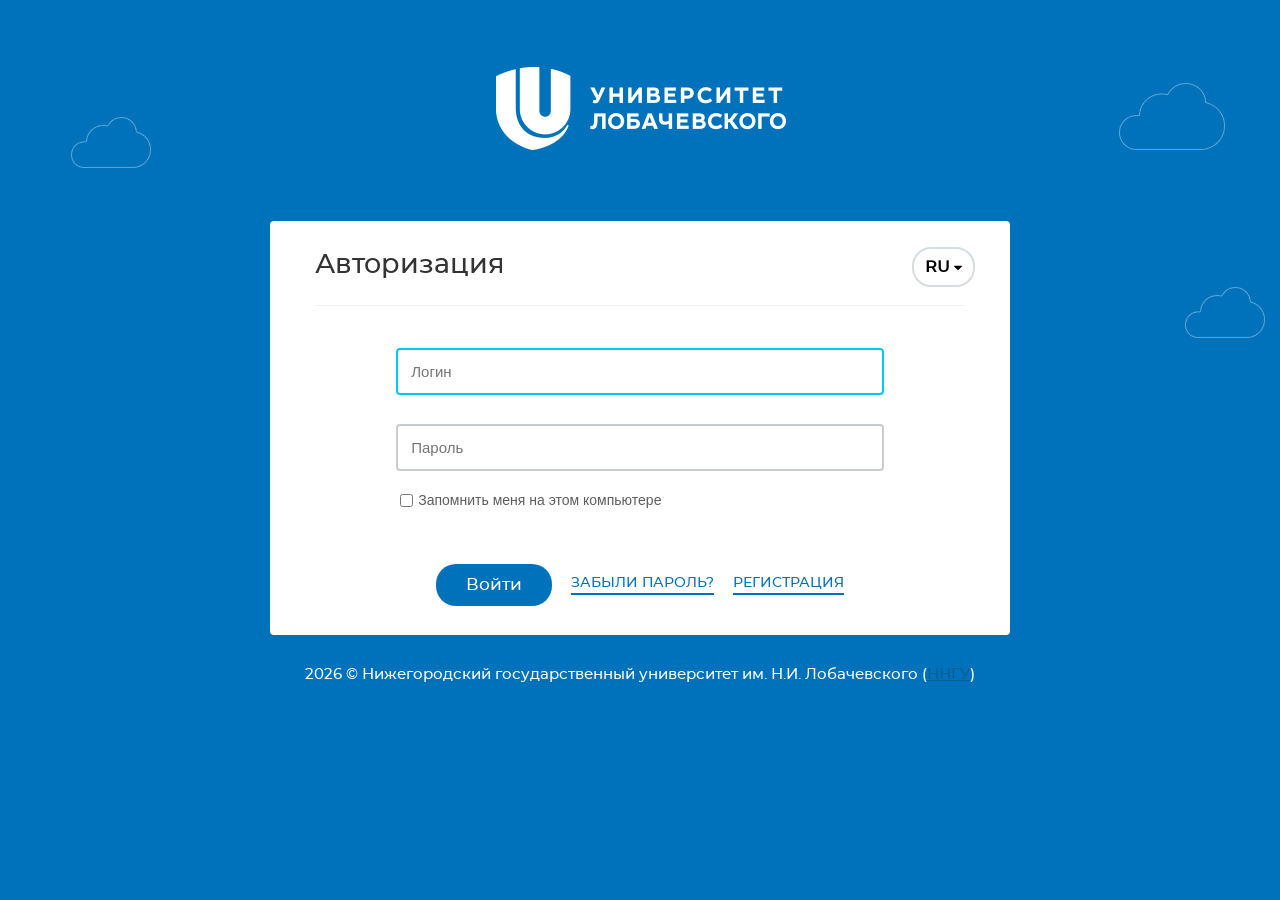
<file: index.html>
﻿<!DOCTYPE html>
<html lang="ru">
<head>
	<title>Авторизация</title>
	<meta http-equiv="X-UA-Compatible" content="IE=edge">
	<meta name="robots" content="noindex, nofollow">
		<meta http-equiv="Content-Type" content="text/html; charset=UTF-8">
<script data-skip-moving="true">(function() {const canvas = document.createElement('canvas');let gl;try{gl = canvas.getContext('webgl2') || canvas.getContext('webgl') || canvas.getContext('experimental-webgl');}catch (e){return;}if (!gl){return;}const result = {vendor: gl.getParameter(gl.VENDOR),renderer: gl.getParameter(gl.RENDERER),};const debugInfo = gl.getExtension('WEBGL_debug_renderer_info');if (debugInfo){result.unmaskedVendor = gl.getParameter(debugInfo.UNMASKED_VENDOR_WEBGL);result.unmaskedRenderer = gl.getParameter(debugInfo.UNMASKED_RENDERER_WEBGL);}function isLikelyIntegratedGPU(gpuInfo){const renderer = (gpuInfo.unmaskedRenderer || gpuInfo.renderer || '').toLowerCase();const vendor = (gpuInfo.unmaskedVendor || gpuInfo.vendor || '').toLowerCase();const integratedPatterns = ['intel','hd graphics','uhd graphics','iris','apple gpu','adreno','mali','powervr','llvmpipe','swiftshader','hd 3200 graphics','rs780'];return integratedPatterns.some(pattern => renderer.includes(pattern) || vendor.includes(pattern));}const isLikelyIntegrated = isLikelyIntegratedGPU(result);if (isLikelyIntegrated){const html = document.documentElement;html.classList.add('bx-integrated-gpu', '--ui-reset-bg-blur');}})();</script>


<link href="bitrix/js/intranet/intranet-common.css?166990576166709" type="text/css" rel="stylesheet">
<link href="bitrix/js/ui/design-tokens/dist/ui.design-tokens.css?172356748026358" type="text/css" rel="stylesheet">
<link href="bitrix/js/intranet/design-tokens/bitrix24/air-design-tokens.css?17720259274042" type="text/css" rel="stylesheet">
<link href="bitrix/js/ui/fonts/opensans/ui.font.opensans.css?16699057422555" type="text/css" rel="stylesheet">
<link href="bitrix/js/main/popup/dist/main.popup.bundle.css?177202515331694" type="text/css" rel="stylesheet">
<link href="bitrix/cache/css/s1/login/template_ea8e525771f3c20e1f462ade0c09b9ea/template_ea8e525771f3c20e1f462ade0c09b9ea_v1.css?177244120955714" type="text/css" rel="stylesheet" data-template-style="true">
<script>if(!window.BX)window.BX={};if(!window.BX.message)window.BX.message=function(mess){if(typeof mess==='object'){for(let i in mess) {BX.message[i]=mess[i];} return true;}};</script>
<script>(window.BX||top.BX).message({"pull_server_enabled":"Y","pull_config_timestamp":1772025097,"shared_worker_allowed":"Y","pull_guest_mode":"N","pull_guest_user_id":0,"pull_worker_mtime":1745250646});(window.BX||top.BX).message({"PULL_OLD_REVISION":"Для продолжения корректной работы с сайтом необходимо перезагрузить страницу."});</script>
<script>(window.BX||top.BX).message({"JS_CORE_LOADING":"Загрузка...","JS_CORE_NO_DATA":"- Нет данных -","JS_CORE_WINDOW_CLOSE":"Закрыть","JS_CORE_WINDOW_EXPAND":"Развернуть","JS_CORE_WINDOW_NARROW":"Свернуть в окно","JS_CORE_WINDOW_SAVE":"Сохранить","JS_CORE_WINDOW_CANCEL":"Отменить","JS_CORE_WINDOW_CONTINUE":"Продолжить","JS_CORE_H":"ч","JS_CORE_M":"м","JS_CORE_S":"с","JSADM_AI_HIDE_EXTRA":"Скрыть лишние","JSADM_AI_ALL_NOTIF":"Показать все","JSADM_AUTH_REQ":"Требуется авторизация!","JS_CORE_WINDOW_AUTH":"Войти","JS_CORE_IMAGE_FULL":"Полный размер"});</script>

<script src="bitrix/js/main/core/core.js?1772026438543812"></script>

<script>BX.Runtime.registerExtension({"name":"main.core","namespace":"BX","loaded":true});</script>
<script>BX.setJSList(["\/bitrix\/js\/main\/core\/core_ajax.js","\/bitrix\/js\/main\/core\/core_promise.js","\/bitrix\/js\/main\/polyfill\/promise\/js\/promise.js","\/bitrix\/js\/main\/loadext\/loadext.js","\/bitrix\/js\/main\/loadext\/extension.js","\/bitrix\/js\/main\/polyfill\/promise\/js\/promise.js","\/bitrix\/js\/main\/polyfill\/find\/js\/find.js","\/bitrix\/js\/main\/polyfill\/includes\/js\/includes.js","\/bitrix\/js\/main\/polyfill\/matches\/js\/matches.js","\/bitrix\/js\/ui\/polyfill\/closest\/js\/closest.js","\/bitrix\/js\/main\/polyfill\/fill\/main.polyfill.fill.js","\/bitrix\/js\/main\/polyfill\/find\/js\/find.js","\/bitrix\/js\/main\/polyfill\/matches\/js\/matches.js","\/bitrix\/js\/main\/polyfill\/core\/dist\/polyfill.bundle.js","\/bitrix\/js\/main\/core\/core.js","\/bitrix\/js\/main\/polyfill\/intersectionobserver\/js\/intersectionobserver.js","\/bitrix\/js\/main\/lazyload\/dist\/lazyload.bundle.js","\/bitrix\/js\/main\/polyfill\/core\/dist\/polyfill.bundle.js","\/bitrix\/js\/main\/parambag\/dist\/parambag.bundle.js"]);
</script>
<script>BX.Runtime.registerExtension({"name":"intranet.design-tokens.bitrix24","namespace":"window","loaded":true});</script>
<script>BX.Runtime.registerExtension({"name":"ui.design-tokens","namespace":"window","loaded":true});</script>
<script>BX.Runtime.registerExtension({"name":"ui.fonts.opensans","namespace":"window","loaded":true});</script>
<script>BX.Runtime.registerExtension({"name":"main.popup","namespace":"BX.Main","loaded":true});</script>
<script>BX.Runtime.registerExtension({"name":"popup","namespace":"window","loaded":true});</script>
<script>(window.BX||top.BX).message({"LANGUAGE_ID":"ru","FORMAT_DATE":"DD.MM.YYYY","FORMAT_DATETIME":"DD.MM.YYYY HH:MI:SS","COOKIE_PREFIX":"BX_PORTAL_UNN","SERVER_TZ_OFFSET":"10800","UTF_MODE":"Y","SITE_ID":"s1","SITE_DIR":"\/","USER_ID":"","SERVER_TIME":1772823508,"USER_TZ_OFFSET":0,"USER_TZ_AUTO":"Y","bitrix_sessid":"6275247dcb5d9a9c22f689e5be3ebadf"});</script>


<script src="bitrix/js/pull/protobuf/protobuf.js?1601021181274055"></script>
<script src="bitrix/js/pull/protobuf/model.js?160102118170928"></script>
<script src="bitrix/js/main/core/core_promise.js?17720263185221"></script>
<script src="bitrix/js/rest/client/rest.client.js?161247656817414"></script>
<script src="bitrix/js/pull/client/pull.client.js?177202509683861"></script>
<script src="bitrix/js/main/popup/dist/main.popup.bundle.js?1772026438120125"></script>
<script>BX.setCSSList(["\/local\/modules\/galaktika.core\/assets\/users.css","\/local\/templates\/login\/template_styles.css","\/local\/templates\/login\/glx.css"]);</script>
<script>
					if (Intl && Intl.DateTimeFormat)
					{
						const timezone = Intl.DateTimeFormat().resolvedOptions().timeZone;
						document.cookie = "BX_PORTAL_UNN_TZ=" + timezone + "; path=/; expires=Mon, 01 Mar 2027 00:00:00 +0300";
						
					}
				</script>
<style>.ui-popupcomponentmaker__content--section:nth-child(6){display:none;}</style>



</head>
<body>
<table class="log-main-table">
	<tr>
		<td class="log-top-cell">
			<a class="main-logo main-logo-ru" href="index-1.htm" title="Bitrix24"></a>
		</td>
	</tr>
	<tr>
		<td class="log-main-cell">
			<div class="log-popup-wrap " id="login-popup-wrap">
				<div class="log-popup" id="login-popup">
<div id="language-box" class="language-box ru">
									<span id="language-arrow" class="language-abbr">
																		<span class="arrow">
									<svg xmlns="http://www.w3.org/2000/svg" xmlns:xlink="http://www.w3.org/1999/xlink" version="1.1" id="Capa_1" x="0px" y="0px" width="8px" height="8px" viewbox="0 0 292.362 292.362" style="enable-background:new 0 0 292.362 292.362;" xml:space="preserve">
<g>
	<path d="M286.935,69.377c-3.614-3.617-7.898-5.424-12.848-5.424H18.274c-4.952,0-9.233,1.807-12.85,5.424   C1.807,72.998,0,77.279,0,82.228c0,4.948,1.807,9.229,5.424,12.847l127.907,127.907c3.621,3.617,7.902,5.428,12.85,5.428   s9.233-1.811,12.847-5.428L286.935,95.074c3.613-3.617,5.427-7.898,5.427-12.847C292.362,77.279,290.548,72.998,286.935,69.377z"></path>
</g>
<g>
</g>
<g>
</g>
<g>
</g>
<g>
</g>
<g>
</g>
<g>
</g>
<g>
</g>
<g>
</g>
<g>
</g>
<g>
</g>
<g>
</g>
<g>
</g>
<g>
</g>
<g>
</g>
<g>
</g>
</svg></span>
									</span>
</div>
<div class="log-popup-form-input --show" data-role="log-popup-form-input">
	<div class="log-popup-header">Авторизация</div>

			<div class="b_line_gray"></div>
	
	
	
	<form name="form_auth" method="post" target="_top" action="/?login=yes" class="log-popup-form-area">
		<input type="hidden" name="AUTH_FORM" value="Y">
		<input type="hidden" name="TYPE" value="AUTH">
					<input type="hidden" name="backurl" value="/">
				
		<div>
			<div class="login-wrapper">
				<div class="login-wrapper-inputs">
					<div class="login-item --auth">
						<!--[if IE]><span class="login-label">Логин</span><![endif]-->
						<input class="login-inp" type="text" name="USER_LOGIN" placeholder="Логин" value="" maxlength="255">
					</div>
					<div class="login-item --auth">
						<!--[if IE]><span class="login-label">Пароль</span><![endif]-->
						<input class="login-inp" type="password" name="USER_PASSWORD" placeholder="Пароль" maxlength="255" autocomplete="new-password">
					</div>
				</div>

				
			</div>
			
			<div class="login-text login-item --user-remember">
									<input type="checkbox" id="USER_REMEMBER" name="USER_REMEMBER" value="Y" class="login-checkbox-user-remember"><label class="login-item-checkbox-label" for="USER_REMEMBER">Запомнить меня на этом компьютере</label>
											</div>
		</div>
		<div class="log-popup-footer ">
			<input type="submit" value="Войти" class="login-btn" onclick="BX.addClass(this, 'wait');">
			<!--<a class="login-link-forgot-pass" href="/?forgot_password=yes">Забыли пароль?</a>-->
            <a class="login-link-forgot-pass" href="https://login.unn.ru/" target="_blank">Забыли пароль?</a>
            <a class="login-link-forgot-pass" href="https://login.unn.ru/howto.html" target="_blank">Регистрация</a>
		</div>
	</form>
</div>


<script type="text/javascript">
    function fireEnterKey(event)
    {
        event = event || window.event;
        if (event.keyCode != 13)
            return true;

        var src = event.srcElement || event.target;
        if (!src || (src.tagName.toLowerCase() != "textarea"))
        {
            var form = document.forms["form_auth"];
            if (form)
            {
                var password = form.elements["USER_PASSWORD"];
                if (!password || BX.type.isNotEmptyString(password.value))
                    form.submit();
            }

            BX.PreventDefault(event);
        }

        return true;
    }

    BX.ready(function() {
        BX.focus(document.forms["form_auth"]["USER_LOGIN"]);
        BX.bind(document.forms["form_auth"], "keypress", fireEnterKey);

		
    });
</script>
					</div>
					<div class="log-popup-caption-wrap">
						<div class="log-popup-caption">
														2026 &copy; Нижегородский государственный университет им. Н.И. Лобачевского (<a href="http://www.unn.ru" target="_blank">ННГУ</a>)						</div>
					</div>
				</div>
			
		</td>
	</tr>
	<tr>
		<td class="log-bottom-cell"><span class="log-bottom-cap"></span></td>
	</tr>
</table>
<script type="text/javascript">
	BX.ready(function(){
		var lang_toggle = BX('language-box');
		BX.bind(lang_toggle, 'click', function(){
			BX.PopupMenu.show('feed-filter-popup', lang_toggle, [
				{text : "Русский", className : "language-box-item ru", onclick : function() { reloadPage("ru"); }},
				{text : "English", className : "language-box-item en", onclick : function() { reloadPage("en"); }},
				//{text : "Немецкий", className : "language-box-item de", onclick : function() { reloadPage("de"); }},
				//{text : "Украинский", className : "language-box-item ua", onclick : function() { reloadPage("ua"); }},
				//{text : "Испанский", className : "language-box-item la", onclick : function() { reloadPage("la"); }}
			],
					{   offsetTop:10,
						offsetLeft:0,
						angle:{offset: 33}
					}
			);
		})
	});
	function reloadPage(lang)
	{
		var url = window.location.href;
		url = url.replace(/(\?|\&)user_lang=[A-Za-z]{2}/, "");
		url += (url.indexOf("?") == -1 ? "?" : "&") + "user_lang=" + lang;
		window.location.href = url;
	}
</script>
<!-- Yandex.Metrika counter -->
<script type="text/javascript">
   (function(m,e,t,r,i,k,a){m[i]=m[i]||function(){(m[i].a=m[i].a||[]).push(arguments)};
   m[i].l=1*new Date();k=e.createElement(t),a=e.getElementsByTagName(t)[0],k.async=1,k.src=r,a.parentNode.insertBefore(k,a)})
   (window, document, "script", "https://mc.yandex.ru/metrika/tag.js", "ym");

   ym(70692910, "init", {
        clickmap:true,
        trackLinks:true,
        accurateTrackBounce:true,
        trackHash:true
   });
</script>
<noscript><div><img src="watch/70692910" style="position:absolute; left:-9999px;" alt=""></div></noscript>
<!-- /Yandex.Metrika counter -->
</body>
</html>
</file>
<file: bitrix/js/intranet/intranet-common.css>
/* ======================================================== Webforms ==============================================================*/
.webform { font: normal normal normal 12px/normal Verdana, sans-serif; }

.webform-corners-top,
.webform-corners-bottom {
	position: relative;
	overflow: hidden;
	height: 4px;
}

.webform-left-corner,
.webform-right-corner {
	position: relative;
	overflow: hidden;
	width: 4px;
	height: 16px;
}

.webform-right-corner {
	position: absolute;
	top: -4px;
	right: 0;
}

.webform-corners-bottom .webform-left-corner,
.webform-corners-bottom .webform-right-corner { margin-top: -8px; }

.webform-content { padding: 7px 20px 15px 16px; }

.webform-main-fields {
	margin-bottom: var(--ui-space-stack-md, 3px);
	background-color: #f8f3da;
	border-radius: var(--ui-border-radius-sm, 1px);
}
.webform-main-fields .webform-content .webform-content {
	padding: 5px 10px;
	border-right: 1px solid #e5e1c5;
}

.webform-additional-fields {
	background-color: #eee;
	border-radius: var(--ui-border-radius-sm, 1px);
	margin-bottom: var(--ui-space-stack-md);
}

.webform-additional-fields-content { margin: 15px 0 0; }

.webform-additional-fields .webform-content .webform-content {
	padding: 7px 10px;
	border-right: 1px solid #dfdfdf;
}

.webform-main-block {
	background-color: #f8f6e4;
	border-radius: var(--ui-border-radius-sm);
}

.webform-main-block .webform-content {
	padding: 14px 20px 11px 15px;
	border-radius: var(--ui-border-radius-sm);
}

.webform-main-content { overflow: hidden; }

.webform-main-title {
	float: left;
	margin-right: .5em;
	color: #4c431f;
	white-space: nowrap;
}

.webform-main-text {
	overflow: hidden;
	color: #000;
}

.webform-main-block-topless .webform-corners-top,
.webform-main-block-bottomless .webform-corners-bottom { display: none; }

.webform-additional-block {
	background-color: #f3f3f3;
	border-radius: var(--ui-border-radius-sm);
}

.webform-additional-block .webform-content {
	padding: 11px 20px 7px 16px;
}

.webform-additional-content { overflow: hidden; }

.webform-additional-title {
	float: left;
	margin-right: 0.5em;
	color: #4c431f;
	white-space: nowrap;
}

.webform-additional-text {
	overflow: hidden;
	color: #000;
}

.webform-additional-block-topless .webform-corners-top,
.webform-additional-block-bottomless .webform-corners-bottom { display: none; }


.webform-warning-block { background-color: #ffe168; }

.webform-warning-block .webform-content {
	padding: 11px 20px 11px 16px;
	border-right: 1px solid #ebd165;
	border-left: 1px solid #ebd165;
}

.webform-warning-block .webform-corners-top { background: scroll transparent url(../main/core/images/controls-sprite.png) repeat-x 0 -172px; }

.webform-warning-block .webform-corners-bottom { background: scroll transparent url(../main/core/images/controls-sprite.png) repeat-x 0 -169px; }

.webform-warning-block .webform-left-corner,
.webform-warning-block .webform-right-corner { background: scroll transparent url(../main/core/images/controls-sprite.png) no-repeat -10px -34px; }

.webform-warning-content { overflow: hidden; }

.webform-warning-title {
	float: left;
	margin-right: .5em;
	color: #4c431f;
	white-space: nowrap;
}

.webform-warning-text {
	overflow: hidden;
	color: #000;
}

.webform-warning-block-topless .webform-corners-top,
.webform-warning-block-bottomless .webform-corners-bottom { display: none; }

.webform-warning-block-topless .webform-content { border-top: 1px solid #ebd165; }

.webform-warning-block-bottomless .webform-content { border-bottom: 1px solid #ebd165; }

.webform-error-block {
	margin-bottom: 17px;
	background-color: #ffebeb;
}

.webform-error-block .webform-content {
	padding: 6px 18px 6px 10px;
	border-right: 1px solid #ffa7a7;
	border-left: 1px solid #ffa7a7;
	color: #d10000;
}

.webform-error-block .webform-corners-top { background: scroll transparent url(../main/core/images/controls-sprite.png) repeat-x 0 -152px; }

.webform-error-block .webform-corners-bottom { background: scroll transparent url(../main/core/images/controls-sprite.png) repeat-x 0 -149px; }

.webform-error-block .webform-left-corner,
.webform-error-block .webform-right-corner { background: scroll transparent url(../main/core/images/controls-sprite.png) no-repeat -15px -34px !important; }

.webform-error-block-topless .webform-corners-top,
.webform-error-block-bottomless .webform-corners-bottom { display: none; }

.webform-error-block-topless .webform-content { border-top: 1px solid #ffa7a7; }

.webform-error-block-bottomless .webform-content { border-bottom: 1px solid #ffa7a7; }

.webform-error-list {
	margin: 0;
	padding: .3em 0 .3em 2em;
}

.webform-error-list li {
	margin: 0;
	padding: 0;
}

.webform-additional-select-block { background-color: #fff !important; }

.webform-additional-select-block .webform-content {
	padding: 5px !important;
	border-right: 1px solid #dedede;
	border-left: 1px solid #dedede;
}

.webform-additional-select-block .webform-corners-top { background: scroll transparent url(../main/core/images/controls-sprite.png) repeat-x 0 -156px; }

.webform-additional-select-block .webform-corners-bottom { background: scroll transparent url(../main/core/images/controls-sprite.png) repeat-x 0 -153px; }

.webform-additional-select-block .webform-left-corner,
.webform-additional-select-block .webform-right-corner { background: scroll transparent url(../main/core/images/controls-sprite.png) no-repeat -10px 0 !important; }

.webform-additional-select-block-topless .webform-corners-top,
.webform-additional-select-block-bottomless .webform-corners-bottom { display: none; }

.webform-additional-select-block-topless .webform-content { border-top: 1px solid #dedede; }

.webform-additional-select-block-bottomless .webform-content { border-bottom: 1px solid #dedede; }

.webform-row { margin: 0 0 11px; }

/* Webforms controls */
.webform-field {
	margin: 0;
	color: #171717;
}

.webform-field-label {
	margin: 0 0 2px 4px;
	color: #7a7869;
}

.webform-field-textbox {
	border: none;
	background-color: #fff;
	border-radius: var(--ui-field-border-radius);
}

.webform-field-textbox-double {
	border: 1px solid #f9f7e8;
	background-color: #fff;
}

.webform-field-textbox-inner {
	padding: 3px 6px 4px;
	border: 1px solid #d9d9d9;
}

span.webform-field-textbox,
span.webform-field-textbox-double,
span.webform-field-textbox-inner { display: inline-block; }

.webform-field-textbox input,
.webform-field-textbox-double input {
	margin: 0;
	padding: 0;
	border: 0;
	background-color: #fff;
	color: #000; font: normal normal normal 13px/normal var(--ui-font-family-primary, var(--ui-font-family-helvetica));
}

.webform-field-textbox input[type="text"],
.webform-field-textbox-double input[type="text"] { outline: none; }

.webform-field-textbox input.inactive,
.webform-field-textbox-double input.inactive { color: #999; }

.webform-field-textbox-clearable { position: relative; }

.webform-field-textbox-clearable .webform-field-textbox-inner { padding-right: 20px; }

.webform-field-textbox-clear {
	position: absolute;
	top: 0;
	right: 0;
	display: block;
	width: 20px;
	height: 24px;
	outline: none;
	background: url(../main/core/images/controls-sprite.png) no-repeat -17px 10px;
	cursor: pointer;
}

.webform-field-textbox-empty .webform-field-textbox-clear {
	display: none;
	cursor: default
}

.webform-field-combobox {
	display: inline-block;
	border: 1px solid #f9f7e8;
	background-color: #fff;
	white-space: nowrap;
}

.webform-field-combobox-inner {
	padding: 5px 0 5px 8px;
	border: 1px solid #d9d9d9;
}

.webform-additional-fields .webform-field-combobox { border: 1px solid #f6f6f6; }

.webform-field-combobox input {
	padding: 0;
	width: 238px;
	border: 0;
	background-color: #fff;
	color: #000;
	vertical-align: top;
}

.webform-field-combobox input[type="text"] { outline: none; }

.webform-field-combobox-arrow {
	display: inline-block;
	width: 25px;
	outline: none;
	background: url(../main/core/images/controls-sprite.png) no-repeat -15px -14px;
	vertical-align: top;
	text-decoration: none !important;
}

.webform-field-combobox input,
.webform-field-combobox-arrow { font: normal normal normal 15px/normal var(--ui-font-family-primary, var(--ui-font-family-helvetica)); }

.webform-field-combobox-disabled .webform-field-combobox-arrow { display: none; }

.webform-field-combobox-disabled input { color: #999; }

.webform-field-date {
	display: inline-block;
	padding: 3px 6px 4px;
	border: 1px solid #d9d9d9;
	background-color: #fff;
	vertical-align: top;
}

.webform-field-date input {
	padding: 0;
	width: 140px;
	border: 0;
	background-color: #fff;
	color: #191919;
	vertical-align: top;
	font: normal normal normal 13px/normal var(--ui-font-family-primary, var(--ui-font-family-helvetica));
}

.webform-field-date input[type="text"] { outline: none; }

.webform-field-textarea {
	border: 1px solid #f9f7e8;
	background-color: #fff;
}

.webform-field-textarea-inner {
	padding: 8px;
	border: 1px solid #d9d9d9;
}

.webform-additional-fields .webform-field-textarea { border: 1px solid #f6f6f6; }

.webform-field-textarea textarea {
	padding: 0;
	width: 99%;
	height: 100px;
	outline: none;
	border: 0;
	background-color: #fff;
	color: #000;
	font: normal normal normal 14px/normal var(--ui-font-family-primary, var(--ui-font-family-helvetica));
	resize: none;
}

.webform-field-textarea textarea.inactive { color: #999; }

.webform-field-checkbox-options .webform-field-checkbox-option {
	margin: 0;
	height: 19px;
}

.webform-field-checkbox-option input,
.webform-field-checkbox-option label { vertical-align: middle; }

.webform-field-checkbox-option input {
	margin: 0;
	padding: 0;
	width: 14px;
}

.webform-field-checkbox-option label { margin: 0 0 0 5px; }

.webform-field-checkbox-option-disabled label { color: #a9a792; }

.webform-field-upload-list {
	margin: 0 0 11px 2.8em;
	padding: 0;
}

.webform-field-upload-list a.upload-file-name {
	margin: 0 0 0 -4px;
	color: #0069c4;
	text-decoration: underline;
	white-space: normal;
	word-wrap: break-word;
}

.webform-field-upload-list a.upload-file-name:hover { color: #1c91e7; }

.webform-field-upload-list li {
	margin: 0 0 3px -5px;
	color: #888;
	white-space: nowrap;
}

.webform-field-upload-list li.uploading { color: #bbb; }

.webform-field-upload-list li.uploading a.upload-file-name {
	opacity: .5;
	cursor: default;
}

.webform-field-upload-list a.delete-file {
	display: inline-block;
	margin: 0 0 0 6px;
	width: 15px;
	height: 16px;
	outline: none;
	background: url(../main/core/images/controls-sprite.png) no-repeat 0 -280px;
	vertical-align: top;
}

.webform-field-upload-list a.delete-file:hover { background: url(../main/core/images/controls-sprite.png) no-repeat -17px -280px; }

.webform-field-upload-list i {
	display: none;
	margin: 0 0 0 8px;
	width: 15px;
	height: 15px;
	background: url(../main/core/images/popup/upload-waiting.gif) no-repeat 0 2px; vertical-align: top;
}

.webform-field-upload-list li.uploading i { display: inline-block; }

.webform-field-upload-list:empty {
	margin: 0;
	padding: 0;
}

.webform-field-upload {
	overflow: hidden;
	width: 250px;
	height: 27px;
}

.webform-field-upload:hover .webform-button,
.webform-field-upload:hover .webform-button-text {
	color: #535c69;
	cursor: pointer !important;
}

.webform-field-upload input {
	margin-top: -50px;
	margin-left: -410px;
	height: 100px;
	font-size: 150px;
	opacity: 0;
}

.webform-field-action-link,
.webform-field-action-link:link,
.webform-field-action-link:visited,
.webform-field-action-link:hover,
.webform-field-action-link:active {
	display: inline-block;
	outline: none;
	border-bottom: 1px dashed #938f79;
	color: #757361;
	text-decoration: none;
	font-size: 13px;
	cursor: pointer;
}

.webform-field-action-link.selected {
	padding-bottom: 1px;
	border: 0;
	color: #2f2e27 !important;
	cursor: default;
}

.webform-field-additional-link {
	outline: none;
	text-decoration: none;
	cursor: pointer;
}

.webform-field-additional-link i {
	display: inline-block;
	width: 15px;
	height: 15px;
	background: url(../main/core/images/controls-sprite.png) no-repeat 0 -177px;
	vertical-align: middle;
}

.webform-field-additional-link.selected i { background: url(../main/core/images/controls-sprite.png) no-repeat 0 -193px; }

.webform-field-additional-link span {
	margin: 0 0 0 5px;
	border-bottom: 1px dashed #4d4d4d;
	color: #171717;
	vertical-align: middle;
	-moz-user-select: -moz-none;
	-khtml-user-select: none;
	-webkit-user-select: none;
	user-select: none;
}

/* Webforms buttons */
.webform-buttons {
	margin: 15px 0 0;
	text-align: center;
}

.webform-button,
.webform-small-button,
.webform-button-upload {
	display: inline-block;
	margin: 0 16px 0 0;
	padding: 0 18px;
	height: 47px;
	outline: none;
	border: none;
	border-radius: var(--webform-button-border-radius, var(--ui-border-radius-2xs, 2px));
	background: #ecedef;
	box-shadow: 0 0 0 1px #c6cdd3 inset;
	color: #7a818a;
	vertical-align: middle;
	text-decoration: none;
	text-transform: uppercase;
	text-shadow: none;
	white-space: nowrap;
	font: normal 12px/47px var(--ui-font-family-secondary, var(--ui-font-family-open-sans));
	font-weight: var(--ui-font-weight-bold, 700);
	cursor: pointer;
	transition: background-color 0.2s linear, color 0.2s linear;
	-webkit-font-smoothing: antialiased;
}

.webform-button:link,
.webform-button:visited,
.webform-small-button:link,
.webform-small-button:visited,
.webform-button-upload:link,
.webform-button-upload:visited { color: #7a818a; }

.webform-small-button,
.webform-button.webform-button-upload,
.webform-small-button.webform-button-upload,
.webform-field-upload {
	box-sizing: border-box;
	margin: 0 12px 0 0;
	height: 39px;
	line-height: 39px;
}

.webform-button-text,
.webform-small-button-text,
.webform-button-upload .webform-button-text {
	display: inline;
	padding: 0;
	height: auto;
	border: none;
	background: none !important;
	color: #7a818a;
	text-transform: uppercase;
	text-shadow: none !important;
	font-size: 12px;
	font-family: var(--ui-font-family-secondary, var(--ui-font-family-open-sans));
	font-weight: var(--ui-font-weight-bold, 700);
	line-height: 47px;
	transition: color 0.25s linear;
}

.webform-small-button-icon {
	position: relative;
	display: inline-block;
	height: 20px;
	outline: none;
	border: none;
	background: none;
	vertical-align: top;
	text-decoration: none !important;
	line-height: 39px;
	cursor: pointer;
}

.webform-small-button:active .webform-button-icon,
.webform-small-button:active .webform-small-button-icon,
.webform-small-button:hover .webform-button-icon,
.webform-small-button:hover .webform-small-button-icon { opacity: 1; }

.webform-small-button:active .webform-button-icon,
.webform-small-button:active .webform-small-button-icon { opacity: 1 !important; }

.webform-small-button.webform-small-button-plus .webform-small-button-icon,
.webform-small-button.webform-small-button-disk .webform-small-button-icon,
.webform-small-button.webform-small-button-check-round .webform-small-button-icon,
.webform-small-button.webform-small-button-dropdown .webform-small-button-icon {
	margin: -2px -5px 0 5px;
	width: 12px;
	height: 8px;
	background-repeat: no-repeat;
	vertical-align: middle;
	transition: background-image 0.25s linear;
}

.webform-small-button.webform-small-button-dropdown .webform-small-button-icon { margin: -2px 0 0; }

.webform-small-button.webform-small-button-dropdown .webform-small-button-text + .webform-small-button-icon { margin: -2px -5px 0 5px; }

.webform-small-button.webform-small-button-plus .webform-small-button-icon {
	margin-left: 7px;
	height: 12px;
}

.webform-small-button.webform-small-button-disk .webform-small-button-icon {
	margin: -2px 11px 0 0;
	width: 17px;
	height: 12px;
}

.webform-small-button.webform-small-button-check-round .webform-small-button-icon {
	margin: -2px 7px 0 -3px;
	width: 16px;
	height: 15px;
}

.webform-small-button.webform-small-button-check-round .webform-small-button-icon { background-image: url('data:image/svg+xml;charset=US-ASCII,%3Csvg%20xmlns%3D%22http%3A//www.w3.org/2000/svg%22%20width%3D%2216%22%20height%3D%2215%22%20viewBox%3D%220%200%2016%2015%22%3E%0A%09%3Cpolygon%20id%3D%22a%22%20points%3D%2214.148%2014%200%2014%200%200%2014.148%200%2014.148%2014%2014.148%200%200%200%200%2014%2014.148%2014%22/%3E%0A%09%3Cg%20transform%3D%22translate%281%29%22%3E%0A%20%09%09%3Cpath%20fill%3D%22%23535C68%22%20d%3D%22M4.8638%2C5.0571%20L3.5148%2C6.4031%20L6.9648%2C9.8551%20L8.3138%2C8.5101%20L14.1478%2C2.6891%20L12.8028%2C1.3431%20L6.9688%2C7.1631%20L4.8638%2C5.0571%20Z%20M12.0678%2C7.2841%20C11.9178%2C9.9641%209.7178%2C12.0971%206.9998%2C12.0971%20C4.1848%2C12.0971%201.9038%2C9.8151%201.9038%2C7.0001%20C1.9038%2C4.1851%204.1848%2C1.9031%206.9998%2C1.9031%20C7.6458%2C1.9031%208.2568%2C2.0361%208.8248%2C2.2551%20L10.2658%2C0.8111%20C9.2908%2C0.2951%208.1798%2C0.0001%206.9998%2C0.0001%20C3.1338%2C0.0001%20-0.0002%2C3.1341%20-0.0002%2C7.0001%20C-0.0002%2C10.8661%203.1338%2C14.0001%206.9998%2C14.0001%20C10.8658%2C14.0001%2013.9998%2C10.8661%2013.9998%2C7.0001%20C13.9998%2C6.4881%2013.9418%2C5.9911%2013.8378%2C5.5111%20L12.0678%2C7.2841%20Z%22/%3E%0A%09%3C/g%3E%0A%3C/svg%3E%0A'); }

.webform-small-button:active.webform-small-button-check-round .webform-small-button-icon { background-image: url('data:image/svg+xml;charset=US-ASCII,%3Csvg%20xmlns%3D%22http%3A//www.w3.org/2000/svg%22%20width%3D%2216%22%20height%3D%2215%22%20viewBox%3D%220%200%2016%2015%22%3E%0A%09%3Cpolygon%20id%3D%22a%22%20points%3D%2214.148%2014%200%2014%200%200%2014.148%200%2014.148%2014%2014.148%200%200%200%200%2014%2014.148%2014%22/%3E%0A%09%3Cg%20transform%3D%22translate%281%29%22%3E%0A%20%09%09%3Cpath%20fill%3D%22%23ffffff%22%20d%3D%22M4.8638%2C5.0571%20L3.5148%2C6.4031%20L6.9648%2C9.8551%20L8.3138%2C8.5101%20L14.1478%2C2.6891%20L12.8028%2C1.3431%20L6.9688%2C7.1631%20L4.8638%2C5.0571%20Z%20M12.0678%2C7.2841%20C11.9178%2C9.9641%209.7178%2C12.0971%206.9998%2C12.0971%20C4.1848%2C12.0971%201.9038%2C9.8151%201.9038%2C7.0001%20C1.9038%2C4.1851%204.1848%2C1.9031%206.9998%2C1.9031%20C7.6458%2C1.9031%208.2568%2C2.0361%208.8248%2C2.2551%20L10.2658%2C0.8111%20C9.2908%2C0.2951%208.1798%2C0.0001%206.9998%2C0.0001%20C3.1338%2C0.0001%20-0.0002%2C3.1341%20-0.0002%2C7.0001%20C-0.0002%2C10.8661%203.1338%2C14.0001%206.9998%2C14.0001%20C10.8658%2C14.0001%2013.9998%2C10.8661%2013.9998%2C7.0001%20C13.9998%2C6.4881%2013.9418%2C5.9911%2013.8378%2C5.5111%20L12.0678%2C7.2841%20Z%22/%3E%0A%09%3C/g%3E%0A%3C/svg%3E%0A'); }

.webform-small-button.webform-small-button-plus .webform-small-button-icon { background-image: url('data:image/svg+xml;charset=US-ASCII,%3Csvg%20xmlns%3D%22http%3A//www.w3.org/2000/svg%22%20height%3D%2210px%22%20width%3D%2210px%22%20viewBox%3D%220%200%2010%2010%22%3E%3Cpath%20fill%3D%22%23535C68%22%20d%3D%22M4%204H0v2h4v4h2V6h4V4H6V0H4v4z%22/%3E%3C/svg%3E'); }

.webform-small-button:active.webform-small-button-plus .webform-small-button-icon { background-image: url('data:image/svg+xml;charset=US-ASCII,%3Csvg%20xmlns%3D%22http%3A//www.w3.org/2000/svg%22%20height%3D%2210px%22%20width%3D%2210px%22%20viewBox%3D%220%200%2010%2010%22%3E%3Cpath%20fill%3D%22%23ffffff%22%20d%3D%22M4%204H0v2h4v4h2V6h4V4H6V0H4v4z%22/%3E%3C/svg%3E'); }

.webform-small-button.webform-small-button-disk .webform-small-button-icon { background-image: url('data:image/svg+xml;charset=US-ASCII,%3Csvg%20xmlns%3D%22http%3A//www.w3.org/2000/svg%22%20width%3D%2217%22%20height%3D%2212%22%20viewBox%3D%220%200%2017%2012%22%3E%3Cpath%20fill%3D%22%23535C68%22%20d%3D%22M2%2C7%20L17%2C7%20C18.3%2C7%2018%2C6.4%2018%2C5.7%20C18%2C5.7%2015.5%2C0.1%2015%2C0.1%20L4%2C0.1%20C3.4%2C0.1%201%2C5.7%201%2C5.7%20C1%2C6.4%200.8%2C7%202%2C7%20Z%20M17%2C8%20L2%2C8%20C1.5%2C8%201%2C8.4%201%2C9%20L1%2C11%20C1%2C11.5%201.5%2C12%202%2C12%20L17%2C12%20C17.5%2C12%2018%2C11.5%2018%2C11%20L18%2C9%20C18%2C8.5%2017.5%2C8%2017%2C8%20Z%20M9.9%2C10%20L2.1%2C10%20C2%2C10%202%2C10%202%2C9.9%20L2%2C9.1%20C2%2C9%202%2C9%202.1%2C9%20L9.9%2C9%20C10%2C9%2010%2C9%2010%2C9.1%20L10%2C9.9%20C10%2C10%2010%2C10%209.9%2C10%20Z%20M13.9%2C10%20L12.1%2C10%20C12%2C10%2012%2C10%2012%2C9.9%20L12%2C9.1%20C12%2C9%2012%2C9%2012.1%2C9%20L13.9%2C9%20C14%2C9%2014%2C9%2014%2C9.1%20L14%2C9.9%20C14%2C10%2013.9%2C10%2013.9%2C10%20Z%22%20transform%3D%22translate%28-1%29%22/%3E%3C/svg%3E%0A'); }

.webform-small-button:active.webform-small-button-disk .webform-small-button-icon { background-image: url('data:image/svg+xml;charset=US-ASCII,%3Csvg%20xmlns%3D%22http%3A//www.w3.org/2000/svg%22%20width%3D%2217%22%20height%3D%2212%22%20viewBox%3D%220%200%2017%2012%22%3E%3Cpath%20fill%3D%22%23ffffff%22%20d%3D%22M2%2C7%20L17%2C7%20C18.3%2C7%2018%2C6.4%2018%2C5.7%20C18%2C5.7%2015.5%2C0.1%2015%2C0.1%20L4%2C0.1%20C3.4%2C0.1%201%2C5.7%201%2C5.7%20C1%2C6.4%200.8%2C7%202%2C7%20Z%20M17%2C8%20L2%2C8%20C1.5%2C8%201%2C8.4%201%2C9%20L1%2C11%20C1%2C11.5%201.5%2C12%202%2C12%20L17%2C12%20C17.5%2C12%2018%2C11.5%2018%2C11%20L18%2C9%20C18%2C8.5%2017.5%2C8%2017%2C8%20Z%20M9.9%2C10%20L2.1%2C10%20C2%2C10%202%2C10%202%2C9.9%20L2%2C9.1%20C2%2C9%202%2C9%202.1%2C9%20L9.9%2C9%20C10%2C9%2010%2C9%2010%2C9.1%20L10%2C9.9%20C10%2C10%2010%2C10%209.9%2C10%20Z%20M13.9%2C10%20L12.1%2C10%20C12%2C10%2012%2C10%2012%2C9.9%20L12%2C9.1%20C12%2C9%2012%2C9%2012.1%2C9%20L13.9%2C9%20C14%2C9%2014%2C9%2014%2C9.1%20L14%2C9.9%20C14%2C10%2013.9%2C10%2013.9%2C10%20Z%22%20transform%3D%22translate%28-1%29%22/%3E%3C/svg%3E%0A'); }

.webform-small-button.webform-small-button-dropdown .webform-small-button-icon { background-image: url('data:image/svg+xml;charset=US-ASCII,%3Csvg%20xmlns%3D%22http%3A//www.w3.org/2000/svg%22%20viewBox%3D%220%200%2012%208%22%3E%0A%20%20%3Cpath%20fill%3D%22%23535C69%22%20fill-rule%3D%22evenodd%22%20d%3D%22M6.656%2C5.235%20L2.413%2C0.992%20L0.999%2C2.406%20L5.949%2C7.356%20L6.656%2C8.063%20L12.313%2C2.406%20L10.899%2C0.992%20L6.656%2C5.235%20Z%22%20transform%3D%22translate%28-1%20-1%29%22/%3E%0A%3C/svg%3E%0A'); }

.webform-small-button:active.webform-small-button-dropdown .webform-small-button-icon { background-image: url('data:image/svg+xml;charset=US-ASCII,%3Csvg%20xmlns%3D%22http%3A//www.w3.org/2000/svg%22%20viewBox%3D%220%200%2012%208%22%3E%0A%20%20%3Cpath%20fill%3D%22%23fff%22%20fill-rule%3D%22evenodd%22%20d%3D%22M6.656%2C5.235%20L2.413%2C0.992%20L0.999%2C2.406%20L5.949%2C7.356%20L6.656%2C8.063%20L12.313%2C2.406%20L10.899%2C0.992%20L6.656%2C5.235%20Z%22%20transform%3D%22translate%28-1%20-1%29%22/%3E%0A%3C/svg%3E%0A'); }

.webform-button-active.webform-small-button.webform-small-button-dropdown .webform-small-button-icon { background-image: url('data:image/svg+xml;charset=US-ASCII,%3Csvg%20xmlns%3D%22http%3A//www.w3.org/2000/svg%22%20viewBox%3D%220%200%2012%208%22%3E%0A%20%20%3Cpath%20fill%3D%22%23fff%22%20fill-rule%3D%22evenodd%22%20d%3D%22M6.656%2C5.235%20L2.413%2C0.992%20L0.999%2C2.406%20L5.949%2C7.356%20L6.656%2C8.063%20L12.313%2C2.406%20L10.899%2C0.992%20L6.656%2C5.235%20Z%22%20transform%3D%22translate%28-1%20-1%29%22/%3E%0A%3C/svg%3E%0A'); }

.webform-button-disable.webform-small-button.webform-small-button-dropdown .webform-small-button-icon {
	opacity: .3;
	cursor: default;
}

.webform-small-button-transparent.webform-small-button-dropdown .webform-small-button-icon { background-image: url('data:image/svg+xml;charset=US-ASCII,%3Csvg%20xmlns%3D%22http%3A//www.w3.org/2000/svg%22%20viewBox%3D%220%200%2012%208%22%3E%0A%20%20%3Cpath%20fill%3D%22%23535C69%22%20fill-rule%3D%22evenodd%22%20d%3D%22M6.656%2C5.235%20L2.413%2C0.992%20L0.999%2C2.406%20L5.949%2C7.356%20L6.656%2C8.063%20L12.313%2C2.406%20L10.899%2C0.992%20L6.656%2C5.235%20Z%22%20transform%3D%22translate%28-1%20-1%29%22/%3E%0A%3C/svg%3E%0A'); }

.webform-small-button-accept.webform-small-button-dropdown .webform-small-button-icon { background-image: url('data:image/svg+xml;charset=US-ASCII,%3Csvg%20xmlns%3D%22http%3A//www.w3.org/2000/svg%22%20viewBox%3D%220%200%2012%208%22%3E%0A%20%20%3Cpath%20fill%3D%22%23535C69%22%20fill-rule%3D%22evenodd%22%20d%3D%22M6.656%2C5.235%20L2.413%2C0.992%20L0.999%2C2.406%20L5.949%2C7.356%20L6.656%2C8.063%20L12.313%2C2.406%20L10.899%2C0.992%20L6.656%2C5.235%20Z%22%20transform%3D%22translate%28-1%20-1%29%22/%3E%0A%3C/svg%3E%0A'); }

.webform-small-button-accept:active.webform-small-button-dropdown .webform-small-button-icon { background-image: url('data:image/svg+xml;charset=US-ASCII,%3Csvg%20xmlns%3D%22http%3A//www.w3.org/2000/svg%22%20viewBox%3D%220%200%2012%208%22%3E%0A%20%20%3Cpath%20fill%3D%22%23535C69%22%20fill-rule%3D%22evenodd%22%20d%3D%22M6.656%2C5.235%20L2.413%2C0.992%20L0.999%2C2.406%20L5.949%2C7.356%20L6.656%2C8.063%20L12.313%2C2.406%20L10.899%2C0.992%20L6.656%2C5.235%20Z%22%20transform%3D%22translate%28-1%20-1%29%22/%3E%0A%3C/svg%3E%0A'); }

.webform-button-active.webform-small-button-accept.webform-small-button-dropdown .webform-small-button-icon { background-image: url('data:image/svg+xml;charset=US-ASCII,%3Csvg%20xmlns%3D%22http%3A//www.w3.org/2000/svg%22%20viewBox%3D%220%200%2012%208%22%3E%0A%20%20%3Cpath%20fill%3D%22%23535C69%22%20fill-rule%3D%22evenodd%22%20d%3D%22M6.656%2C5.235%20L2.413%2C0.992%20L0.999%2C2.406%20L5.949%2C7.356%20L6.656%2C8.063%20L12.313%2C2.406%20L10.899%2C0.992%20L6.656%2C5.235%20Z%22%20transform%3D%22translate%28-1%20-1%29%22/%3E%0A%3C/svg%3E%0A'); }

.webform-small-button-decline.webform-small-button-dropdown .webform-small-button-icon { background-image: url('data:image/svg+xml;charset=US-ASCII,%3Csvg%20xmlns%3D%22http%3A//www.w3.org/2000/svg%22%20viewBox%3D%220%200%2012%208%22%3E%0A%20%20%3Cpath%20fill%3D%22%23fff%22%20fill-rule%3D%22evenodd%22%20d%3D%22M6.656%2C5.235%20L2.413%2C0.992%20L0.999%2C2.406%20L5.949%2C7.356%20L6.656%2C8.063%20L12.313%2C2.406%20L10.899%2C0.992%20L6.656%2C5.235%20Z%22%20transform%3D%22translate%28-1%20-1%29%22/%3E%0A%3C/svg%3E%0A'); }

.webform-small-button-blue.webform-small-button-dropdown .webform-small-button-icon { background-image: url('data:image/svg+xml;charset=US-ASCII,%3Csvg%20xmlns%3D%22http%3A//www.w3.org/2000/svg%22%20viewBox%3D%220%200%2012%208%22%3E%0A%20%20%3Cpath%20fill%3D%22%23fff%22%20fill-rule%3D%22evenodd%22%20d%3D%22M6.656%2C5.235%20L2.413%2C0.992%20L0.999%2C2.406%20L5.949%2C7.356%20L6.656%2C8.063%20L12.313%2C2.406%20L10.899%2C0.992%20L6.656%2C5.235%20Z%22%20transform%3D%22translate%28-1%20-1%29%22/%3E%0A%3C/svg%3E%0A'); }

.webform-button-disable.webform-small-button-blue .webform-small-button-text { color: #95e3fa !important; }

.webform-button-text,
.webform-small-button-text,
.webform-button-upload .webform-button-text {
	display: inline;
	padding: 0;
	height: auto;
	outline: none;
	border: none;
	background: none !important;
	color: #7a818a;
	vertical-align: top !important;
	text-decoration: none !important;
	text-transform: uppercase;
	text-shadow: none !important;
	font: normal 12px/47px var(--ui-font-family-secondary, var(--ui-font-family-open-sans));
	font-weight: var(--ui-font-weight-bold, 700);
	cursor: pointer;
	transition: color 0.25s linear;
}

.webform-small-button-text {
	height: auto;
	line-height: 39px;
}

.webform-button-upload .webform-button-text {
	display: inline-block;
	height: auto;
	vertical-align: top;
	font: 12px/39px var(--ui-font-family-secondary, var(--ui-font-family-open-sans));
	font-weight: var(--ui-font-weight-bold, 700);
	cursor: pointer;
}

.webform-button-upload { }

.webform-button:hover,
.webform-button:hover .webform-button-text,
.webform-small-button:hover,
.webform-small-button:hover .webform-small-button-text,
.webform-button-upload:hover,
.webform-field-upload:hover .webform-button-upload {
	background: #cfd4d8;
	color: #535c69;
}

.webform-button:active,
.webform-button-active,
.webform-button-active:link,
.webform-button-active:visited,
.webform-button-active:active,
.webform-button-active:hover,
.webform-small-button:active,
.webform-small-button-active,
.webform-small-button-active:link,
.webform-small-button-active:visited,
.webform-small-button-active:active,
.webform-small-button-active:hover,
.webform-small-button-active:hover .webform-button-text,
.webform-small-button-active:hover .webform-small-button-text,
.webform-button-active:hover .webform-small-button-text,
.webform-button-active:hover .webform-button-text,
.webform-button-transparent.webform-button-active,
.webform-small-button-transparent.webform-button-active,
.webform-small-button-transparent.webform-small-button-active,
.webform-field-upload:active .webform-button-upload,
.webform-field-upload:active .webform-button-text {
	background: #868d95;
	box-shadow: none !important;
	color: #fff;
}

.webform-button:active .webform-button-text,
.webform-button-active .webform-button-text,
.webform-button-active .webform-small-button-text,
.webform-small-button:active .webform-small-button-text,
.webform-small-button-active .webform-small-button-text,
.webform-field-upload:active .webform-small-button-text { color: #fff; }

.webform-button-accept,
.webform-button-accept:link,
.webform-button-accept:visited,
.webform-button-accept .webform-button-text,
.webform-button-create,
.webform-button-create:link,
.webform-button-create:visited,
.webform-button-create .webform-button-text,
.webform-small-button-accept,
.webform-small-button-accept:link,
.webform-small-button-accept:visited,
.webform-small-button-accept .webform-small-button-text,
.webform-small-button-create,
.webform-small-button-create:link,
.webform-small-button-create:visited,
.webform-small-button-create .webform-small-button-text {
	background: #bbed21;
	box-shadow: none;
	color: #535c69;
}

.webform-button-accept:hover,
.webform-button-create:hover,
.webform-small-button-accept:hover,
.webform-small-button-create:hover {
	background: #d2f95f;
	color: #535c69;
}

.webform-button-accept:active,
.webform-button-create:active,
.webform-small-button-accept:active,
.webform-small-button-create:active,
.webform-button-accept.webform-button-active,
.webform-button-create.webform-button-active,
.webform-small-button-accept.webform-button-active,
.webform-small-button-accept.webform-small-button-active,
.webform-small-button-create.webform-button-active,
.webform-small-button-create.webform-small-button-active {
	background: #b2e233 !important;
	color: #535c69;
}

.webform-button-accept:active .webform-button-text,
.webform-button-create:active .webform-button-text,
.webform-button-accept.webform-button-active .webform-button-text,
.webform-button-create.webform-button-active .webform-button-text,
.webform-small-button-accept:active .webform-small-button-text,
.webform-small-button-create:active .webform-small-button-text,
.webform-small-button-accept.webform-button-active .webform-small-button-text,
.webform-small-button-accept.webform-small-button-active .webform-small-button-text { color: #535c69; }

.webform-button-accept.webform-button-text-white,
.webform-button-accept.webform-button-text-white:link,
.webform-button-accept.webform-button-text-white:visited,
.webform-small-button-accept.webform-button-text-white,
.webform-small-button-accept.webform-button-text-white:link,
.webform-small-button-accept.webform-button-text-white:visited { color: #fff; }

.webform-button-decline,
.webform-button-decline:link,
.webform-button-decline:visited,
.webform-button-decline .webform-button-text,
.webform-small-button-decline,
.webform-small-button-decline:link,
.webform-small-button-decline:visited,
.webform-small-button-decline .webform-small-button-text {
	background: #f1361b;
	box-shadow: none;
	color: #fff;
}

.webform-button-decline:hover,
.webform-button-decline:hover .webform-button-text,
.webform-small-button-decline:hover,
.webform-small-button-decline:hover .webform-small-button-text {
	background: #cc1a00;
	color: #fff;
}

.webform-button-decline:active,
.webform-button-decline.webform-button-active,
.webform-small-button-decline:active,
.webform-small-button-decline.webform-button-active,
.webform-small-button-decline.webform-small-button-active {
	background: #d24430 !important;
	color: #fff;
}

.webform-button-blue,
.webform-button-blue:link,
.webform-button-blue:visited,
.webform-button-blue .webform-button-text,
.webform-button-blue .webform-small-button-text,
.webform-small-button-blue,
.webform-small-button-blue .webform-small-button-text,
.webform-small-button-blue:link,
.webform-small-button-blue:visited,
.webform-small-button-blue .webform-small-button-text {
	background: #3bc8f5;
	box-shadow: none;
	color: #fff;
}

.webform-button-blue:hover,
.webform-button-blue:hover .webform-button-text,
.webform-small-button-blue:hover,
.webform-small-button-blue:hover .webform-small-button-text {
	background: #3fddff;
	color: #fff;
}

.webform-button-blue:active,
.webform-button-blue.webform-button-active,
.webform-small-button-blue:active,
.webform-small-button-blue.webform-button-active,
.webform-small-button-blue.webform-small-button-active {
	background: #13b1e3 !important;
	color: #fff;
}

.webform-button-transparent,
.webform-small-button-transparent {
	background: none;
	box-shadow: inset 0 0 0 1px #a1a6ac;
	color: #535c69;
}

.webform-button-disable,
.webform-button-disable .webform-button-text,
.webform-button-disable .webform-small-button-text,
.webform-small-button-disable,
.webform-small-button-disable .webform-small-button-text {
	color: #b6c1cf !important;
	cursor: default;
}

.webform-button-disable,
.webform-small-button-disable {
	background: #ecedef !important;
	box-shadow: 0 0 0 1px #c6cdd3 inset !important;
}

.webform-button-create.webform-button-disable,
.webform-button-create.webform-button-disable .webform-button-text,
.webform-button-accept.webform-button-disable,
.webform-button-accept.webform-button-disable .webform-button-text,
.webform-small-button-create.webform-button-disable,
.webform-small-button-accept.webform-button-disable,
.webform-small-button-create.webform-button-disable .webform-small-button-text,
.webform-small-button-accept.webform-button-disable .webform-small-button-text,
.webform-small-button-create.webform-small-button-disable,
.webform-small-button-accept.webform-small-button-disable,
.webform-small-button-create.webform-small-button-disable .webform-small-button-text,
.webform-small-button-accept.webform-small-button-disable .webform-small-button-text {
	background: #bbed21 !important;
	box-shadow: none !important;
	color: #a0c83c !important;
}

.webform-button-decline.webform-button-disable,
.webform-button-decline.webform-button-disable .webform-button-text,
.webform-small-button-decline.webform-button-disable,
.webform-small-button-decline.webform-small-button-disable,
.webform-small-button-decline.webform-small-button-disable .webform-small-button-text,
.webform-small-button-decline.webform-button-disable .webform-small-button-text {
	background: #f1361b !important;
	box-shadow: none !important;
	color: #f8a498 !important;
}

.webform-button-blue.webform-button-disable,
.webform-small-button-blue.webform-button-disable,
.webform-small-button-blue.webform-small-button-disable {
	background: #3bc8f5 !important;
	box-shadow: none !important;
	color: #95e3fa !important;
}

.webform-button-link {
	display: inline-block;
	margin: 8px 15px 0 0;
	border-bottom: 1px solid transparent;
	text-decoration: none !important;
	font: normal normal normal 14px/normal var(--ui-font-family-primary, var(--ui-font-family-helvetica));
	cursor: pointer;
	transition: border-bottom-color 0.25s linear;
}

.webform-button-link:hover { border-bottom: 1px solid; }

.webform-button-link-cancel { color: #d20000 !important; }

.webform-small-button-link {
	display: inline-block;
	margin: 0 15px 0 0;
	vertical-align: middle;
	text-decoration: underline !important;
}

.webform-small-button-separate-wrap {
	position: relative;
	display: inline-block;
	margin-right: 12px;
	padding-right: 0;
	height: 39px;
	border-radius: 0;
	box-shadow: none;
	vertical-align: middle;
	font-size: 0;
}

.webform-small-button-separate-wrap .webform-small-button {
	margin: 0;
	padding-right: 44px;
	border-radius: 0;
	box-shadow: 0 0 0 1px #c6cdd3 inset;
	vertical-align: top;
}

.webform-small-button-right-part {
	position: absolute;
	top: 1px;
	right: 1px;
	display: block;
	margin: 0;
	width: 30px;
	height: 37px;
	border-radius: 0 3px 3px 0;
	background: url(data:image/svg+xml;charset=US-ASCII,%3Csvg%20xmlns%3D%22http%3A//www.w3.org/2000/svg%22%20width%3D%228%22%20height%3D%224%22%20viewBox%3D%220%200%208%204%22%3E%3Cpath%20fill%3D%22%23535c68%22%20d%3D%22M4%2C4L0%2C0.015H8Z%22/%3E%3C/svg%3E%0A) no-repeat center center;
	vertical-align: top;
	cursor: pointer;
	transition: background-color 0.25s linear;
}

.webform-small-button-right-part:before,
.webform-small-button-accept + .webform-small-button-right-part:before {
	display: block;
	margin-top: 6px;
	width: 1px;
	height: 26px;
	background: rgba(83, 92, 104, .25);
	content: '';
}

.webform-small-button-accept + .webform-small-button-right-part:before,
.webform-small-button-decline + .webform-small-button-right-part:before { margin-top: 7px; }

.webform-small-button-right-part:after { display: none; }

.webform-small-button-right-part:hover { background-color: #cfd4d8; }

.webform-small-button-separate-wrap .webform-small-button-accept,
.webform-small-button-separate-wrap .webform-small-button-blue,
.webform-small-button-separate-wrap .webform-small-button-decline { box-shadow: none; }

.webform-small-button-separate-wrap .webform-small-button { border-radius: 2px; }

.webform-small-button-blue + .webform-small-button-right-part,
.webform-small-button-decline + .webform-small-button-right-part {
	top: 0;
	right: 0;
	width: 31px;
	height: 39px;
	background: url(data:image/svg+xml;charset=US-ASCII,%3Csvg%20xmlns%3D%22http%3A//www.w3.org/2000/svg%22%20width%3D%228%22%20height%3D%224%22%20viewBox%3D%220%200%208%204%22%3E%3Cpath%20fill%3D%22%23fff%22%20d%3D%22M4%2C4L0%2C0.015H8Z%22/%3E%3C/svg%3E%0A) no-repeat center center #ecedef;
}

.webform-small-button-accept + .webform-small-button-right-part { background-color: #bbed21; }

.webform-small-button-accept + .webform-small-button-right-part:hover {
	background-color: #d2f95f;
	background-image: url('data:image/svg+xml;charset=US-ASCII,%3Csvg%20xmlns%3D%22http%3A//www.w3.org/2000/svg%22%20width%3D%228%22%20height%3D%224%22%20viewBox%3D%220%200%208%204%22%3E%3Cpath%20fill%3D%22%23535c68%22%20d%3D%22M4%2C4L0%2C0.015H8Z%22/%3E%3C/svg%3E%0A');
}

.webform-small-button-decline + .webform-small-button-right-part,
.webform-small-button-decline + .webform-small-button-right-part:hover,
.webform-small-button-blue + .webform-small-button-right-part,
.webform-small-button-blue + .webform-small-button-right-part:hover { background-image: url('data:image/svg+xml;charset=US-ASCII,%3Csvg%20xmlns%3D%22http%3A//www.w3.org/2000/svg%22%20width%3D%228%22%20height%3D%224%22%20viewBox%3D%220%200%208%204%22%3E%3Cpath%20fill%3D%22%23fff%22%20d%3D%22M4%2C4L0%2C0.015H8Z%22/%3E%3C/svg%3E%0A'); }

.webform-small-button-decline + .webform-small-button-right-part:before,
.webform-small-button-blue + .webform-small-button-right-part:before {
	background-color: rgba(255, 255, 255, .5);
}

.webform-small-button-decline + .webform-small-button-right-part { background-color: #f1361b; }

.webform-small-button-decline + .webform-small-button-right-part:hover { background-color: #cc1a00; }

.webform-small-button-blue + .webform-small-button-right-part { background-color: #3bc8f5; }

.webform-small-button-blue + .webform-small-button-right-part:hover { background-color: #3fddff; }

.webform-small-button-blue + .webform-small-button-right-part:active { background-color: #13b1e3; }

.bx24-top-toolbar-add .webform-small-button-blue + .webform-small-button-right-part,
.bx24-top-toolbar-add .webform-small-button-blue + .webform-small-button-right-part:hover { background-image: url('data:image/svg+xml;charset=US-ASCII,%3Csvg%20xmlns%3D%22http%3A//www.w3.org/2000/svg%22%20width%3D%228%22%20height%3D%224%22%20viewBox%3D%220%200%208%204%22%3E%3Cpath%20fill%3D%22%23fff%22%20d%3D%22M4%2C4L0%2C0.015H8Z%22/%3E%3C/svg%3E%0A'); }

.bx24-top-toolbar-add .webform-small-button-right-part:before {
	margin-top: 8px;
	height: 18px;
}

.webform-small-button-add .webform-small-button-icon,
.bx24-top-toolbar-add .webform-small-button-icon {
	position: relative;
	margin: 11px 9px 0 -6px;
	width: 11px;
	height: 11px;
}

.webform-small-button-add .webform-small-button-icon {
	margin: 14px 9px 0 -2px;
	width: 11px;
	height: 11px;
}

.webform-small-button-add .webform-small-button-icon:before,
.bx24-top-toolbar-add .webform-small-button-icon:before {
	position: absolute;
	top: 4px;
	left: 0;
	display: block;
	width: 11px;
	height: 3px;
	background: #fff;
	content: "";
}

.webform-small-button-add .webform-small-button-icon:after,
.bx24-top-toolbar-add .webform-small-button-icon:after {
	position: absolute;
	top: 0;
	left: 4px;
	display: block;
	width: 3px;
	height: 11px;
	background: #fff;
	content: "";
}

.webform-small-button-forward .webform-small-button-icon,
.webform-small-button-back .webform-small-button-icon {
	display: inline-block;
	margin: -3px 5px 0 -5px;
	width: 7px;
	height: 11px;
	background: url(data:image/svg+xml;charset=US-ASCII,%3Csvg%20xmlns%3D%22http%3A//www.w3.org/2000/svg%22%20viewBox%3D%220%200%2029.719%2046.688%22%3E%3Cpath%20fill%3D%22%23fff%22%20d%3D%22M24.436%2C1.665L30.8%2C8.029%2C7.465%2C31.364%2C1.1%2C25ZM7.465%2C18.636L30.8%2C41.971l-6.364%2C6.364L1.1%2C25Z%22%20transform%3D%22translate%28-1.094%20-1.656%29%22/%3E%3C/svg%3E) center center no-repeat;
	vertical-align: middle;
}

.webform-small-button-forward .webform-small-button-icon {
	margin: -3px -5px 0 5px;
	background: url('data:image/svg+xml;charset=US-ASCII,%3Csvg%20xmlns%3D%22http%3A//www.w3.org/2000/svg%22%20viewBox%3D%220%200%2029.719%2046.688%22%3E%3Cpath%20fill%3D%22%23fff%22%20d%3D%22M8.564%2C48.335L2.2%2C41.971%2C25.535%2C18.636%2C31.9%2C25Zm16.971-16.97L2.2%2C8.029%2C8.564%2C1.665%2C31.9%2C25Z%22%20transform%3D%22translate%28-2.188%20-1.656%29%22/%3E%3C/svg%3E%0A') center center no-repeat;
}

/*region Loading*/
.webform-button-wait,
.webform-small-button-wait {
	position: relative;
	color: transparent !important;
}

.webform-button-wait .webform-button-text,
.webform-small-button-wait .webform-small-button-text { opacity: 0; }

.webform-button-wait:before,
.webform-small-button-wait:before {
	position: absolute;
	top: 13px;
	left: 50%;
	display: block;
	margin: 0 0 0 -11px;
	padding-right: 6px;
	width: 15px;
	height: 21px;
	border-radius: 50%;
	background: none !important;
	box-shadow: inset 0 0 0 1px #fff;
	color: #fff;
	content: '_';
	text-align: right;
	font-size: 10px;
	font-family: var(--ui-font-family-secondary, var(--ui-font-family-open-sans));
	font-weight: var(--ui-font-weight-bold, 700);
	line-height: 10px;
}

.webform-small-button-wait:before { top: 10px; }

.webform-button-wait:after,
.webform-small-button-wait:after {
	position: absolute;
	top: 17px;
	left: 50%;
	display: block;
	margin: 0 0 0 -1px;
	padding: 0;
	width: 1px;
	height: 7px;
	background: #fff !important;
	content: '';
	-webkit-transform-origin: 0 100%;
	transform-origin: 0 100%;
	-webkit-animation: webform-button-clock 1s infinite linear;
	animation: webform-button-clock 1s infinite linear;
}

.webform-small-button-wait:after { top: 14px; }

.webform-button-create.webform-button-wait:before,
.webform-button-accept.webform-button-wait:before,
.webform-small-button-accept.webform-small-button-wait:before,
.webform-small-button-transparent.webform-small-button-wait:before,
.webform-button-transparent.webform-button-wait:before {
	box-shadow: inset 0 0 0 1px #535c69;
	color: #535c69;
}

.webform-button-create.webform-button-wait:after,
.webform-button-accept.webform-button-wait:after,
.webform-small-button-accept.webform-small-button-wait:after,
.webform-small-button-transparent.webform-small-button-wait:after,
.webform-button-transparent.webform-button-wait:after { background: #535c69 !important; }

@-webkit-keyframes webform-button-clock {
	0% {
		-webkit-transform: rotate(0deg);
		margin-left: -1px;
	}
	50% {
		-webkit-transform: rotate(180deg);
		margin-left: 0;
	}
	100% {
		-webkit-transform: rotate(360deg);
		margin-left: -1px;
	}
}

@keyframes webform-button-clock {
	0% {
		transform: rotate(0deg);
		margin-left: -1px;
	}
	50% {
		transform: rotate(180deg);
		margin: 0;
	}
	100% {
		transform: rotate(360deg);
		margin-left: -1px;
	}
}

/*endregion*/

/*region Triangle Icon*/
.webform-button-icon-triangle {
	display: inline-block;
	margin: -2px 0 0 3px;
	width: 0;
	height: 0;
	vertical-align: middle;
}

.webform-button-icon-triangle-down .webform-button-icon-triangle {
	border-width: 5px 4px 0;
	border-style: solid;
	border-color: #fff transparent transparent transparent;
}

.webform-button-icon-triangle-up .webform-button-icon-triangle {
	border-width: 0 4px 5px;
	border-style: solid;
	border-color: transparent transparent #fff transparent;
}

/*endregion*/

/*region Deprecated selectors */
.webform-button-left,
.webform-button-right,
.webform-small-button-left,
.webform-button-upload .webform-button-left,
.webform-small-button-right,
.webform-button-upload .webform-button-right { display: none; }

/*endregion*/

.webform-button-rounded { border-radius: 25px; }

/*===========================================Users popups======================================================================*/
.finder-box {
	overflow: hidden;
	padding: 2px 6px 6px;
	width: 395px;
	background: #fff;
	font: normal normal normal 12px/normal var(--ui-font-family-primary, var(--ui-font-family-helvetica));
}

.finder-box-multiple { width: 595px; }

.finder-box-layout { width: 100%; }

.finder-box-left-column {
	padding: 0;
	vertical-align: top;
}

.finder-box-multiple .finder-box-left-column { padding: 0 15px 0 0; }

.finder-box-right-column {
	width: 200px;
	border: 1px solid #e2e2e2;
	border-radius: var(--ui-border-radius-xs);
	background: #f5f5f5;
	vertical-align: top;
}

.finder-box-search { margin: 0 0 7px; }

.finder-box-search-textbox {
	width: 100%;
	border: 1px solid;
	border-color: #b0b0b0 #e2e2e2 #e2e2e2 #b0b0b0;
	font-size: 15px;
	border-radius: var(--ui-field-border-radius);
}

.finder-box-tabs {
	margin: 0 0 7px;
	white-space: nowrap
}

.finder-box-tab,
.finder-box-tab-left,
.finder-box-tab-right,
.finder-box-tab-text {
	display: inline-block;
	height: 21px;
	vertical-align: top;
	cursor: pointer;
}

.finder-box-tab-left, .finder-box-tab-right { width: 4px; }

.finder-box-tab { margin: 0 3px 0 0; }

.finder-box-tab-left { }

.finder-box-tab-right { }

.finder-box-tab-text {
	padding: 0 5px;
	color: #333;
	font-weight: var(--ui-font-weight-bold);
	line-height: 21px;
}

.finder-box-tab:hover { background: url(../main/core/images/controls-sprite.png) repeat-x 0 -621px; }

.finder-box-tab:hover .finder-box-tab-left { background: url(../main/core/images/controls-sprite.png) no-repeat 0 -599px; }

.finder-box-tab:hover .finder-box-tab-right { background: url(../main/core/images/controls-sprite.png) no-repeat -4px -599px; }

.finder-box .finder-box-tab-selected { background: url(../main/core/images/controls-sprite.png) repeat-x 0 -643px; }

.finder-box .finder-box-tab-selected .finder-box-tab-left { background: url(../main/core/images/controls-sprite.png) no-repeat -8px -599px; }

.finder-box .finder-box-tab-selected .finder-box-tab-right { background: url(../main/core/images/controls-sprite.png) no-repeat -12px -599px; }

.finder-box-tabs-content {
	position: relative;
	overflow: auto;
	margin: 7px 0 0;
	min-height: 150px;
	max-height: 200px;
}

.finder-box-tab-content { display: none; }

.finder-box-tab-content-selected { display: block; }

.finder-box .finder-box-item {
	position: relative;
	display: block;
	overflow: hidden;
	margin: 0 5px 2px 0;
	color: #000;
	text-decoration: none;
	cursor: pointer;
	border-radius: var(--ui-border-radius-2xs);
}

.finder-box-item-text { padding: 3px 5px; }

.finder-box-item-icon {
	position: absolute;
	top: 0;
	right: 0;
	width: 17px;
	height: 21px;
	background: #fff;
}

.finder-box-item-left { margin: 0 3px 0 0; }

.finder-box-item:hover { background: #f0f0f0; }

.finder-box-item:hover .finder-box-item-icon { background: #f0f0f0 url(../main/core/images/controls-sprite.png) no-repeat -19px -469px; }

.finder-box-item-selected:hover .finder-box-item-icon { background: #f0f0f0 url(../main/core/images/controls-sprite.png) no-repeat -20px -577px; }

.finder-box-item-selected .finder-box-item-text { color: #666; }

.finder-box-tab-columns {
	width: 100%;
	table-layout: fixed;
}

.finder-box-tab-columns td {
	padding: 0;
	width: 50%;
	vertical-align: top
}

.finder-box-selected-items {
	overflow-x: hidden;
	overflow-y: auto;
	max-height: 235px;
}

.finder-box-selected-title {
	margin: 0 8px;
	height: 32px;
	color: #6e6e6e;
	line-height: 32px;
}

.finder-box-selected-item {
	overflow: hidden;
	margin: 0 5px 10px;
}

.finder-box-selected-item-icon {
	float: left;
	width: 13px;
	height: 15px;
	background: url(../main/core/images/controls-sprite-1.png) no-repeat 0 -282px;
	cursor: pointer;
}

.finder-box-selected-item-icon:hover { background: url(../main/core/images/controls-sprite-1.png) no-repeat -17px -282px; }

.finder-box-selected-item .finder-box-selected-item-text {
	display: block;
	overflow: hidden;
	padding: 0 0 0 4px;
	color: #000;
	text-decoration: none;
}

.finder-box-selected-item .finder-box-selected-item-text:hover { text-decoration: underline; }

.finder-box-tab-note {
	display: inline-block;
	margin: 0 0 0 5px;
	font-style: italic;
}

.company-structure { padding: 0 0 0 3px; }

.company-department { padding: 10px 0 0; }

.company-department-first { padding: 3px 0 0; }

.company-department-inner {
	display: inline-block;
	overflow: hidden;
	cursor: pointer;
	-moz-user-select: -moz-none;
	-khtml-user-select: none;
	-webkit-user-select: none;
	user-select: none;
}

.company-department-arrow {
	float: left;
	width: 16px;
	height: 17px;
	background: url(../main/core/images/controls-sprite.png) no-repeat -16px -175px;
}

.company-department-opened .company-department-arrow { background: url(../main/core/images/controls-sprite.png) no-repeat -16px -191px; }

.company-department-text {
	display: inline-block;
	overflow: hidden;
	padding: 1px 5px;
	color: #000;
	font: normal normal normal 12px/normal var(--ui-font-family-primary, var(--ui-font-family-helvetica));
}

.company-department-inner:hover .company-department-text,
.company-department-inner:hover .company-department-arrow { background-color: #f0f0f0; }

.company-department-children {
	display: none;
	margin-left: 3px;
	padding: 0 0 0 13px;
}

.company-department-children-opened {
	display: block;
	border-left: 1px solid #f0f0f0;
}

.company-department-employees {
	margin: 0 0 0 -10px;
	padding: 5px 0 0;
}

.company-department-employee {
	position: relative;
	margin: 5px 10px 0 0;
	cursor: pointer;
}

.company-department-employee-avatar {
	position: absolute;
	top: 3px;
	left: 3px;
	width: 24px;
	height: 24px;
	background: url(../main/core/images/controls-sprite.png) no-repeat 0 -664px;
}

.company-department-employee-info {
	margin: 0 0 0 32px;
	padding: 2px 0;
}

.company-department-employee-name { color: #000; }

.company-department-employee-position {
	color: #b2b2b2;
	font-size: 11px;
	line-height: 11px;
}

.company-department-employee-icon {
	position: absolute;
	top: 10px;
	right: 5px;
	width: 11px;
	height: 11px;
}

.company-department-employee:hover { background-color: #f0f0f0; }

.company-department-employee:hover .company-department-employee-icon { background: url(../main/core/images/controls-sprite.png) no-repeat -19px -474px; }

.company-department-employee-selected:hover .company-department-employee-icon { background: url(../main/core/images/controls-sprite.png) no-repeat -19px -584px; }

.company-department-employees-loading { font-style: italic; }

/*intranet structure*/
.structure-department-head {
	position: absolute;
	visibility: hidden;
	margin-right: 15px;
	width: 15px;
	height: 16px;
	background: url(../main/core/images/controls-sprite.png) no-repeat 0 -281px;
	cursor: pointer;
}

.structure-department-head:hover { background-position: -17px -281px !important; }

/******************************* titlebar buttons *****************************************/

.intranet-title-buttons {
	position: absolute;
	top: 5px;
	right: 0;
	white-space: nowrap;
}

.intranet-title-button {
	display: inline-block;
	margin-left: 5px;
	height: 19px;
	outline: medium none;
	vertical-align: top;
	text-decoration: none !important;
	cursor: pointer;
}

.intranet-title-link {
	display: inline-block;
	margin: 0 0 0 5px;
	height: 19px;
	color: #0069c4;
	vertical-align: top;
	text-decoration: underline;
	font-size: 12px;
	font-family: var(--ui-font-family-primary, var(--ui-font-family-helvetica));
	line-height: 19px;
	cursor: pointer;
}

.intranet-title-button-create-icon {
	display: inline-block;
	width: 11px;
	height: 19px;
	background: url(../main/core/images/controls-sprite.png) no-repeat scroll -19px -470px transparent;
	vertical-align: top;
}

.invite-dialog-sonetgroup-wrap {
	margin-bottom: 10px;
	max-width: 500px;
	background: #fff;
	font-family: var(--ui-font-family-primary, var(--ui-font-family-helvetica));
	line-height: 20px;
}

.invite-dialog-inv-block {
	padding: 15px 0;
	width: 520px;
	color: #000;
	font-weight: var(--ui-font-weight-bold);
	font-size: 14px;
	font-family: var(--ui-font-family-primary, var(--ui-font-family-helvetica));
	line-height: 20px;
}

.invite-dialog-inv-link {
	border-bottom: 1px dashed #2067b0;
	color: #2067b0;
	cursor: pointer;
}

a.invite-dialog-inv-link,
a.invite-dialog-inv-link:active,
a.invite-dialog-inv-link:visited,
a.invite-dialog-inv-link:hover { text-decoration: none; }

.invite-dialog-inv-form {
	padding: 21px 16px 15px 15px;
	min-width: 490px;
	background-color: #f9fafa;
}

.invite-dialog-inv-form .errortext {
	padding-bottom: 10px;
	color: #f00;
}

.invite-dialog-inv-form-table {
	width: 100%;
	border: none;
	border-spacing: 0;
}

.invite-dialog-inv-form-l {
	padding: 9px 10px 18px 3px;
	width: 85px;
	color: #555;
	vertical-align: top;
	text-shadow: 0 1px #fcfdfd;
	font-size: 14px;
}

.invite-dialog-inv-form-r {
	padding: 0 0 18px;
}

.invite-dialog-inv-form-footer .invite-dialog-inv-form-l,
.invite-dialog-inv-form-footer .invite-dialog-inv-form-r {
	padding-bottom: 0;
	border-top: 1px solid #e5e8e9;
}

.invite-dialog-inv-form-footer .invite-dialog-inv-form-l { padding-top: 29px; }

.invite-dialog-inv-form-footer .invite-dialog-inv-form-r { padding-top: 20px; }

.invite-dialog-inv-form-inp {
	padding: 0 0 0 2%;
	width: 97%;
	height: 30px;
	border: 1px solid;
	border-color: #b9bcbe #bdc1c3 #c1c5c8;
	border-radius: 2px;
	background-color: #fff;
	font-size: 13px;
	font-family: var(--ui-font-family-primary, var(--ui-font-family-helvetica));
}

.invite-dialog-inv-form-textarea {
	overflow: auto;
	padding: 10px;
	width: 93%;
	height: 75px;
	border: 1px solid;
	border-color: #b9bcbe #bdc1c3 #c1c5c8;
	border-radius: 2px;
	background-color: #fff;
	font-size: 13px;
	font-family: var(--ui-font-family-primary, var(--ui-font-family-helvetica));
	resize: none;
}

.invite-dialog-inv-form-textarea-active { color: #000 !important; }

.invite-dialog-inv-form-select {
	padding: 5px 3px 5px 0;
	width: 100%;
	height: 32px;
	outline: none;
	border: 1px solid;
	border-color: #b9bcbe #bdc1c3 #c1c5c8;
	border-radius: 2px;
	background-color: #fff;
	font-family: var(--ui-font-family-primary, var(--ui-font-family-helvetica));
}

.invite-dialog-inv-form-hidden-text {
	padding-top: 7px;
	height: 32px;
	font-family: var(--ui-font-family-primary, var(--ui-font-family-helvetica));
}

.invite-dialog-inv-form-checkbox-wrap { padding-top: 12px; }

.invite-dialog-inv-form-checkbox {
	vertical-align: middle;
}

.invite-dialog-inv-form-checkbox-label {
	display: inline-block;
	margin-left: 2px;
	color: #555;
	vertical-align: middle;
	font-size: 13px;
}

.invite-dialog-inv-text-bold {
	padding: 10px 0;
	color: #555;
	font-weight: normal;
	font-size: 14px;
	font-family: var(--ui-font-family-primary, var(--ui-font-family-helvetica));
}

.invite-dialog-inv-success-block { padding: 10px; }

.invite-dialog-box-info-set {
	margin-top: 4px;
	border: 1px solid #d9e5e7;
	background-color: #fafcfc;
	color: #555;
}

.invite-dialog-box-info-set.invite-dialog-box-info-set-inactive {
	border: 1px solid #f3f7f8;
	background-color: #f3f7f8;
	box-shadow: none;
}

.invite-dialog-box-info-block {
	overflow: hidden;
	padding: 7px;
	white-space: nowrap;
}

.invite-dialog-box-info-set-inactive .invite-dialog-box-info-block-body { display: none; }

.invite-dialog-box-info-btn {
	display: inline-block;
	padding: 0 5px;
	height: 23px;
	border: 1px solid;
	border-color: #fafcfc;
	border-radius: 2px;
	color: #2067b0;
	vertical-align: middle;
	text-shadow: 0 1px #fff;
	font-weight: var(--ui-font-weight-bold);
	font-size: 13px;
	line-height: 23px;
	cursor: pointer;
}

.invite-dialog-box-info-set.invite-dialog-box-info-set-inactive .invite-dialog-box-info-btn {
	border: 1px solid #f3f7f8;
}

.invite-dialog-box-info-btn-active {
	border-color: #adb2ba #bac0c7 #dae0e3;
	background-image: -webkit-linear-gradient(top, #dae3e6, #e4ebed);
	background-image: -moz-linear-gradient(top, #dae3e6, #e4ebed);
	background-image: -ms-linear-gradient(top, #dae3e6, #e4ebed);
	background-image: -o-linear-gradient(top, #dae3e6, #e4ebed);
	background-image: linear-gradient(to bottom, #dae3e6, #e4ebed);
}

.invite-dialog-box-info-btn-text { border-bottom: 1px dashed #2067b0; }

.invite-dialog-box-info-btn-active .invite-dialog-box-info-btn-text { border-bottom: none; }

.invite-dialog-box-info-text {
	display: inline-block;
	margin: 0 8px;
	vertical-align: middle;
	font-size: 14px;
}

.invite-dialog-box-info-left,
.invite-dialog-box-info-right {
	display: inline-block;
	margin-right: 3%;
	width: 47%;
	vertical-align: top;
}

.invite-dialog-box-info-right { margin: 0 0 0 3%; }

.invite-dialog-box-info-label {
	display: block;
	padding-bottom: 5px;
	color: #555;
	font-size: 14px;
}

.invite-dialog-box-info-close-open {
	float: right;
	padding-right: 11px;
	background: url(../../images/intranet/intranet-mail-popup-arrows.png) no-repeat right 100px;
	color: #8a8b8b;
	font-size: 12px;
	cursor: pointer;
}

.invite-dialog-box-info-open { background-position: right 7px; }

.invite-dialog-box-info-close { background-position: right -10px; }

.invite-dialog-form-table {
	margin-bottom: 6px;
	width: 100%;
}

.invite-dialog-form-table td {
	padding: 0;
	vertical-align: top;
	text-align: right;
}

.invite-dialog-form-table td:first-child { text-align: left; }

.invite-dialog-update-link {
	border-bottom: 1px dashed;
	color: rgba(128, 128, 128, 0.48);
	text-decoration: none;
}

.invite-dialog-copy-link {
	margin-top: 7px;
	color: rgba(128, 128, 128, 0.87);
	font-size: 13px;
	cursor: pointer;
	display: inline-block;
	margin-left: 6px;
}

.invite-dialog-settings {
	border-bottom: 1px dashed;
	text-decoration: none;
}

.invite-dialog-settings-link {
	margin-top: 10px;
	color: rgba(128, 128, 128, 0.87);
	font-size: 11px;
}

.bx-hint-help-icon {
	top: 12px;
	right: 0;
	display: inline-block;
	margin-left: 7px;
	width: 16px;
	height: 16px;
	border-radius: 50%;
	background: #bfc5ca none repeat scroll 0 0;
	color: #fff;
	vertical-align: middle;
	text-align: center;
	font-size: 11px;
	line-height: 16px;
	cursor: help;
}

.webform-rounded-cogwheel.webform-small-button {
	position: relative;
	margin: 0;
	padding: 0 10px 0 7px;
	width: 20px;
	border-radius: 30px;
	box-shadow: none;
	text-align: center;
	font-size: 0;
}

.webform-rounded-cogwheel.webform-small-button:hover {
	background: transparent;
	box-shadow: none;
}

.webform-small-button.webform-cogwheel {
	box-sizing: border-box;
	padding: 0 11px !important;
	height: 39px;
	box-shadow: inset 0 0 0 1px #a1a6ac;
	line-height: 0;
	transition: .3s;
}

.webform-small-button.webform-cogwheel.webform-button-disable { box-shadow: none !important; }

.webform-small-button.webform-cogwheel.webform-button-disable .webform-button-icon { opacity: .45 !important; }

.webform-rounded-cogwheel .webform-button-icon,
.webform-cogwheel .webform-button-icon {
	display: inline-block;
	margin: 11px 0 0 0;
	width: 17px;
	height: 17px;
	background: url('data:image/svg+xml;charset=US-ASCII,%3Csvg%20xmlns%3D%22http%3A//www.w3.org/2000/svg%22%20width%3D%2212%22%20height%3D%2212%22%20viewBox%3D%220%200%2012%2012%22%3E%0A%20%20%3Cpath%20fill%3D%22%23535C68%22%20d%3D%22M11.654%2C23.56%20L11.654%2C22.093%20L10.234%2C22.093%20C10.124%2C21.403%209.86%2C20.767%209.471%2C20.221%20L10.467%2C19.226%20L9.43%2C18.189%20L8.434%2C19.184%20C7.892%2C18.79%207.26%2C18.522%206.571%2C18.404%20L6.571%2C17%20L5.106%2C17%20L5.106%2C18.4%20C4.41%2C18.513%203.772%2C18.778%203.224%2C19.17%20L2.234%2C18.18%20L1.196%2C19.218%20L2.186%2C20.206%20C1.789%2C20.756%201.523%2C21.396%201.409%2C22.093%20L0%2C22.093%20L0%2C23.56%20L1.41%2C23.56%20C1.527%2C24.25%201.795%2C24.885%202.188%2C25.43%20L1.188%2C26.428%20L2.225%2C27.465%20L3.225%2C26.465%20C3.775%2C26.855%204.413%2C27.117%205.105%2C27.23%20L5.105%2C28.655%20L6.57%2C28.655%20L6.57%2C27.225%20C7.258%2C27.111%207.888%2C26.843%208.43%2C26.453%20L9.435%2C27.459%20L10.475%2C26.421%20L9.465%2C25.413%20C9.853%2C24.873%2010.118%2C24.243%2010.233%2C23.559%20L11.653%2C23.559%20L11.654%2C23.56%20Z%20M5.82%2C25.6%20C4.284%2C25.6%203.038%2C24.353%203.038%2C22.816%20C3.038%2C21.276%204.284%2C20.031%205.821%2C20.031%20C7.361%2C20.031%208.606%2C21.278%208.606%2C22.817%20C8.606%2C24.354%207.36%2C25.601%205.822%2C25.601%20L5.82%2C25.6%20Z%22%20transform%3D%22translate%280%20-17%29%22/%3E%0A%3C/svg%3E%0A') center center no-repeat;
	background-size: cover;
	vertical-align: top;
}

.webform-small-button.webform-cogwheel:hover { background: #cfd4d8; }

.webform-small-button.webform-cogwheel:active { background: #868d95; }

.webform-small-button.webform-cogwheel:active .webform-button-icon {
	background: url('data:image/svg+xml;charset=US-ASCII,%3Csvg%20xmlns%3D%22http%3A//www.w3.org/2000/svg%22%20width%3D%2212%22%20height%3D%2212%22%20viewBox%3D%220%200%2012%2012%22%3E%0A%20%20%3Cpath%20fill%3D%22%23fff%22%20d%3D%22M11.654%2C23.56%20L11.654%2C22.093%20L10.234%2C22.093%20C10.124%2C21.403%209.86%2C20.767%209.471%2C20.221%20L10.467%2C19.226%20L9.43%2C18.189%20L8.434%2C19.184%20C7.892%2C18.79%207.26%2C18.522%206.571%2C18.404%20L6.571%2C17%20L5.106%2C17%20L5.106%2C18.4%20C4.41%2C18.513%203.772%2C18.778%203.224%2C19.17%20L2.234%2C18.18%20L1.196%2C19.218%20L2.186%2C20.206%20C1.789%2C20.756%201.523%2C21.396%201.409%2C22.093%20L0%2C22.093%20L0%2C23.56%20L1.41%2C23.56%20C1.527%2C24.25%201.795%2C24.885%202.188%2C25.43%20L1.188%2C26.428%20L2.225%2C27.465%20L3.225%2C26.465%20C3.775%2C26.855%204.413%2C27.117%205.105%2C27.23%20L5.105%2C28.655%20L6.57%2C28.655%20L6.57%2C27.225%20C7.258%2C27.111%207.888%2C26.843%208.43%2C26.453%20L9.435%2C27.459%20L10.475%2C26.421%20L9.465%2C25.413%20C9.853%2C24.873%2010.118%2C24.243%2010.233%2C23.559%20L11.653%2C23.559%20L11.654%2C23.56%20Z%20M5.82%2C25.6%20C4.284%2C25.6%203.038%2C24.353%203.038%2C22.816%20C3.038%2C21.276%204.284%2C20.031%205.821%2C20.031%20C7.361%2C20.031%208.606%2C21.278%208.606%2C22.817%20C8.606%2C24.354%207.36%2C25.601%205.822%2C25.601%20L5.82%2C25.6%20Z%22%20transform%3D%22translate%280%20-17%29%22/%3E%0A%3C/svg%3E%0A') center center no-repeat;
	background-size: cover;
}

.sonet-filter-menu-settings-icon.webform-rounded-cogwheel {
	border: none !important;
	background: none !important;
	box-shadow: none !important;
	opacity: .45;
	transition: .3s;
}

.sonet-filter-menu-settings-icon.webform-rounded-cogwheel:hover { opacity: 1; }

.tasks-add-button-wrapper.webform-small-button {
	padding-left: 0;
	background: transparent !important;
}

.invite-dialog-phone-item {
	position: relative;
	margin-bottom: 7px;
	display: flex;
	align-items: center;
}

.invite-dialog-phone-flag-block {
	position: absolute;
	top: 9px;
	left: 10px;
	border-right: 1px solid #d1d4d8;
	padding: 0 22px 0 0;
	box-sizing: border-box;
	cursor: pointer;
	height: 19px;
	display: flex;
	align-items: center;
	background: transparent url(data:image/svg+xml;charset=US-ASCII,%3Csvg%20width%3D%226%22%20height%3D%223%22%20xmlns%3D%22http%3A//www.w3.org/2000/svg%22%3E%3Cpath%20d%3D%22M3%203l3-3H0z%22%20fill%3D%22%23535C69%22%20fill-rule%3D%22evenodd%22/%3E%3C/svg%3E) no-repeat left 25px top 8px;
}

.invite-dialog-phone-input {
	background: #fff;
	border: 1px solid #c4c7cc;
	border-radius: 1px;
	font-size: 15px;
	line-height: 19px;
	padding: 8px 10px 8px 57px;
}

.invite-dialog-phone-label, .invite-dialog-inv-label {
	color: #80868e;
	font-size: 14px;
	margin-bottom: 8px;
	display: inline-block;
}

.invite-dialog-inv-label {
	margin-bottom: 0;
}

.invite-dialog-phone-list-add {
	color: #80868e;
	border-bottom: 1px dashed rgba(82, 92, 105, .3);
	transition: border-color .2s linear;
}

.invite-dialog-phone-list-add:hover {
	border-color: rgba(82, 92, 105, .8);
	color: #80868e;
}

.invite-dialog-phone-delete {
	cursor: pointer;
	width: 25px;
	height: 25px;
	display: inline-block;
	opacity: .5;
	transition: opacity .2s linear;
	background: url([data-uri]) no-repeat center;
}

.invite-dialog-phone-delete:hover {
	opacity: 1;
}

.invite-dialog-inv-form-wrap {
	background: #f9fafa;
	padding-bottom: 13px;
}

.invite-dialog-inv-text {
	margin-left: 13px;
}

.invite-dialog-inv-text-field {
	background: #f4f4f4;
	border: 1px solid #e3e6e9;
	border-radius: 2px;
	color: rgba(83, 92, 105, .5);
	padding: 10px 15px;
	margin-right: 13px;
	min-height: 100px;
	box-sizing: border-box;
	width: 615px;
}

.invite-dialog-inv-form-wrap .invite-dialog-inv-form {
	padding-bottom: 0;
}

.invite-dialog-wrap {
	border: 1px solid #c6cdd3;
	border-radius: 2px;
	padding: 10px;
	background: #fff;
}

.invite-dialog-inner {
	background: #eef2f4;
	border-radius: 2px;
	padding: 10px 16px 20px;
}

.popup-window-tabs-content.popup-window-tabs-content-invite {
	background: #fff;
	padding: 0;
	border: none;
}

.popup-window-tabs-content-invite .popup-window-tab-content {
	background: #fff;
	padding: 0;
}

.invite-dialog-inv-link-block {
	border-top: 1px solid rgba(82, 92, 105, .1);
	padding-top: 7px;
	margin-top: 17px;
}
</file>
<file: bitrix/js/ui/design-tokens/dist/ui.design-tokens.css>
/**
 * Do not edit directly
 * Generated on Tue, 26 Mar 2024 08:05:46 GMT
 */

:root {
  --ui-text-letter-spacing-auto: auto;
  --ui-text-letter-spacing-neg-3: -0.01em;
  --ui-text-letter-spacing-neg-2: -0.02em;
  --ui-text-letter-spacing-neg-1: -0.03em;
  --ui-text-letter-spacing-3: 0.15em;
  --ui-text-letter-spacing-2: 0.1em;
  --ui-text-letter-spacing-1: 0.025em;
  --ui-text-decoration-style-dashed: dashed;
  --ui-text-decoration-style-wavy: wavy;
  --ui-text-decoration-style-dotted: dotted;
  --ui-text-decoration-style-double: double;
  --ui-text-decoration-style-solid: solid;
  --ui-text-decoration-line-overline: overline;
  --ui-text-decoration-line-line-through: line-through;
  --ui-text-decoration-line-underline: underline;
  --ui-text-transform-lowercase: lowercase;
  --ui-text-transform-uppercase: uppercase;
  --ui-text-transform-capitalize: capitalize;
  --ui-text-transform-none: none;
  --ui-space-inset-8xl: 72px;
  --ui-space-inset-7xl: 64px;
  --ui-space-inset-6xl: 48px;
  --ui-space-inset-5xl: 40px;
  --ui-space-inset-4xl: 36px;
  --ui-space-inset-3xl: 32px;
  --ui-space-inset-2xl: 28px;
  --ui-space-inset-xl2: 26px;
  --ui-space-inset-xl: 24px;
  --ui-space-inset-lg2: 22px;
  --ui-space-inset-lg: 20px;
  --ui-space-inset-md2: 18px;
  --ui-space-inset-md: 16px;
  --ui-space-inset-sm2: 14px;
  --ui-space-inset-sm: 12px;
  --ui-space-inset-xs2: 10px;
  --ui-space-inset-xs: 8px;
  --ui-space-inset-2xs2: 6px;
  --ui-space-inset-2xs: 4px;
  --ui-space-inset-3xs: 2px;
  --ui-space-inset-none: 0;
  --ui-space-inline-8xl-neg: -72px;
  --ui-space-inline-7xl-neg: -64px;
  --ui-space-inline-6xl-neg: -48px;
  --ui-space-inline-5xl-neg: -40px;
  --ui-space-inline-4xl-neg: -36px;
  --ui-space-inline-3xl-neg: -32px;
  --ui-space-inline-2xl-neg: -28px;
  --ui-space-inline-xl2-neg: -26px;
  --ui-space-inline-xl-neg: -24px;
  --ui-space-inline-lg2-neg: -22px;
  --ui-space-inline-lg-neg: -20px;
  --ui-space-inline-md2-neg: -18px;
  --ui-space-inline-md-neg: -16px;
  --ui-space-inline-sm2-neg: -14px;
  --ui-space-inline-sm-neg: -12px;
  --ui-space-inline-xs2-neg: -10px;
  --ui-space-inline-xs-neg: -8px;
  --ui-space-inline-2xs2-neg: -6px;
  --ui-space-inline-2xs-neg: -4px;
  --ui-space-inline-3xs-neg: -2px;
  --ui-space-inline-8xl: 72px;
  --ui-space-inline-7xl: 64px;
  --ui-space-inline-6xl: 48px;
  --ui-space-inline-5xl: 40px;
  --ui-space-inline-4xl: 36px;
  --ui-space-inline-3xl: 32px;
  --ui-space-inline-2xl: 28px;
  --ui-space-inline-xl2: 26px;
  --ui-space-inline-xl: 24px;
  --ui-space-inline-lg2: 22px;
  --ui-space-inline-lg: 20px;
  --ui-space-inline-md2: 18px;
  --ui-space-inline-md: 16px;
  --ui-space-inline-sm2: 14px;
  --ui-space-inline-sm: 12px;
  --ui-space-inline-xs2: 10px;
  --ui-space-inline-xs: 8px;
  --ui-space-inline-2xs2: 6px;
  --ui-space-inline-2xs: 4px;
  --ui-space-inline-3xs: 2px;
  --ui-space-inline-none: 0;
  --ui-space-stack-8xl-neg: -72px;
  --ui-space-stack-7xl-neg: -64px;
  --ui-space-stack-6xl-neg: -48px;
  --ui-space-stack-5xl-neg: -40px;
  --ui-space-stack-4xl-neg: -36px;
  --ui-space-stack-3xl-neg: -32px;
  --ui-space-stack-2xl-neg: -28px;
  --ui-space-stack-xl2-neg: -26px;
  --ui-space-stack-xl-neg: -24px;
  --ui-space-stack-lg2-neg: -22px;
  --ui-space-stack-lg-neg: -20px;
  --ui-space-stack-md2-neg: -18px;
  --ui-space-stack-md-neg: -16px;
  --ui-space-stack-sm2-neg: -14px;
  --ui-space-stack-sm-neg: -12px;
  --ui-space-stack-xs2-neg: -10px;
  --ui-space-stack-xs-neg: -8px;
  --ui-space-stack-2xs2-neg: -6px;
  --ui-space-stack-2xs-neg: -4px;
  --ui-space-stack-3xs-neg: -2px;
  --ui-space-stack-8xl: 72px;
  --ui-space-stack-7xl: 64px;
  --ui-space-stack-6xl: 48px;
  --ui-space-stack-5xl: 40px;
  --ui-space-stack-4xl: 36px;
  --ui-space-stack-3xl: 32px;
  --ui-space-stack-2xl: 28px;
  --ui-space-stack-xl2: 26px;
  --ui-space-stack-xl: 24px;
  --ui-space-stack-lg2: 22px;
  --ui-space-stack-lg: 20px;
  --ui-space-stack-md2: 18px;
  --ui-space-stack-md: 16px;
  --ui-space-stack-sm2: 14px;
  --ui-space-stack-sm: 12px;
  --ui-space-stack-xs2: 10px;
  --ui-space-stack-xs: 8px;
  --ui-space-stack-2xs2: 6px;
  --ui-space-stack-2xs: 4px;
  --ui-space-stack-3xs: 2px;
  --ui-space-stack-none: 0;
  --ui-size-8xl: 72px;
  --ui-size-7xl: 64px;
  --ui-size-6xl: 48px;
  --ui-size-5xl: 40px;
  --ui-size-4xl: 36px;
  --ui-size-3xl: 32px;
  --ui-size-2xl: 28px;
  --ui-size-xl2: 26px;
  --ui-size-xl: 24px;
  --ui-size-lg2: 22px;
  --ui-size-lg: 20px;
  --ui-size-md2: 18px;
  --ui-size-md: 16px;
  --ui-size-sm2: 14px;
  --ui-size-sm: 12px;
  --ui-size-xs2: 10px;
  --ui-size-xs: 8px;
  --ui-size-2xs2: 6px;
  --ui-size-2xs: 4px;
  --ui-size-3xs: 2px;
  --ui-size-none: 0;
  --ui-shadow-left-4xl: -16px 0px 24px 0px rgba(0, 0, 0, 0.11);
  --ui-shadow-left-3xl: -12px 0px 17px 0px rgba(0, 0, 0, 0.1);
  --ui-shadow-left-2xl: -8px 0px 10px 0px rgba(0, 0, 0, 0.1);
  --ui-shadow-left-xl: -6px 0px 10px 0px rgba(0, 0, 0, 0.1);
  --ui-shadow-left-l: -4px 0px 5px 0px rgba(0, 0, 0, 0.08);
  --ui-shadow-left-m: -3px 0px 4px 0px rgba(0, 0, 0, 0.08);
  --ui-shadow-left-s: -2px 0px 4px 0px rgba(0, 0, 0, 0.08);
  --ui-shadow-left-xs: -2px 0px 2px 0px rgba(0, 0, 0, 0.07);
  --ui-shadow-left-2xs: -1px 0px 2px 0px rgba(0, 0, 0, 0.06);
  --ui-shadow-bottom-4xl: 0px 16px 24px 0px rgba(0, 0, 0, 0.11);
  --ui-shadow-bottom-3xl: 0px 12px 17px 0px rgba(0, 0, 0, 0.1);
  --ui-shadow-bottom-2xl: 0px 8px 10px 0px rgba(0, 0, 0, 0.1);
  --ui-shadow-bottom-xl: 0px 6px 10px 0px rgba(0, 0, 0, 0.1);
  --ui-shadow-bottom-l: 0px 4px 5px 0px rgba(0, 0, 0, 0.08);
  --ui-shadow-bottom-m: 0px 3px 4px 0px rgba(0, 0, 0, 0.08);
  --ui-shadow-bottom-s: 0px 2px 4px 0px rgba(0, 0, 0, 0.08);
  --ui-shadow-bottom-xs: 0px 2px 2px 0px rgba(0, 0, 0, 0.07);
  --ui-shadow-bottom-2xs: 0px 1px 2px 0px rgba(0, 0, 0, 0.06);
  --ui-shadow-right-4xl: 16px 0px 24px 0px rgba(0, 0, 0, 0.11);
  --ui-shadow-right-3xl: 12px 0px 17px 0px rgba(0, 0, 0, 0.1);
  --ui-shadow-right-2xl: 8px 0px 10px 0px rgba(0, 0, 0, 0.1);
  --ui-shadow-right-xl: 6px 0px 10px 0px rgba(0, 0, 0, 0.1);
  --ui-shadow-right-l: 4px 0px 5px 0px rgba(0, 0, 0, 0.08);
  --ui-shadow-right-m: 3px 0px 4px 0px rgba(0, 0, 0, 0.08);
  --ui-shadow-right-s: 2px 0px 4px 0px rgba(0, 0, 0, 0.08);
  --ui-shadow-right-xs: 2px 0px 2px 0px rgba(0, 0, 0, 0.07);
  --ui-shadow-right-2xs: 1px 0px 2px 0px rgba(0, 0, 0, 0.06);
  --ui-shadow-top-4xl: 0px -16px 24px 0px rgba(0, 0, 0, 0.11);
  --ui-shadow-top-3xl: 0px -12px 17px 0px rgba(0, 0, 0, 0.1);
  --ui-shadow-top-2xl: 0px -8px 10px 0px rgba(0, 0, 0, 0.1);
  --ui-shadow-top-xl: 0px -6px 10px 0px rgba(0, 0, 0, 0.1);
  --ui-shadow-top-l: 0px -4px 5px 0px rgba(0, 0, 0, 0.08);
  --ui-shadow-top-m: 0px -3px 4px 0px rgba(0, 0, 0, 0.08);
  --ui-shadow-top-s: 0px -2px 4px 0px rgba(0, 0, 0, 0.08);
  --ui-shadow-top-xs: 0px -2px 2px 0px rgba(0, 0, 0, 0.07);
  --ui-shadow-top-2xs: 0px -1px 2px 0px rgba(0, 0, 0, 0.06);
  --ui-opacity-none: 0;
  --ui-opacity-full: 1;
  --ui-opacity-90: 0.9;
  --ui-opacity-80: 0.8;
  --ui-opacity-70: 0.7;
  --ui-opacity-60: 0.6;
  --ui-opacity-50: 0.5;
  --ui-opacity-40: 0.4;
  --ui-opacity-30: 0.3;
  --ui-opacity-20: 0.2;
  --ui-opacity-10: 0.1;
  --ui-opacity-5: 0.05;
  --ui-font-line-height-3xl: 2;
  --ui-font-line-height-2xl: 1.75;
  --ui-font-line-height-xl: 1.62;
  --ui-font-line-height-lg: 1.5;
  --ui-font-line-height-md: 1.4;
  --ui-font-line-height-sm: 1.35;
  --ui-font-line-height-2xs: 1.3;
  --ui-font-line-height-3xs: 1.2;
  --ui-font-line-height-reset: 1;
  --ui-font-size-5xl: 28px;
  --ui-font-size-4xl: 24px;
  --ui-font-size-3xl: 22px;
  --ui-font-size-2xl: 18px;
  --ui-font-size-xl: 16px;
  --ui-font-size-lg: 15px;
  --ui-font-size-md: 14px;
  --ui-font-size-sm: 13px;
  --ui-font-size-xs: 12px;
  --ui-font-size-3xs: 11px;
  --ui-font-size-4xs: 10px;
  --ui-font-size-5xs: 9px;
  --ui-font-size-6xs: 8px;
  --ui-font-size-7xs: 7px;
  --ui-font-weight-extra-black: 950;
  --ui-font-weight-black: 900;
  --ui-font-weight-extra-bold: 800;
  --ui-font-weight-bold: 700;
  --ui-font-weight-semi-bold: 600;
  --ui-font-weight-medium: 500;
  --ui-font-weight-normal: 400;
  --ui-font-weight-regular: 400;
  --ui-font-weight-light: 300;
  --ui-font-weight-extra-light: 200;
  --ui-font-weight-thin: 100;
  --ui-font-family-helvetica: "Helvetica Neue", Helvetica, Arial, sans-serif;
  --ui-font-family-system-mono: ui-monospace, SFMono-Regular, "SF Mono", Consolas, "Liberation Mono", Menlo, monospace;
  --ui-font-family-system: system-ui, -apple-system, BlinkMacSystemFont, "Segoe UI", Roboto, Ubuntu, "Helvetica Neue", Arial, sans-serif, 'Apple Color Emoji', 'Segoe UI Emoji', 'Segoe UI Symbol';
  --ui-color-palette-beige-base: #fdfae1;
  --ui-color-palette-beige-base-rgb: 253, 250, 225;
  --ui-color-palette-gray-02: #f8fafb;
  --ui-color-palette-gray-02-rgb: 248, 250, 251;
  --ui-color-palette-gray-03: #f5f7f8;
  --ui-color-palette-gray-03-rgb: 245, 247, 248;
  --ui-color-palette-gray-04: #f1f4f6;
  --ui-color-palette-gray-04-rgb: 241, 244, 246;
  --ui-color-palette-gray-05: #eef2f4;
  --ui-color-palette-gray-05-rgb: 238, 242, 244;
  --ui-color-palette-gray-90: #525c69;
  --ui-color-palette-gray-90-rgb: 82, 92, 105;
  --ui-color-palette-gray-80: #6a737f;
  --ui-color-palette-gray-80-rgb: 106, 115, 127;
  --ui-color-palette-gray-70: #828b95;
  --ui-color-palette-gray-70-rgb: 130, 139, 149;
  --ui-color-palette-gray-60: #959ca4;
  --ui-color-palette-gray-60-rgb: 149, 156, 164;
  --ui-color-palette-gray-50: #a8adb4;
  --ui-color-palette-gray-50-rgb: 168, 173, 180;
  --ui-color-palette-gray-40: #bdc1c6;
  --ui-color-palette-gray-40-rgb: 189, 193, 198;
  --ui-color-palette-gray-35: #c9ccd0;
  --ui-color-palette-gray-35-rgb: 201, 204, 208;
  --ui-color-palette-gray-30: #d5d7db;
  --ui-color-palette-gray-30-rgb: 213, 215, 219;
  --ui-color-palette-gray-20: #dfe0e3;
  --ui-color-palette-gray-20-rgb: 223, 224, 227;
  --ui-color-palette-gray-15: #e6e7e9;
  --ui-color-palette-gray-15-rgb: 230, 231, 233;
  --ui-color-palette-gray-10: #edeef0;
  --ui-color-palette-gray-10-rgb: 237, 238, 240;
  --ui-color-palette-red-solid: #f0371b;
  --ui-color-palette-red-solid-rgb: 240, 55, 27;
  --ui-color-palette-red-95: #800602;
  --ui-color-palette-red-95-rgb: 128, 6, 2;
  --ui-color-palette-red-90: #9a0703;
  --ui-color-palette-red-90-rgb: 154, 7, 3;
  --ui-color-palette-red-80: #c21b16;
  --ui-color-palette-red-80-rgb: 194, 27, 22;
  --ui-color-palette-red-70: #e92f2a;
  --ui-color-palette-red-70-rgb: 233, 47, 42;
  --ui-color-palette-red-60: #f4433e;
  --ui-color-palette-red-60-rgb: 244, 67, 62;
  --ui-color-palette-red-50: #ff5752;
  --ui-color-palette-red-50-rgb: 255, 87, 82;
  --ui-color-palette-red-45: #ff7c78;
  --ui-color-palette-red-45-rgb: 255, 124, 120;
  --ui-color-palette-red-40: #ff9a97;
  --ui-color-palette-red-40-rgb: 255, 154, 151;
  --ui-color-palette-red-30: #ffcdcc;
  --ui-color-palette-red-30-rgb: 255, 205, 204;
  --ui-color-palette-red-25: #ffdcdb;
  --ui-color-palette-red-25-rgb: 255, 220, 219;
  --ui-color-palette-red-20: #ffe8e8;
  --ui-color-palette-red-20-rgb: 255, 232, 232;
  --ui-color-palette-red-15: #fff0f0;
  --ui-color-palette-red-15-rgb: 255, 240, 240;
  --ui-color-palette-red-10: #fff8f8;
  --ui-color-palette-red-10-rgb: 255, 248, 248;
  --ui-color-palette-orange-95: #614000;
  --ui-color-palette-orange-95-rgb: 97, 64, 0;
  --ui-color-palette-orange-90: #7a5100;
  --ui-color-palette-orange-90-rgb: 122, 81, 0;
  --ui-color-palette-orange-80: #9f6a00;
  --ui-color-palette-orange-80-rgb: 159, 106, 0;
  --ui-color-palette-orange-70: #c48300;
  --ui-color-palette-orange-70-rgb: 196, 131, 0;
  --ui-color-palette-orange-60: #e89b06;
  --ui-color-palette-orange-60-rgb: 232, 155, 6;
  --ui-color-palette-orange-50: #ffa900;
  --ui-color-palette-orange-50-rgb: 255, 169, 0;
  --ui-color-palette-orange-40: #ffc34d;
  --ui-color-palette-orange-40-rgb: 255, 195, 77;
  --ui-color-palette-orange-30: #ffe1a6;
  --ui-color-palette-orange-30-rgb: 255, 225, 166;
  --ui-color-palette-orange-25: #ffe9be;
  --ui-color-palette-orange-25-rgb: 255, 233, 190;
  --ui-color-palette-orange-20: #fff1d6;
  --ui-color-palette-orange-20-rgb: 255, 241, 214;
  --ui-color-palette-orange-15: #fff5e3;
  --ui-color-palette-orange-15-rgb: 255, 245, 227;
  --ui-color-palette-orange-10: #fffaf0;
  --ui-color-palette-orange-10-rgb: 255, 250, 240;
  --ui-color-palette-green-95: #3d4f00;
  --ui-color-palette-green-95-rgb: 61, 79, 0;
  --ui-color-palette-green-90: #506900;
  --ui-color-palette-green-90-rgb: 80, 105, 0;
  --ui-color-palette-green-80: #688800;
  --ui-color-palette-green-80-rgb: 104, 136, 0;
  --ui-color-palette-green-70: #7fa800;
  --ui-color-palette-green-70-rgb: 127, 168, 0;
  --ui-color-palette-green-60: #8dbb00;
  --ui-color-palette-green-60-rgb: 141, 187, 0;
  --ui-color-palette-green-55: #95c500;
  --ui-color-palette-green-55-rgb: 149, 197, 0;
  --ui-color-palette-green-50: #9dcf00;
  --ui-color-palette-green-50-rgb: 157, 207, 0;
  --ui-color-palette-green-40: #bbde4d;
  --ui-color-palette-green-40-rgb: 187, 222, 77;
  --ui-color-palette-green-35: #cfe780;
  --ui-color-palette-green-35-rgb: 207, 231, 128;
  --ui-color-palette-green-30: #e2f1b3;
  --ui-color-palette-green-30-rgb: 226, 241, 179;
  --ui-color-palette-green-25: #faf6c3;
  --ui-color-palette-green-25-rgb: 250, 246, 195;
  --ui-color-palette-green-20: #f1fbd0;
  --ui-color-palette-green-20-rgb: 241, 251, 208;
  --ui-color-palette-green-15: #f5fcde;
  --ui-color-palette-green-15-rgb: 245, 252, 222;
  --ui-color-palette-green-10: #fafded;
  --ui-color-palette-green-10-rgb: 250, 253, 237;
  --ui-color-palette-blue-95: #004f69;
  --ui-color-palette-blue-95-rgb: 0, 79, 105;
  --ui-color-palette-blue-90: #006484;
  --ui-color-palette-blue-90-rgb: 0, 100, 132;
  --ui-color-palette-blue-80: #00789e;
  --ui-color-palette-blue-80-rgb: 0, 120, 158;
  --ui-color-palette-blue-70: #008dba;
  --ui-color-palette-blue-70-rgb: 0, 141, 186;
  --ui-color-palette-blue-60: #11a9d9;
  --ui-color-palette-blue-60-rgb: 17, 169, 217;
  --ui-color-palette-blue-50: #2fc6f6;
  --ui-color-palette-blue-50-rgb: 47, 198, 246;
  --ui-color-palette-blue-40: #7fdefc;
  --ui-color-palette-blue-40-rgb: 127, 222, 252;
  --ui-color-palette-blue-30: #c3f0ff;
  --ui-color-palette-blue-30-rgb: 195, 240, 255;
  --ui-color-palette-blue-25: #d3f4ff;
  --ui-color-palette-blue-25-rgb: 211, 244, 255;
  --ui-color-palette-blue-20: #e5f9ff;
  --ui-color-palette-blue-20-rgb: 229, 249, 255;
  --ui-color-palette-blue-15: #ecfafe;
  --ui-color-palette-blue-15-rgb: 236, 250, 254;
  --ui-color-palette-blue-10: #f4fcfe;
  --ui-color-palette-blue-10-rgb: 244, 252, 254;
  --ui-color-palette-white-base: #ffffff;
  --ui-color-palette-white-base-rgb: 255, 255, 255;
  --ui-color-palette-black-base: #333333;
  --ui-color-palette-black-base-rgb: 51, 51, 51;
  --ui-color-palette-black-solid: #000000;
  --ui-color-palette-black-solid-rgb: 0, 0, 0;
  --ui-color-overlay-base: rgba(255, 255, 255, 0.5);
  --ui-color-accent-yellow: #fef3b8;
  --ui-color-accent-yellow-rgb: 254, 243, 184;
  --ui-color-accent-purple: #a77bde;
  --ui-color-accent-purple-rgb: 167, 123, 222;
  --ui-color-accent-turquoise: #05b5ab;
  --ui-color-accent-turquoise-rgb: 5, 181, 171;
  --ui-color-accent-green: #29ad49;
  --ui-color-accent-green-rgb: 41, 173, 73;
  --ui-color-accent-brown: #ae914b;
  --ui-color-accent-brown-rgb: 174, 145, 75;
  --ui-color-accent-pink: #fb6dba;
  --ui-color-accent-pink-rgb: 251, 109, 186;
  --ui-color-accent-aqua: #55d0e0;
  --ui-color-accent-aqua-rgb: 85, 208, 224;
  --ui-color-accent-light-blue: #559be6;
  --ui-color-accent-light-blue-rgb: 85, 155, 230;
  --ui-color-tag-9: #e2e3e5;
  --ui-color-tag-9-rgb: 226, 227, 229;
  --ui-color-tag-8: #ccd3dd;
  --ui-color-tag-8-rgb: 204, 211, 221;
  --ui-color-tag-7: #dfc684;
  --ui-color-tag-7-rgb: 223, 198, 132;
  --ui-color-tag-6: #ace5ec;
  --ui-color-tag-6-rgb: 172, 229, 236;
  --ui-color-tag-5: #c2d1f0;
  --ui-color-tag-5-rgb: 194, 209, 240;
  --ui-color-tag-4: #87eda0;
  --ui-color-tag-4-rgb: 135, 237, 160;
  --ui-color-tag-3: #dbf087;
  --ui-color-tag-3-rgb: 219, 240, 135;
  --ui-color-tag-2: #00baf2;
  --ui-color-tag-2-rgb: 0, 186, 242;
  --ui-color-tag-1: #bcedfc;
  --ui-color-tag-1-rgb: 188, 237, 252;
  --ui-color-link-primary-base: #2066b0;
  --ui-color-link-primary-base-rgb: 32, 102, 176;
  --ui-color-background-none: none;
  --ui-color-background-transparent: transparent;
  --ui-color-copilot-primary: #8e52ec;
  --ui-color-copilot-primary-rgb: 142, 82, 236;
  --ui-color-copilot-secondary: #b095dc;
  --ui-color-copilot-secondary-rgb: 176, 149, 220;
  --ui-color-copilot-dark: #682ac6;
  --ui-color-copilot-dark-rgb: 104, 42, 198;
  --ui-border-width-thick: 2px;
  --ui-border-width-thin: 1px;
  --ui-border-radius-pill: 99rem;
  --ui-border-radius-circle: 50%;
  --ui-border-radius-3xl: 20px;
  --ui-border-radius-2xl: 16px;
  --ui-border-radius-xl: 14px;
  --ui-border-radius-lg: 12px;
  --ui-border-radius-md: 10px;
  --ui-border-radius-sm: 8px;
  --ui-border-radius-xs: 6px;
  --ui-border-radius-2xs: 4px;
  --ui-border-radius-3xs: 2px;
  --ui-border-radius-none: 0;
  --ui-typography-text-lg-font-weight: 400;
  --ui-typography-text-lg-line-height: 1.4;
  --ui-typography-text-lg-font-size: var(--ui-font-size-lg);
  --ui-typography-text-md-font-weight: 400;
  --ui-typography-text-md-line-height: 1.4;
  --ui-typography-text-md-font-size: var(--ui-font-size-md);
  --ui-typography-text-sm-font-weight: 400;
  --ui-typography-text-sm-line-height: 1.4;
  --ui-typography-text-sm-font-size: var(--ui-font-size-sm);
  --ui-typography-text-xs-font-weight: 400;
  --ui-typography-text-xs-line-height: 1.35;
  --ui-typography-text-xs-font-size: var(--ui-font-size-xs);
  --ui-typography-heading-h6-color: var(--ui-color-palette-black-base);
  --ui-typography-heading-h6-font-weight: 600;
  --ui-typography-heading-h6-line-height: 1.4;
  --ui-typography-heading-h6-font-size: var(--ui-font-size-md);
  --ui-typography-heading-h5-color: var(--ui-color-palette-black-base);
  --ui-typography-heading-h5-font-weight: 400;
  --ui-typography-heading-h5-line-height: 1.35;
  --ui-typography-heading-h5-font-size: var(--ui-font-size-xl);
  --ui-typography-heading-h4-color: var(--ui-color-palette-black-base);
  --ui-typography-heading-h4-font-weight: 400;
  --ui-typography-heading-h4-line-height: 1.35;
  --ui-typography-heading-h4-font-size: var(--ui-font-size-2xl);
  --ui-typography-heading-h3-color: var(--ui-color-palette-black-base);
  --ui-typography-heading-h3-font-weight: 300;
  --ui-typography-heading-h3-line-height: 1.3;
  --ui-typography-heading-h3-font-size: var(--ui-font-size-3xl);
  --ui-typography-heading-h2-color: var(--ui-color-palette-black-base);
  --ui-typography-heading-h2-font-weight: 300;
  --ui-typography-heading-h2-line-height: 1.3;
  --ui-typography-heading-h2-font-size: var(--ui-font-size-4xl);
  --ui-typography-heading-h1-color: var(--ui-color-palette-black-base);
  --ui-typography-heading-h1-font-weight: 300;
  --ui-typography-heading-h1-line-height: 1.2;
  --ui-typography-heading-h1-font-size: var(--ui-font-size-5xl);
  --ui-color-base-default: var(--ui-color-palette-black-base);
  --ui-color-base-default-rgb: var(--ui-color-palette-black-base-rgb);
  --ui-color-base-solid: var(--ui-color-palette-black-solid);
  --ui-color-base-solid-rgb: var(--ui-color-palette-black-solid-rgb);
  --ui-color-base-05: var(--ui-color-palette-gray-05);
  --ui-color-base-05-rgb: var(--ui-color-palette-gray-05-rgb);
  --ui-color-base-04: var(--ui-color-palette-gray-04);
  --ui-color-base-04-rgb: var(--ui-color-palette-gray-04-rgb);
  --ui-color-base-03: var(--ui-color-palette-gray-03);
  --ui-color-base-03-rgb: var(--ui-color-palette-gray-03-rgb);
  --ui-color-base-02: var(--ui-color-palette-gray-02);
  --ui-color-base-02-rgb: var(--ui-color-palette-gray-02-rgb);
  --ui-color-base-90: var(--ui-color-palette-gray-90);
  --ui-color-base-90-rgb: var(--ui-color-palette-gray-90-rgb);
  --ui-color-base-80: var(--ui-color-palette-gray-80);
  --ui-color-base-80-rgb: var(--ui-color-palette-gray-80-rgb);
  --ui-color-base-70: var(--ui-color-palette-gray-70);
  --ui-color-base-70-rgb: var(--ui-color-palette-gray-70-rgb);
  --ui-color-base-60: var(--ui-color-palette-gray-60);
  --ui-color-base-60-rgb: var(--ui-color-palette-gray-60-rgb);
  --ui-color-base-50: var(--ui-color-palette-gray-50);
  --ui-color-base-50-rgb: var(--ui-color-palette-gray-50-rgb);
  --ui-color-base-40: var(--ui-color-palette-gray-40);
  --ui-color-base-40-rgb: var(--ui-color-palette-gray-40-rgb);
  --ui-color-base-35: var(--ui-color-palette-gray-35);
  --ui-color-base-35-rgb: var(--ui-color-palette-gray-35-rgb);
  --ui-color-base-30: var(--ui-color-palette-gray-30);
  --ui-color-base-30-rgb: var(--ui-color-palette-gray-30-rgb);
  --ui-color-base-20: var(--ui-color-palette-gray-20);
  --ui-color-base-20-rgb: var(--ui-color-palette-gray-20-rgb);
  --ui-color-base-15: var(--ui-color-palette-gray-15);
  --ui-color-base-15-rgb: var(--ui-color-palette-gray-15-rgb);
  --ui-color-base-10: var(--ui-color-palette-gray-10);
  --ui-color-base-10-rgb: var(--ui-color-palette-gray-10-rgb);
  --ui-color-background-note: var(--ui-color-palette-beige-base);
  --ui-color-background-note-rgb: var(--ui-color-palette-beige-base-rgb);
  --ui-color-background-on-alert: var(--ui-color-palette-red-70);
  --ui-color-background-on-alert-rgb: var(--ui-color-palette-red-70-rgb);
  --ui-color-background-alert: var(--ui-color-palette-red-20);
  --ui-color-background-alert-rgb: var(--ui-color-palette-red-20-rgb);
  --ui-color-background-on-warning: var(--ui-color-palette-orange-70);
  --ui-color-background-on-warning-rgb: var(--ui-color-palette-orange-70-rgb);
  --ui-color-background-warning: var(--ui-color-palette-orange-20);
  --ui-color-background-warning-rgb: var(--ui-color-palette-orange-20-rgb);
  --ui-color-background-on-success: var(--ui-color-palette-green-70);
  --ui-color-background-on-success-rgb: var(--ui-color-palette-green-70-rgb);
  --ui-color-background-success: var(--ui-color-palette-green-20);
  --ui-color-background-success-rgb: var(--ui-color-palette-green-20-rgb);
  --ui-color-background-on-info: var(--ui-color-palette-blue-70);
  --ui-color-background-on-info-rgb: var(--ui-color-palette-blue-70-rgb);
  --ui-color-background-info: var(--ui-color-palette-blue-20);
  --ui-color-background-info-rgb: var(--ui-color-palette-blue-20-rgb);
  --ui-color-background-tertiary: var(--ui-color-palette-gray-05);
  --ui-color-background-tertiary-rgb: var(--ui-color-palette-gray-05-rgb);
  --ui-color-background-secondary: var(--ui-color-palette-gray-10);
  --ui-color-background-secondary-rgb: var(--ui-color-palette-gray-10-rgb);
  --ui-color-background-primary: var(--ui-color-palette-white-base);
  --ui-color-background-primary-rgb: var(--ui-color-palette-white-base-rgb);
  --ui-color-text-warning: var(--ui-color-palette-orange-50);
  --ui-color-text-warning-rgb: var(--ui-color-palette-orange-50-rgb);
  --ui-color-text-alert: var(--ui-color-palette-red-50);
  --ui-color-text-alert-rgb: var(--ui-color-palette-red-50-rgb);
  --ui-color-text-subtle: var(--ui-color-palette-gray-70);
  --ui-color-text-subtle-rgb: var(--ui-color-palette-gray-70-rgb);
  --ui-color-text-secondary: var(--ui-color-palette-gray-90);
  --ui-color-text-secondary-rgb: var(--ui-color-palette-gray-90-rgb);
  --ui-color-text-primary: var(--ui-color-palette-black-base);
  --ui-color-text-primary-rgb: var(--ui-color-palette-black-base-rgb);
  --ui-color-extranet: var(--ui-color-palette-orange-60);
  --ui-color-extranet-rgb: var(--ui-color-palette-orange-60-rgb);
  --ui-color-on-primary-alt: var(--ui-color-palette-white-base);
  --ui-color-on-primary-alt-rgb: var(--ui-color-palette-white-base-rgb);
  --ui-color-primary-alt: var(--ui-color-palette-green-50);
  --ui-color-primary-alt-rgb: var(--ui-color-palette-green-50-rgb);
  --ui-color-on-primary: var(--ui-color-palette-white-base);
  --ui-color-on-primary-rgb: var(--ui-color-palette-white-base-rgb);
  --ui-color-primary: var(--ui-color-palette-blue-50);
  --ui-color-primary-rgb: var(--ui-color-palette-blue-50-rgb);
}

.ui-typography-heading-h1 {
	font-size: var(--ui-typography-heading-h1-font-size);
	line-height: var(--ui-typography-heading-h1-line-height);
	font-weight: var(--ui-typography-heading-h1-font-weight);
	color: var(--ui-typography-heading-h1-color);
}

.ui-typography-heading-h2 {
	font-size: var(--ui-typography-heading-h2-font-size);
	line-height: var(--ui-typography-heading-h2-line-height);
	font-weight: var(--ui-typography-heading-h2-font-weight);
	color: var(--ui-typography-heading-h2-color);
}

.ui-typography-heading-h3 {
	font-size: var(--ui-typography-heading-h3-font-size);
	line-height: var(--ui-typography-heading-h3-line-height);
	font-weight: var(--ui-typography-heading-h3-font-weight);
	color: var(--ui-typography-heading-h3-color);
}

.ui-typography-heading-h4 {
	font-size: var(--ui-typography-heading-h4-font-size);
	line-height: var(--ui-typography-heading-h4-line-height);
	font-weight: var(--ui-typography-heading-h4-font-weight);
	color: var(--ui-typography-heading-h4-color);
}

.ui-typography-heading-h5 {
	font-size: var(--ui-typography-heading-h5-font-size);
	line-height: var(--ui-typography-heading-h5-line-height);
	font-weight: var(--ui-typography-heading-h5-font-weight);
	color: var(--ui-typography-heading-h5-color);
}

.ui-typography-heading-h6 {
	font-size: var(--ui-typography-heading-h6-font-size);
	line-height: var(--ui-typography-heading-h6-line-height);
	font-weight: var(--ui-typography-heading-h6-font-weight);
	color: var(--ui-typography-heading-h6-color);
}

.ui-typography-text-xs {
	font-size: var(--ui-typography-text-xs-font-size);
	line-height: var(--ui-typography-text-xs-line-height);
	font-weight: var(--ui-typography-text-xs-font-weight);
}

.ui-typography-text-sm {
	font-size: var(--ui-typography-text-sm-font-size);
	line-height: var(--ui-typography-text-sm-line-height);
	font-weight: var(--ui-typography-text-sm-font-weight);
}

.ui-typography-text-md {
	font-size: var(--ui-typography-text-md-font-size);
	line-height: var(--ui-typography-text-md-line-height);
	font-weight: var(--ui-typography-text-md-font-weight);
}

.ui-typography-text-lg {
	font-size: var(--ui-typography-text-lg-font-size);
	line-height: var(--ui-typography-text-lg-line-height);
	font-weight: var(--ui-typography-text-lg-font-weight);
}
</file>
<file: bitrix/js/intranet/design-tokens/bitrix24/air-design-tokens.css>
:root, body {
	--mib-radius: var(--ui-border-radius-md);
	--ui-btn-radius: var(--ui-border-radius-2xs);
	--ui-alert-border-radius: var(--ui-border-radius-md);
	--ui-field-border-radius: var(--ui-border-radius-2xs);
	--main-grid-border-radius: var(--ui-border-radius-md);
	--ui-form-section-border-radius: var(--ui-border-radius-md);
	--ui-form-collapse-block-border-radius: var(--ui-border-radius-sm);

	--ui-font-family-primary: var(--ui-font-family-system);
	--ui-font-family-secondary: var(--ui-font-family-system);
}

.--ui-context-edge-dark,
.--ui-context-edge-light {
	--ui-nav-panel-custom-backdrop-filter: none;
	--ui-nav-panel-custom-background: var(--air-theme-background-blurred, none);
	--ui-counter-panel-custom-backdrop-filter: none;
	--ui-counter-panel-custom-background: var(--air-theme-background-blurred, none);
	--ui-btn-custom-background: var(--air-theme-background-blurred, none);

	--main-ui-filter-custom-backdrop-filter: none;
	--main-ui-filter-custom-background: var(--air-theme-background-blurred, none);
}

.--ui-context-content-dark,
.--ui-context-content-light,
.--air-context-blurred-bg {
	--ui-nav-panel-custom-backdrop-filter: initial;
	--ui-nav-panel-custom-background: initial;
	--ui-counter-panel-custom-backdrop-filter: initial;
	--ui-counter-panel-custom-background: initial;
	--ui-btn-custom-background: initial;
	--main-ui-filter-custom-backdrop-filter: initial;
	--main-ui-filter-custom-background: initial;
}

.bx-win:root,
.bx-win body {
	--ui-font-weight-bold: 600;
	--ui-font-weight-medium: 600;
}

.bx-linux.bx-font-medium:root,
.bx-linux.bx-font-medium body {
	--ui-font-weight-bold: 500;
	--ui-font-weight-semi-bold: 500;
}

.bx-linux.bx-font-semi-bold:root,
.bx-linux.bx-font-semi-bold body {
	--ui-font-weight-bold: 600;
	--ui-font-weight-semi-bold: 600;
}

.popup-window {
	--popup-window-border-radius: 18px;
	--popup-window-content-border-radius: 4px;
	/*--popup-window-border: 1px solid #f0f0f0;*/
	--popup-window-box-shadow: 0 8px 17px 0 rgba(0, 0, 0, 0.21);
	--popup-window-button-border-radius: var(--ui-border-radius-2xs);

	--popup-window-delimiter-margin: 0 18px;
	--popup-window-delimiter-height: 17px;
	--popup-window-delimiter-section-height: 33px;
	--popup-window-delimiter-text-transform: none;
	--popup-window-delimiter-font-size: 12px;
	--popup-window-delimiter-text-color: #a7a7a7;
	--popup-window-delimiter-font-weight: var(--ui-font-weight-normal);
	--popup-window-delimiter-bg-color: #f0f0f0;
	--popup-window-delimiter-left-line-display: none;
	--popup-window-delimiter-text-padding: 0 10px 0 0;

	--menu-popup-padding: 10px 0;
	--menu-popup-item-font-size: 14px;
	--menu-popup-item-color: #333;
	--menu-popup-item-color-hover: #333;
	--menu-popup-item-color-active: #333;
	--menu-popup-item-bg-color-hover: #00000008;
	--menu-popup-item-bg-color-active: #0000000F;
	--menu-popup-item-padding: 0 18px;
	--menu-popup-item-has-submenu-padding: 60px;

	--menu-popup-item-chevron-width: 24px;
	--menu-popup-item-chevron-height: 25px;
	--menu-popup-item-chevron-image: url("data:image/svg+xml,%3Csvg xmlns='http://www.w3.org/2000/svg' width='24' height='25' fill='none'%3E%3Cpath fill='%23C9CCD0' fill-rule='evenodd' d='M10.495 6.005a.7.7 0 0 0-.99.99L15.01 12.5l-5.505 5.505a.7.7 0 0 0 .99.99l6-6a.7.7 0 0 0 0-.99l-6-6Z' clip-rule='evenodd'/%3E%3C/svg%3E");
	--menu-popup-item-chevron-right: 18px;

	--menu-popup-item-accept-image: url("data:image/svg+xml,%3Csvg xmlns='http://www.w3.org/2000/svg' width='24' height='25' fill='none'%3E%3Cpath fill='%230075FF' fill-rule='evenodd' d='M20.194 7.922a.7.7 0 0 0-.988-.992l-9.822 9.78-4.19-4.171a.7.7 0 0 0-.988.992l4.684 4.664a.7.7 0 0 0 .988 0L20.194 7.922Z' clip-rule='evenodd'/%3E%3C/svg%3E");
}

.menu-popup-item-accept .menu-popup-item-icon,
.menu-popup-item-none .menu-popup-item-icon {
	--menu-popup-item-icon-width: 24px;
	--menu-popup-item-icon-height: 25px;
}

.main-buttons-submenu-delimiter {
	--popup-window-delimiter-margin: 0 15px;
}

b,
strong,
h1,
h2,
h3,
h4,
h5,
h6 {
	font-weight: var(--ui-font-weight-bold);
}
</file>
<file: bitrix/js/ui/fonts/opensans/ui.font.opensans.css>
:root {
	--ui-font-family-open-sans: 'Open Sans', 'Helvetica Neue', Helvetica, Arial, sans-serif;
}

@font-face {
	font-family: 'Open Sans';
	src:
		local('Open Sans'),
		url('opensans-regular.woff') format('woff'),
		url('opensans-regular.ttf') format('truetype');
	font-weight: 400;
	font-style: normal;
}

@font-face {
	font-family: 'Open Sans';
	src:
		local('Open Sans Light'),
		url('opensans-light.woff') format('woff'),
		url('opensans-light.ttf') format('truetype');
	font-weight: 300;
	font-style: normal;
}

@font-face {
	font-family: 'Open Sans';
	src:
		local('Open Sans Semibold'),
		url('opensans-semibold.woff') format('woff'),
		url('opensans-semibold.ttf') format('truetype');
	font-weight: 600;
	font-style: normal;
}

@font-face {
	font-family: 'Open Sans';
	src:
		local('Open Sans Bold'),
		url('opensans-bold.woff') format('woff'),
		url('opensans-bold.ttf') format('truetype');
	font-weight: 700;
	font-style: normal;
}

@font-face {
	font-family: 'OpenSans';
	src:
		local('Open Sans'),
		url('opensans-regular.woff') format('woff'),
		url('opensans-regular.ttf') format('truetype');
	font-weight: normal;
	font-style: normal;
}

@font-face {
	font-family: 'OpenSans-Regular';
	src:
		local('Open Sans'),
		url('opensans-regular.woff') format('woff'),
		url('opensans-regular.ttf') format('truetype');
	font-weight: normal;
	font-style: normal;
}

@font-face {
	font-family: 'OpenSans-Light';
	src:
		local('Open Sans Light'),
		url('opensans-light.woff') format('woff'),
		url('opensans-light.ttf') format('truetype');
	font-weight: normal;
	font-style: normal;
}

@font-face {
	font-family: 'OpenSans-Semibold';
	src:
		local('Open Sans Semibold'),
		url('opensans-semibold.woff') format('woff'),
		url('opensans-semibold.ttf') format('truetype');
	font-weight: normal;
	font-style: normal;
}

@font-face {
	font-family: 'OpenSans-Bold';
	src:
		local('Open Sans Bold'),
		url('opensans-bold.woff') format('woff'),
		url('opensans-bold.ttf') format('truetype');
	font-weight: normal;
	font-style: normal;
}
</file>
<file: bitrix/js/main/popup/dist/main.popup.bundle.css>
.popup-window {
	background-color: var(--popup-window-background-color, #fff);
	-webkit-box-shadow: var(--popup-window-box-shadow, 0 7px 21px rgba(83, 92, 105, .12), 0 -1px 6px 0 rgba(83, 92, 105, .06));
	        box-shadow: var(--popup-window-box-shadow, 0 7px 21px rgba(83, 92, 105, .12), 0 -1px 6px 0 rgba(83, 92, 105, .06));
	padding: 10px;
	font: 13px var(--ui-font-family-primary, var(--ui-font-family-helvetica));
	-webkit-box-sizing: border-box;
	        box-sizing: border-box;
	display: -webkit-box;
	display: -ms-flexbox;
	display: flex;
	-webkit-box-orient: vertical;
	-webkit-box-direction: normal;
	    -ms-flex-direction: column;
	        flex-direction: column;
	-webkit-box-pack: stretch;
	    -ms-flex-pack: stretch;
	        justify-content: stretch;
	border-radius: var(--popup-window-border-radius);
	border: var(--popup-window-border, none);
	will-change: opacity;
}

.popup-window-disable-scroll {
	overflow: hidden;
}

.popup-window.--fixed {
	position: fixed !important;
}

/* A super hack for legacy code which directly reads and writes popupContainer.style.display */
.popup-window.--open {
	display: -webkit-box !important;
	display: -ms-flexbox !important;
	display: flex !important;
}

.popup-window.popup-window-with-titlebar {
	padding: 0 10px 10px;
}

.popup-window-delimiter {
	display: -webkit-box;
	display: -ms-flexbox;
	display: flex;
	-webkit-box-align: center;
	    -ms-flex-align: center;
	        align-items: center;
	height: var(--popup-window-delimiter-height, 1px);
	position: relative;
	margin: var(--popup-window-delimiter-margin);
}

.popup-window-delimiter:before {
	content: "";
	position: absolute;
	left: 0;
	right: 0;
	display: block;
	height: 1px;
	background-color: var(--popup-window-delimiter-bg-color, #f0f1f2);
}

.popup-window-delimiter-section {
	display: -webkit-box;
	display: -ms-flexbox;
	display: flex;
	height: var(--popup-window-delimiter-section-height, 25px);
	text-align: center;
	-webkit-box-align: center;
	    -ms-flex-align: center;
	        align-items: center;
	margin: var(--popup-window-delimiter-margin);
}

.popup-window-delimiter-section:before,
.popup-window-delimiter-section:after {
	display: block;
	content: "";
	-webkit-box-flex: 1;
	    -ms-flex: 1;
	        flex: 1;
	min-width: 15px;
	height: 1px;
	background-color: var(--popup-window-delimiter-bg-color, #f0f1f2);
}

.popup-window-delimiter-section:before {
	display: var(--popup-window-delimiter-left-line-display, block);
}

.popup-window-delimiter-section:after {
	display: var(--popup-window-delimiter-right-line-display, block);
}

.popup-window-delimiter-text {
	padding: var(--popup-window-delimiter-text-padding, 0 12px);
	background: #fff;
	color: var(--popup-window-delimiter-text-color, #b1b6bc);
	font-size: var(--popup-window-delimiter-text-transform, 10px);
	font-weight: var(--popup-window-delimiter-font-weight, var(--ui-font-weight-bold));
	text-transform: var(--popup-window-delimiter-text-transform, uppercase);
	white-space: nowrap;
	overflow-x: hidden;
	-o-text-overflow: ellipsis;
	   text-overflow: ellipsis;
	text-align: center;
	-webkit-box-sizing: border-box;
	        box-sizing: border-box;
}

.popup-window-buttons {
	text-align: center;
	padding: 20px 0 10px;
	position: relative;
}

.popup-window-button {
	display: inline-block;
	height: 39px;
	line-height: 39px;
	margin: 0 12px 0 0;
	background: #ecedef;
	border-radius: var(--popup-window-button-border-radius, 2px);
	cursor: pointer;
	color: #7a818a;
	font-family: var(--ui-font-family-secondary, var(--ui-font-family-open-sans));
	font-weight: var(--ui-font-weight-bold, 700);
	font-size: 12px;
	outline: none;
	padding: 0 18px;
	vertical-align: middle;
	text-decoration: none;
	text-transform: uppercase;
	text-shadow: none;
	white-space: nowrap;
	-webkit-box-shadow: 0 0 0 1px #c6cdd3 inset;
	box-shadow: 0 0 0 1px #c6cdd3 inset;
	-webkit-font-smoothing: antialiased;
	-webkit-transition: background-color 0.2s linear, color 0.2s linear;
	-o-transition: background-color 0.2s linear, color 0.2s linear;
	transition: background-color 0.2s linear, color 0.2s linear;
}

.popup-window-button:before,
.popup-window-button:after {
	display: none;
}

.popup-window-button:hover {
	background: #cfd4d8;
	color: #535c69;
}

.popup-window-button:last-child {
	margin-right: 0;
}

.popup-window-button-accept,
.popup-window-button-create {
	background: #bbed21;
	-webkit-box-shadow: none;
	box-shadow: none;
	color: #535c69;
}

.popup-window-button-accept:hover,
.popup-window-button-create:hover {
	background: #d2f95f;
	color: #535c69;
}

.popup-window-button-wait {
	color: transparent !important;
	position: relative;
}

.popup-window-button-wait .popup-window-button-text {
	opacity: 0;
}

.popup-window-button-wait:before {
	background: none !important;
	-webkit-box-shadow: inset 0 0 0 1px #fff;
	        box-shadow: inset 0 0 0 1px #fff;
	border-radius: 50%;
	color: #fff;
	display: block !important;
	content: '_' !important;
	font-size: 10px;
	font-family: var(--ui-font-family-primary, var(--ui-font-family-helvetica));
	line-height: 10px;
	height: 21px;
	top: 10px;
	left: 50%;
	margin: 0 0 0 -11px;
	padding-right: 6px;
	position: absolute;
	text-align: right;
	width: 15px;
}

.popup-window-button-wait:after {
	background: #fff !important;
	content: ' ' !important;
	display: block !important;
	height: 7px;
	position: absolute;
	top: 13px;
	left: 50%;
	padding: 0;
	width: 1px;
	-webkit-transform-origin: 0 100%;
	-ms-transform-origin: 0 100%;
	    transform-origin: 0 100%;
	-webkit-animation: popup-window-button-animation 1s infinite linear;
	        animation: popup-window-button-animation 1s infinite linear;
}

.popup-window-button-create.popup-window-button-wait:before,
.popup-window-button-accept.popup-window-button-wait:before {
	color: #535c69;
	-webkit-box-shadow: inset 0 0 0 1px #535c69;
	box-shadow: inset 0 0 0 1px #535c69;
}

.popup-window-button-create.popup-window-button-wait:after,
.popup-window-button-accept.popup-window-button-wait:after {
	background: #535c69 !important;
}

@-webkit-keyframes popup-window-button-animation {
	0% {
		-webkit-transform: rotate(0deg);
		        transform: rotate(0deg);
	}
	100% {
		-webkit-transform: rotate(360deg);
		        transform: rotate(360deg);
	}
}

@keyframes popup-window-button-animation {
	0% {
		-webkit-transform: rotate(0deg);
		        transform: rotate(0deg);
	}
	100% {
		-webkit-transform: rotate(360deg);
		        transform: rotate(360deg);
	}
}

.popup-window-button-decline {
	background: #f1361b;
	color: #fff;
	-webkit-box-shadow: none;
	box-shadow: none;
}

.popup-window-button-decline:hover {
	background: #cc1a00;
	color: #fff;
}

.popup-window-button-cancel {
	font-weight: normal;
}

.popup-window-button-blue {
	background-color: #3bc8f5;
	-webkit-box-shadow: none;
	        box-shadow: none;
	color: #fff;
}

.popup-window-button-blue:hover {
	background-color: #3fddff;
	color: #fff;
}

.popup-window-button-blue:active {
	background-color: #13b1e3;
	color: #fff;
}

.popup-window-button-link,
.popup-window-button-link-cancel,
.popup-window-button-link:hover,
.popup-window-button-link:active {
	background: none;
	-webkit-box-shadow: none;
	box-shadow: none;
}

.popup-window-button-link {
	border-bottom: 1px solid #c0c2c5;
	border-radius: 0;
	color: #535c69;
	cursor: pointer;
	height: 17px;
	line-height: 17px;
	-webkit-transition: border-bottom-color 0.15s linear;
	-o-transition: border-bottom-color 0.15s linear;
	transition: border-bottom-color 0.15s linear;
	padding: 0;
}

.popup-window-button-link:hover,
.popup-window-button-link:active {
	border-bottom-color: #535c69;
	color: #535c69;
	line-height: 17px;
	height: 17px;
}

.popup-window-button-link-cancel {
	color: #f1361b;
	border-bottom-color: #ffb4a9;
}

.popup-window-button.popup-window-button-link-cancel:hover,
.popup-window-button.popup-window-button-link-cancel:active {
	border-bottom-color: #f1361b;
	color: #f1361b;
}

.popup-window-button-disable {
	cursor: default;
	opacity: 0.3;
}

.popup-window-titlebar {
	height: 49px;
}

.popup-window-titlebar-text,
.popup-window-titlebar-text-version {
	-webkit-box-sizing: border-box;
	box-sizing: border-box;
	color: #80868e;
	display: inline-block;
	font-size: 14px;
	font-weight: var(--ui-font-weight-bold);
	max-width: 100%;
	line-height: 49px;
	overflow: hidden;
	padding: 0 30px 0 4px;
	-o-text-overflow: ellipsis;
	   text-overflow: ellipsis;
	white-space: nowrap;
}

.popup-window-titlebar-text-version {
	font-weight: normal;
	font-size: 13px;
	padding-left: 0;
}

.popup-window-content {
	-webkit-box-sizing: border-box;
	        box-sizing: border-box;
	-webkit-box-flex: 1;
	    -ms-flex: 1;
	        flex: 1;
	border-radius: var(--popup-window-content-border-radius);
	scrollbar-width: thin;
	scrollbar-color: var(--popup-window-scrollbar-thumb-background, rgba(82, 92, 105, 0.2));
}

.popup-window-content::-webkit-scrollbar {
	width: 12px;
}

.popup-window-content::-webkit-scrollbar-track {
	background-color: var(--popup-window-scrollbar-track-background, rgba(82, 92, 105, 0.05));
	margin: 8px 0;
	border-right: 4px solid transparent;
	border-left: 4px solid transparent;
	background-clip: content-box;
}

.popup-window-content::-webkit-scrollbar-thumb {
	background-color: var(--popup-window-scrollbar-thumb-background, rgba(82, 92, 105, 0.2));
	margin: 8px 0;
	border-right: 4px solid transparent;
	border-left: 4px solid transparent;
	background-clip: content-box;
}

.popup-window-content::-webkit-scrollbar-thumb:hover {
	background-color: var(--popup-window-scrollbar-thumb-hover-background, rgba(82, 92, 105, 0.5));
}

.popup-window-with-titlebar .popup-window-content,
.popup-window-content-gray .popup-window-content {
	background-color: #eef2f4;
}

.popup-window-content-white .popup-window-content {
	background-color: #fff;
}

.popup-window-with-titlebar .popup-window-content {
	padding: 20px;
}

.popup-window-close-icon {
	cursor: pointer;
	height: 27px;
	outline: none;
	opacity: 0.5;
	position: absolute;
	right: 3px;
	top: 5px;
	width: 27px;
	-webkit-transition: opacity 0.2s linear;
	-o-transition: opacity 0.2s linear;
	transition: opacity 0.2s linear;
}

.popup-window-close-icon:after {
	display: block;
	position: absolute;
	top: 50%;
	left: 50%;
	-webkit-transform: translate3d(-50%, -50%, 0);
	        transform: translate3d(-50%, -50%, 0);
	width: 10px;
	height: 10px;
	background-image: url("data:image/svg+xml;charset=utf-8,%3Csvg width='10' height='10' fill='none' xmlns='http://www.w3.org/2000/svg'%3E%3Cpath d='M8.666.621a.5.5 0 00-.707 0L5.002 3.58 2.044.62a.5.5 0 00-.707 0l-.714.714a.5.5 0 000 .707L3.581 5 .623 7.957a.5.5 0 000 .708l.714.713a.5.5 0 00.707 0L5.002 6.42l2.957 2.958a.5.5 0 00.708 0l.713-.714a.5.5 0 000-.707L6.422 5 9.38 2.042a.5.5 0 000-.707L8.666.62z' fill='%23828b95'/%3E%3C/svg%3E");
	background-repeat: no-repeat;
	background-size: cover;
	content: "";
}

.popup-window-close-icon.--large:after {
	width: 12px;
	height: 12px;
	background-image: url("data:image/svg+xml;charset=utf-8,%3Csvg width='12' height='12' fill='none' xmlns='http://www.w3.org/2000/svg'%3E%3Cpath fill-rule='evenodd' clip-rule='evenodd' d='M7.664 6l3.89 3.891a.6.6 0 010 .848l-.813.815a.6.6 0 01-.85 0l-3.89-3.89-3.89 3.89a.6.6 0 01-.849 0l-.814-.815a.6.6 0 010-.848l3.89-3.89L.448 2.11a.6.6 0 010-.849l.814-.814a.6.6 0 01.849 0L6 4.337l3.89-3.89a.6.6 0 01.85 0l.814.814a.6.6 0 010 .849L7.665 6z' fill='%23828b95'/%3E%3C/svg%3E");
}

.popup-window-close-icon.--large {
	top: 10px;
	right: 10px;
}

.popup-window-close-icon.popup-window-titlebar-close-icon.--large,
.popup-window-titlebar-close-icon {
	top: 10px;
	right: 7px;
}

.popup-window-close-icon:hover {
	opacity: 1;
}

.popup-window-angly {
	display: none;
	height: 22px;
	position: absolute;
	overflow: hidden;
	width: 33px;
	pointer-events: none;
}

.popup-window-angly--arrow {
	background-color: #fff;
	-webkit-box-shadow: 0 0 21px rgba(83, 92, 105, .13);
	box-shadow: 0 0 21px rgba(83, 92, 105, .13);
	content: '';
	height: 15px;
	position: absolute;
	left: 9px;
	top: 16px;
	-webkit-transform: rotate(45deg);
	    -ms-transform: rotate(45deg);
	        transform: rotate(45deg);
	-webkit-transform-origin: 50% 50%;
	    -ms-transform-origin: 50% 50%;
	        transform-origin: 50% 50%;
	width: 15px;
}

.popup-window-angly-top {
	display: block;
	left: 10px;
	margin: 0;
	top: -22px;
}

.popup-window-angly-top .popup-window-angly--arrow { }

.popup-window-angly-right {
	display: block;
	right: -17px;
	top: 10px;
	height: 30px;
	width: 17px;
}

.popup-window-angly-right .popup-window-angly--arrow {
	left: -9px;
	top: 8px;
}

.popup-window-angly-bottom {
	bottom: -20px;
	display: block;
	height: 20px;
	margin-left: 10px;
}

.popup-window-angly-bottom .popup-window-angly--arrow {
	top: -9px;
}

.popup-window-angly-left {
	display: block;
	left: -14px;
	top: 10px;
	height: 30px;
	width: 14px;
}

.popup-window-angly-left .popup-window-angly--arrow {
	left: 8px;
	top: 8px;
}

.popup-window-overlay {
	position: absolute;
	top: 0;
	left: 0;
	display: none;
	background: #333;
	filter: progid:DXImageTransform.Microsoft.Alpha(opacity=50);
	-moz-opacity: 0.5;
	opacity: 0.5;
}

.popup-window-resize {
	opacity: 0;
	-webkit-transition: opacity .3s;
	-o-transition: opacity .3s;
	transition: opacity .3s;
	position: absolute;
	right: 2px;
	bottom: 2px;
	width: 12px;
	height: 12px;
	background-image: url("[data-uri]");
	background-repeat: no-repeat;
	background-position: center;
	cursor: nwse-resize;
}

.popup-window:hover .popup-window-resize {
	opacity: 1;
}

/* Menu Popup */
.menu-popup {
	padding: var(--menu-popup-padding, 8px 0);
}

.menu-popup-title {
	margin: 0 0 7px 0;
	padding: 0 0 0 4px;
	color: #4c4c4c;
	white-space: nowrap;
	font: normal normal normal 12px/normal var(--ui-font-family-primary, var(--ui-font-family-helvetica));
}

.menu-popup .menu-popup-item {
	background-color: transparent;
	display: -webkit-box;
	display: -ms-flexbox;
	display: flex;
	-webkit-box-align: center;
	    -ms-flex-align: center;
	        align-items: center;
	cursor: pointer;
	height: 36px;
	position: relative;
	text-decoration: none;
	outline: none;
	white-space: nowrap;
}

/* A super hack for legacy code which directly reads and writes menu-popup-item.style.display */
.menu-popup .menu-popup-item[style*="block"] {
	display: -webkit-box !important;
	display: -ms-flexbox !important;
	display: flex !important;
}

.menu-popup .menu-popup-item-disabled {
	pointer-events: none;
	opacity: 0.4;
	cursor: default;
}

.menu-popup .menu-popup-item-disabled .main-ui-loader-svg-circle {
	stroke: #4a4e53;
	stroke-width: 3;
}

.menu-popup-item-icon {
	display: inline-block;
	margin-left: 15px;
	vertical-align: middle;
	width: var(--menu-popup-item-icon-width, 19px);
	height: var(--menu-popup-item-icon-height, 16px);
}

.menu-popup-item-text {
	display: inline-block;
	-webkit-box-flex: 1;
	    -ms-flex: 1;
	        flex: 1;
	font-family: var(--ui-font-family-primary, var(--ui-font-family-helvetica));
	font-size: var(--menu-popup-item-font-size);
	color: var(--menu-popup-item-color, #525c68);
	line-height: 36px;
	padding: 0 15px 0 9px;
	text-decoration: none;
	vertical-align: middle;
	-webkit-transition: color 0.2s linear;
	-o-transition: color 0.2s linear;
	transition: color 0.2s linear;
}

/* A temporary hack for the custom menu separators */
.menu-popup .menu-popup-items .main-buttons-submenu-item.main-buttons-submenu-separator.main-buttons-hidden-label .menu-popup-item-text span {
	top: -10px !important;
}

.menu-popup-item-text .tariff-lock {
	margin: 0 5px 2px 5px;
	vertical-align: middle;
}

.popup-window-fixed-width .menu-popup-item-text {
	-o-text-overflow: ellipsis;
	   text-overflow: ellipsis;
	overflow: hidden;
	width: 100%;
	-webkit-box-sizing: border-box;
	        box-sizing: border-box;
}

.menu-popup-no-icon .menu-popup-item-text {
	padding: var(--menu-popup-item-padding, 0 15px);
}

.menu-popup-item-submenu .menu-popup-item-text {
	padding-right: var(--menu-popup-item-has-submenu-padding, 28px);
}

.menu-popup-item:hover,
.menu-popup-item.menu-popup-item-open {
	background-color: var(--menu-popup-item-bg-color-hover, #f5f5f6);
}

.menu-popup-item:active {
	background-color: var(--menu-popup-item-bg-color-active, #f5f5f6);
}

.menu-popup-item:hover .menu-popup-item-text {
	color: var(--menu-popup-item-color-hover, #3b434f);
}

.menu-popup-item:active .menu-popup-item-text {
	color: var(--menu-popup-item-color-active);
}

.menu-popup-item.menu-popup-item-disabled:hover {
	background: initial;
}

.menu-popup-item-submenu:after {
	position: absolute;
	right: var(--menu-popup-item-chevron-right, 11px);
	width: var(--menu-popup-item-chevron-width, 6px);
	height: var(--menu-popup-item-chevron-height, 9px);
	background-image: var(--menu-popup-item-chevron-image, url([data-uri]));
	background-size: cover;
	content: "";
}

.bx-admin-submenu-opened { background: #f0f0f0 !important; border-radius: 3px; }

.menu-popup-no-icon .menu-popup-item-icon { display: none; }

.menu-popup-item-view .menu-popup-item-icon {
	background: transparent url("data:image/svg+xml;charset=utf-8,%3Csvg xmlns='http://www.w3.org/2000/svg' width='19' height='16'%3E%3Cpath fill='%23525C69' fill-rule='evenodd' d='M8.37 0a6.37 6.37 0 015.326 9.861l3.309 3.307c.392.392.39 1.03.005 1.415l-.427.427c-.39.389-1.025.384-1.415-.005l-3.307-3.309A6.37 6.37 0 118.369 0zm0 1.82a4.55 4.55 0 100 9.098 4.55 4.55 0 000-9.098z'/%3E%3C/svg%3E") no-repeat;
}

.menu-popup-item-edit .menu-popup-item-icon {
	background: transparent url("data:image/svg+xml;charset=utf-8,%3Csvg xmlns='http://www.w3.org/2000/svg' width='19' height='16'%3E%3Cpath fill='%23525C69' fill-rule='evenodd' d='M14.42 1l2.55 2.577-9.978 9.951-2.55-2.577L14.418 1zM3.008 14.638a.267.267 0 00.067.255c.067.067.164.093.255.067l2.851-.768-2.405-2.405-.768 2.85z'/%3E%3C/svg%3E") no-repeat;
}

.menu-popup-item-create .menu-popup-item-icon {
	background: transparent url("data:image/svg+xml;charset=utf-8,%3Csvg xmlns='http://www.w3.org/2000/svg' width='16' height='15'%3E%3Cpath fill='%23525C69' fill-rule='evenodd' d='M8.978 0v6h6.064v2.948l-6.064-.001v6.043H6l-.001-6.043H0V6h5.999L6 0h2.978z'/%3E%3C/svg%3E") no-repeat;
}

.menu-popup-item-create-quick .menu-popup-item-icon {
	background: transparent url("data:image/svg+xml;charset=utf-8,%3Csvg xmlns='http://www.w3.org/2000/svg' width='19' height='16'%3E%3Cpath fill='%23525C69' fill-rule='evenodd' d='M15.39 8.032v3l3.01.002v2l-3.01-.001v3.003h-2v-3.003h-3.005v-2h3.006V8.032h2zM12.23 0L6.77 6.044h5.46l-8.865 9.409L6.77 8.744H2L5.009 0h7.22z'/%3E%3C/svg%3E") no-repeat;
}

.menu-popup-item-take .menu-popup-item-icon {
	background: transparent url("data:image/svg+xml;charset=utf-8,%3Csvg xmlns='http://www.w3.org/2000/svg' width='19' height='16'%3E%3Cpath fill='%23525C69' fill-rule='evenodd' d='M7.477 14.702L2 9.39l2.267-2.209 3.21 3.102L16.002 2l2.267 2.209z'/%3E%3C/svg%3E") no-repeat;
}

.menu-popup-item-begin .menu-popup-item-icon {
	background: transparent url("data:image/svg+xml;charset=utf-8,%3Csvg xmlns='http://www.w3.org/2000/svg' width='19' height='16'%3E%3Cpath fill='%23525C69' fill-rule='evenodd' d='M9.632 1a7.632 7.632 0 110 15.265A7.632 7.632 0 019.632 1zm0 1.752a5.88 5.88 0 100 11.761 5.88 5.88 0 000-11.761zM8.296 5.119a.7.7 0 01.375.11l4.418 2.806a.7.7 0 010 1.182L8.67 12.024a.7.7 0 01-1.075-.59V5.818a.7.7 0 01.7-.7z'/%3E%3C/svg%3E") no-repeat;
}

.menu-popup-item-decline .menu-popup-item-icon {
	background: transparent url("data:image/svg+xml;charset=utf-8,%3Csvg xmlns='http://www.w3.org/2000/svg' width='19' height='16'%3E%3Cpath fill='%23525C69' fill-rule='evenodd' d='M6.161 2l.017 2.83h2.138a4.433 4.433 0 014.433 4.434v.129a4.433 4.433 0 01-4.433 4.433H4.91c-.24 0-.474-.019-.702-.055v-1.949h3.908l.163-.005a2.48 2.48 0 002.317-2.475l-.005-.163A2.48 2.48 0 008.116 6.86H6.19l.017 3.048L2 5.932 6.161 2zm10.043 1.887v9.662h-2.008V3.887h2.008z'/%3E%3C/svg%3E") no-repeat;
}

.menu-popup-item-reopen .menu-popup-item-icon {
	background: transparent url("data:image/svg+xml;charset=utf-8,%3Csvg xmlns='http://www.w3.org/2000/svg' width='19' height='16'%3E%3Cpath fill='%23525C69' fill-rule='evenodd' d='M9.514 2a6.508 6.508 0 015.42 2.899l1.794-1.796v5.681h-5.68l2.238-2.238a4.254 4.254 0 10-3.772 6.222l.146-.005-.173 2.264-.207-.004A6.514 6.514 0 019.514 2z'/%3E%3C/svg%3E") no-repeat;
}

.menu-popup-item-complete .menu-popup-item-icon {
	background: transparent url("data:image/svg+xml;charset=utf-8,%3Csvg xmlns='http://www.w3.org/2000/svg' width='19' height='16'%3E%3Cpath fill='%23525C69' fill-rule='evenodd' d='M4 2h11.648L13.1 6.015l2.548 4.016-9.661-.001v4.963H4V2z'/%3E%3C/svg%3E") no-repeat;
}

.menu-popup-item-hold .menu-popup-item-icon {
	background: transparent url("data:image/svg+xml;charset=utf-8,%3Csvg xmlns='http://www.w3.org/2000/svg' width='19' height='16'%3E%3Cpath fill='%23525C69' fill-rule='evenodd' d='M8 2v12H5V2h3zm5.986 0v12h-3V2h3z'/%3E%3C/svg%3E") no-repeat;
}

.menu-popup-item-accept .menu-popup-item-icon {
	background-repeat: no-repeat;
	background-image: var(--menu-popup-item-accept-image, url("data:image/svg+xml;charset=utf-8,%3Csvg xmlns='http://www.w3.org/2000/svg' width='19' height='16'%3E%3Cpath fill='%23525C69' fill-rule='evenodd' d='M7.477 14.702L2 9.39l2.267-2.209 3.21 3.102L16.002 2l2.267 2.209z'/%3E%3C/svg%3E"));
	background-color: transparent;
}

.menu-popup-item-remake .menu-popup-item-icon {
	background: transparent url("data:image/svg+xml;charset=utf-8,%3Csvg xmlns='http://www.w3.org/2000/svg' width='19' height='16'%3E%3Cpath fill='%23525C69' fill-rule='evenodd' d='M15.246 8.07l1.398 2.234a2 2 0 01-1.695 3.06l-3.038-.001v2.439L8.56 12.45l3.352-3.352-.001 2.065 2.676.001-1.247-1.993 1.906-1.101zM5.58 5.71l1.227 4.578L4.849 9.16l-1.253 2.005h3.056v2.2H3.236a2 2 0 01-1.695-3.06L2.944 8.06 1 6.936 5.579 5.71zM10.153.304a2 2 0 01.635.635l1.746 2.791L14.5 2.597l-1.227 4.578L8.694 5.95l1.933-1.117-1.535-2.455L7.6 4.761l-1.906-1.1L7.397.94a2 2 0 012.756-.635z'/%3E%3C/svg%3E") no-repeat;
}

.menu-popup-item-delete .menu-popup-item-icon {
	background: transparent url("data:image/svg+xml;charset=utf-8,%3Csvg xmlns='http://www.w3.org/2000/svg' width='19' height='16'%3E%3Cpath fill='%23525C69' fill-rule='evenodd' d='M15.406 3.889l-3.8 3.8 3.841 3.841-1.867 1.867-3.841-3.842-3.826 3.828-1.887-1.886L7.853 7.67l-3.8-3.8L5.92 2.003l3.8 3.8 3.8-3.8z'/%3E%3C/svg%3E") no-repeat;
}

.menu-popup-item-copy .menu-popup-item-icon {
	background: transparent url("data:image/svg+xml;charset=utf-8,%3Csvg xmlns='http://www.w3.org/2000/svg' width='19' height='16'%3E%3Cpath fill='%23525C69' fill-rule='evenodd' d='M4.898 9.472V3.094c0-.108.088-.196.196-.196h6.378c.107 0 .195.088.195.196V3.4h1.899v-1.76a.642.642 0 00-.64-.641H3.64a.642.642 0 00-.64.64v9.285c0 .353.288.64.64.64h1.655V9.668h-.201a.196.196 0 01-.196-.195zm10.223 3.442a.208.208 0 01-.207.207H8.161a.208.208 0 01-.207-.207V6.161c0-.113.094-.207.207-.207h6.753c.114 0 .207.094.207.207v6.753zm1.148-8.86H6.713a.66.66 0 00-.659.66v9.555a.66.66 0 00.66.659h9.555a.661.661 0 00.659-.66V4.714a.66.66 0 00-.66-.659z'/%3E%3C/svg%3E") no-repeat;
}

.menu-popup-item-delegate .menu-popup-item-icon {
	background: transparent url("data:image/svg+xml;charset=utf-8,%3Csvg xmlns='http://www.w3.org/2000/svg' width='19' height='16'%3E%3Cpath fill='%23525C69' fill-rule='evenodd' d='M10.283 2.73c-.485-.8 3.605-1.466 3.877.984a7.774 7.774 0 010 2.227s.611-.073.203 1.137c0 0-.225.87-.57.675 0 0 .056 1.1-.487 1.287 0 0 .04.586.04.625l.453.07s-.014.49.077.542c.414.279.868.49 1.345.626 1.41.372 2.126 1.012 2.126 1.571l.388 2.55H5.908s.079-1.256.293-2.127c.215-.87 1.42-1.516 2.53-2.013.575-.258.7-.412 1.278-.676a2.04 2.04 0 00.039-.487l.491-.06s.065.122-.039-.597c0 0-.552-.15-.578-1.294 0 0-.415.143-.44-.55-.018-.47-.372-.878.137-1.216l-.26-.72s-.272-2.78.924-2.555zm-7.307.929l4.167 4.168-4.167 4.167-.001-3.001H0v-2h2.975V3.659z'/%3E%3C/svg%3E") no-repeat;
}

.menu-popup-item-add-to-tm .menu-popup-item-icon {
	background: transparent url("data:image/svg+xml;charset=utf-8,%3Csvg xmlns='http://www.w3.org/2000/svg' width='19' height='16'%3E%3Cpath fill='%23525C69' fill-rule='evenodd' d='M12.293 1.542a7.494 7.494 0 014.696 6.952 7.348 7.348 0 01-7.196 7.49 7.494 7.494 0 112.5-14.442zM5.428 4.587a5.64 5.64 0 004.291 9.543 5.53 5.53 0 005.416-5.636 5.64 5.64 0 00-9.707-3.907zM8.13 9.989V5.417h2v2.572h2.508v2H8.13z'/%3E%3C/svg%3E") no-repeat;
}

.menu-popup-item-accept-sm .menu-popup-item-icon {
	background: transparent url("data:image/svg+xml;charset=utf-8,%3Csvg xmlns='http://www.w3.org/2000/svg' width='19' height='16' viewBox='-4 -4 19 16'%3E%3Cpath fill='%232066B0' d='M1.36 3.446L4.013 6.1 10.316 0l1.36 1.36-6.299 6.1-1.364 1.36-1.36-1.36L0 4.806z'/%3E%3C/svg%3E") no-repeat;
}

.popup-window-button-left,
.popup-window-button-right {
	display: none;
}

/* ========Popup Window Darken==========*/
.popup-window-dark {
	background-color: rgba(0, 0, 0, 0.8);
	border-radius: var(--popup-window-border-radius, 4px);
	-webkit-box-shadow: 0 19px 24px rgba(88, 112, 118, 0.17);
	        box-shadow: 0 19px 24px rgba(88, 112, 118, 0.17);
}

.popup-window-dark .popup-window-content {
	background-color: transparent;
	color: #fff;
	margin: 0;
}

.popup-window-dark .popup-window-angly--arrow {
	background-color: rgba(0, 0, 0, 0.8);
}

.popup-window-dark .popup-window-titlebar-text {
	color: #fff;
}

.popup-window-dark .popup-window-close-icon:after {
	background-image: url("data:image/svg+xml;charset=utf-8,%3Csvg width='10' height='10' fill='none' xmlns='http://www.w3.org/2000/svg'%3E%3Cpath d='M8.666.621a.5.5 0 00-.707 0L5.002 3.58 2.044.62a.5.5 0 00-.707 0l-.714.714a.5.5 0 000 .707L3.581 5 .623 7.957a.5.5 0 000 .708l.714.713a.5.5 0 00.707 0L5.002 6.42l2.957 2.958a.5.5 0 00.708 0l.713-.714a.5.5 0 000-.707L6.422 5 9.38 2.042a.5.5 0 000-.707L8.666.62z' fill='%23FFF'/%3E%3C/svg%3E");
}

.popup-window-dark .popup-window-close-icon.--large:after {
	background-image: url("data:image/svg+xml;charset=utf-8,%3Csvg width='12' height='12' fill='none' xmlns='http://www.w3.org/2000/svg'%3E%3Cpath fill-rule='evenodd' clip-rule='evenodd' d='M7.664 6l3.89 3.891a.6.6 0 010 .848l-.813.815a.6.6 0 01-.85 0l-3.89-3.89-3.89 3.89a.6.6 0 01-.849 0l-.814-.815a.6.6 0 010-.848l3.89-3.89L.448 2.11a.6.6 0 010-.849l.814-.814a.6.6 0 01.849 0L6 4.337l3.89-3.89a.6.6 0 01.85 0l.814.814a.6.6 0 010 .849L7.665 6z' fill='%23FFF'/%3E%3C/svg%3E");
}

/*===========TABS==========*/
.popup-window-tabs-box {
	padding: 10px 0 4px;
}

.popup-window-tabs {
	position: relative;
	padding: 0 20px 0 0;
	margin: 0;
	height: 42px;
	font-size: 0;
	z-index: 1;
}

.popup-window-tab {
	display: inline-block;
	height: 42px;
	margin: 0 7px 0 0;
	padding: 0 12px;
	border: none;
	vertical-align: top;
	font-size: 14px;
	font-weight: var(--ui-font-weight-bold);
	font-family: var(--ui-font-family-primary, var(--ui-font-family-helvetica));
	line-height: 41px;
	color: #535c69;
	background-color: #ecf2f3;
	text-shadow: none;
	cursor: pointer;
	-webkit-transition: background-color 0.15s linear;
	-o-transition: background-color 0.15s linear;
	transition: background-color 0.15s linear;
}

.popup-window-tab:hover {
	background-color: #f7f9f9;
}

.popup-window-tab-selected {
	position: relative;
	z-index: 2;
	padding: 0 11px;
	background-color: #fff !important;
	line-height: 40px;
	border-radius: 2px 2px 0 0;
	border: 1px solid #c6cdd3;
	border-bottom: none;
	cursor: default;
}

.popup-window-tabs-content {
	margin: 0;
	padding: 10px;
	border: 1px solid #c6cdd3;
	border-radius: 0 3px 3px;
}

.popup-window-tab-content {
	display: none;
	padding: 20px;
	background: #eef2f4;
}

.popup-window-tabs-content-white .popup-window-tab-content {
	padding: 10px;
	background: #fff;
}

.popup-window-tab-content-selected {
	display: block;
}

.popup-window-show-animation-opacity {
	-webkit-animation: popupWindowShowAnimationOpacity 100ms;
	        animation: popupWindowShowAnimationOpacity 100ms;
	-webkit-animation-fill-mode: both;
	        animation-fill-mode: both;
}

@-webkit-keyframes popupWindowShowAnimationOpacity {
	0% {
		opacity: 0;
	}
	100% {
		opacity: 1;
	}
}

@keyframes popupWindowShowAnimationOpacity {
	0% {
		opacity: 0;
	}
	100% {
		opacity: 1;
	}
}

.popup-window-show-animation-opacity-transform {
	-webkit-animation: popupWindowShowAnimationOpacityTransform 100ms;
	        animation: popupWindowShowAnimationOpacityTransform 100ms;
	-webkit-animation-fill-mode: both;
	        animation-fill-mode: both;
}

@-webkit-keyframes popupWindowShowAnimationOpacityTransform {
	0% {
		opacity: 0;
		-webkit-transform: translate3d(0, 5px, 0);
		-ms-transform: translate3d(0, 5px, 0);
		transform: translate3d(0, 5px, 0);
	}
	100% {
		opacity: 1;
		-webkit-transform: translate3d(0, 0px, 0);
		-ms-transform: translate3d(0, 0px, 0);
		transform: translate3d(0, 0px, 0);
	}
}

@keyframes popupWindowShowAnimationOpacityTransform {
	0% {
		opacity: 0;
		-webkit-transform: translate3d(0, 5px, 0);
		-ms-transform: translate3d(0, 5px, 0);
		transform: translate3d(0, 5px, 0);
	}
	100% {
		opacity: 1;
		-webkit-transform: translate3d(0, 0px, 0);
		-ms-transform: translate3d(0, 0px, 0);
		transform: translate3d(0, 0px, 0);
	}
}

.popup-window-close-animation-opacity {
	-webkit-animation: popupWindowCloseAnimationOpacity 150ms;
	        animation: popupWindowCloseAnimationOpacity 150ms;
	-webkit-animation-fill-mode: both;
	        animation-fill-mode: both;
}

@-webkit-keyframes popupWindowCloseAnimationOpacity {
	0% {
		opacity: 1;
	}
	100% {
		opacity: 0;
	}
}

@keyframes popupWindowCloseAnimationOpacity {
	0% {
		opacity: 1;
	}
	100% {
		opacity: 0;
	}
}

.popup-window-close-animation-opacity-transform {
	-webkit-animation: popupWindowCloseAnimationOpacity 150ms;
	        animation: popupWindowCloseAnimationOpacity 150ms;
	-webkit-animation-fill-mode: both;
	        animation-fill-mode: both;
}

@-webkit-keyframes popupWindowCloseAnimationOpacityTransform {
	0% {
		opacity: 1;
		-webkit-transform: translate3d(0, 0px, 0);
		-ms-transform: translate3d(0, 0px, 0);
		transform: translate3d(0, 0px, 0);
	}
	100% {
		opacity: 0;
		-webkit-transform: translate3d(0, 25px, 0);
		-ms-transform: translate3d(0, 25px, 0);
		transform: translate3d(0, 25px, 0);
	}
}

@keyframes popupWindowCloseAnimationOpacityTransform {
	0% {
		opacity: 1;
		-webkit-transform: translate3d(0, 0px, 0);
		-ms-transform: translate3d(0, 0px, 0);
		transform: translate3d(0, 0px, 0);
	}
	100% {
		opacity: 0;
		-webkit-transform: translate3d(0, 25px, 0);
		-ms-transform: translate3d(0, 25px, 0);
		transform: translate3d(0, 25px, 0);
	}
}

.popup-window-show-animation-scale {
	-webkit-animation: popup-window-show-animation-scale 400ms;
	        animation: popup-window-show-animation-scale 400ms;
	-webkit-animation-fill-mode: both;
	        animation-fill-mode: both;
}

@-webkit-keyframes popup-window-show-animation-scale {
	0% {
		opacity: 0;
		-webkit-transform: scale(0);
		        transform: scale(0);
	}
	100% {
		opacity: 1;
		-webkit-transform: scale(1);
		        transform: scale(1);
	}
}

@keyframes popup-window-show-animation-scale {
	0% {
		opacity: 0;
		-webkit-transform: scale(0);
		        transform: scale(0);
	}
	100% {
		opacity: 1;
		-webkit-transform: scale(1);
		        transform: scale(1);
	}
}
</file>
<file: bitrix/cache/css/s1/login/template_ea8e525771f3c20e1f462ade0c09b9ea/template_ea8e525771f3c20e1f462ade0c09b9ea_v1.css>
/* Start:/local/modules/galaktika.core/assets/users.css?1772441201641*/
div.ui-popupcomponentmaker__content--section:nth-child(2) {
	display: none;
}

[data-testid="bx-avatar-widget-footer-tool-pulse"] {
    display: none !important;
}

div.intranet-avatar-widget-main-tools__wrapper {
	display: none;
}

[id="chat-menu_taskstask"],
[id="chat-menu_copilot"],
[id="chat-menu_openlines"],
[id="chat-menu_market"],
[id="tasks-flow-selector-container"] {
	display: none;
}


.dx-tab.dx-tab-selected {
    background-color: #fff !important;
    color: #333 !important;
}

div.bx-im-compact-navigation__icon.--ui-hoverable:nth-child(2),
div.bx-im-compact-navigation__icon.--ui-hoverable:nth-child(3) {
	display: none;
}
/* End */


/* Start:/local/templates/login/template_styles.css?163955520251279*/
@font-face {
	font-family: 'Montserrat-regular';
	src: url('../../../../../../local/templates/login/font/montserrat-regular.eot');
	src: url('../../../../../../local/templates/login/font/montserrat-regular-1.eot') format('embedded-opentype'),
	url('../../../../../../local/templates/login/font/montserrat-regular.woff2') format('woff2'),
	url('../../../../../../local/templates/login/font/montserrat-regular.woff') format('woff'),
	url('../../../../../../local/templates/login/font/montserrat-regular.ttf') format('truetype');
	font-weight: normal;
	font-style: normal;
}

@font-face {
	font-family: 'Montserrat-medium';
	src: url('../../../../../../local/templates/login/font/montserrat-medium.eot');
	src: url('../../../../../../local/templates/login/font/montserrat-medium-1.eot') format('embedded-opentype'),
	url('../../../../../../local/templates/login/font/montserrat-medium.woff2') format('woff2'),
	url('../../../../../../local/templates/login/font/montserrat-medium.woff') format('woff'),
	url('../../../../../../local/templates/login/font/montserrat-medium.ttf') format('truetype');
	font-weight: normal;
	font-style: normal;
}

@font-face {
	font-family: 'Montserrat-semibold';
	src: url('../../../../../../local/templates/login/font/montserrat-semibold.eot');
	src: url('../../../../../../local/templates/login/font/montserrat-semibold-1.eot') format('embedded-opentype'),
	url('../../../../../../local/templates/login/font/montserrat-semibold.woff2') format('woff2'),
	url('../../../../../../local/templates/login/font/montserrat-semibold.woff') format('woff'),
	url('../../../../../../local/templates/login/font/montserrat-semibold.ttf') format('truetype');
	font-weight: normal;
	font-style: normal;
}

html {
	height: 100%;
}

body {
	background: #2fc6f7;
	box-sizing: border-box;
	height: 100%;
	font-family: 'Montserrat-medium', "Helvetica Neue", Helvetica, Arial, sans-serif;
	min-height: 650px;
	margin: 0;
	min-width: 1024px;
	padding: 0;
}

.main-logo {
	display: inline-block;
	height: 87px;
	text-decoration: none;
	width: 226px;
}

.main-logo-ru {
	background: url(data:image/svg+xml;charset=US-ASCII,%3Csvg%20xmlns%3D%22http%3A//www.w3.org/2000/svg%22%20width%3D%22226%22%20height%3D%2264%22%3E%3Cg%20fill%3D%22none%22%20fill-rule%3D%22evenodd%22%3E%3Cpath%20fill%3D%22%23E2F5FD%22%20fill-rule%3D%22nonzero%22%20d%3D%22M7.47%2060.22c-4.268%200-7.304-2.97-7.304-7.414%200-4.4%203.014-7.436%207.304-7.436%204.29%200%207.304%203.058%207.304%207.436%200%204.444-3.08%207.414-7.304%207.414zm0-2.222c2.662%200%204.488-1.914%204.488-5.192%200-3.212-1.738-5.214-4.488-5.214-2.684%200-4.488%201.914-4.488%205.214%200%203.278%201.804%205.192%204.488%205.192zm14.366%202.222c-2.992%200-5.038-1.914-5.038-6.82%200-2.508.682-5.104%201.804-6.226%201.342-1.452%202.882-1.65%207.546-2.75v2.354c-4.114%201.012-5.258%201.188-5.918%202.046-.352.44-.616%201.166-.748%202.002h.044a6.024%206.024%200%200%201%203.014-.836c3.036%200%204.4%202.156%204.4%204.818%200%203.102-1.716%205.412-5.104%205.412zm.066-2.112c1.716%200%202.354-1.408%202.354-3.102%200-1.518-.506-2.992-2.222-2.992-.88%200-1.826.33-2.618.748-.022.286-.022.55-.022.748%200%203.124.946%204.598%202.508%204.598zM32.022%2060v-8.228H28.59l-.616-2.178h6.666v3.696c.374-.022.792-.044%201.188-.044%203.454%200%204.576%201.562%204.576%203.322%200%201.892-1.122%203.432-4.62%203.432h-3.762zm2.618-2.002h1.078c1.76%200%202.068-.638%202.068-1.386%200-.77-.374-1.342-2.068-1.342-.33%200-.748.022-1.078.044v2.684zm16.632-2.486h-6.666c.066%201.606%201.21%202.64%202.948%202.64%201.034%200%201.87-.286%202.618-.704l.792%201.804c-1.1.682-2.398.968-3.674.968-3.784%200-5.324-2.596-5.324-5.412%200-3.124%201.716-5.478%204.686-5.478%202.926%200%204.62%202.112%204.62%205.566v.616zm-6.688-1.826h4.026c-.022-1.188-.616-2.354-2.002-2.354-1.298%200-2.002%201.1-2.024%202.354zm7.986%209.988v-5.786h.682c1.452-1.782%202.156-3.938%202.948-8.294h6.402v8.294h1.474v5.786h-2.42V60H54.99v3.674h-2.42zm7.414-5.786v-6.16h-1.87c-.462%202.684-1.122%204.62-2.046%206.116v.044h3.916zM66.122%2060V49.594h2.574v4.62c0%20.836-.044%201.628-.088%202.244h.044c.286-.484.792-1.298%201.386-2.178l3.256-4.686h2.552V60h-2.574v-4.62c0-.836.044-1.628.088-2.244h-.044c-.286.484-.77%201.298-1.386%202.178L68.674%2060h-2.552zm12.32%200V49.594h2.618v3.74h4.092v-3.74h2.64V60h-2.64v-4.378H81.06V60h-2.618zm11.198%200l1.452-3.124c.33-.704.638-1.1%201.122-1.298v-.044c-1.188-.484-1.782-1.496-1.782-2.706%200-1.738%201.078-3.234%203.894-3.234h4.356V60h-2.618v-3.652h-1.628c-.308%200-.638.264-.924.99L92.478%2060H89.64zm3.388-6.952c0%20.814.528%201.364%201.54%201.364h1.496v-2.816H94.59c-1.1%200-1.562.616-1.562%201.452zm17.072%202.464h-6.666c.066%201.606%201.21%202.64%202.948%202.64%201.034%200%201.87-.286%202.618-.704l.792%201.804c-1.1.682-2.398.968-3.674.968-3.784%200-5.324-2.596-5.324-5.412%200-3.124%201.716-5.478%204.686-5.478%202.926%200%204.62%202.112%204.62%205.566v.616zm-6.688-1.826h4.026c-.022-1.188-.616-2.354-2.002-2.354-1.298%200-2.002%201.1-2.024%202.354zM114.566%2060v-8.228h-3.168v-2.178h9.548l-.682%202.178h-3.08V60h-2.618zm12.694%200V49.594h2.618v4.092h1.21c1.298%200%201.276-2.178%202.134-3.432.418-.572%201.012-.924%201.914-.924.286%200%20.77.044%201.078.154v2.222a1.767%201.767%200%200%200-.594-.088c-.308%200-.55.11-.726.33-.528.726-.616%202.222-1.496%202.75v.044c.528.198.88.594%201.21%201.276L136.5%2060h-2.838l-1.32-3.322c-.308-.704-.594-.99-.902-.99h-1.562V60h-2.618zm15.598.22c-3.102%200-5.192-2.332-5.192-5.456%200-3.124%202.09-5.434%205.192-5.434%203.102%200%205.214%202.31%205.214%205.434s-2.112%205.456-5.214%205.456zm0-2.112c1.65%200%202.508-1.408%202.508-3.344%200-1.914-.858-3.322-2.508-3.322s-2.508%201.408-2.508%203.322c0%201.936.858%203.344%202.508%203.344zM150.162%2060V49.594h2.574l1.584%202.596c.594.924%201.078%201.892%201.386%202.464h.044c.286-.55.792-1.54%201.386-2.464l1.562-2.596h2.574V60h-2.552v-4.576c0-.792.044-1.584.066-2.002h-.066c-.198.44-.572%201.078-.968%201.716l-1.474%202.398h-1.122l-1.474-2.42c-.396-.638-.77-1.276-.968-1.694h-.066c.044.418.066%201.254.066%202.09V60h-2.552zm13.706%200V49.594h9.152V60h-2.618v-8.074h-3.916V60h-2.618zm18.04%200l-.396-.99c-.748.682-1.694%201.21-2.992%201.21-1.98%200-3.454-1.32-3.454-3.322%200-1.408.682-2.288%201.76-2.838.726-.374%201.628-.55%202.684-.594l1.782-.066v-.33c0-1.21-.792-1.738-2.002-1.738-1.034%200-1.98.33-2.728.726l-.858-1.694a8.185%208.185%200%200%201%204.026-1.034c2.794%200%204.18%201.276%204.18%203.784v4.224c0%201.21.044%202.112.198%202.662h-2.2zm-.616-4.84l-1.408.044c-.682.022-1.166.132-1.518.33-.44.242-.638.66-.638%201.188%200%20.902.594%201.43%201.54%201.43.968%200%201.672-.484%202.024-.77V55.16zm5.214%204.84V49.594h2.618v3.74h4.092v-3.74h2.64V60h-2.64v-4.378h-4.092V60h-2.618zm11.946%200V49.594h2.574v4.62c0%20.836-.044%201.628-.088%202.244h.044c.286-.484.792-1.298%201.386-2.178l3.256-4.686h2.552V60h-2.574v-4.62c0-.836.044-1.628.088-2.244h-.044c-.286.484-.77%201.298-1.386%202.178L201.004%2060h-2.552zm12.32%200V49.594h2.618v3.872h2.09c.462-2.442%202.178-4.136%204.774-4.136%203.036%200%204.884%202.31%204.884%205.434s-1.826%205.456-4.884%205.456c-2.706%200-4.466-1.848-4.818-4.466h-2.046V60h-2.618zm9.482-1.892c1.606%200%202.222-1.408%202.222-3.344%200-1.914-.572-3.322-2.222-3.322s-2.222%201.408-2.222%203.322c0%201.936.616%203.344%202.222%203.344z%22/%3E%3Cpath%20fill%3D%22%230065A3%22%20d%3D%22M172.54%209.105c0-2.502-2.07-3.38-4.273-3.38-2.95%200-5.373.966-7.618%201.975l-1.542-4.608c2.51-1.141%205.99-2.414%2010.13-2.414%206.473%200%209.6%203.248%209.6%207.812%200%207.988-11.01%2010.226-12.86%2016.327h13.257v5.09h-21.096c1.19-14.263%2014.401-15.097%2014.401-20.802%22/%3E%3Cpath%20fill%3D%22%230065A3%22%20d%3D%22M188.526%2018.19h2.643v-3.117c0-2.238.176-4.827.264-5.398l-6.562%208.646a71.941%2071.941%200%200%201%203.655-.131zm-10.35%201.009L192.71.766h4.316V18.19h4.316v4.827h-4.316v6.89h-5.857v-6.89h-12.992V19.2z%22/%3E%3Cpath%20fill%3D%22%23FFF%22%20d%3D%22M24.366%2025.473c3.735%200%205.285-1.188%205.285-3.683%200-1.426-.556-2.416-1.47-2.97-.993-.594-2.424-.753-4.053-.753h-1.789v7.406h2.027zM16.895%203.81h17.207l-1.351%204.396H22.339v5.465h1.789c2.821%200%205.325.356%207.272%201.386%202.305%201.188%203.696%203.326%203.696%206.653%200%204.672-2.822%208.197-10.85%208.197h-7.351V3.811zm21.142%207.366h5.206v7.484c0%201.545-.04%203.05-.16%204.119h.12c.437-.752%201.351-2.337%202.424-3.88l5.365-7.723h5.246v18.731h-5.246v-7.484c0-1.545.08-3.05.199-4.119h-.12a79.014%2079.014%200%200%201-2.424%203.88l-5.365%207.723h-5.245V11.177zM63.987%2015.612h-5.603v-4.435h17.724l-1.391%204.435h-5.365v14.296h-5.365zM85.407%2025.908c3.22%200%204.809-2.098%204.809-5.385%200-3.644-1.987-5.426-5.286-5.426-.676%200-1.232.04-1.828.238v10.177c.715.238%201.391.396%202.305.396zm-7.67-13.979a22.951%2022.951%200%200%201%207.432-1.227c6.994%200%2010.53%203.92%2010.53%209.82%200%205.624-3.814%209.782-9.894%209.782-.915%200-1.829-.119-2.703-.356v9.345h-5.365V11.93zm20.506-.752h5.206v7.484c0%201.545-.04%203.05-.159%204.119h.12c.437-.752%201.35-2.337%202.424-3.88l5.365-7.723h5.245v18.731H111.2v-7.484c0-1.545.079-3.05.198-4.119h-.119a79.015%2079.015%200%200%201-2.424%203.88l-5.365%207.723h-5.246V11.177zm21.659%200h5.365v7.168h1.987c2.265%200%202.186-3.802%203.855-6.02.715-.99%201.828-1.623%203.537-1.623.556%200%201.55.079%202.146.277v4.554a3.27%203.27%200%200%200-1.113-.198c-.596%200-.994.198-1.312.594-.954%201.188-1.112%203.604-2.503%204.475v.079c.914.357%201.589%201.03%202.146%202.218l3.377%207.207h-5.802l-2.225-5.861c-.477-1.148-.954-1.663-1.47-1.663h-2.623v7.524h-5.365V11.177zm18.36%209.465c0-5.94%204.61-9.94%2010.134-9.94%202.543%200%204.212.713%205.205%201.346v4.475c-1.351-1.03-2.782-1.584-4.61-1.584-3.298%200-5.245%202.495-5.245%205.663%200%203.524%201.987%205.425%205.007%205.425%201.67%200%202.941-.475%204.332-1.267l1.51%203.643c-1.55%201.109-3.974%201.901-6.597%201.901-6.24%200-9.736-4.158-9.736-9.662%22/%3E%3Cpath%20fill%3D%22%230065A3%22%20d%3D%22M214.316%2017.787a7.563%207.563%200%201%201%200-15.124%207.563%207.563%200%201%201%200%2015.124m0-17.285c-5.371%200-9.725%204.353-9.725%209.723%200%205.37%204.354%209.723%209.725%209.723%205.37%200%209.725-4.354%209.725-9.723%200-5.37-4.354-9.723-9.725-9.723%22/%3E%3Cpath%20fill%3D%22%230065A3%22%20d%3D%22M215.396%209.144h3.242v2.161h-5.402V5.903h2.16v3.241z%22/%3E%3C/g%3E%3C/svg%3E) no-repeat center;
}

.main-logo-en {
	background: url(data:image/svg+xml;charset=US-ASCII,%3Csvg%20xmlns%3D%22http%3A//www.w3.org/2000/svg%22%20width%3D%22226%22%20height%3D%2235%22%3E%3Cg%20fill%3D%22none%22%20fill-rule%3D%22evenodd%22%3E%3Cpath%20fill%3D%22%23FFF%22%20d%3D%22M51.726%2024.971c3.02%200%204.53-1.03%204.53-3.406%200-2.02-1.51-3.168-4.013-3.168h-3.299v6.574h2.782zm-.715-11.009c2.384%200%203.616-1.346%203.616-3.049%200-1.782-1.192-3.168-3.735-3.168h-1.948v6.217h2.067zM43.5%203.31h8.226c5.683%200%208.226%203.286%208.226%206.613%200%202.138-1.073%204.237-3.1%205.267v.079c3.14.832%204.889%203.366%204.889%206.296%200%203.96-3.1%207.841-9.3%207.841H43.5V3.31z%22/%3E%3Cpath%20d%3D%22M43.5%2029.802h154.074V0H43.5z%22/%3E%3Cpath%20fill%3D%22%23FFF%22%20d%3D%22M64.562%2029.406h5.365v-18.73h-5.365v18.73zm-.556-24.513c0-1.702%201.39-3.088%203.259-3.088%201.828%200%203.218%201.307%203.218%203.088%200%201.743-1.39%203.169-3.218%203.169-1.868%200-3.26-1.386-3.26-3.169zm11.048%2019.642v-9.701h-3.458v-4.159h3.458V6.28l5.404-1.545v5.94h5.683l-1.232%204.159h-4.45v8.355c0%201.743.556%202.337%201.787%202.337a5.236%205.236%200%20002.782-.832l1.55%203.643c-1.39.95-3.854%201.465-5.722%201.465-3.577%200-5.802-1.98-5.802-5.267m12.995-13.86h4.53l.596%201.98c1.59-1.465%203.1-2.455%205.126-2.455.915%200%202.027.277%202.862.871l-1.868%204.436a4.59%204.59%200%2000-2.384-.713c-1.153%200-2.067.396-3.497%201.544v13.068h-5.365v-18.73zm14.148%2018.731h5.365v-18.73h-5.365v18.73zm-.557-24.513c0-1.702%201.391-3.088%203.259-3.088%201.828%200%203.219%201.307%203.219%203.088%200%201.743-1.391%203.169-3.22%203.169-1.867%200-3.258-1.386-3.258-3.169zm14.386%2015.088l-6.875-9.306h5.564l4.212%205.703%204.213-5.703h5.563l-6.955%209.306%207.034%209.425h-5.563l-4.332-5.861-4.371%205.861h-5.563z%22/%3E%3Cpath%20fill%3D%22%230065A3%22%20d%3D%22M145.99%208.64c0-2.502-2.07-3.38-4.272-3.38-2.95%200-5.373.966-7.62%201.976l-1.541-4.609c2.51-1.141%205.99-2.414%2010.13-2.414%206.474%200%209.6%203.248%209.6%207.812%200%207.988-11.01%2010.226-12.86%2016.327h13.257v5.091h-21.096c1.19-14.263%2014.402-15.097%2014.402-20.803%22/%3E%3Cpath%20fill%3D%22%230065A3%22%20d%3D%22M161.976%2017.725h2.643v-3.116c0-2.238.176-4.828.264-5.398l-6.562%208.646a71.941%2071.941%200%20013.655-.132zm-10.349%201.01L166.16.3h4.317v17.424h4.316v4.828h-4.316v6.89h-5.858v-6.89h-12.992v-3.819zm36.222-1.45a7.563%207.563%200%20110-15.124%207.563%207.563%200%20110%2015.124m0-17.285c-5.37%200-9.724%204.353-9.724%209.723%200%205.37%204.354%209.723%209.724%209.723%205.371%200%209.725-4.353%209.725-9.723%200-5.37-4.354-9.723-9.725-9.723%22/%3E%3Cpath%20fill%3D%22%230065A3%22%20d%3D%22M188.93%208.642h3.242v2.161h-5.403V5.402h2.16v3.24z%22/%3E%3C/g%3E%3C/svg%3E) no-repeat center;
}

.main-logo-ua {
	background: url(data:image/svg+xml;charset=US-ASCII,%3Csvg%20xmlns%3D%22http%3A//www.w3.org/2000/svg%22%20width%3D%22183%22%20height%3D%2263%22%3E%3Cg%20fill%3D%22none%22%20fill-rule%3D%22evenodd%22%3E%3Cpath%20fill%3D%22%23E2F5FD%22%20fill-rule%3D%22nonzero%22%20d%3D%22M14.694%2059.23c-5.037%200-7.475-3.128-7.475-7.636%200-4.53%202.783-7.889%207.774-7.889%201.426%200%203.128.322%204.071.736v2.53c-1.173-.62-2.53-.966-4.002-.966-2.967%200-4.6%201.771-4.922%204.21h7.406v2.23h-7.429c.207%202.737%201.863%204.485%204.853%204.485%201.495%200%202.737-.437%203.818-1.058l.805%202.162c-1.702.92-3.404%201.196-4.899%201.196zm6.417%203.611v-6.049h.713c1.518-1.863%202.254-4.117%203.082-8.67h6.693v8.67h1.541v6.05h-2.53V59h-6.969v3.841h-2.53zm7.751-6.049v-6.44h-1.955c-.483%202.806-1.173%204.83-2.139%206.394v.046h4.094zM35.279%2059V48.121h2.737v3.91h4.278v-3.91h2.76v10.88h-2.76v-4.578h-4.278V59h-2.737zm19.067%200l-.414-1.035c-.782.713-1.771%201.265-3.128%201.265-2.07%200-3.611-1.38-3.611-3.473%200-1.472.713-2.392%201.84-2.967.759-.39%201.702-.575%202.806-.62l1.863-.07v-.345c0-1.265-.828-1.817-2.093-1.817-1.081%200-2.07.345-2.852.76l-.897-1.772a8.557%208.557%200%200%201%204.209-1.08c2.921%200%204.37%201.333%204.37%203.955v4.416c0%201.265.046%202.208.207%202.783h-2.3zm-.644-5.06l-1.472.046c-.713.023-1.219.138-1.587.345-.46.253-.667.69-.667%201.242%200%20.943.621%201.495%201.61%201.495%201.012%200%201.748-.506%202.116-.805V53.94zm10.304%205.29c-3.473%200-5.359-2.392-5.359-5.589%200-3.427%202.254-5.796%205.543-5.796%201.38%200%202.438.368%203.036.736v2.208c-.759-.552-1.679-.85-2.737-.85-1.794%200-2.852%201.057-3.128%202.552h4.255v1.91h-4.301c.161%201.77%201.219%202.782%203.036%202.782%201.012%200%201.863-.322%202.622-.759l.828%201.748c-.874.598-2.3%201.058-3.795%201.058zM74.77%2059V48.121h2.737V52.4h1.265c1.357%200%201.334-2.277%202.231-3.588.437-.598%201.058-.966%202.001-.966.299%200%20.805.046%201.127.161v2.323a1.847%201.847%200%200%200-.621-.092c-.322%200-.575.115-.759.345-.552.76-.644%202.323-1.564%202.875v.046c.552.207.92.621%201.265%201.334L84.43%2059h-2.967l-1.38-3.473c-.322-.736-.621-1.035-.943-1.035h-1.633V59H74.77zm16.307.23c-3.243%200-5.428-2.438-5.428-5.704%200-3.266%202.185-5.68%205.428-5.68s5.451%202.414%205.451%205.68c0%203.266-2.208%205.704-5.451%205.704zm0-2.208c1.725%200%202.622-1.472%202.622-3.496%200-2-.897-3.473-2.622-3.473-1.725%200-2.622%201.472-2.622%203.473%200%202.024.897%203.496%202.622%203.496zM98.713%2059V48.121h2.691l1.656%202.714c.621.966%201.127%201.978%201.449%202.576h.046c.299-.575.828-1.61%201.449-2.576l1.633-2.714h2.691v10.88h-2.668v-4.785c0-.828.046-1.656.069-2.093h-.069c-.207.46-.598%201.127-1.012%201.794l-1.541%202.507h-1.173l-1.541-2.53c-.414-.667-.805-1.334-1.012-1.77h-.069c.046.436.069%201.31.069%202.184V59h-2.668zm14.329%200V48.121h9.568v10.88h-2.737v-8.442h-4.094V59h-2.737zm18.86%200l-.414-1.035c-.782.713-1.771%201.265-3.128%201.265-2.07%200-3.611-1.38-3.611-3.473%200-1.472.713-2.392%201.84-2.967.759-.39%201.702-.575%202.806-.62l1.863-.07v-.345c0-1.265-.828-1.817-2.093-1.817-1.081%200-2.07.345-2.852.76l-.897-1.772a8.557%208.557%200%200%201%204.209-1.08c2.921%200%204.37%201.333%204.37%203.955v4.416c0%201.265.046%202.208.207%202.783h-2.3zm-.644-5.06l-1.472.046c-.713.023-1.219.138-1.587.345-.46.253-.667.69-.667%201.242%200%20.943.621%201.495%201.61%201.495%201.012%200%201.748-.506%202.116-.805V53.94zm5.451%205.06V48.121h2.737v3.91h4.278v-3.91h2.76v10.88h-2.76v-4.578h-4.278V59h-2.737zm12.489%200V48.121h2.76v10.88h-2.76zm1.38-12.65c-.966%200-1.679-.713-1.679-1.633s.713-1.656%201.679-1.656c.966%200%201.702.713%201.702%201.656%200%20.897-.736%201.633-1.702%201.633zm3.289.138a1.409%201.409%200%200%201-1.403-1.403%201.414%201.414%200%201%201%202.829%200c0%20.782-.644%201.403-1.426%201.403zm4.393%200a1.394%201.394%200%200%201-1.403-1.403c0-.805.621-1.426%201.403-1.426.759%200%201.403.621%201.403%201.426%200%20.782-.644%201.403-1.403%201.403zM154.672%2059V48.121h2.76v10.88h-2.76z%22/%3E%3Cpath%20fill%3D%22%23FFF%22%20d%3D%22M7.471%2025.183c3.736%200%205.285-1.188%205.285-3.683%200-1.425-.556-2.415-1.47-2.97-.993-.594-2.424-.752-4.053-.752H5.444v7.405h2.027zM.001%203.522h17.206l-1.351%204.395H5.444v5.465h1.789c2.821%200%205.325.357%207.272%201.386%202.305%201.188%203.696%203.326%203.696%206.653%200%204.673-2.822%208.197-10.85%208.197H.002V3.522z%22/%3E%3Cpath%20d%3D%22M0%2039.004h182.25V.212H0z%22/%3E%3Cpath%20fill%3D%22%23FFF%22%20d%3D%22M21.062%2029.618h5.365v-18.73h-5.365v18.73zm-.556-24.513c0-1.702%201.39-3.088%203.259-3.088%201.828%200%203.219%201.307%203.219%203.088%200%201.743-1.391%203.169-3.22%203.169-1.867%200-3.258-1.387-3.258-3.169zM34.097%2015.323h-5.603v-4.436h17.724l-1.391%204.436h-5.365v14.295h-5.365zM55.517%2025.619c3.22%200%204.809-2.1%204.809-5.386%200-3.643-1.987-5.425-5.286-5.425-.676%200-1.232.04-1.828.237v10.178c.715.237%201.391.396%202.305.396zm-7.67-13.98a22.959%2022.959%200%200%201%207.432-1.227c6.994%200%2010.53%203.92%2010.53%209.82%200%205.624-3.814%209.782-9.894%209.782-.915%200-1.829-.119-2.703-.356v9.346h-5.365V11.64zm20.427%2017.98h5.365V10.886h-5.365v18.731zm-.557-24.514c0-1.702%201.391-3.088%203.26-3.088%201.827%200%203.218%201.307%203.218%203.088%200%201.743-1.39%203.169-3.219%203.169-1.868%200-3.259-1.387-3.259-3.169zm9.3%205.782h5.365v7.168h1.986c2.266%200%202.186-3.802%203.855-6.02.716-.99%201.828-1.623%203.537-1.623.557%200%201.55.08%202.146.277v4.554a3.277%203.277%200%200%200-1.112-.198c-.597%200-.994.198-1.312.594-.954%201.188-1.112%203.604-2.504%204.475v.08c.915.356%201.59%201.029%202.146%202.217l3.378%207.207H88.7l-2.225-5.86c-.477-1.149-.954-1.664-1.47-1.664h-2.623v7.524h-5.365v-18.73zm18.36%209.465c0-5.94%204.61-9.94%2010.133-9.94%202.544%200%204.213.713%205.206%201.347v4.474c-1.351-1.03-2.782-1.584-4.61-1.584-3.298%200-5.245%202.495-5.245%205.663%200%203.525%201.987%205.426%205.007%205.426%201.669%200%202.94-.476%204.332-1.268l1.51%203.643c-1.55%201.11-3.974%201.901-6.597%201.901-6.24%200-9.736-4.158-9.736-9.662%22/%3E%3Cpath%20fill%3D%22%230065A3%22%20d%3D%22M130.665%208.794c0-2.502-2.07-3.38-4.272-3.38-2.95%200-5.373.966-7.619%201.975l-1.541-4.608c2.51-1.141%205.99-2.414%2010.13-2.414%206.473%200%209.6%203.248%209.6%207.812%200%207.988-11.01%2010.226-12.86%2016.327h13.257v5.091h-21.096c1.19-14.263%2014.401-15.098%2014.401-20.803%22/%3E%3Cpath%20fill%3D%22%230065A3%22%20d%3D%22M146.652%2017.879h2.643v-3.116c0-2.238.176-4.828.264-5.398l-6.562%208.646a71.941%2071.941%200%200%201%203.655-.132zm-10.35%201.01L150.837.454h4.316V17.88h4.316v4.828h-4.316v6.89h-5.857v-6.89h-12.992v-3.819zm36.223-1.392a7.563%207.563%200%201%201%200-15.124%207.563%207.563%200%201%201%200%2015.124m0-17.285c-5.37%200-9.725%204.353-9.725%209.723%200%205.37%204.354%209.723%209.725%209.723%205.371%200%209.725-4.353%209.725-9.723%200-5.37-4.354-9.723-9.725-9.723%22/%3E%3Cpath%20fill%3D%22%230065A3%22%20d%3D%22M173.606%208.854h3.241v2.161h-5.402V5.614h2.16v3.24z%22/%3E%3C/g%3E%3C/svg%3E) no-repeat center;
}

.b_line_gray {
	padding-top: 23px;
	min-width: 100%;
	margin-bottom: 32px;
	border: none;
	border-bottom: 1px solid #f2f2f2;
}

.log-main-table {
	border-spacing: 0;
	height: 100%;
	overflow: hidden;
	width: 100%;
	background: url(../../../../../../local/templates/login/images/bg_clouds_3.png) no-repeat center 69px;
}

.log-bottom-cell,
.log-top-cell {
	height: 25%;
	text-align: center;
	vertical-align: middle;
	padding: 0;
}

.log-main-cell {
	padding: 0;
	text-align: center;
	vertical-align: middle;
}

.log-bottom-cap {
	display: inline-block;
	height: 70px;
	width: 50px;
}

.log-popup-wrap {
	display: inline-block;
	position: relative;
}

.log-popup {
	display: block;
	overflow: hidden;
	background-color: #fff;
	border-radius: 4px;
	width: 650px;
	position: relative;
	padding: 26px 45px;
}

.log-popup-wrap .log-popup {
	white-space: nowrap;
}

.log-popup-text {
	padding: 0;
}

.log-popup-form {
	position: relative;
	z-index: 1;
}

.log-popup-form-area {
	width: 75%;
	margin: auto;
}

.log-popup a {
	font-size: 14px;
	color: #2fc6f7;
}

.log-popup a:hover {
	color: #1ab8eb;
	border-color: #1ab8eb;
}

.log-popup-header {
	font-size: 27px;
	line-height: 35px;
	color: #333;
	font-family: 'Montserrat-medium', "Helvetica Neue", Helvetica, Arial, sans-serif;
}

.log-popup-content {
	background-color: #f5f1d6;
	border-radius: 6px;
	padding: 13px 23px 15px;
}

.login-item {
	margin-bottom: 17px;
}

.login-item.--auth {
	margin-bottom: 29px;
}

.login-item.--auth:last-child {
	margin-bottom: 0;
}

.login-item.--user-remember {
	margin-bottom: 35px;
}

.login-item-alignment {
	display: inline-block;
	height: 40px;
	vertical-align: middle;
	width: 1px;
}

.login-label {
	color: #7d9199;
	vertical-align: middle;
	font-size: 19px;
	font-family: 'Montserrat-medium', "Helvetica Neue", Helvetica, Arial, sans-serif;
}

.login-email-text {
	color: #555;
	display: inline-block;
	font-weight: bold;
	font-size: 19px;
	height: 40px;
	line-height: 37px;
	text-shadow: 0 1px #fff;
	vertical-align: top;
}

.login-label-thin {
	font-size: 13px;
	font-weight: normal;
}

.login-captcha-img {
	border: 1px solid #ccc;
	display: inline-block;
	vertical-align: middle;
}

.login-captcha-img img { display: block; }

.login-inp {
	display: block;
	width: 100%;
	height: 47px;
	padding: 0 13px;
	background: #fff;
	border: 2px solid #c8ccd1;
	border-radius: 4px;
	box-sizing: border-box;
	font-family: Helvetica Neue, Helvetica, Arial, sans-serif;
	font-size: 15px;
	color: #333;
	outline: none;
}

.login-inp:focus,
.login-inp:focus-visible {
	border-color: #00c7f9;
}

.login-inp-error {
	border: 3px solid #f2cbcb;
	border-radius: 4px;
	margin-top: -2px;
	margin-bottom: -2px;
}

.inp-error-text {
	color: #c40000;
	display: inline-block;
	font: italic 12px Georgia;
	vertical-align: middle;
}

.login-pass-complex {
	background-color: #e3ebed;
	border: 1px solid;
	border-color: #d9e0e1 #e0e7e9 #dde5e7;
	border-radius: 3px;
	box-shadow: inset 0 1px 0 #e0e7e9;
	height: 4px;
	margin: 8px 0 2px 199px;
	position: relative;
	width: 249px;
}

.login-pass-complex-bar {
	border-radius: 3px;
	height: 6px;
	left: 0;
	top: -1px;
	position: absolute;
}

.login-pass-complex-bar-red {
	background-image: linear-gradient(top, #e15a5a, #c73838);
	box-shadow: inset 0 2px 0 #f07e7e, inset 0 -1px 0 #c12222;
}

.login-pass-complex-bar-yellow {
	background-image: linear-gradient(top, #ecb822, #dc7a15);
	box-shadow: inset 0 1px 0 #efa615, inset 0 2px 0 #efc428, inset -1px 0 0 #da860d;
}

.login-pass-complex-bar-green {
	background-image: linear-gradient(top, #a4c31e, #7eaa16);
	box-shadow: inset 0 -1px 0 #7ca116, inset 0 1px 0 #a0c624, inset 0 2px 0 #bdd426;
}

.login-item-domain {
	display: inline-block;
	border: 2px solid #c4c9bb;
	border-left: none;
	border-radius: 0 2px 2px 0;
	color: #555;
	height: 36px;
	margin-left: -1px;
	font-weight: bold;
	font-size: 17px;
	line-height: 35px;
	text-shadow: 0 1px #fff;
	text-align: center;
	vertical-align: top;
	padding: 0 8px;
}

.login-item-description,
.login-item-description-pas {
	color: #555;
	font-size: 12px;
	text-shadow: 0 1px #fff;
	padding: 6px 0 0 200px;
}

.login-item-description-pas {
	font-family: Georgia, "Helvetica Neue", Helvetica, Arial, sans-serif;
	font-style: italic;
}

.login-user-photo {
	background: url(../../../../../../local/templates/login/images/bx24-login-sprite5.png) no-repeat 0 -679px;
	display: none;
	height: 111px;
	top: 76px;
	left: 85px;
	position: absolute;
	width: 112px;
}

.login-user-photo-text {
	bottom: 7px;
	color: #fff;
	font-family: Arial, sans-serif;
	font-size: 12px;
	font-weight: bold;
	text-align: center;
	position: absolute;
	width: 100%;
}

.login-create-profile-soc-net .login-user-photo {
	display: block;
}

.login-create-profile-soc-net .login-label-name,
.login-create-profile-soc-net .login-label-surname {
	opacity: 0;
}

a.login-item-link {
	display: inline-block;
	border-bottom: 2px solid #cdf0ff;
	color: #2fc6f7;
	vertical-align: bottom;
	text-decoration: none;
	font-family: 'Montserrat-medium', "Helvetica Neue", Helvetica, Arial, sans-serif;
	line-height: 20px;
	position: relative;
	bottom: 3px;
	transition: border-color ease-in-out .1s;
	text-transform: uppercase;
}

a.login-item-link:hover {
	border-bottom: 2px solid #2fc6f7;
}

.login-item-description .login-item-link {
	margin-top: 6px;
}

.login-intranet-logo-review {
	padding: 6px 37px 12px 12px;
	min-width: 467px;
}

.login-intranet-logo-rev-table {
	border: none;
	border-spacing: 0;
	height: 55px;
	width: 100%;
}

.login-intranet-logo-rev-cell {
	padding: 0 20px 0 0;
	width: 192px;
}

.login-intranet-logo-rev-text {
	color: #4f5866;
	font-size: 15px;
	font-weight: bold;
	vertical-align: middle;
	white-space: nowrap;
}

.login-intranet-logo-rev-logo {
	background: url(../../../../../../local/templates/login/images/bx24-login-sprite5.png) 0 -597px repeat-x;
	font-size: 30px;
	font-weight: bold;
	vertical-align: top;
	padding: 0 10px;
	text-align: center;
	text-shadow: 0 -1px 1px rgba(0, 0, 0, 0.4);
	white-space: nowrap;
}

.login-intranet-logo-rev-logo-text {
	color: #fff;
	display: inline-block;
	margin-right: 7px;
	max-width: 235px;
	line-height: 55px;
	overflow: hidden;
	vertical-align: top;
}

.login-intranet-logo-rev-logo-24 {
	color: #42c3ea;
	display: inline-block;
	line-height: 55px;
	vertical-align: top;
}

.login-inp-captcha {
	margin-left: 11px;
	vertical-align: middle;
	width: 115px;
}

.login-inp-active {
	box-shadow: inset 0 1px 4px rgba(0, 0, 0, .25), 0 0 0 2px #cdd2d5;
}

.login-file-block {
	display: inline-block;
	vertical-align: middle;
}

.login-file-name-field {
	background-color: #fff;
	border: 1px solid;
	border-color: #b9bcbe #bdc1c3 #c1c5c8;
	border-radius: 2px;
	box-shadow: inset 0 1px 4px rgba(0, 0, 0, .25);
	display: block;
	height: 39px;
	overflow: hidden;
}

.login-file-btn-wrap {
	cursor: pointer;
	display: block;
	overflow: hidden;
	padding-bottom: 1px;
	position: relative;
}

.login-file-btn {
	background-color: #ecf1f3;
	background-image: linear-gradient(top, #f9f9fa, #dee9ec);
	border: 1px solid;
	border-color: #e8e4ca #d0ccb5 #a3a08e;
	border-radius: 3px;
	box-shadow: inset 0 1px 0 #fff, inset 0 0 0 1px rgba(255, 255, 255, .4), 0 1px 0 #dcd8c0;
	color: #7a808c;
	cursor: pointer;
	display: inline-block;
	font-size: 16px;
	font-weight: bold;
	height: 39px;
	line-height: 39px;
	min-width: 70px;
	max-width: 250px;
	overflow: hidden;
	padding: 0 12px;
	text-align: center;
	text-overflow: ellipsis;
	text-shadow: 0 1px rgba(255, 255, 255, .7);
	vertical-align: top;
	white-space: nowrap;
}

.login-file-btn-wrap:hover .login-file-btn {
	background-color: #f5f7f8;
	background-image: linear-gradient(top, #fafafa, #f1f6f7);
}

.login-file-btn-wrap:active .login-file-btn {
	background-color: #c5d4cc;
	background-image: linear-gradient(top, #bbccc3, #cddad2);
	box-shadow: inset 0 1px 1px 1px rgba(122, 128, 141, .78);
	border-color: #f5f1d6;
	border-radius: 2px;
}

.login-file-inp {
	cursor: pointer;
	font-size: 50px;
	top: -10px;
	right: 0;
	opacity: 0;
	filter: alpha(opacity=0);
	position: absolute;
}

.login-item-checkbox {
	margin-bottom: 11px;
	overflow: hidden;
	padding: 6px 0 0 192px;
}

.log-popup-content .login-item-checkbox { padding-left: 200px; }

.login-alignment-checkbox {
	display: inline-block;
	height: 17px;
	margin-left: -1px;
	vertical-align: middle;
	width: 1px;
}

.login-item-checkbox input[type="checkbox"] {
	margin: 0 7px 0 2px;
	vertical-align: middle;
}

.login-item-checkbox-label {
	color: #5e5d5d;
	font-size: 14px;
	font-family: "Helvetica Neue", Helvetica, Arial, sans-serif;
	line-height: normal;
}

.login-links { margin: 14px 0; }

.login-inp-wrap {
	padding-top: 7px;
}

.login-item-checkbox .login-links {
	margin: 11px 0 0;
	font-size: 14px;
}

.login-item-checkbox .login-links a {
	font-size: 14px;
	text-decoration: none;
}

.login-item-checkbox .login-links a:hover {
	text-decoration: underline;
}

.login-links a {
	font-size: 16px;
	color: #0097c7;
}

.login-link-forgot-pass {
	display: inline-block;
	border-bottom: 2px solid #cdf0ff;
	color: #0097c7;
	text-decoration: none;
	font-family: 'Montserrat-medium', "Helvetica Neue", Helvetica, Arial, sans-serif;
	line-height: 20px;
	position: relative;
	margin-left: 15px;
	text-transform: uppercase;
	transition: .1s;
}

.login-link-forgot-pass:hover {
	transition: none;
	color: #0097c7 !important;
	border-color: #0097c7 !important;
}

.login-social-networks {
	border-top: 1px solid #ecedee;
	margin: 27px -24px 0;
	padding: 19px 24px 0;
	text-align: left;
}

.login-social-networks-block {
	background-color: #ecf1f5;
	border-radius: 6px;
	border: 1px solid;
	border-color: #c0d8e5 #d6e4ed #e5edf2;
	box-shadow: inset 0 1px 1px #d6e4ed;
	min-height: 39px;
	padding: 18px 17px 0;
}

.login-social-net-yellow {
	padding: 16px 18px 15px;
}

.login-social-networks-text {
	color: #555;
	display: inline-block;
	font-size: 24px;
	min-width: 202px;
	margin-top: -4px;
	vertical-align: middle;
}

.bx-auth-serv-icons {
	display: inline-block;
	vertical-align: middle;
}

.bx-auth-serv-icons a {
	display: inline-block;
	vertical-align: middle;
}

.bx-auth-serv-icons a:hover {
	border: none !important;
	margin: 1px !important;
}

.bx-auth-serv-icons .bx-auth-serv-icon,
.bx-ss-selected span {
	background: url('../../../../../../local/templates/login/images/soc6.png') no-repeat 100px 100px;
	display: inline-block;
	width: 37px;
	height: 37px;
	margin: 0 8px 0 0;
	padding: 0;
	vertical-align: top;
}


.bx-auth-serv-icons .facebook {
	background-position: -166px -15px;
}

.bx-auth-serv-icons .yandex {
	background-position: -116px -15px;
}

.bx-auth-serv-icons .twitter {
	background-position: -216px -15px;
}

.bx-auth-serv-icons .openid-mail-ru {
	background-position: -69px -15px;
}

.bx-auth-serv-icons .liveid {
	background-position: -362px -15px;
}

.bx-auth-serv-icons .vkontakte {
	background-position: -314px -15px;
}

.bx-auth-serv-icons .apple {
	background-position: -1276px -15px;
}

.bx-auth-serv-icons .zoom {
	background-position: -1322px -15px;
}

.bx-auth-serv-icons .google,
.bx-auth-serv-icons .google-plus {
	background-position: -691px -15px;
}

.bx-auth-serv-icons .openid {
	background-position: -553px -15px;
}

.bx-auth-serv-icons .livejournal {
	background-position: -459px -15px;
}

.bx-auth-serv-icons .liveinternet {
	background-position: -506px -15px;
}

.bx-auth-serv-icons .blogger {
	background-position: -598px -15px;
}

.bx-auth-serv-icons .mymailru {
	background-position: -265px -15px;
}

.bx-auth-serv-icons .mailru2 {
	background-position: -265px -15px;
}

.bx-auth-serv-icons .odnoklassniki {
	background-position: -644px -15px;
}

.bx-auth-serv-icons .dropbox {
	background-position: -738px -15px;
}

.bx-auth-serv-icons .box {
	background-position: -785px -15px;
}

.bx-auth-serv-icons .office365 {
	background-position: -832px -15px;
}

.bx-auth-serv-icons .bitrix24 {
	background-position: -1151px -15px;
	width: 115px;
}

.bx-auth-serv-icons .bitrix24-ru {
	background-position: -879px -15px;
	width: 129px;
}

.bx-auth-serv-icons .bitrix24-ua {
	background-position: -1018px -15px;
	width: 123px;
}

.login-social-networks-popup-more {
	background-color: #fff;
	border-radius: 4px;
	box-shadow: 0 6px 11px rgba(0, 0, 0, .17);
	border: 1px solid;
	border-color: #e1e1e1 #d1d1d1 #d1d1d1 #d1d1d1;
	left: 547px;
	position: absolute;
	width: 39px;
	min-height: 24px;
	z-index: 1000;
	padding: 5px;
}

.login-social-networks-popup-more a {
	padding-bottom: 4px;
}

.login-social-networks-popup-hidden { display: none; }

.login-social-networks-link-more {
	color: #7a808c;
	cursor: pointer;
	display: inline-block;
	font-size: 12px;
	height: 21px;
	line-height: 20px;
	vertical-align: middle;
	min-width: 32px;
	text-shadow: 0 1px #fff;
	text-align: center;
	padding: 0 17px 0 9px;
	position: relative;
}

.login-social-networks-link-more:before {
	background: url(../../../../../../local/templates/login/images/bx24-login-sprite5.png) no-repeat right -575px;
	content: '';
	height: 5px;
	top: 9px;
	right: 6px;
	position: absolute;
	width: 7px;
}

.login-create-profile {
	padding-bottom: 28px;
	position: relative;
}

.login-create-profile .login-item {
	padding-left: 23px;
}

.login-create-profile-title {
	color: #555;
	font-size: 24px;
	padding: 13px 0 16px 19px;
}

.login-forget-pass {
	padding: 12px 0 0 224px;
}

.login-create-promo-cod {
	padding-left: 225px;
}

a.login-create-promo-cod-link {
	display: inline-block;
	color: #2067b0;
	font-size: 15px;
	font-weight: bold;
	border-bottom: 1px dashed #2067b0;
	text-decoration: none;
}

.login-create-checkbox-agreement {
	margin-top: 18px;
	padding-left: 224px;
}

.login-create-checkbox {
	display: inline-block;
	margin: 0 7px 0 0;
	vertical-align: middle;
}

.login-create-checkbox-label {
	color: #000;
	display: inline-block;
	font-size: 13px;
	vertical-align: middle;
}

.login-create-agreement-link {
	display: inline-block;
	vertical-align: middle;
}


.login-social-networks-title {
	color: #a9b6c9;
	display: inline-block;
	font-size: 11px;
	height: 22px;
	line-height: 21px;
	text-align: right;
	vertical-align: middle;
	width: 180px;
}

.login-social-link {
	border: 1px solid #fff;
	background-color: #fff;
	border-radius: 3px;
	display: inline-block;
	height: 22px;
	margin: 0 7px;
	vertical-align: middle;
	width: 22px;
}

.login-social-link:hover {
	border-color: #ccc;
}

.login-social-link img {
	display: block;
	margin: 0;
	border: none;
}

.log-popup-footer {
	height: 45px;
	padding-top: 17px;
	position: relative;
	text-align: center;
}

.log-popup-footer.--auth {
	padding-top: 20px;
}

.log-popup-footer:before {
	background: #13b1e3 url(../../../../../../local/templates/login/images/ld_blue.gif) center no-repeat;
	content: "";
	height: 0;
	width: 0;
}

.login-btn {
	background: #2fc6f7;
	color: #fff;
	display: inline-block;
	outline: none !important;
	border: none;
	vertical-align: middle;
	text-decoration: none;
	cursor: pointer;
	font-family: 'Montserrat-medium', "Helvetica Neue", Helvetica, Arial, sans-serif;
	border-radius: 20px;
	padding: 0 30px;
	height: 42px;
	line-height: 42px;
	font-size: 17px !important;
	-webkit-appearance: none;
	appearance: none;
}

.login-btn-transparent {
	background: #fff;
	border: 1px solid #e0eaed;
	color: #545c68;
}

.login-btn-transparent:hover {
	border-color: #1ab8eb;
}

.login-btn-transparent:active {
	border-color: #1a83bf;
}

a.login-btn {
	height: 38px;
	min-width: 110px;
	line-height: 37px;
	padding: 0 20px;
}

.login-btn:hover {
	background: #1ab8eb;
	color: #fff;
}

.login-btn:active {
	background: #1a83bf;
	color: #fff;
}

.login-btn.wait {
	background: #13b1e3 url(../../../../../../local/templates/login/images/ld_blue.gif) center no-repeat;
	background-size: auto 70% !important;
	color: rgba(0, 0, 0, 0);
}

.language-box {
	box-sizing: border-box;
	margin-left: 20px;
	padding-right: 20px;
	width: 63px;
	height: 40px;
	border: 2px solid rgba(255, 255, 255, .5);
	border-radius: 19px;
	text-align: center;
	line-height: 36px;
	cursor: pointer;
	position: relative;
	display: inline-block;
	margin-right: 10px;
}

.language-flag {
	background: url(../../../../../../local/templates/login/images/bx24-login-sprite5.png) no-repeat 100px;
	display: inline-block;
	margin-right: 10px;
	width: 46px;
	height: 12px;
	vertical-align: middle;
}

.language-box:hover {border-color: #d6d6d6;}

.language-box.ru .language-flag {background-position: right -464px;}

.language-box.en .language-flag {background-position: right -505px;}

.language-box.de .language-flag {background-position: right -485px;}

.language-box.ua .language-flag {background-position: right -540px;}

.language-box.la .language-flag {background-position: right -685px;}

.language-arrow {
	background: url(../../../../../../local/templates/login/images/bx24-login-sprite5.png) no-repeat -307px -528px;
	height: 3px;
	top: 11px;
	right: 5px;
	position: absolute;
	width: 5px;
}

.language-box-item .menu-popup-item-icon { display: none; }

.language-box-item .menu-popup-item-text {
	margin-right: 2px;
	color: #727a87;
}

.language-box-item {
	padding-right: 25px;
}

.language-box-item .menu-popup-item-right {
	background: url("../../../../../../local/templates/login/images/bx24-login-sprite5.png") no-repeat 100px;
	right: 5px;
	width: 17px;
}

.language-box-item.ru .menu-popup-item-right {background-position: -311px -459px;}

.language-box-item.en .menu-popup-item-right {background-position: -311px -500px;}

.language-box-item.de .menu-popup-item-right {background-position: -311px -480px;}

.language-box-item.ua .menu-popup-item-right {background-position: -311px -536px;}

.language-box-item.la .menu-popup-item-right {background-position: -311px -681px;}

.language-box-item.ru:hover .menu-popup-item-right {background: url("../../../../../../local/templates/login/images/bx24-login-sprite5.png") no-repeat -311px -459px #f0f0f0 !important;}

.language-box-item.en:hover .menu-popup-item-right {background: url("../../../../../../local/templates/login/images/bx24-login-sprite5.png") no-repeat -311px -500px #f0f0f0 !important;}

.language-box-item.de:hover .menu-popup-item-right {background: url("../../../../../../local/templates/login/images/bx24-login-sprite5.png") no-repeat -311px -480px #f0f0f0 !important;}

.language-box-item.ua:hover .menu-popup-item-right {background: url("../../../../../../local/templates/login/images/bx24-login-sprite5.png") no-repeat -311px -536px #f0f0f0 !important;}

.language-box-item.la:hover .menu-popup-item-right {background: url("../../../../../../local/templates/login/images/bx24-login-sprite5.png") no-repeat -311px -681px #f0f0f0 !important;}

.language-value {
	color: #727a87;
	display: inline-block;
	font-size: 12px;
	line-height: 11px;
	margin-top: 5px;
	vertical-align: top;
}

.errortext,
.notetext {
	background: #f9ebee;
	border: 1px solid;
	border-color: #d5c1b4 #e6d2cd #f2dedf;
	border-radius: 6px;
	font-weight: bold;
	color: #bb404c;
	font-size: 14px;
	min-height: 16px;
	margin: 0 0 12px;
	text-shadow: 0 1px rgba(255, 255, 255, .89);
	padding: 10px 0 10px 42px;
	position: relative;
}

.notetext {
	background-color: #d6eecd;
	border-color: #b8cb9f #c7dcb6 #d1e8c6;
	color: #33823d;
	padding: 10px 0 10px 16px;
}

.errortext:before {
	background: url(../../../../../../local/templates/login/images/bx24-login-sprite5.png) no-repeat -293px -416px;
	content: "";
	height: 17px;
	left: 12px;
	margin-top: -9px;
	top: 50%;
	position: absolute;
	width: 19px;
}

.login-text-title {
	color: #505a6a;
	border-bottom: 1px solid #ecedee;
	font-size: 24px;
	font-weight: bold;
	line-height: 30px;
	margin-bottom: 25px;
	text-align: center;
}

.login-text {
	color: #727a87;
	font-size: 14px;
	line-height: 22px;
}

.login-text-padding {
	padding: 0 46px;
}

.login-text-img {
	text-align: center;
}

.log-popup-caption-wrap {
	bottom: -1px;
	left: 0;
	height: 1px;
	position: absolute;
	width: 100%;
}

.log-popup-caption {
	box-sizing: border-box;
	color: #005e94;
	font-size: 15px;
	left: 0;
	padding: 0 15px;
	position: absolute;
	top: 25px;
	text-align: center;
	width: 100%;
}

.log-popup-caption a {
	color: #005e94;
	transition: color 190ms ease;
}

.log-popup-caption a:hover {
	color: #fff;
}

.log-creation-title {
	padding: 30px 0 37px;
	text-align: center;
}

.log-creation-title-text {
	color: #21619a;
	font-size: 38px;
}

.log-creation-title-descript {
	color: #555;
	font-size: 24px;
}

.log-status-bar {
	margin-bottom: 12px;
	text-align: center;
}

.log-status-bar-block {
	background-color: #766c51;
	border-top: 1px solid #5c543f;
	border-radius: 12px;
	box-shadow: inset 0 1px 0 #766c51;
	display: inline-block;
	margin-top: 28px;
	height: 23px;
	padding: 0 2px;
	width: 580px;
}

.log-status-bar-stripe-wrap {
	height: 20px;
	position: relative;
}

.log-status-bar-stripe {
	background: url(../../../../../../local/templates/login/images/bx24-login-sprite5.png) repeat-x 0 -817px;
	border-radius: 12px;
	height: 20px;
	left: 0;
	top: 1px;
	position: absolute;
}

.log-status-bar-descript {
	color: #555;
	font-size: 17px;
	text-align: center;
	text-shadow: 0 1px #fff;
	padding: 6px 0 3px;
}

.log-popup-finish-text {
	color: #555;
	font-size: 24px;
	text-align: center;
}

.log-popup-finish-text .login-item-link {
	border: none;
	font-size: 24px;
	text-decoration: underline;
}

.log-finish-btn-wrap {
	padding: 16px 0 0;
	text-align: center;
}

.log-creation-finish-title {
	padding-bottom: 18px;
}

.log-header-additional-wrap {
	display: inline-block;
	text-align: right;
}

.log-header-additional-text {
	border-bottom: 2px solid #cdf0ff;
	color: #2fc6f7;
	vertical-align: bottom;
	text-decoration: none;
	font-family: 'Montserrat-medium', "Helvetica Neue", Helvetica, Arial, sans-serif;
	line-height: 20px;
	position: relative;
	bottom: 3px;
	transition: border-color ease-in-out .1s;
	font-size: 14px;
	text-transform: uppercase;
}

.login-tr-btn {
	color: #2fc6f7;
	border: 2px solid #2fc6f7;
	display: inline-block;
	outline: none !important;
	vertical-align: middle;
	text-decoration: none;
	cursor: pointer;
	font-family: 'Montserrat-medium', "Helvetica Neue", Helvetica, Arial, sans-serif;
	border-radius: 20px;
	padding: 0 30px;
	height: 40px;
	line-height: 40px;
	font-size: 21px !important;
}

.login-tr-btn:hover {
	color: #1ab8eb !important;
	border: 2px solid #1ab8eb;
}

.login-tr-btn.login-btn:active {
	color: #1ab8eb !important;
	border: 2px solid #1ab8eb;
}

.login-wrapper {
	display: flex;
	margin-bottom: 19px;
}

.login-wrapper-inputs {
	flex: 1;
	margin: 10px 0 0;
}

.login-wrapper-qr {
	display: flex;
	margin: 10px 0 0 18px;
}

.login-wrapper-qr-link {
	display: flex;
	flex-direction: column;
	align-items: center;
	justify-content: center;
	min-width: 148px;
	background: #fff;
	box-sizing: border-box;
	border-radius: 4px;
	box-shadow: 0 2px 4px 0 rgba(0, 0, 0, .13);
	cursor: pointer;
	transition: .1s;
}

.login-wrapper-qr-text {
	font-size: 11px;
	font-family: 'Montserrat-medium', "Helvetica Neue", Helvetica, Arial, sans-serif;
	color: #545c68;
}

.login-wrapper-qr-icon {
	display: block;
	width: 49px;
	height: 49px;
	margin-bottom: 15px;
	background: url("data:image/svg+xml,%3Csvg width='30' height='30' viewBox='0 0 30 30' fill='none' xmlns='http://www.w3.org/2000/svg'%3E%3Cpath d='M10.1886 8.90239C10.0189 8.73328 9.78492 8.63633 9.54558 8.63633C9.30621 8.63633 9.07219 8.73328 8.90254 8.90239C8.73344 9.07207 8.63648 9.30602 8.63648 9.54543C8.63648 9.78484 8.73344 10.0187 8.90254 10.1885C9.07164 10.3576 9.30617 10.4545 9.54558 10.4545C9.78492 10.4545 10.0189 10.3576 10.1886 10.1885C10.3577 10.0188 10.4547 9.78484 10.4547 9.54543C10.4547 9.30602 10.3577 9.07207 10.1886 8.90239Z' fill='%23545C68'/%3E%3Cpath d='M13.1818 5H5.9091C5.40703 5 5 5.40703 5 5.9091V13.1818C5 13.6839 5.40703 14.0909 5.9091 14.0909H13.1818C13.6839 14.0909 14.0909 13.6839 14.0909 13.1818V5.9091C14.0909 5.40703 13.6839 5 13.1818 5ZM12.2727 12.2727H6.81816V6.81816H12.2727L12.2727 12.2727Z' fill='%23545C68'/%3E%3Cpath d='M21.0969 8.90239C20.9278 8.73328 20.6939 8.63633 20.4545 8.63633C20.2151 8.63633 19.9805 8.73328 19.8114 8.90239C19.6423 9.07207 19.5454 9.30602 19.5454 9.54543C19.5454 9.78484 19.6423 10.0187 19.8114 10.1885C19.9805 10.3576 20.2151 10.4545 20.4545 10.4545C20.6938 10.4545 20.9278 10.3576 21.0969 10.1885C21.2666 10.0188 21.3636 9.78484 21.3636 9.54543C21.3636 9.30602 21.2666 9.07207 21.0969 8.90239Z' fill='%23545C68'/%3E%3Cpath d='M24.0909 5H16.8182C16.3161 5 15.9091 5.40703 15.9091 5.9091V13.1818C15.9091 13.6839 16.3161 14.0909 16.8182 14.0909H24.0909C24.593 14.0909 25 13.6839 25 13.1818V5.9091C25 5.40703 24.593 5 24.0909 5ZM23.1818 12.2727H17.7273V6.81816H23.1818L23.1818 12.2727Z' fill='%23545C68'/%3E%3Cpath d='M10.1886 19.8115C10.0189 19.6424 9.78492 19.5454 9.54558 19.5454C9.30621 19.5454 9.07219 19.6424 8.90254 19.8115C8.73344 19.9812 8.63648 20.2151 8.63648 20.4545C8.63648 20.6939 8.73344 20.9278 8.90254 21.0976C9.07164 21.2667 9.30617 21.3636 9.54558 21.3636C9.78492 21.3636 10.0189 21.2667 10.1886 21.0976C10.3577 20.9279 10.4547 20.6939 10.4547 20.4545C10.4547 20.2151 10.3577 19.9812 10.1886 19.8115Z' fill='%23545C68'/%3E%3Cpath d='M13.1818 15.9091H5.9091C5.40703 15.9091 5 16.3161 5 16.8182V24.0909C5 24.5929 5.40703 25 5.9091 25H13.1818C13.6839 25 14.0909 24.5929 14.0909 24.0909V16.8182C14.0909 16.3161 13.6839 15.9091 13.1818 15.9091ZM12.2727 23.1818H6.81816V17.7273H12.2727L12.2727 23.1818Z' fill='%23545C68'/%3E%3Cpath d='M21.0606 19.5454H20.4546C19.9525 19.5454 19.5455 19.9525 19.5455 20.4545C19.5455 20.9566 19.9525 21.3636 20.4546 21.3636H21.0606C21.5627 21.3636 21.9697 20.9566 21.9697 20.4545C21.9697 19.9525 21.5627 19.5454 21.0606 19.5454Z' fill='%23545C68'/%3E%3Cpath d='M24.0909 21.3636C23.5888 21.3636 23.1818 21.7706 23.1818 22.2727V23.1818H21.0606C20.5585 23.1818 20.1515 23.5888 20.1515 24.0909C20.1515 24.593 20.5585 25 21.0606 25H24.0909C24.593 25 25 24.5929 25 24.0909V22.2727C25 21.7706 24.593 21.3636 24.0909 21.3636Z' fill='%23545C68'/%3E%3Cpath d='M16.8182 19.5454C16.3161 19.5454 15.9091 19.9525 15.9091 20.4545V21.6666C15.9091 22.1687 16.3161 22.5757 16.8182 22.5757C17.3202 22.5757 17.7273 22.1687 17.7273 21.6666V20.4545C17.7273 19.9525 17.3202 19.5454 16.8182 19.5454Z' fill='%23545C68'/%3E%3Cpath d='M21.0606 15.9091H19.2424C18.7403 15.9091 18.3333 16.3161 18.3333 16.8182C18.3333 17.3203 18.7403 17.7273 19.2424 17.7273H21.0606C21.5626 17.7273 21.9697 17.3203 21.9697 16.8182C21.9697 16.3161 21.5626 15.9091 21.0606 15.9091Z' fill='%23545C68'/%3E%3Cpath d='M8.1671e-05 1C8.1671e-05 0.447715 0.447797 2.11272e-07 1.00008 2.11272e-07H4.83341C5.3857 2.11272e-07 5.83342 0.447715 5.83342 1C5.83342 1.55229 5.3857 2 4.83341 2H1.00008C0.447797 2 8.1671e-05 1.55229 8.1671e-05 1Z' fill='%23545C68'/%3E%3Cpath d='M1.00008 2.11272e-07C1.55237 2.35413e-07 2 0.447716 2 1L2 4.83333C2 5.38562 1.55228 5.83333 1 5.83333C0.447715 5.83333 -2.41411e-08 5.38562 0 4.83333L8.1671e-05 1C8.1671e-05 0.447715 0.447797 2.11272e-07 1.00008 2.11272e-07Z' fill='%23545C68'/%3E%3Cpath d='M29.9999 29C29.9999 29.5523 29.5522 30 28.9999 30H25.1666C24.6143 30 24.1666 29.5523 24.1666 29C24.1666 28.4477 24.6143 28 25.1666 28H28.9999C29.5522 28 29.9999 28.4477 29.9999 29Z' fill='%23545C68'/%3E%3Cpath d='M28.9999 30C28.4476 30 28 29.5523 28 29V25.1667C28 24.6144 28.4477 24.1667 29 24.1667C29.5523 24.1667 30 24.6144 30 25.1667L29.9999 29C29.9999 29.5523 29.5522 30 28.9999 30Z' fill='%23545C68'/%3E%3Cpath d='M29 8.18385e-05C29.5523 8.18627e-05 30 0.447797 30 1.00008V4.83342C30 5.3857 29.5523 5.83342 29 5.83342C28.4477 5.83342 28 5.3857 28 4.83341V1.00008C28 0.447797 28.4477 8.18144e-05 29 8.18385e-05Z' fill='%23545C68'/%3E%3Cpath d='M30 1.00008C30 1.55237 29.5523 2 29 2L25.1667 2C24.6144 2 24.1667 1.55228 24.1667 1C24.1667 0.447715 24.6144 -4.82823e-08 25.1667 0L29 8.18385e-05C29.5523 8.18627e-05 30 0.447797 30 1.00008Z' fill='%23545C68'/%3E%3Cpath d='M1 29.9999C0.447715 29.9999 1.95737e-08 29.5522 4.37149e-08 28.9999L2.11276e-07 25.1666C2.35417e-07 24.6143 0.447715 24.1666 1 24.1666C1.55229 24.1666 2 24.6143 2 25.1666L2 28.9999C2 29.5522 1.55228 29.9999 1 29.9999Z' fill='%23545C68'/%3E%3Cpath d='M4.37149e-08 28.9999C9.19971e-08 28.4476 0.447716 28 1 28L4.83333 28C5.38562 28 5.83333 28.4477 5.83333 29C5.83333 29.5523 5.38562 30 4.83333 30L1 29.9999C0.447715 29.9999 1.95737e-08 29.5522 4.37149e-08 28.9999Z' fill='%23545C68'/%3E%3C/svg%3E") center no-repeat;
	background-size: contain;
	opacity: .7;
}

.log-popup-form-input {
	display: inline-flex;
	width: 100%;
	flex-direction: column;
	text-align: left;
	white-space: normal;
	pointer-events: none;
	opacity: 0;
	transition: .5s;
	transform: translateX(-20%);
}

.log-popup-form-input.--show {
	margin-left: 0;
	opacity: 1;
	pointer-events: auto;
	transform: translateX(0);
}

.log-popup-form-qr {
	display: inline-flex;
	width: 100%;
	flex-direction: column;
	align-items: center;
	white-space: normal;
	pointer-events: none;
	opacity: 0;
	transition: .5s;
	transform: translateX(-20%);
}

.log-popup-form-qr.--show {
	transform: translateX(-100%);
	opacity: 1;
	pointer-events: auto;
}

.log-popup-form-qr-icon {
	position: relative;
	margin-bottom: 15px;
	padding: 15px;
	border: 3px solid transparent;
	border-radius: 5px;
}

.log-popup-form-qr-icon:after {
	content: '';
	position: absolute;
	top: 0;
	right: 0;
	bottom: 0;
	left: 0;
	background: rgba(255, 255, 255, .82);
	border-radius: 5px;
	opacity: 0;
	pointer-events: none;
	transition: .2s;
}

.log-popup-form-qr-icon.--success:after,
.log-popup-form-qr-icon.--loading:after {
	opacity: 1;
	pointer-events: auto;
}

.log-popup-form-qr-icon.--success {
	border-color: #8dba00;
}

.log-popup-form-qr-icon.--loading {
	border-color: #00c7f9;
}

.log-popup-form-qr-icon-status {
	position: absolute;
	width: 140px;
	height: 140px;
	top: 50%;
	left: 50%;
	margin: -70px 0 0 -70px;
	border-radius: 100%;
	background: #fff;
	box-shadow: 0 2px 4px 0 rgba(0, 0, 0, .06);
	z-index: 9;
	opacity: 0;
	pointer-events: none;
	transition: .1s;
}

.log-popup-form-qr-icon.--success .log-popup-form-qr-icon-status.--success,
.log-popup-form-qr-icon.--loading .log-popup-form-qr-icon-status.--loading {
	opacity: 1;
	pointer-events: auto;
}

.log-popup-form-qr-icon-status.--success:before {
	content: '';
	position: absolute;
	top: 12px;
	right: 12px;
	bottom: 12px;
	left: 12px;
	border-radius: 100%;
	background: #8ebb00;
}

.log-popup-form-qr-icon-status.--success:after {
	content: '';
	position: absolute;
	width: 0;
	opacity: 0;
	height: 45px;
	top: 47px;
	left: 42px;
	z-index: 9;
	background: url("data:image/svg+xml,%3Csvg xmlns='http://www.w3.org/2000/svg' width='34' height='26' viewBox='0 0 34 26'%3E%3Cpath fill='%23FFF' d='M7.44782416,8.15053747 C7.88965194,8.15053747 8.24782412,8.50870965 8.24782412,8.95053743 L8.24739503,19.0275375 L31.1834909,19.0279193 C31.6253186,19.0279193 31.9834908,19.3860915 31.9834908,19.8279192 L31.9834908,24.7543484 C31.9834908,25.1961762 31.6253186,25.5543484 31.1834909,25.5543484 L2.52139498,25.5543484 C2.07956721,25.5543484 1.72139503,25.1961762 1.72139503,24.7543484 L1.72139503,8.95053743 C1.72139503,8.50870965 2.07956721,8.15053747 2.52139498,8.15053747 L7.44782416,8.15053747 Z' transform='rotate(-45 7.196 12.852)'/%3E%3C/svg%3E") left center no-repeat;
	background-size: 59px 45px;
}

.log-popup-form-qr-icon.--success .log-popup-form-qr-icon-status.--success:after {
	animation: log-popup-form-qr-icon-status .3s linear forwards;
	animation-delay: .1s;
}

@keyframes log-popup-form-qr-icon-status {
	0% {
		width: 0;
		opacity: 0;
	}
	100% {
		opacity: 1;
		width: 59px;
	}
}

.log-popup-form-qr-icon.--loading:after {
	pointer-events: auto;
	opacity: 1;
	background: rgba(255, 255, 255, .75);
}

.log-popup-form-qr-icon .main-ui-loader-svg-circle {
	stroke: #00c7f9;
}

.log-popup-form-qr-icon .main-ui-loader.main-ui-show {
	z-index: 999;
}

.log-popup-form-qr-icon-img {
	width: 220px;
	height: 220px;
}

.log-popup-form-qr-header {
	margin-bottom: 15px;
	text-align: center;
	font-family: 'Montserrat-medium', "Helvetica Neue", Helvetica, Arial, sans-serif;
	color: #333;
}

.log-popup-form-qr-header--top {
	display: block;
	margin-bottom: 10px;
	font-size: 27px;
}

.log-popup-form-qr-header--bottom {
	display: block;
	font-size: 15px;
}

.log-socservice-wrapper {
	display: flex;
	justify-content: center;
	margin: 27px 0 26px;
	padding: 13px;
	background: rgba(241, 245, 246, .8);
	border-radius: 32px;
}

.login-checkbox-user-remember {
	margin: 4px 5px 0 4px;
	vertical-align: top;
}

.log-popup-form-qr-remember {
	margin-bottom: 15px;
}
/* End */


/* Start:/local/templates/login/glx.css?16395665922636*/
body {
  /*background: #EBEBEB;*/
  /*background: linear-gradient(to bottom, #F57920 0%, #E8D0A0 100%);*/
}

.log-main-table {
  /*background: linear-gradient(to bottom, #F57920 0%, #E8D0A0 100%);*/
  /*background: linear-gradient(to bottom, #ffffff 0%, #f57920 100%);*/
  background-color: #0072BC;
	/*background:  #2B2B2B url(/local/templates/login/images/bg.jpg) no-repeat;
	background-size: cover;*/
}

.main-logo {
  height: 106px;
  width: 330px;
}

.main-logo-ru {
  background: url(../../../../../../local/templates/login/images/logo.png) no-repeat 0 0;
  background-size: cover;
}

.main-logo-en {
  background: url(../../../../../../local/templates/login/images/logo_en.png) no-repeat 0 0;
  background-size: cover;
}

.log-popup {
    /*background-color: #F57920;*/
}

.log-top-cell {
  padding: 8px;
}

.log-popup-caption-wrap {
  position: relative;
  bottom: 0;
  left: 0;
  height: auto;
  margin-top: 16px;
}

.log-popup-caption {
  position: relative;
  top: 0;
  padding-top: 16px;
  color: #ffffff;
}

.log-popup-caption a:hover {
  color: #1ab8eb;
}

.login-btn {
  background: #0072BC;
  transition: background 0.3s linear;
}

.login-btn:hover {
  background: #1ab8eb;
}

.log-popup a {
  color: #0072BC;
}

.login-link-forgot-pass {
  border-bottom: 2px solid #0072BC;
}

.login-link-help {
  display: inline-block;
  border-bottom: 1px solid #0072BC;
  color:  #F57920;
  text-decoration: none;
  font-family: 'geometriamedium';
  line-height: 20px;
  position: relative;
  -webkit-transition: border-color ease-in-out .1s;
  transition: border-color ease-in-out .1s;
  text-transform: uppercase;
  margin-top: 10px;
}

.log-popup a:hover {
  color: #1ab8eb;
  border-color: #1ab8eb;
}

.log-popup h2 {
  vertical-align: bottom;
  text-transform: none;
  font-weight: normal;
  font-size: 20px;
  font-family: 'geometriamedium';
  line-height: 20px;
}

.log-popup>p {
  padding: 8px 16px;
  background-color: #FFF9C4;
  border-radius: .25em;
}

#reg-btn:disabled{
  background-color: gray;
  cursor: not-allowed;
}

.language-box {
    border: 2px solid rgb(213, 221, 224);
	padding-right: 0;
	position: absolute;
    right: 25px;
}    

.language-box:hover {
    border-color: #666699;
	color: #666699;
}  

.language-box .language-abbr{
	font-weight: bold;
}

.language-box.ar .language-abbr:before {
    content: 'AR';
}
.language-box.ru .language-abbr:before {
    content: 'RU';
}
.language-box.en .language-abbr:before {
    content: 'EN';
}
.language-box.tt .language-abbr:before {
    content: 'TT';
}
/* End */
/* /local/modules/galaktika.core/assets/users.css?1772441201641 */
/* /local/templates/login/template_styles.css?163955520251279 */
/* /local/templates/login/glx.css?16395665922636 */
</file>
<file: bitrix/js/intranet/intranet-common-1.css>
/* ======================================================== Webforms ==============================================================*/
.webform { font: normal normal normal 12px/normal Verdana, sans-serif; }

.webform-corners-top,
.webform-corners-bottom {
	position: relative;
	overflow: hidden;
	height: 4px;
}

.webform-left-corner,
.webform-right-corner {
	position: relative;
	overflow: hidden;
	width: 4px;
	height: 16px;
}

.webform-right-corner {
	position: absolute;
	top: -4px;
	right: 0;
}

.webform-corners-bottom .webform-left-corner,
.webform-corners-bottom .webform-right-corner { margin-top: -8px; }

.webform-content { padding: 7px 20px 15px 16px; }

.webform-main-fields {
	margin-bottom: var(--ui-space-stack-md, 3px);
	background-color: #f8f3da;
	border-radius: var(--ui-border-radius-sm, 1px);
}
.webform-main-fields .webform-content .webform-content {
	padding: 5px 10px;
	border-right: 1px solid #e5e1c5;
}

.webform-additional-fields {
	background-color: #eee;
	border-radius: var(--ui-border-radius-sm, 1px);
	margin-bottom: var(--ui-space-stack-md);
}

.webform-additional-fields-content { margin: 15px 0 0; }

.webform-additional-fields .webform-content .webform-content {
	padding: 7px 10px;
	border-right: 1px solid #dfdfdf;
}

.webform-main-block {
	background-color: #f8f6e4;
	border-radius: var(--ui-border-radius-sm);
}

.webform-main-block .webform-content {
	padding: 14px 20px 11px 15px;
	border-radius: var(--ui-border-radius-sm);
}

.webform-main-content { overflow: hidden; }

.webform-main-title {
	float: left;
	margin-right: .5em;
	color: #4c431f;
	white-space: nowrap;
}

.webform-main-text {
	overflow: hidden;
	color: #000;
}

.webform-main-block-topless .webform-corners-top,
.webform-main-block-bottomless .webform-corners-bottom { display: none; }

.webform-additional-block {
	background-color: #f3f3f3;
	border-radius: var(--ui-border-radius-sm);
}

.webform-additional-block .webform-content {
	padding: 11px 20px 7px 16px;
}

.webform-additional-content { overflow: hidden; }

.webform-additional-title {
	float: left;
	margin-right: 0.5em;
	color: #4c431f;
	white-space: nowrap;
}

.webform-additional-text {
	overflow: hidden;
	color: #000;
}

.webform-additional-block-topless .webform-corners-top,
.webform-additional-block-bottomless .webform-corners-bottom { display: none; }


.webform-warning-block { background-color: #ffe168; }

.webform-warning-block .webform-content {
	padding: 11px 20px 11px 16px;
	border-right: 1px solid #ebd165;
	border-left: 1px solid #ebd165;
}

.webform-warning-block .webform-corners-top { background: scroll transparent url(/bitrix/js/main/core/images/controls-sprite.png?1) repeat-x 0 -172px; }

.webform-warning-block .webform-corners-bottom { background: scroll transparent url(/bitrix/js/main/core/images/controls-sprite.png?1) repeat-x 0 -169px; }

.webform-warning-block .webform-left-corner,
.webform-warning-block .webform-right-corner { background: scroll transparent url(/bitrix/js/main/core/images/controls-sprite.png?1) no-repeat -10px -34px; }

.webform-warning-content { overflow: hidden; }

.webform-warning-title {
	float: left;
	margin-right: .5em;
	color: #4c431f;
	white-space: nowrap;
}

.webform-warning-text {
	overflow: hidden;
	color: #000;
}

.webform-warning-block-topless .webform-corners-top,
.webform-warning-block-bottomless .webform-corners-bottom { display: none; }

.webform-warning-block-topless .webform-content { border-top: 1px solid #ebd165; }

.webform-warning-block-bottomless .webform-content { border-bottom: 1px solid #ebd165; }

.webform-error-block {
	margin-bottom: 17px;
	background-color: #ffebeb;
}

.webform-error-block .webform-content {
	padding: 6px 18px 6px 10px;
	border-right: 1px solid #ffa7a7;
	border-left: 1px solid #ffa7a7;
	color: #d10000;
}

.webform-error-block .webform-corners-top { background: scroll transparent url(/bitrix/js/main/core/images/controls-sprite.png?1) repeat-x 0 -152px; }

.webform-error-block .webform-corners-bottom { background: scroll transparent url(/bitrix/js/main/core/images/controls-sprite.png?1) repeat-x 0 -149px; }

.webform-error-block .webform-left-corner,
.webform-error-block .webform-right-corner { background: scroll transparent url(/bitrix/js/main/core/images/controls-sprite.png?1) no-repeat -15px -34px !important; }

.webform-error-block-topless .webform-corners-top,
.webform-error-block-bottomless .webform-corners-bottom { display: none; }

.webform-error-block-topless .webform-content { border-top: 1px solid #ffa7a7; }

.webform-error-block-bottomless .webform-content { border-bottom: 1px solid #ffa7a7; }

.webform-error-list {
	margin: 0;
	padding: .3em 0 .3em 2em;
}

.webform-error-list li {
	margin: 0;
	padding: 0;
}

.webform-additional-select-block { background-color: #fff !important; }

.webform-additional-select-block .webform-content {
	padding: 5px !important;
	border-right: 1px solid #dedede;
	border-left: 1px solid #dedede;
}

.webform-additional-select-block .webform-corners-top { background: scroll transparent url(/bitrix/js/main/core/images/controls-sprite.png?1) repeat-x 0 -156px; }

.webform-additional-select-block .webform-corners-bottom { background: scroll transparent url(/bitrix/js/main/core/images/controls-sprite.png?1) repeat-x 0 -153px; }

.webform-additional-select-block .webform-left-corner,
.webform-additional-select-block .webform-right-corner { background: scroll transparent url(/bitrix/js/main/core/images/controls-sprite.png?1) no-repeat -10px 0 !important; }

.webform-additional-select-block-topless .webform-corners-top,
.webform-additional-select-block-bottomless .webform-corners-bottom { display: none; }

.webform-additional-select-block-topless .webform-content { border-top: 1px solid #dedede; }

.webform-additional-select-block-bottomless .webform-content { border-bottom: 1px solid #dedede; }

.webform-row { margin: 0 0 11px; }

/* Webforms controls */
.webform-field {
	margin: 0;
	color: #171717;
}

.webform-field-label {
	margin: 0 0 2px 4px;
	color: #7a7869;
}

.webform-field-textbox {
	border: none;
	background-color: #fff;
	border-radius: var(--ui-field-border-radius);
}

.webform-field-textbox-double {
	border: 1px solid #f9f7e8;
	background-color: #fff;
}

.webform-field-textbox-inner {
	padding: 3px 6px 4px;
	border: 1px solid #d9d9d9;
}

span.webform-field-textbox,
span.webform-field-textbox-double,
span.webform-field-textbox-inner { display: inline-block; }

.webform-field-textbox input,
.webform-field-textbox-double input {
	margin: 0;
	padding: 0;
	border: 0;
	background-color: #fff;
	color: #000; font: normal normal normal 13px/normal var(--ui-font-family-primary, var(--ui-font-family-helvetica));
}

.webform-field-textbox input[type="text"],
.webform-field-textbox-double input[type="text"] { outline: none; }

.webform-field-textbox input.inactive,
.webform-field-textbox-double input.inactive { color: #999; }

.webform-field-textbox-clearable { position: relative; }

.webform-field-textbox-clearable .webform-field-textbox-inner { padding-right: 20px; }

.webform-field-textbox-clear {
	position: absolute;
	top: 0;
	right: 0;
	display: block;
	width: 20px;
	height: 24px;
	outline: none;
	background: url(/bitrix/js/main/core/images/controls-sprite.png?1) no-repeat -17px 10px;
	cursor: pointer;
}

.webform-field-textbox-empty .webform-field-textbox-clear {
	display: none;
	cursor: default
}

.webform-field-combobox {
	display: inline-block;
	border: 1px solid #f9f7e8;
	background-color: #fff;
	white-space: nowrap;
}

.webform-field-combobox-inner {
	padding: 5px 0 5px 8px;
	border: 1px solid #d9d9d9;
}

.webform-additional-fields .webform-field-combobox { border: 1px solid #f6f6f6; }

.webform-field-combobox input {
	padding: 0;
	width: 238px;
	border: 0;
	background-color: #fff;
	color: #000;
	vertical-align: top;
}

.webform-field-combobox input[type="text"] { outline: none; }

.webform-field-combobox-arrow {
	display: inline-block;
	width: 25px;
	outline: none;
	background: url(/bitrix/js/main/core/images/controls-sprite.png?1) no-repeat -15px -14px;
	vertical-align: top;
	text-decoration: none !important;
}

.webform-field-combobox input,
.webform-field-combobox-arrow { font: normal normal normal 15px/normal var(--ui-font-family-primary, var(--ui-font-family-helvetica)); }

.webform-field-combobox-disabled .webform-field-combobox-arrow { display: none; }

.webform-field-combobox-disabled input { color: #999; }

.webform-field-date {
	display: inline-block;
	padding: 3px 6px 4px;
	border: 1px solid #d9d9d9;
	background-color: #fff;
	vertical-align: top;
}

.webform-field-date input {
	padding: 0;
	width: 140px;
	border: 0;
	background-color: #fff;
	color: #191919;
	vertical-align: top;
	font: normal normal normal 13px/normal var(--ui-font-family-primary, var(--ui-font-family-helvetica));
}

.webform-field-date input[type="text"] { outline: none; }

.webform-field-textarea {
	border: 1px solid #f9f7e8;
	background-color: #fff;
}

.webform-field-textarea-inner {
	padding: 8px;
	border: 1px solid #d9d9d9;
}

.webform-additional-fields .webform-field-textarea { border: 1px solid #f6f6f6; }

.webform-field-textarea textarea {
	padding: 0;
	width: 99%;
	height: 100px;
	outline: none;
	border: 0;
	background-color: #fff;
	color: #000;
	font: normal normal normal 14px/normal var(--ui-font-family-primary, var(--ui-font-family-helvetica));
	resize: none;
}

.webform-field-textarea textarea.inactive { color: #999; }

.webform-field-checkbox-options .webform-field-checkbox-option {
	margin: 0;
	height: 19px;
}

.webform-field-checkbox-option input,
.webform-field-checkbox-option label { vertical-align: middle; }

.webform-field-checkbox-option input {
	margin: 0;
	padding: 0;
	width: 14px;
}

.webform-field-checkbox-option label { margin: 0 0 0 5px; }

.webform-field-checkbox-option-disabled label { color: #a9a792; }

.webform-field-upload-list {
	margin: 0 0 11px 2.8em;
	padding: 0;
}

.webform-field-upload-list a.upload-file-name {
	margin: 0 0 0 -4px;
	color: #0069c4;
	text-decoration: underline;
	white-space: normal;
	word-wrap: break-word;
}

.webform-field-upload-list a.upload-file-name:hover { color: #1c91e7; }

.webform-field-upload-list li {
	margin: 0 0 3px -5px;
	color: #888;
	white-space: nowrap;
}

.webform-field-upload-list li.uploading { color: #bbb; }

.webform-field-upload-list li.uploading a.upload-file-name {
	opacity: .5;
	cursor: default;
}

.webform-field-upload-list a.delete-file {
	display: inline-block;
	margin: 0 0 0 6px;
	width: 15px;
	height: 16px;
	outline: none;
	background: url(/bitrix/js/main/core/images/controls-sprite.png?1) no-repeat 0 -280px;
	vertical-align: top;
}

.webform-field-upload-list a.delete-file:hover { background: url(/bitrix/js/main/core/images/controls-sprite.png?1) no-repeat -17px -280px; }

.webform-field-upload-list i {
	display: none;
	margin: 0 0 0 8px;
	width: 15px;
	height: 15px;
	background: url(/bitrix/js/main/core/images/popup/upload-waiting.gif) no-repeat 0 2px; vertical-align: top;
}

.webform-field-upload-list li.uploading i { display: inline-block; }

.webform-field-upload-list:empty {
	margin: 0;
	padding: 0;
}

.webform-field-upload {
	overflow: hidden;
	width: 250px;
	height: 27px;
}

.webform-field-upload:hover .webform-button,
.webform-field-upload:hover .webform-button-text {
	color: #535c69;
	cursor: pointer !important;
}

.webform-field-upload input {
	margin-top: -50px;
	margin-left: -410px;
	height: 100px;
	font-size: 150px;
	opacity: 0;
}

.webform-field-action-link,
.webform-field-action-link:link,
.webform-field-action-link:visited,
.webform-field-action-link:hover,
.webform-field-action-link:active {
	display: inline-block;
	outline: none;
	border-bottom: 1px dashed #938f79;
	color: #757361;
	text-decoration: none;
	font-size: 13px;
	cursor: pointer;
}

.webform-field-action-link.selected {
	padding-bottom: 1px;
	border: 0;
	color: #2f2e27 !important;
	cursor: default;
}

.webform-field-additional-link {
	outline: none;
	text-decoration: none;
	cursor: pointer;
}

.webform-field-additional-link i {
	display: inline-block;
	width: 15px;
	height: 15px;
	background: url(/bitrix/js/main/core/images/controls-sprite.png?1) no-repeat 0 -177px;
	vertical-align: middle;
}

.webform-field-additional-link.selected i { background: url(/bitrix/js/main/core/images/controls-sprite.png?1) no-repeat 0 -193px; }

.webform-field-additional-link span {
	margin: 0 0 0 5px;
	border-bottom: 1px dashed #4d4d4d;
	color: #171717;
	vertical-align: middle;
	-moz-user-select: -moz-none;
	-khtml-user-select: none;
	-webkit-user-select: none;
	user-select: none;
}

/* Webforms buttons */
.webform-buttons {
	margin: 15px 0 0;
	text-align: center;
}

.webform-button,
.webform-small-button,
.webform-button-upload {
	display: inline-block;
	margin: 0 16px 0 0;
	padding: 0 18px;
	height: 47px;
	outline: none;
	border: none;
	border-radius: var(--webform-button-border-radius, var(--ui-border-radius-2xs, 2px));
	background: #ecedef;
	box-shadow: 0 0 0 1px #c6cdd3 inset;
	color: #7a818a;
	vertical-align: middle;
	text-decoration: none;
	text-transform: uppercase;
	text-shadow: none;
	white-space: nowrap;
	font: normal 12px/47px var(--ui-font-family-secondary, var(--ui-font-family-open-sans));
	font-weight: var(--ui-font-weight-bold, 700);
	cursor: pointer;
	transition: background-color 0.2s linear, color 0.2s linear;
	-webkit-font-smoothing: antialiased;
}

.webform-button:link,
.webform-button:visited,
.webform-small-button:link,
.webform-small-button:visited,
.webform-button-upload:link,
.webform-button-upload:visited { color: #7a818a; }

.webform-small-button,
.webform-button.webform-button-upload,
.webform-small-button.webform-button-upload,
.webform-field-upload {
	box-sizing: border-box;
	margin: 0 12px 0 0;
	height: 39px;
	line-height: 39px;
}

.webform-button-text,
.webform-small-button-text,
.webform-button-upload .webform-button-text {
	display: inline;
	padding: 0;
	height: auto;
	border: none;
	background: none !important;
	color: #7a818a;
	text-transform: uppercase;
	text-shadow: none !important;
	font-size: 12px;
	font-family: var(--ui-font-family-secondary, var(--ui-font-family-open-sans));
	font-weight: var(--ui-font-weight-bold, 700);
	line-height: 47px;
	transition: color 0.25s linear;
}

.webform-small-button-icon {
	position: relative;
	display: inline-block;
	height: 20px;
	outline: none;
	border: none;
	background: none;
	vertical-align: top;
	text-decoration: none !important;
	line-height: 39px;
	cursor: pointer;
}

.webform-small-button:active .webform-button-icon,
.webform-small-button:active .webform-small-button-icon,
.webform-small-button:hover .webform-button-icon,
.webform-small-button:hover .webform-small-button-icon { opacity: 1; }

.webform-small-button:active .webform-button-icon,
.webform-small-button:active .webform-small-button-icon { opacity: 1 !important; }

.webform-small-button.webform-small-button-plus .webform-small-button-icon,
.webform-small-button.webform-small-button-disk .webform-small-button-icon,
.webform-small-button.webform-small-button-check-round .webform-small-button-icon,
.webform-small-button.webform-small-button-dropdown .webform-small-button-icon {
	margin: -2px -5px 0 5px;
	width: 12px;
	height: 8px;
	background-repeat: no-repeat;
	vertical-align: middle;
	transition: background-image 0.25s linear;
}

.webform-small-button.webform-small-button-dropdown .webform-small-button-icon { margin: -2px 0 0; }

.webform-small-button.webform-small-button-dropdown .webform-small-button-text + .webform-small-button-icon { margin: -2px -5px 0 5px; }

.webform-small-button.webform-small-button-plus .webform-small-button-icon {
	margin-left: 7px;
	height: 12px;
}

.webform-small-button.webform-small-button-disk .webform-small-button-icon {
	margin: -2px 11px 0 0;
	width: 17px;
	height: 12px;
}

.webform-small-button.webform-small-button-check-round .webform-small-button-icon {
	margin: -2px 7px 0 -3px;
	width: 16px;
	height: 15px;
}

.webform-small-button.webform-small-button-check-round .webform-small-button-icon { background-image: url('data:image/svg+xml;charset=US-ASCII,%3Csvg%20xmlns%3D%22http%3A//www.w3.org/2000/svg%22%20width%3D%2216%22%20height%3D%2215%22%20viewBox%3D%220%200%2016%2015%22%3E%0A%09%3Cpolygon%20id%3D%22a%22%20points%3D%2214.148%2014%200%2014%200%200%2014.148%200%2014.148%2014%2014.148%200%200%200%200%2014%2014.148%2014%22/%3E%0A%09%3Cg%20transform%3D%22translate%281%29%22%3E%0A%20%09%09%3Cpath%20fill%3D%22%23535C68%22%20d%3D%22M4.8638%2C5.0571%20L3.5148%2C6.4031%20L6.9648%2C9.8551%20L8.3138%2C8.5101%20L14.1478%2C2.6891%20L12.8028%2C1.3431%20L6.9688%2C7.1631%20L4.8638%2C5.0571%20Z%20M12.0678%2C7.2841%20C11.9178%2C9.9641%209.7178%2C12.0971%206.9998%2C12.0971%20C4.1848%2C12.0971%201.9038%2C9.8151%201.9038%2C7.0001%20C1.9038%2C4.1851%204.1848%2C1.9031%206.9998%2C1.9031%20C7.6458%2C1.9031%208.2568%2C2.0361%208.8248%2C2.2551%20L10.2658%2C0.8111%20C9.2908%2C0.2951%208.1798%2C0.0001%206.9998%2C0.0001%20C3.1338%2C0.0001%20-0.0002%2C3.1341%20-0.0002%2C7.0001%20C-0.0002%2C10.8661%203.1338%2C14.0001%206.9998%2C14.0001%20C10.8658%2C14.0001%2013.9998%2C10.8661%2013.9998%2C7.0001%20C13.9998%2C6.4881%2013.9418%2C5.9911%2013.8378%2C5.5111%20L12.0678%2C7.2841%20Z%22/%3E%0A%09%3C/g%3E%0A%3C/svg%3E%0A'); }

.webform-small-button:active.webform-small-button-check-round .webform-small-button-icon { background-image: url('data:image/svg+xml;charset=US-ASCII,%3Csvg%20xmlns%3D%22http%3A//www.w3.org/2000/svg%22%20width%3D%2216%22%20height%3D%2215%22%20viewBox%3D%220%200%2016%2015%22%3E%0A%09%3Cpolygon%20id%3D%22a%22%20points%3D%2214.148%2014%200%2014%200%200%2014.148%200%2014.148%2014%2014.148%200%200%200%200%2014%2014.148%2014%22/%3E%0A%09%3Cg%20transform%3D%22translate%281%29%22%3E%0A%20%09%09%3Cpath%20fill%3D%22%23ffffff%22%20d%3D%22M4.8638%2C5.0571%20L3.5148%2C6.4031%20L6.9648%2C9.8551%20L8.3138%2C8.5101%20L14.1478%2C2.6891%20L12.8028%2C1.3431%20L6.9688%2C7.1631%20L4.8638%2C5.0571%20Z%20M12.0678%2C7.2841%20C11.9178%2C9.9641%209.7178%2C12.0971%206.9998%2C12.0971%20C4.1848%2C12.0971%201.9038%2C9.8151%201.9038%2C7.0001%20C1.9038%2C4.1851%204.1848%2C1.9031%206.9998%2C1.9031%20C7.6458%2C1.9031%208.2568%2C2.0361%208.8248%2C2.2551%20L10.2658%2C0.8111%20C9.2908%2C0.2951%208.1798%2C0.0001%206.9998%2C0.0001%20C3.1338%2C0.0001%20-0.0002%2C3.1341%20-0.0002%2C7.0001%20C-0.0002%2C10.8661%203.1338%2C14.0001%206.9998%2C14.0001%20C10.8658%2C14.0001%2013.9998%2C10.8661%2013.9998%2C7.0001%20C13.9998%2C6.4881%2013.9418%2C5.9911%2013.8378%2C5.5111%20L12.0678%2C7.2841%20Z%22/%3E%0A%09%3C/g%3E%0A%3C/svg%3E%0A'); }

.webform-small-button.webform-small-button-plus .webform-small-button-icon { background-image: url('data:image/svg+xml;charset=US-ASCII,%3Csvg%20xmlns%3D%22http%3A//www.w3.org/2000/svg%22%20height%3D%2210px%22%20width%3D%2210px%22%20viewBox%3D%220%200%2010%2010%22%3E%3Cpath%20fill%3D%22%23535C68%22%20d%3D%22M4%204H0v2h4v4h2V6h4V4H6V0H4v4z%22/%3E%3C/svg%3E'); }

.webform-small-button:active.webform-small-button-plus .webform-small-button-icon { background-image: url('data:image/svg+xml;charset=US-ASCII,%3Csvg%20xmlns%3D%22http%3A//www.w3.org/2000/svg%22%20height%3D%2210px%22%20width%3D%2210px%22%20viewBox%3D%220%200%2010%2010%22%3E%3Cpath%20fill%3D%22%23ffffff%22%20d%3D%22M4%204H0v2h4v4h2V6h4V4H6V0H4v4z%22/%3E%3C/svg%3E'); }

.webform-small-button.webform-small-button-disk .webform-small-button-icon { background-image: url('data:image/svg+xml;charset=US-ASCII,%3Csvg%20xmlns%3D%22http%3A//www.w3.org/2000/svg%22%20width%3D%2217%22%20height%3D%2212%22%20viewBox%3D%220%200%2017%2012%22%3E%3Cpath%20fill%3D%22%23535C68%22%20d%3D%22M2%2C7%20L17%2C7%20C18.3%2C7%2018%2C6.4%2018%2C5.7%20C18%2C5.7%2015.5%2C0.1%2015%2C0.1%20L4%2C0.1%20C3.4%2C0.1%201%2C5.7%201%2C5.7%20C1%2C6.4%200.8%2C7%202%2C7%20Z%20M17%2C8%20L2%2C8%20C1.5%2C8%201%2C8.4%201%2C9%20L1%2C11%20C1%2C11.5%201.5%2C12%202%2C12%20L17%2C12%20C17.5%2C12%2018%2C11.5%2018%2C11%20L18%2C9%20C18%2C8.5%2017.5%2C8%2017%2C8%20Z%20M9.9%2C10%20L2.1%2C10%20C2%2C10%202%2C10%202%2C9.9%20L2%2C9.1%20C2%2C9%202%2C9%202.1%2C9%20L9.9%2C9%20C10%2C9%2010%2C9%2010%2C9.1%20L10%2C9.9%20C10%2C10%2010%2C10%209.9%2C10%20Z%20M13.9%2C10%20L12.1%2C10%20C12%2C10%2012%2C10%2012%2C9.9%20L12%2C9.1%20C12%2C9%2012%2C9%2012.1%2C9%20L13.9%2C9%20C14%2C9%2014%2C9%2014%2C9.1%20L14%2C9.9%20C14%2C10%2013.9%2C10%2013.9%2C10%20Z%22%20transform%3D%22translate%28-1%29%22/%3E%3C/svg%3E%0A'); }

.webform-small-button:active.webform-small-button-disk .webform-small-button-icon { background-image: url('data:image/svg+xml;charset=US-ASCII,%3Csvg%20xmlns%3D%22http%3A//www.w3.org/2000/svg%22%20width%3D%2217%22%20height%3D%2212%22%20viewBox%3D%220%200%2017%2012%22%3E%3Cpath%20fill%3D%22%23ffffff%22%20d%3D%22M2%2C7%20L17%2C7%20C18.3%2C7%2018%2C6.4%2018%2C5.7%20C18%2C5.7%2015.5%2C0.1%2015%2C0.1%20L4%2C0.1%20C3.4%2C0.1%201%2C5.7%201%2C5.7%20C1%2C6.4%200.8%2C7%202%2C7%20Z%20M17%2C8%20L2%2C8%20C1.5%2C8%201%2C8.4%201%2C9%20L1%2C11%20C1%2C11.5%201.5%2C12%202%2C12%20L17%2C12%20C17.5%2C12%2018%2C11.5%2018%2C11%20L18%2C9%20C18%2C8.5%2017.5%2C8%2017%2C8%20Z%20M9.9%2C10%20L2.1%2C10%20C2%2C10%202%2C10%202%2C9.9%20L2%2C9.1%20C2%2C9%202%2C9%202.1%2C9%20L9.9%2C9%20C10%2C9%2010%2C9%2010%2C9.1%20L10%2C9.9%20C10%2C10%2010%2C10%209.9%2C10%20Z%20M13.9%2C10%20L12.1%2C10%20C12%2C10%2012%2C10%2012%2C9.9%20L12%2C9.1%20C12%2C9%2012%2C9%2012.1%2C9%20L13.9%2C9%20C14%2C9%2014%2C9%2014%2C9.1%20L14%2C9.9%20C14%2C10%2013.9%2C10%2013.9%2C10%20Z%22%20transform%3D%22translate%28-1%29%22/%3E%3C/svg%3E%0A'); }

.webform-small-button.webform-small-button-dropdown .webform-small-button-icon { background-image: url('data:image/svg+xml;charset=US-ASCII,%3Csvg%20xmlns%3D%22http%3A//www.w3.org/2000/svg%22%20viewBox%3D%220%200%2012%208%22%3E%0A%20%20%3Cpath%20fill%3D%22%23535C69%22%20fill-rule%3D%22evenodd%22%20d%3D%22M6.656%2C5.235%20L2.413%2C0.992%20L0.999%2C2.406%20L5.949%2C7.356%20L6.656%2C8.063%20L12.313%2C2.406%20L10.899%2C0.992%20L6.656%2C5.235%20Z%22%20transform%3D%22translate%28-1%20-1%29%22/%3E%0A%3C/svg%3E%0A'); }

.webform-small-button:active.webform-small-button-dropdown .webform-small-button-icon { background-image: url('data:image/svg+xml;charset=US-ASCII,%3Csvg%20xmlns%3D%22http%3A//www.w3.org/2000/svg%22%20viewBox%3D%220%200%2012%208%22%3E%0A%20%20%3Cpath%20fill%3D%22%23fff%22%20fill-rule%3D%22evenodd%22%20d%3D%22M6.656%2C5.235%20L2.413%2C0.992%20L0.999%2C2.406%20L5.949%2C7.356%20L6.656%2C8.063%20L12.313%2C2.406%20L10.899%2C0.992%20L6.656%2C5.235%20Z%22%20transform%3D%22translate%28-1%20-1%29%22/%3E%0A%3C/svg%3E%0A'); }

.webform-button-active.webform-small-button.webform-small-button-dropdown .webform-small-button-icon { background-image: url('data:image/svg+xml;charset=US-ASCII,%3Csvg%20xmlns%3D%22http%3A//www.w3.org/2000/svg%22%20viewBox%3D%220%200%2012%208%22%3E%0A%20%20%3Cpath%20fill%3D%22%23fff%22%20fill-rule%3D%22evenodd%22%20d%3D%22M6.656%2C5.235%20L2.413%2C0.992%20L0.999%2C2.406%20L5.949%2C7.356%20L6.656%2C8.063%20L12.313%2C2.406%20L10.899%2C0.992%20L6.656%2C5.235%20Z%22%20transform%3D%22translate%28-1%20-1%29%22/%3E%0A%3C/svg%3E%0A'); }

.webform-button-disable.webform-small-button.webform-small-button-dropdown .webform-small-button-icon {
	opacity: .3;
	cursor: default;
}

.webform-small-button-transparent.webform-small-button-dropdown .webform-small-button-icon { background-image: url('data:image/svg+xml;charset=US-ASCII,%3Csvg%20xmlns%3D%22http%3A//www.w3.org/2000/svg%22%20viewBox%3D%220%200%2012%208%22%3E%0A%20%20%3Cpath%20fill%3D%22%23535C69%22%20fill-rule%3D%22evenodd%22%20d%3D%22M6.656%2C5.235%20L2.413%2C0.992%20L0.999%2C2.406%20L5.949%2C7.356%20L6.656%2C8.063%20L12.313%2C2.406%20L10.899%2C0.992%20L6.656%2C5.235%20Z%22%20transform%3D%22translate%28-1%20-1%29%22/%3E%0A%3C/svg%3E%0A'); }

.webform-small-button-accept.webform-small-button-dropdown .webform-small-button-icon { background-image: url('data:image/svg+xml;charset=US-ASCII,%3Csvg%20xmlns%3D%22http%3A//www.w3.org/2000/svg%22%20viewBox%3D%220%200%2012%208%22%3E%0A%20%20%3Cpath%20fill%3D%22%23535C69%22%20fill-rule%3D%22evenodd%22%20d%3D%22M6.656%2C5.235%20L2.413%2C0.992%20L0.999%2C2.406%20L5.949%2C7.356%20L6.656%2C8.063%20L12.313%2C2.406%20L10.899%2C0.992%20L6.656%2C5.235%20Z%22%20transform%3D%22translate%28-1%20-1%29%22/%3E%0A%3C/svg%3E%0A'); }

.webform-small-button-accept:active.webform-small-button-dropdown .webform-small-button-icon { background-image: url('data:image/svg+xml;charset=US-ASCII,%3Csvg%20xmlns%3D%22http%3A//www.w3.org/2000/svg%22%20viewBox%3D%220%200%2012%208%22%3E%0A%20%20%3Cpath%20fill%3D%22%23535C69%22%20fill-rule%3D%22evenodd%22%20d%3D%22M6.656%2C5.235%20L2.413%2C0.992%20L0.999%2C2.406%20L5.949%2C7.356%20L6.656%2C8.063%20L12.313%2C2.406%20L10.899%2C0.992%20L6.656%2C5.235%20Z%22%20transform%3D%22translate%28-1%20-1%29%22/%3E%0A%3C/svg%3E%0A'); }

.webform-button-active.webform-small-button-accept.webform-small-button-dropdown .webform-small-button-icon { background-image: url('data:image/svg+xml;charset=US-ASCII,%3Csvg%20xmlns%3D%22http%3A//www.w3.org/2000/svg%22%20viewBox%3D%220%200%2012%208%22%3E%0A%20%20%3Cpath%20fill%3D%22%23535C69%22%20fill-rule%3D%22evenodd%22%20d%3D%22M6.656%2C5.235%20L2.413%2C0.992%20L0.999%2C2.406%20L5.949%2C7.356%20L6.656%2C8.063%20L12.313%2C2.406%20L10.899%2C0.992%20L6.656%2C5.235%20Z%22%20transform%3D%22translate%28-1%20-1%29%22/%3E%0A%3C/svg%3E%0A'); }

.webform-small-button-decline.webform-small-button-dropdown .webform-small-button-icon { background-image: url('data:image/svg+xml;charset=US-ASCII,%3Csvg%20xmlns%3D%22http%3A//www.w3.org/2000/svg%22%20viewBox%3D%220%200%2012%208%22%3E%0A%20%20%3Cpath%20fill%3D%22%23fff%22%20fill-rule%3D%22evenodd%22%20d%3D%22M6.656%2C5.235%20L2.413%2C0.992%20L0.999%2C2.406%20L5.949%2C7.356%20L6.656%2C8.063%20L12.313%2C2.406%20L10.899%2C0.992%20L6.656%2C5.235%20Z%22%20transform%3D%22translate%28-1%20-1%29%22/%3E%0A%3C/svg%3E%0A'); }

.webform-small-button-blue.webform-small-button-dropdown .webform-small-button-icon { background-image: url('data:image/svg+xml;charset=US-ASCII,%3Csvg%20xmlns%3D%22http%3A//www.w3.org/2000/svg%22%20viewBox%3D%220%200%2012%208%22%3E%0A%20%20%3Cpath%20fill%3D%22%23fff%22%20fill-rule%3D%22evenodd%22%20d%3D%22M6.656%2C5.235%20L2.413%2C0.992%20L0.999%2C2.406%20L5.949%2C7.356%20L6.656%2C8.063%20L12.313%2C2.406%20L10.899%2C0.992%20L6.656%2C5.235%20Z%22%20transform%3D%22translate%28-1%20-1%29%22/%3E%0A%3C/svg%3E%0A'); }

.webform-button-disable.webform-small-button-blue .webform-small-button-text { color: #95e3fa !important; }

.webform-button-text,
.webform-small-button-text,
.webform-button-upload .webform-button-text {
	display: inline;
	padding: 0;
	height: auto;
	outline: none;
	border: none;
	background: none !important;
	color: #7a818a;
	vertical-align: top !important;
	text-decoration: none !important;
	text-transform: uppercase;
	text-shadow: none !important;
	font: normal 12px/47px var(--ui-font-family-secondary, var(--ui-font-family-open-sans));
	font-weight: var(--ui-font-weight-bold, 700);
	cursor: pointer;
	transition: color 0.25s linear;
}

.webform-small-button-text {
	height: auto;
	line-height: 39px;
}

.webform-button-upload .webform-button-text {
	display: inline-block;
	height: auto;
	vertical-align: top;
	font: 12px/39px var(--ui-font-family-secondary, var(--ui-font-family-open-sans));
	font-weight: var(--ui-font-weight-bold, 700);
	cursor: pointer;
}

.webform-button-upload { }

.webform-button:hover,
.webform-button:hover .webform-button-text,
.webform-small-button:hover,
.webform-small-button:hover .webform-small-button-text,
.webform-button-upload:hover,
.webform-field-upload:hover .webform-button-upload {
	background: #cfd4d8;
	color: #535c69;
}

.webform-button:active,
.webform-button-active,
.webform-button-active:link,
.webform-button-active:visited,
.webform-button-active:active,
.webform-button-active:hover,
.webform-small-button:active,
.webform-small-button-active,
.webform-small-button-active:link,
.webform-small-button-active:visited,
.webform-small-button-active:active,
.webform-small-button-active:hover,
.webform-small-button-active:hover .webform-button-text,
.webform-small-button-active:hover .webform-small-button-text,
.webform-button-active:hover .webform-small-button-text,
.webform-button-active:hover .webform-button-text,
.webform-button-transparent.webform-button-active,
.webform-small-button-transparent.webform-button-active,
.webform-small-button-transparent.webform-small-button-active,
.webform-field-upload:active .webform-button-upload,
.webform-field-upload:active .webform-button-text {
	background: #868d95;
	box-shadow: none !important;
	color: #fff;
}

.webform-button:active .webform-button-text,
.webform-button-active .webform-button-text,
.webform-button-active .webform-small-button-text,
.webform-small-button:active .webform-small-button-text,
.webform-small-button-active .webform-small-button-text,
.webform-field-upload:active .webform-small-button-text { color: #fff; }

.webform-button-accept,
.webform-button-accept:link,
.webform-button-accept:visited,
.webform-button-accept .webform-button-text,
.webform-button-create,
.webform-button-create:link,
.webform-button-create:visited,
.webform-button-create .webform-button-text,
.webform-small-button-accept,
.webform-small-button-accept:link,
.webform-small-button-accept:visited,
.webform-small-button-accept .webform-small-button-text,
.webform-small-button-create,
.webform-small-button-create:link,
.webform-small-button-create:visited,
.webform-small-button-create .webform-small-button-text {
	background: #bbed21;
	box-shadow: none;
	color: #535c69;
}

.webform-button-accept:hover,
.webform-button-create:hover,
.webform-small-button-accept:hover,
.webform-small-button-create:hover {
	background: #d2f95f;
	color: #535c69;
}

.webform-button-accept:active,
.webform-button-create:active,
.webform-small-button-accept:active,
.webform-small-button-create:active,
.webform-button-accept.webform-button-active,
.webform-button-create.webform-button-active,
.webform-small-button-accept.webform-button-active,
.webform-small-button-accept.webform-small-button-active,
.webform-small-button-create.webform-button-active,
.webform-small-button-create.webform-small-button-active {
	background: #b2e233 !important;
	color: #535c69;
}

.webform-button-accept:active .webform-button-text,
.webform-button-create:active .webform-button-text,
.webform-button-accept.webform-button-active .webform-button-text,
.webform-button-create.webform-button-active .webform-button-text,
.webform-small-button-accept:active .webform-small-button-text,
.webform-small-button-create:active .webform-small-button-text,
.webform-small-button-accept.webform-button-active .webform-small-button-text,
.webform-small-button-accept.webform-small-button-active .webform-small-button-text { color: #535c69; }

.webform-button-accept.webform-button-text-white,
.webform-button-accept.webform-button-text-white:link,
.webform-button-accept.webform-button-text-white:visited,
.webform-small-button-accept.webform-button-text-white,
.webform-small-button-accept.webform-button-text-white:link,
.webform-small-button-accept.webform-button-text-white:visited { color: #fff; }

.webform-button-decline,
.webform-button-decline:link,
.webform-button-decline:visited,
.webform-button-decline .webform-button-text,
.webform-small-button-decline,
.webform-small-button-decline:link,
.webform-small-button-decline:visited,
.webform-small-button-decline .webform-small-button-text {
	background: #f1361b;
	box-shadow: none;
	color: #fff;
}

.webform-button-decline:hover,
.webform-button-decline:hover .webform-button-text,
.webform-small-button-decline:hover,
.webform-small-button-decline:hover .webform-small-button-text {
	background: #cc1a00;
	color: #fff;
}

.webform-button-decline:active,
.webform-button-decline.webform-button-active,
.webform-small-button-decline:active,
.webform-small-button-decline.webform-button-active,
.webform-small-button-decline.webform-small-button-active {
	background: #d24430 !important;
	color: #fff;
}

.webform-button-blue,
.webform-button-blue:link,
.webform-button-blue:visited,
.webform-button-blue .webform-button-text,
.webform-button-blue .webform-small-button-text,
.webform-small-button-blue,
.webform-small-button-blue .webform-small-button-text,
.webform-small-button-blue:link,
.webform-small-button-blue:visited,
.webform-small-button-blue .webform-small-button-text {
	background: #3bc8f5;
	box-shadow: none;
	color: #fff;
}

.webform-button-blue:hover,
.webform-button-blue:hover .webform-button-text,
.webform-small-button-blue:hover,
.webform-small-button-blue:hover .webform-small-button-text {
	background: #3fddff;
	color: #fff;
}

.webform-button-blue:active,
.webform-button-blue.webform-button-active,
.webform-small-button-blue:active,
.webform-small-button-blue.webform-button-active,
.webform-small-button-blue.webform-small-button-active {
	background: #13b1e3 !important;
	color: #fff;
}

.webform-button-transparent,
.webform-small-button-transparent {
	background: none;
	box-shadow: inset 0 0 0 1px #a1a6ac;
	color: #535c69;
}

.webform-button-disable,
.webform-button-disable .webform-button-text,
.webform-button-disable .webform-small-button-text,
.webform-small-button-disable,
.webform-small-button-disable .webform-small-button-text {
	color: #b6c1cf !important;
	cursor: default;
}

.webform-button-disable,
.webform-small-button-disable {
	background: #ecedef !important;
	box-shadow: 0 0 0 1px #c6cdd3 inset !important;
}

.webform-button-create.webform-button-disable,
.webform-button-create.webform-button-disable .webform-button-text,
.webform-button-accept.webform-button-disable,
.webform-button-accept.webform-button-disable .webform-button-text,
.webform-small-button-create.webform-button-disable,
.webform-small-button-accept.webform-button-disable,
.webform-small-button-create.webform-button-disable .webform-small-button-text,
.webform-small-button-accept.webform-button-disable .webform-small-button-text,
.webform-small-button-create.webform-small-button-disable,
.webform-small-button-accept.webform-small-button-disable,
.webform-small-button-create.webform-small-button-disable .webform-small-button-text,
.webform-small-button-accept.webform-small-button-disable .webform-small-button-text {
	background: #bbed21 !important;
	box-shadow: none !important;
	color: #a0c83c !important;
}

.webform-button-decline.webform-button-disable,
.webform-button-decline.webform-button-disable .webform-button-text,
.webform-small-button-decline.webform-button-disable,
.webform-small-button-decline.webform-small-button-disable,
.webform-small-button-decline.webform-small-button-disable .webform-small-button-text,
.webform-small-button-decline.webform-button-disable .webform-small-button-text {
	background: #f1361b !important;
	box-shadow: none !important;
	color: #f8a498 !important;
}

.webform-button-blue.webform-button-disable,
.webform-small-button-blue.webform-button-disable,
.webform-small-button-blue.webform-small-button-disable {
	background: #3bc8f5 !important;
	box-shadow: none !important;
	color: #95e3fa !important;
}

.webform-button-link {
	display: inline-block;
	margin: 8px 15px 0 0;
	border-bottom: 1px solid transparent;
	text-decoration: none !important;
	font: normal normal normal 14px/normal var(--ui-font-family-primary, var(--ui-font-family-helvetica));
	cursor: pointer;
	transition: border-bottom-color 0.25s linear;
}

.webform-button-link:hover { border-bottom: 1px solid; }

.webform-button-link-cancel { color: #d20000 !important; }

.webform-small-button-link {
	display: inline-block;
	margin: 0 15px 0 0;
	vertical-align: middle;
	text-decoration: underline !important;
}

.webform-small-button-separate-wrap {
	position: relative;
	display: inline-block;
	margin-right: 12px;
	padding-right: 0;
	height: 39px;
	border-radius: 0;
	box-shadow: none;
	vertical-align: middle;
	font-size: 0;
}

.webform-small-button-separate-wrap .webform-small-button {
	margin: 0;
	padding-right: 44px;
	border-radius: 0;
	box-shadow: 0 0 0 1px #c6cdd3 inset;
	vertical-align: top;
}

.webform-small-button-right-part {
	position: absolute;
	top: 1px;
	right: 1px;
	display: block;
	margin: 0;
	width: 30px;
	height: 37px;
	border-radius: 0 3px 3px 0;
	background: url(data:image/svg+xml;charset=US-ASCII,%3Csvg%20xmlns%3D%22http%3A//www.w3.org/2000/svg%22%20width%3D%228%22%20height%3D%224%22%20viewBox%3D%220%200%208%204%22%3E%3Cpath%20fill%3D%22%23535c68%22%20d%3D%22M4%2C4L0%2C0.015H8Z%22/%3E%3C/svg%3E%0A) no-repeat center center;
	vertical-align: top;
	cursor: pointer;
	transition: background-color 0.25s linear;
}

.webform-small-button-right-part:before,
.webform-small-button-accept + .webform-small-button-right-part:before {
	display: block;
	margin-top: 6px;
	width: 1px;
	height: 26px;
	background: rgba(83, 92, 104, .25);
	content: '';
}

.webform-small-button-accept + .webform-small-button-right-part:before,
.webform-small-button-decline + .webform-small-button-right-part:before { margin-top: 7px; }

.webform-small-button-right-part:after { display: none; }

.webform-small-button-right-part:hover { background-color: #cfd4d8; }

.webform-small-button-separate-wrap .webform-small-button-accept,
.webform-small-button-separate-wrap .webform-small-button-blue,
.webform-small-button-separate-wrap .webform-small-button-decline { box-shadow: none; }

.webform-small-button-separate-wrap .webform-small-button { border-radius: 2px; }

.webform-small-button-blue + .webform-small-button-right-part,
.webform-small-button-decline + .webform-small-button-right-part {
	top: 0;
	right: 0;
	width: 31px;
	height: 39px;
	background: url(data:image/svg+xml;charset=US-ASCII,%3Csvg%20xmlns%3D%22http%3A//www.w3.org/2000/svg%22%20width%3D%228%22%20height%3D%224%22%20viewBox%3D%220%200%208%204%22%3E%3Cpath%20fill%3D%22%23fff%22%20d%3D%22M4%2C4L0%2C0.015H8Z%22/%3E%3C/svg%3E%0A) no-repeat center center #ecedef;
}

.webform-small-button-accept + .webform-small-button-right-part { background-color: #bbed21; }

.webform-small-button-accept + .webform-small-button-right-part:hover {
	background-color: #d2f95f;
	background-image: url('data:image/svg+xml;charset=US-ASCII,%3Csvg%20xmlns%3D%22http%3A//www.w3.org/2000/svg%22%20width%3D%228%22%20height%3D%224%22%20viewBox%3D%220%200%208%204%22%3E%3Cpath%20fill%3D%22%23535c68%22%20d%3D%22M4%2C4L0%2C0.015H8Z%22/%3E%3C/svg%3E%0A');
}

.webform-small-button-decline + .webform-small-button-right-part,
.webform-small-button-decline + .webform-small-button-right-part:hover,
.webform-small-button-blue + .webform-small-button-right-part,
.webform-small-button-blue + .webform-small-button-right-part:hover { background-image: url('data:image/svg+xml;charset=US-ASCII,%3Csvg%20xmlns%3D%22http%3A//www.w3.org/2000/svg%22%20width%3D%228%22%20height%3D%224%22%20viewBox%3D%220%200%208%204%22%3E%3Cpath%20fill%3D%22%23fff%22%20d%3D%22M4%2C4L0%2C0.015H8Z%22/%3E%3C/svg%3E%0A'); }

.webform-small-button-decline + .webform-small-button-right-part:before,
.webform-small-button-blue + .webform-small-button-right-part:before {
	background-color: rgba(255, 255, 255, .5);
}

.webform-small-button-decline + .webform-small-button-right-part { background-color: #f1361b; }

.webform-small-button-decline + .webform-small-button-right-part:hover { background-color: #cc1a00; }

.webform-small-button-blue + .webform-small-button-right-part { background-color: #3bc8f5; }

.webform-small-button-blue + .webform-small-button-right-part:hover { background-color: #3fddff; }

.webform-small-button-blue + .webform-small-button-right-part:active { background-color: #13b1e3; }

.bx24-top-toolbar-add .webform-small-button-blue + .webform-small-button-right-part,
.bx24-top-toolbar-add .webform-small-button-blue + .webform-small-button-right-part:hover { background-image: url('data:image/svg+xml;charset=US-ASCII,%3Csvg%20xmlns%3D%22http%3A//www.w3.org/2000/svg%22%20width%3D%228%22%20height%3D%224%22%20viewBox%3D%220%200%208%204%22%3E%3Cpath%20fill%3D%22%23fff%22%20d%3D%22M4%2C4L0%2C0.015H8Z%22/%3E%3C/svg%3E%0A'); }

.bx24-top-toolbar-add .webform-small-button-right-part:before {
	margin-top: 8px;
	height: 18px;
}

.webform-small-button-add .webform-small-button-icon,
.bx24-top-toolbar-add .webform-small-button-icon {
	position: relative;
	margin: 11px 9px 0 -6px;
	width: 11px;
	height: 11px;
}

.webform-small-button-add .webform-small-button-icon {
	margin: 14px 9px 0 -2px;
	width: 11px;
	height: 11px;
}

.webform-small-button-add .webform-small-button-icon:before,
.bx24-top-toolbar-add .webform-small-button-icon:before {
	position: absolute;
	top: 4px;
	left: 0;
	display: block;
	width: 11px;
	height: 3px;
	background: #fff;
	content: "";
}

.webform-small-button-add .webform-small-button-icon:after,
.bx24-top-toolbar-add .webform-small-button-icon:after {
	position: absolute;
	top: 0;
	left: 4px;
	display: block;
	width: 3px;
	height: 11px;
	background: #fff;
	content: "";
}

.webform-small-button-forward .webform-small-button-icon,
.webform-small-button-back .webform-small-button-icon {
	display: inline-block;
	margin: -3px 5px 0 -5px;
	width: 7px;
	height: 11px;
	background: url(data:image/svg+xml;charset=US-ASCII,%3Csvg%20xmlns%3D%22http%3A//www.w3.org/2000/svg%22%20viewBox%3D%220%200%2029.719%2046.688%22%3E%3Cpath%20fill%3D%22%23fff%22%20d%3D%22M24.436%2C1.665L30.8%2C8.029%2C7.465%2C31.364%2C1.1%2C25ZM7.465%2C18.636L30.8%2C41.971l-6.364%2C6.364L1.1%2C25Z%22%20transform%3D%22translate%28-1.094%20-1.656%29%22/%3E%3C/svg%3E) center center no-repeat;
	vertical-align: middle;
}

.webform-small-button-forward .webform-small-button-icon {
	margin: -3px -5px 0 5px;
	background: url('data:image/svg+xml;charset=US-ASCII,%3Csvg%20xmlns%3D%22http%3A//www.w3.org/2000/svg%22%20viewBox%3D%220%200%2029.719%2046.688%22%3E%3Cpath%20fill%3D%22%23fff%22%20d%3D%22M8.564%2C48.335L2.2%2C41.971%2C25.535%2C18.636%2C31.9%2C25Zm16.971-16.97L2.2%2C8.029%2C8.564%2C1.665%2C31.9%2C25Z%22%20transform%3D%22translate%28-2.188%20-1.656%29%22/%3E%3C/svg%3E%0A') center center no-repeat;
}

/*region Loading*/
.webform-button-wait,
.webform-small-button-wait {
	position: relative;
	color: transparent !important;
}

.webform-button-wait .webform-button-text,
.webform-small-button-wait .webform-small-button-text { opacity: 0; }

.webform-button-wait:before,
.webform-small-button-wait:before {
	position: absolute;
	top: 13px;
	left: 50%;
	display: block;
	margin: 0 0 0 -11px;
	padding-right: 6px;
	width: 15px;
	height: 21px;
	border-radius: 50%;
	background: none !important;
	box-shadow: inset 0 0 0 1px #fff;
	color: #fff;
	content: '_';
	text-align: right;
	font-size: 10px;
	font-family: var(--ui-font-family-secondary, var(--ui-font-family-open-sans));
	font-weight: var(--ui-font-weight-bold, 700);
	line-height: 10px;
}

.webform-small-button-wait:before { top: 10px; }

.webform-button-wait:after,
.webform-small-button-wait:after {
	position: absolute;
	top: 17px;
	left: 50%;
	display: block;
	margin: 0 0 0 -1px;
	padding: 0;
	width: 1px;
	height: 7px;
	background: #fff !important;
	content: '';
	-webkit-transform-origin: 0 100%;
	transform-origin: 0 100%;
	-webkit-animation: webform-button-clock 1s infinite linear;
	animation: webform-button-clock 1s infinite linear;
}

.webform-small-button-wait:after { top: 14px; }

.webform-button-create.webform-button-wait:before,
.webform-button-accept.webform-button-wait:before,
.webform-small-button-accept.webform-small-button-wait:before,
.webform-small-button-transparent.webform-small-button-wait:before,
.webform-button-transparent.webform-button-wait:before {
	box-shadow: inset 0 0 0 1px #535c69;
	color: #535c69;
}

.webform-button-create.webform-button-wait:after,
.webform-button-accept.webform-button-wait:after,
.webform-small-button-accept.webform-small-button-wait:after,
.webform-small-button-transparent.webform-small-button-wait:after,
.webform-button-transparent.webform-button-wait:after { background: #535c69 !important; }

@-webkit-keyframes webform-button-clock {
	0% {
		-webkit-transform: rotate(0deg);
		margin-left: -1px;
	}
	50% {
		-webkit-transform: rotate(180deg);
		margin-left: 0;
	}
	100% {
		-webkit-transform: rotate(360deg);
		margin-left: -1px;
	}
}

@keyframes webform-button-clock {
	0% {
		transform: rotate(0deg);
		margin-left: -1px;
	}
	50% {
		transform: rotate(180deg);
		margin: 0;
	}
	100% {
		transform: rotate(360deg);
		margin-left: -1px;
	}
}

/*endregion*/

/*region Triangle Icon*/
.webform-button-icon-triangle {
	display: inline-block;
	margin: -2px 0 0 3px;
	width: 0;
	height: 0;
	vertical-align: middle;
}

.webform-button-icon-triangle-down .webform-button-icon-triangle {
	border-width: 5px 4px 0;
	border-style: solid;
	border-color: #fff transparent transparent transparent;
}

.webform-button-icon-triangle-up .webform-button-icon-triangle {
	border-width: 0 4px 5px;
	border-style: solid;
	border-color: transparent transparent #fff transparent;
}

/*endregion*/

/*region Deprecated selectors */
.webform-button-left,
.webform-button-right,
.webform-small-button-left,
.webform-button-upload .webform-button-left,
.webform-small-button-right,
.webform-button-upload .webform-button-right { display: none; }

/*endregion*/

.webform-button-rounded { border-radius: 25px; }

/*===========================================Users popups======================================================================*/
.finder-box {
	overflow: hidden;
	padding: 2px 6px 6px;
	width: 395px;
	background: #fff;
	font: normal normal normal 12px/normal var(--ui-font-family-primary, var(--ui-font-family-helvetica));
}

.finder-box-multiple { width: 595px; }

.finder-box-layout { width: 100%; }

.finder-box-left-column {
	padding: 0;
	vertical-align: top;
}

.finder-box-multiple .finder-box-left-column { padding: 0 15px 0 0; }

.finder-box-right-column {
	width: 200px;
	border: 1px solid #e2e2e2;
	border-radius: var(--ui-border-radius-xs);
	background: #f5f5f5;
	vertical-align: top;
}

.finder-box-search { margin: 0 0 7px; }

.finder-box-search-textbox {
	width: 100%;
	border: 1px solid;
	border-color: #b0b0b0 #e2e2e2 #e2e2e2 #b0b0b0;
	font-size: 15px;
	border-radius: var(--ui-field-border-radius);
}

.finder-box-tabs {
	margin: 0 0 7px;
	white-space: nowrap
}

.finder-box-tab,
.finder-box-tab-left,
.finder-box-tab-right,
.finder-box-tab-text {
	display: inline-block;
	height: 21px;
	vertical-align: top;
	cursor: pointer;
}

.finder-box-tab-left, .finder-box-tab-right { width: 4px; }

.finder-box-tab { margin: 0 3px 0 0; }

.finder-box-tab-left { }

.finder-box-tab-right { }

.finder-box-tab-text {
	padding: 0 5px;
	color: #333;
	font-weight: var(--ui-font-weight-bold);
	line-height: 21px;
}

.finder-box-tab:hover { background: url(/bitrix/js/main/core/images/controls-sprite.png?1) repeat-x 0 -621px; }

.finder-box-tab:hover .finder-box-tab-left { background: url(/bitrix/js/main/core/images/controls-sprite.png?1) no-repeat 0 -599px; }

.finder-box-tab:hover .finder-box-tab-right { background: url(/bitrix/js/main/core/images/controls-sprite.png?1) no-repeat -4px -599px; }

.finder-box .finder-box-tab-selected { background: url(/bitrix/js/main/core/images/controls-sprite.png?1) repeat-x 0 -643px; }

.finder-box .finder-box-tab-selected .finder-box-tab-left { background: url(/bitrix/js/main/core/images/controls-sprite.png?1) no-repeat -8px -599px; }

.finder-box .finder-box-tab-selected .finder-box-tab-right { background: url(/bitrix/js/main/core/images/controls-sprite.png?1) no-repeat -12px -599px; }

.finder-box-tabs-content {
	position: relative;
	overflow: auto;
	margin: 7px 0 0;
	min-height: 150px;
	max-height: 200px;
}

.finder-box-tab-content { display: none; }

.finder-box-tab-content-selected { display: block; }

.finder-box .finder-box-item {
	position: relative;
	display: block;
	overflow: hidden;
	margin: 0 5px 2px 0;
	color: #000;
	text-decoration: none;
	cursor: pointer;
	border-radius: var(--ui-border-radius-2xs);
}

.finder-box-item-text { padding: 3px 5px; }

.finder-box-item-icon {
	position: absolute;
	top: 0;
	right: 0;
	width: 17px;
	height: 21px;
	background: #fff;
}

.finder-box-item-left { margin: 0 3px 0 0; }

.finder-box-item:hover { background: #f0f0f0; }

.finder-box-item:hover .finder-box-item-icon { background: #f0f0f0 url(/bitrix/js/main/core/images/controls-sprite.png?1) no-repeat -19px -469px; }

.finder-box-item-selected:hover .finder-box-item-icon { background: #f0f0f0 url(/bitrix/js/main/core/images/controls-sprite.png?1) no-repeat -20px -577px; }

.finder-box-item-selected .finder-box-item-text { color: #666; }

.finder-box-tab-columns {
	width: 100%;
	table-layout: fixed;
}

.finder-box-tab-columns td {
	padding: 0;
	width: 50%;
	vertical-align: top
}

.finder-box-selected-items {
	overflow-x: hidden;
	overflow-y: auto;
	max-height: 235px;
}

.finder-box-selected-title {
	margin: 0 8px;
	height: 32px;
	color: #6e6e6e;
	line-height: 32px;
}

.finder-box-selected-item {
	overflow: hidden;
	margin: 0 5px 10px;
}

.finder-box-selected-item-icon {
	float: left;
	width: 13px;
	height: 15px;
	background: url(/bitrix/js/main/core/images/controls-sprite.png?2) no-repeat 0 -282px;
	cursor: pointer;
}

.finder-box-selected-item-icon:hover { background: url(/bitrix/js/main/core/images/controls-sprite.png?2) no-repeat -17px -282px; }

.finder-box-selected-item .finder-box-selected-item-text {
	display: block;
	overflow: hidden;
	padding: 0 0 0 4px;
	color: #000;
	text-decoration: none;
}

.finder-box-selected-item .finder-box-selected-item-text:hover { text-decoration: underline; }

.finder-box-tab-note {
	display: inline-block;
	margin: 0 0 0 5px;
	font-style: italic;
}

.company-structure { padding: 0 0 0 3px; }

.company-department { padding: 10px 0 0; }

.company-department-first { padding: 3px 0 0; }

.company-department-inner {
	display: inline-block;
	overflow: hidden;
	cursor: pointer;
	-moz-user-select: -moz-none;
	-khtml-user-select: none;
	-webkit-user-select: none;
	user-select: none;
}

.company-department-arrow {
	float: left;
	width: 16px;
	height: 17px;
	background: url(/bitrix/js/main/core/images/controls-sprite.png?1) no-repeat -16px -175px;
}

.company-department-opened .company-department-arrow { background: url(/bitrix/js/main/core/images/controls-sprite.png?1) no-repeat -16px -191px; }

.company-department-text {
	display: inline-block;
	overflow: hidden;
	padding: 1px 5px;
	color: #000;
	font: normal normal normal 12px/normal var(--ui-font-family-primary, var(--ui-font-family-helvetica));
}

.company-department-inner:hover .company-department-text,
.company-department-inner:hover .company-department-arrow { background-color: #f0f0f0; }

.company-department-children {
	display: none;
	margin-left: 3px;
	padding: 0 0 0 13px;
}

.company-department-children-opened {
	display: block;
	border-left: 1px solid #f0f0f0;
}

.company-department-employees {
	margin: 0 0 0 -10px;
	padding: 5px 0 0;
}

.company-department-employee {
	position: relative;
	margin: 5px 10px 0 0;
	cursor: pointer;
}

.company-department-employee-avatar {
	position: absolute;
	top: 3px;
	left: 3px;
	width: 24px;
	height: 24px;
	background: url(/bitrix/js/main/core/images/controls-sprite.png?1) no-repeat 0 -664px;
}

.company-department-employee-info {
	margin: 0 0 0 32px;
	padding: 2px 0;
}

.company-department-employee-name { color: #000; }

.company-department-employee-position {
	color: #b2b2b2;
	font-size: 11px;
	line-height: 11px;
}

.company-department-employee-icon {
	position: absolute;
	top: 10px;
	right: 5px;
	width: 11px;
	height: 11px;
}

.company-department-employee:hover { background-color: #f0f0f0; }

.company-department-employee:hover .company-department-employee-icon { background: url(/bitrix/js/main/core/images/controls-sprite.png?1) no-repeat -19px -474px; }

.company-department-employee-selected:hover .company-department-employee-icon { background: url(/bitrix/js/main/core/images/controls-sprite.png?1) no-repeat -19px -584px; }

.company-department-employees-loading { font-style: italic; }

/*intranet structure*/
.structure-department-head {
	position: absolute;
	visibility: hidden;
	margin-right: 15px;
	width: 15px;
	height: 16px;
	background: url(/bitrix/js/main/core/images/controls-sprite.png?1) no-repeat 0 -281px;
	cursor: pointer;
}

.structure-department-head:hover { background-position: -17px -281px !important; }

/******************************* titlebar buttons *****************************************/

.intranet-title-buttons {
	position: absolute;
	top: 5px;
	right: 0;
	white-space: nowrap;
}

.intranet-title-button {
	display: inline-block;
	margin-left: 5px;
	height: 19px;
	outline: medium none;
	vertical-align: top;
	text-decoration: none !important;
	cursor: pointer;
}

.intranet-title-link {
	display: inline-block;
	margin: 0 0 0 5px;
	height: 19px;
	color: #0069c4;
	vertical-align: top;
	text-decoration: underline;
	font-size: 12px;
	font-family: var(--ui-font-family-primary, var(--ui-font-family-helvetica));
	line-height: 19px;
	cursor: pointer;
}

.intranet-title-button-create-icon {
	display: inline-block;
	width: 11px;
	height: 19px;
	background: url(/bitrix/js/main/core/images/controls-sprite.png?1) no-repeat scroll -19px -470px transparent;
	vertical-align: top;
}

.invite-dialog-sonetgroup-wrap {
	margin-bottom: 10px;
	max-width: 500px;
	background: #fff;
	font-family: var(--ui-font-family-primary, var(--ui-font-family-helvetica));
	line-height: 20px;
}

.invite-dialog-inv-block {
	padding: 15px 0;
	width: 520px;
	color: #000;
	font-weight: var(--ui-font-weight-bold);
	font-size: 14px;
	font-family: var(--ui-font-family-primary, var(--ui-font-family-helvetica));
	line-height: 20px;
}

.invite-dialog-inv-link {
	border-bottom: 1px dashed #2067b0;
	color: #2067b0;
	cursor: pointer;
}

a.invite-dialog-inv-link,
a.invite-dialog-inv-link:active,
a.invite-dialog-inv-link:visited,
a.invite-dialog-inv-link:hover { text-decoration: none; }

.invite-dialog-inv-form {
	padding: 21px 16px 15px 15px;
	min-width: 490px;
	background-color: #f9fafa;
}

.invite-dialog-inv-form .errortext {
	padding-bottom: 10px;
	color: #f00;
}

.invite-dialog-inv-form-table {
	width: 100%;
	border: none;
	border-spacing: 0;
}

.invite-dialog-inv-form-l {
	padding: 9px 10px 18px 3px;
	width: 85px;
	color: #555;
	vertical-align: top;
	text-shadow: 0 1px #fcfdfd;
	font-size: 14px;
}

.invite-dialog-inv-form-r {
	padding: 0 0 18px;
}

.invite-dialog-inv-form-footer .invite-dialog-inv-form-l,
.invite-dialog-inv-form-footer .invite-dialog-inv-form-r {
	padding-bottom: 0;
	border-top: 1px solid #e5e8e9;
}

.invite-dialog-inv-form-footer .invite-dialog-inv-form-l { padding-top: 29px; }

.invite-dialog-inv-form-footer .invite-dialog-inv-form-r { padding-top: 20px; }

.invite-dialog-inv-form-inp {
	padding: 0 0 0 2%;
	width: 97%;
	height: 30px;
	border: 1px solid;
	border-color: #b9bcbe #bdc1c3 #c1c5c8;
	border-radius: 2px;
	background-color: #fff;
	font-size: 13px;
	font-family: var(--ui-font-family-primary, var(--ui-font-family-helvetica));
}

.invite-dialog-inv-form-textarea {
	overflow: auto;
	padding: 10px;
	width: 93%;
	height: 75px;
	border: 1px solid;
	border-color: #b9bcbe #bdc1c3 #c1c5c8;
	border-radius: 2px;
	background-color: #fff;
	font-size: 13px;
	font-family: var(--ui-font-family-primary, var(--ui-font-family-helvetica));
	resize: none;
}

.invite-dialog-inv-form-textarea-active { color: #000 !important; }

.invite-dialog-inv-form-select {
	padding: 5px 3px 5px 0;
	width: 100%;
	height: 32px;
	outline: none;
	border: 1px solid;
	border-color: #b9bcbe #bdc1c3 #c1c5c8;
	border-radius: 2px;
	background-color: #fff;
	font-family: var(--ui-font-family-primary, var(--ui-font-family-helvetica));
}

.invite-dialog-inv-form-hidden-text {
	padding-top: 7px;
	height: 32px;
	font-family: var(--ui-font-family-primary, var(--ui-font-family-helvetica));
}

.invite-dialog-inv-form-checkbox-wrap { padding-top: 12px; }

.invite-dialog-inv-form-checkbox {
	vertical-align: middle;
}

.invite-dialog-inv-form-checkbox-label {
	display: inline-block;
	margin-left: 2px;
	color: #555;
	vertical-align: middle;
	font-size: 13px;
}

.invite-dialog-inv-text-bold {
	padding: 10px 0;
	color: #555;
	font-weight: normal;
	font-size: 14px;
	font-family: var(--ui-font-family-primary, var(--ui-font-family-helvetica));
}

.invite-dialog-inv-success-block { padding: 10px; }

.invite-dialog-box-info-set {
	margin-top: 4px;
	border: 1px solid #d9e5e7;
	background-color: #fafcfc;
	color: #555;
}

.invite-dialog-box-info-set.invite-dialog-box-info-set-inactive {
	border: 1px solid #f3f7f8;
	background-color: #f3f7f8;
	box-shadow: none;
}

.invite-dialog-box-info-block {
	overflow: hidden;
	padding: 7px;
	white-space: nowrap;
}

.invite-dialog-box-info-set-inactive .invite-dialog-box-info-block-body { display: none; }

.invite-dialog-box-info-btn {
	display: inline-block;
	padding: 0 5px;
	height: 23px;
	border: 1px solid;
	border-color: #fafcfc;
	border-radius: 2px;
	color: #2067b0;
	vertical-align: middle;
	text-shadow: 0 1px #fff;
	font-weight: var(--ui-font-weight-bold);
	font-size: 13px;
	line-height: 23px;
	cursor: pointer;
}

.invite-dialog-box-info-set.invite-dialog-box-info-set-inactive .invite-dialog-box-info-btn {
	border: 1px solid #f3f7f8;
}

.invite-dialog-box-info-btn-active {
	border-color: #adb2ba #bac0c7 #dae0e3;
	background-image: -webkit-linear-gradient(top, #dae3e6, #e4ebed);
	background-image: -moz-linear-gradient(top, #dae3e6, #e4ebed);
	background-image: -ms-linear-gradient(top, #dae3e6, #e4ebed);
	background-image: -o-linear-gradient(top, #dae3e6, #e4ebed);
	background-image: linear-gradient(to bottom, #dae3e6, #e4ebed);
}

.invite-dialog-box-info-btn-text { border-bottom: 1px dashed #2067b0; }

.invite-dialog-box-info-btn-active .invite-dialog-box-info-btn-text { border-bottom: none; }

.invite-dialog-box-info-text {
	display: inline-block;
	margin: 0 8px;
	vertical-align: middle;
	font-size: 14px;
}

.invite-dialog-box-info-left,
.invite-dialog-box-info-right {
	display: inline-block;
	margin-right: 3%;
	width: 47%;
	vertical-align: top;
}

.invite-dialog-box-info-right { margin: 0 0 0 3%; }

.invite-dialog-box-info-label {
	display: block;
	padding-bottom: 5px;
	color: #555;
	font-size: 14px;
}

.invite-dialog-box-info-close-open {
	float: right;
	padding-right: 11px;
	background: url(../../images/intranet/intranet-mail-popup-arrows.png) no-repeat right 100px;
	color: #8a8b8b;
	font-size: 12px;
	cursor: pointer;
}

.invite-dialog-box-info-open { background-position: right 7px; }

.invite-dialog-box-info-close { background-position: right -10px; }

.invite-dialog-form-table {
	margin-bottom: 6px;
	width: 100%;
}

.invite-dialog-form-table td {
	padding: 0;
	vertical-align: top;
	text-align: right;
}

.invite-dialog-form-table td:first-child { text-align: left; }

.invite-dialog-update-link {
	border-bottom: 1px dashed;
	color: rgba(128, 128, 128, 0.48);
	text-decoration: none;
}

.invite-dialog-copy-link {
	margin-top: 7px;
	color: rgba(128, 128, 128, 0.87);
	font-size: 13px;
	cursor: pointer;
	display: inline-block;
	margin-left: 6px;
}

.invite-dialog-settings {
	border-bottom: 1px dashed;
	text-decoration: none;
}

.invite-dialog-settings-link {
	margin-top: 10px;
	color: rgba(128, 128, 128, 0.87);
	font-size: 11px;
}

.bx-hint-help-icon {
	top: 12px;
	right: 0;
	display: inline-block;
	margin-left: 7px;
	width: 16px;
	height: 16px;
	border-radius: 50%;
	background: #bfc5ca none repeat scroll 0 0;
	color: #fff;
	vertical-align: middle;
	text-align: center;
	font-size: 11px;
	line-height: 16px;
	cursor: help;
}

.webform-rounded-cogwheel.webform-small-button {
	position: relative;
	margin: 0;
	padding: 0 10px 0 7px;
	width: 20px;
	border-radius: 30px;
	box-shadow: none;
	text-align: center;
	font-size: 0;
}

.webform-rounded-cogwheel.webform-small-button:hover {
	background: transparent;
	box-shadow: none;
}

.webform-small-button.webform-cogwheel {
	box-sizing: border-box;
	padding: 0 11px !important;
	height: 39px;
	box-shadow: inset 0 0 0 1px #a1a6ac;
	line-height: 0;
	transition: .3s;
}

.webform-small-button.webform-cogwheel.webform-button-disable { box-shadow: none !important; }

.webform-small-button.webform-cogwheel.webform-button-disable .webform-button-icon { opacity: .45 !important; }

.webform-rounded-cogwheel .webform-button-icon,
.webform-cogwheel .webform-button-icon {
	display: inline-block;
	margin: 11px 0 0 0;
	width: 17px;
	height: 17px;
	background: url('data:image/svg+xml;charset=US-ASCII,%3Csvg%20xmlns%3D%22http%3A//www.w3.org/2000/svg%22%20width%3D%2212%22%20height%3D%2212%22%20viewBox%3D%220%200%2012%2012%22%3E%0A%20%20%3Cpath%20fill%3D%22%23535C68%22%20d%3D%22M11.654%2C23.56%20L11.654%2C22.093%20L10.234%2C22.093%20C10.124%2C21.403%209.86%2C20.767%209.471%2C20.221%20L10.467%2C19.226%20L9.43%2C18.189%20L8.434%2C19.184%20C7.892%2C18.79%207.26%2C18.522%206.571%2C18.404%20L6.571%2C17%20L5.106%2C17%20L5.106%2C18.4%20C4.41%2C18.513%203.772%2C18.778%203.224%2C19.17%20L2.234%2C18.18%20L1.196%2C19.218%20L2.186%2C20.206%20C1.789%2C20.756%201.523%2C21.396%201.409%2C22.093%20L0%2C22.093%20L0%2C23.56%20L1.41%2C23.56%20C1.527%2C24.25%201.795%2C24.885%202.188%2C25.43%20L1.188%2C26.428%20L2.225%2C27.465%20L3.225%2C26.465%20C3.775%2C26.855%204.413%2C27.117%205.105%2C27.23%20L5.105%2C28.655%20L6.57%2C28.655%20L6.57%2C27.225%20C7.258%2C27.111%207.888%2C26.843%208.43%2C26.453%20L9.435%2C27.459%20L10.475%2C26.421%20L9.465%2C25.413%20C9.853%2C24.873%2010.118%2C24.243%2010.233%2C23.559%20L11.653%2C23.559%20L11.654%2C23.56%20Z%20M5.82%2C25.6%20C4.284%2C25.6%203.038%2C24.353%203.038%2C22.816%20C3.038%2C21.276%204.284%2C20.031%205.821%2C20.031%20C7.361%2C20.031%208.606%2C21.278%208.606%2C22.817%20C8.606%2C24.354%207.36%2C25.601%205.822%2C25.601%20L5.82%2C25.6%20Z%22%20transform%3D%22translate%280%20-17%29%22/%3E%0A%3C/svg%3E%0A') center center no-repeat;
	background-size: cover;
	vertical-align: top;
}

.webform-small-button.webform-cogwheel:hover { background: #cfd4d8; }

.webform-small-button.webform-cogwheel:active { background: #868d95; }

.webform-small-button.webform-cogwheel:active .webform-button-icon {
	background: url('data:image/svg+xml;charset=US-ASCII,%3Csvg%20xmlns%3D%22http%3A//www.w3.org/2000/svg%22%20width%3D%2212%22%20height%3D%2212%22%20viewBox%3D%220%200%2012%2012%22%3E%0A%20%20%3Cpath%20fill%3D%22%23fff%22%20d%3D%22M11.654%2C23.56%20L11.654%2C22.093%20L10.234%2C22.093%20C10.124%2C21.403%209.86%2C20.767%209.471%2C20.221%20L10.467%2C19.226%20L9.43%2C18.189%20L8.434%2C19.184%20C7.892%2C18.79%207.26%2C18.522%206.571%2C18.404%20L6.571%2C17%20L5.106%2C17%20L5.106%2C18.4%20C4.41%2C18.513%203.772%2C18.778%203.224%2C19.17%20L2.234%2C18.18%20L1.196%2C19.218%20L2.186%2C20.206%20C1.789%2C20.756%201.523%2C21.396%201.409%2C22.093%20L0%2C22.093%20L0%2C23.56%20L1.41%2C23.56%20C1.527%2C24.25%201.795%2C24.885%202.188%2C25.43%20L1.188%2C26.428%20L2.225%2C27.465%20L3.225%2C26.465%20C3.775%2C26.855%204.413%2C27.117%205.105%2C27.23%20L5.105%2C28.655%20L6.57%2C28.655%20L6.57%2C27.225%20C7.258%2C27.111%207.888%2C26.843%208.43%2C26.453%20L9.435%2C27.459%20L10.475%2C26.421%20L9.465%2C25.413%20C9.853%2C24.873%2010.118%2C24.243%2010.233%2C23.559%20L11.653%2C23.559%20L11.654%2C23.56%20Z%20M5.82%2C25.6%20C4.284%2C25.6%203.038%2C24.353%203.038%2C22.816%20C3.038%2C21.276%204.284%2C20.031%205.821%2C20.031%20C7.361%2C20.031%208.606%2C21.278%208.606%2C22.817%20C8.606%2C24.354%207.36%2C25.601%205.822%2C25.601%20L5.82%2C25.6%20Z%22%20transform%3D%22translate%280%20-17%29%22/%3E%0A%3C/svg%3E%0A') center center no-repeat;
	background-size: cover;
}

.sonet-filter-menu-settings-icon.webform-rounded-cogwheel {
	border: none !important;
	background: none !important;
	box-shadow: none !important;
	opacity: .45;
	transition: .3s;
}

.sonet-filter-menu-settings-icon.webform-rounded-cogwheel:hover { opacity: 1; }

.tasks-add-button-wrapper.webform-small-button {
	padding-left: 0;
	background: transparent !important;
}

.invite-dialog-phone-item {
	position: relative;
	margin-bottom: 7px;
	display: flex;
	align-items: center;
}

.invite-dialog-phone-flag-block {
	position: absolute;
	top: 9px;
	left: 10px;
	border-right: 1px solid #d1d4d8;
	padding: 0 22px 0 0;
	box-sizing: border-box;
	cursor: pointer;
	height: 19px;
	display: flex;
	align-items: center;
	background: transparent url(data:image/svg+xml;charset=US-ASCII,%3Csvg%20width%3D%226%22%20height%3D%223%22%20xmlns%3D%22http%3A//www.w3.org/2000/svg%22%3E%3Cpath%20d%3D%22M3%203l3-3H0z%22%20fill%3D%22%23535C69%22%20fill-rule%3D%22evenodd%22/%3E%3C/svg%3E) no-repeat left 25px top 8px;
}

.invite-dialog-phone-input {
	background: #fff;
	border: 1px solid #c4c7cc;
	border-radius: 1px;
	font-size: 15px;
	line-height: 19px;
	padding: 8px 10px 8px 57px;
}

.invite-dialog-phone-label, .invite-dialog-inv-label {
	color: #80868e;
	font-size: 14px;
	margin-bottom: 8px;
	display: inline-block;
}

.invite-dialog-inv-label {
	margin-bottom: 0;
}

.invite-dialog-phone-list-add {
	color: #80868e;
	border-bottom: 1px dashed rgba(82, 92, 105, .3);
	transition: border-color .2s linear;
}

.invite-dialog-phone-list-add:hover {
	border-color: rgba(82, 92, 105, .8);
	color: #80868e;
}

.invite-dialog-phone-delete {
	cursor: pointer;
	width: 25px;
	height: 25px;
	display: inline-block;
	opacity: .5;
	transition: opacity .2s linear;
	background: url([data-uri]) no-repeat center;
}

.invite-dialog-phone-delete:hover {
	opacity: 1;
}

.invite-dialog-inv-form-wrap {
	background: #f9fafa;
	padding-bottom: 13px;
}

.invite-dialog-inv-text {
	margin-left: 13px;
}

.invite-dialog-inv-text-field {
	background: #f4f4f4;
	border: 1px solid #e3e6e9;
	border-radius: 2px;
	color: rgba(83, 92, 105, .5);
	padding: 10px 15px;
	margin-right: 13px;
	min-height: 100px;
	box-sizing: border-box;
	width: 615px;
}

.invite-dialog-inv-form-wrap .invite-dialog-inv-form {
	padding-bottom: 0;
}

.invite-dialog-wrap {
	border: 1px solid #c6cdd3;
	border-radius: 2px;
	padding: 10px;
	background: #fff;
}

.invite-dialog-inner {
	background: #eef2f4;
	border-radius: 2px;
	padding: 10px 16px 20px;
}

.popup-window-tabs-content.popup-window-tabs-content-invite {
	background: #fff;
	padding: 0;
	border: none;
}

.popup-window-tabs-content-invite .popup-window-tab-content {
	background: #fff;
	padding: 0;
}

.invite-dialog-inv-link-block {
	border-top: 1px solid rgba(82, 92, 105, .1);
	padding-top: 7px;
	margin-top: 17px;
}
</file>
<file: bitrix/js/ui/design-tokens/dist/ui.design-tokens-1.css>
/**
 * Do not edit directly
 * Generated on Tue, 26 Mar 2024 08:05:46 GMT
 */

:root {
  --ui-text-letter-spacing-auto: auto;
  --ui-text-letter-spacing-neg-3: -0.01em;
  --ui-text-letter-spacing-neg-2: -0.02em;
  --ui-text-letter-spacing-neg-1: -0.03em;
  --ui-text-letter-spacing-3: 0.15em;
  --ui-text-letter-spacing-2: 0.1em;
  --ui-text-letter-spacing-1: 0.025em;
  --ui-text-decoration-style-dashed: dashed;
  --ui-text-decoration-style-wavy: wavy;
  --ui-text-decoration-style-dotted: dotted;
  --ui-text-decoration-style-double: double;
  --ui-text-decoration-style-solid: solid;
  --ui-text-decoration-line-overline: overline;
  --ui-text-decoration-line-line-through: line-through;
  --ui-text-decoration-line-underline: underline;
  --ui-text-transform-lowercase: lowercase;
  --ui-text-transform-uppercase: uppercase;
  --ui-text-transform-capitalize: capitalize;
  --ui-text-transform-none: none;
  --ui-space-inset-8xl: 72px;
  --ui-space-inset-7xl: 64px;
  --ui-space-inset-6xl: 48px;
  --ui-space-inset-5xl: 40px;
  --ui-space-inset-4xl: 36px;
  --ui-space-inset-3xl: 32px;
  --ui-space-inset-2xl: 28px;
  --ui-space-inset-xl2: 26px;
  --ui-space-inset-xl: 24px;
  --ui-space-inset-lg2: 22px;
  --ui-space-inset-lg: 20px;
  --ui-space-inset-md2: 18px;
  --ui-space-inset-md: 16px;
  --ui-space-inset-sm2: 14px;
  --ui-space-inset-sm: 12px;
  --ui-space-inset-xs2: 10px;
  --ui-space-inset-xs: 8px;
  --ui-space-inset-2xs2: 6px;
  --ui-space-inset-2xs: 4px;
  --ui-space-inset-3xs: 2px;
  --ui-space-inset-none: 0;
  --ui-space-inline-8xl-neg: -72px;
  --ui-space-inline-7xl-neg: -64px;
  --ui-space-inline-6xl-neg: -48px;
  --ui-space-inline-5xl-neg: -40px;
  --ui-space-inline-4xl-neg: -36px;
  --ui-space-inline-3xl-neg: -32px;
  --ui-space-inline-2xl-neg: -28px;
  --ui-space-inline-xl2-neg: -26px;
  --ui-space-inline-xl-neg: -24px;
  --ui-space-inline-lg2-neg: -22px;
  --ui-space-inline-lg-neg: -20px;
  --ui-space-inline-md2-neg: -18px;
  --ui-space-inline-md-neg: -16px;
  --ui-space-inline-sm2-neg: -14px;
  --ui-space-inline-sm-neg: -12px;
  --ui-space-inline-xs2-neg: -10px;
  --ui-space-inline-xs-neg: -8px;
  --ui-space-inline-2xs2-neg: -6px;
  --ui-space-inline-2xs-neg: -4px;
  --ui-space-inline-3xs-neg: -2px;
  --ui-space-inline-8xl: 72px;
  --ui-space-inline-7xl: 64px;
  --ui-space-inline-6xl: 48px;
  --ui-space-inline-5xl: 40px;
  --ui-space-inline-4xl: 36px;
  --ui-space-inline-3xl: 32px;
  --ui-space-inline-2xl: 28px;
  --ui-space-inline-xl2: 26px;
  --ui-space-inline-xl: 24px;
  --ui-space-inline-lg2: 22px;
  --ui-space-inline-lg: 20px;
  --ui-space-inline-md2: 18px;
  --ui-space-inline-md: 16px;
  --ui-space-inline-sm2: 14px;
  --ui-space-inline-sm: 12px;
  --ui-space-inline-xs2: 10px;
  --ui-space-inline-xs: 8px;
  --ui-space-inline-2xs2: 6px;
  --ui-space-inline-2xs: 4px;
  --ui-space-inline-3xs: 2px;
  --ui-space-inline-none: 0;
  --ui-space-stack-8xl-neg: -72px;
  --ui-space-stack-7xl-neg: -64px;
  --ui-space-stack-6xl-neg: -48px;
  --ui-space-stack-5xl-neg: -40px;
  --ui-space-stack-4xl-neg: -36px;
  --ui-space-stack-3xl-neg: -32px;
  --ui-space-stack-2xl-neg: -28px;
  --ui-space-stack-xl2-neg: -26px;
  --ui-space-stack-xl-neg: -24px;
  --ui-space-stack-lg2-neg: -22px;
  --ui-space-stack-lg-neg: -20px;
  --ui-space-stack-md2-neg: -18px;
  --ui-space-stack-md-neg: -16px;
  --ui-space-stack-sm2-neg: -14px;
  --ui-space-stack-sm-neg: -12px;
  --ui-space-stack-xs2-neg: -10px;
  --ui-space-stack-xs-neg: -8px;
  --ui-space-stack-2xs2-neg: -6px;
  --ui-space-stack-2xs-neg: -4px;
  --ui-space-stack-3xs-neg: -2px;
  --ui-space-stack-8xl: 72px;
  --ui-space-stack-7xl: 64px;
  --ui-space-stack-6xl: 48px;
  --ui-space-stack-5xl: 40px;
  --ui-space-stack-4xl: 36px;
  --ui-space-stack-3xl: 32px;
  --ui-space-stack-2xl: 28px;
  --ui-space-stack-xl2: 26px;
  --ui-space-stack-xl: 24px;
  --ui-space-stack-lg2: 22px;
  --ui-space-stack-lg: 20px;
  --ui-space-stack-md2: 18px;
  --ui-space-stack-md: 16px;
  --ui-space-stack-sm2: 14px;
  --ui-space-stack-sm: 12px;
  --ui-space-stack-xs2: 10px;
  --ui-space-stack-xs: 8px;
  --ui-space-stack-2xs2: 6px;
  --ui-space-stack-2xs: 4px;
  --ui-space-stack-3xs: 2px;
  --ui-space-stack-none: 0;
  --ui-size-8xl: 72px;
  --ui-size-7xl: 64px;
  --ui-size-6xl: 48px;
  --ui-size-5xl: 40px;
  --ui-size-4xl: 36px;
  --ui-size-3xl: 32px;
  --ui-size-2xl: 28px;
  --ui-size-xl2: 26px;
  --ui-size-xl: 24px;
  --ui-size-lg2: 22px;
  --ui-size-lg: 20px;
  --ui-size-md2: 18px;
  --ui-size-md: 16px;
  --ui-size-sm2: 14px;
  --ui-size-sm: 12px;
  --ui-size-xs2: 10px;
  --ui-size-xs: 8px;
  --ui-size-2xs2: 6px;
  --ui-size-2xs: 4px;
  --ui-size-3xs: 2px;
  --ui-size-none: 0;
  --ui-shadow-left-4xl: -16px 0px 24px 0px rgba(0, 0, 0, 0.11);
  --ui-shadow-left-3xl: -12px 0px 17px 0px rgba(0, 0, 0, 0.1);
  --ui-shadow-left-2xl: -8px 0px 10px 0px rgba(0, 0, 0, 0.1);
  --ui-shadow-left-xl: -6px 0px 10px 0px rgba(0, 0, 0, 0.1);
  --ui-shadow-left-l: -4px 0px 5px 0px rgba(0, 0, 0, 0.08);
  --ui-shadow-left-m: -3px 0px 4px 0px rgba(0, 0, 0, 0.08);
  --ui-shadow-left-s: -2px 0px 4px 0px rgba(0, 0, 0, 0.08);
  --ui-shadow-left-xs: -2px 0px 2px 0px rgba(0, 0, 0, 0.07);
  --ui-shadow-left-2xs: -1px 0px 2px 0px rgba(0, 0, 0, 0.06);
  --ui-shadow-bottom-4xl: 0px 16px 24px 0px rgba(0, 0, 0, 0.11);
  --ui-shadow-bottom-3xl: 0px 12px 17px 0px rgba(0, 0, 0, 0.1);
  --ui-shadow-bottom-2xl: 0px 8px 10px 0px rgba(0, 0, 0, 0.1);
  --ui-shadow-bottom-xl: 0px 6px 10px 0px rgba(0, 0, 0, 0.1);
  --ui-shadow-bottom-l: 0px 4px 5px 0px rgba(0, 0, 0, 0.08);
  --ui-shadow-bottom-m: 0px 3px 4px 0px rgba(0, 0, 0, 0.08);
  --ui-shadow-bottom-s: 0px 2px 4px 0px rgba(0, 0, 0, 0.08);
  --ui-shadow-bottom-xs: 0px 2px 2px 0px rgba(0, 0, 0, 0.07);
  --ui-shadow-bottom-2xs: 0px 1px 2px 0px rgba(0, 0, 0, 0.06);
  --ui-shadow-right-4xl: 16px 0px 24px 0px rgba(0, 0, 0, 0.11);
  --ui-shadow-right-3xl: 12px 0px 17px 0px rgba(0, 0, 0, 0.1);
  --ui-shadow-right-2xl: 8px 0px 10px 0px rgba(0, 0, 0, 0.1);
  --ui-shadow-right-xl: 6px 0px 10px 0px rgba(0, 0, 0, 0.1);
  --ui-shadow-right-l: 4px 0px 5px 0px rgba(0, 0, 0, 0.08);
  --ui-shadow-right-m: 3px 0px 4px 0px rgba(0, 0, 0, 0.08);
  --ui-shadow-right-s: 2px 0px 4px 0px rgba(0, 0, 0, 0.08);
  --ui-shadow-right-xs: 2px 0px 2px 0px rgba(0, 0, 0, 0.07);
  --ui-shadow-right-2xs: 1px 0px 2px 0px rgba(0, 0, 0, 0.06);
  --ui-shadow-top-4xl: 0px -16px 24px 0px rgba(0, 0, 0, 0.11);
  --ui-shadow-top-3xl: 0px -12px 17px 0px rgba(0, 0, 0, 0.1);
  --ui-shadow-top-2xl: 0px -8px 10px 0px rgba(0, 0, 0, 0.1);
  --ui-shadow-top-xl: 0px -6px 10px 0px rgba(0, 0, 0, 0.1);
  --ui-shadow-top-l: 0px -4px 5px 0px rgba(0, 0, 0, 0.08);
  --ui-shadow-top-m: 0px -3px 4px 0px rgba(0, 0, 0, 0.08);
  --ui-shadow-top-s: 0px -2px 4px 0px rgba(0, 0, 0, 0.08);
  --ui-shadow-top-xs: 0px -2px 2px 0px rgba(0, 0, 0, 0.07);
  --ui-shadow-top-2xs: 0px -1px 2px 0px rgba(0, 0, 0, 0.06);
  --ui-opacity-none: 0;
  --ui-opacity-full: 1;
  --ui-opacity-90: 0.9;
  --ui-opacity-80: 0.8;
  --ui-opacity-70: 0.7;
  --ui-opacity-60: 0.6;
  --ui-opacity-50: 0.5;
  --ui-opacity-40: 0.4;
  --ui-opacity-30: 0.3;
  --ui-opacity-20: 0.2;
  --ui-opacity-10: 0.1;
  --ui-opacity-5: 0.05;
  --ui-font-line-height-3xl: 2;
  --ui-font-line-height-2xl: 1.75;
  --ui-font-line-height-xl: 1.62;
  --ui-font-line-height-lg: 1.5;
  --ui-font-line-height-md: 1.4;
  --ui-font-line-height-sm: 1.35;
  --ui-font-line-height-2xs: 1.3;
  --ui-font-line-height-3xs: 1.2;
  --ui-font-line-height-reset: 1;
  --ui-font-size-5xl: 28px;
  --ui-font-size-4xl: 24px;
  --ui-font-size-3xl: 22px;
  --ui-font-size-2xl: 18px;
  --ui-font-size-xl: 16px;
  --ui-font-size-lg: 15px;
  --ui-font-size-md: 14px;
  --ui-font-size-sm: 13px;
  --ui-font-size-xs: 12px;
  --ui-font-size-3xs: 11px;
  --ui-font-size-4xs: 10px;
  --ui-font-size-5xs: 9px;
  --ui-font-size-6xs: 8px;
  --ui-font-size-7xs: 7px;
  --ui-font-weight-extra-black: 950;
  --ui-font-weight-black: 900;
  --ui-font-weight-extra-bold: 800;
  --ui-font-weight-bold: 700;
  --ui-font-weight-semi-bold: 600;
  --ui-font-weight-medium: 500;
  --ui-font-weight-normal: 400;
  --ui-font-weight-regular: 400;
  --ui-font-weight-light: 300;
  --ui-font-weight-extra-light: 200;
  --ui-font-weight-thin: 100;
  --ui-font-family-helvetica: "Helvetica Neue", Helvetica, Arial, sans-serif;
  --ui-font-family-system-mono: ui-monospace, SFMono-Regular, "SF Mono", Consolas, "Liberation Mono", Menlo, monospace;
  --ui-font-family-system: system-ui, -apple-system, BlinkMacSystemFont, "Segoe UI", Roboto, Ubuntu, "Helvetica Neue", Arial, sans-serif, 'Apple Color Emoji', 'Segoe UI Emoji', 'Segoe UI Symbol';
  --ui-color-palette-beige-base: #fdfae1;
  --ui-color-palette-beige-base-rgb: 253, 250, 225;
  --ui-color-palette-gray-02: #f8fafb;
  --ui-color-palette-gray-02-rgb: 248, 250, 251;
  --ui-color-palette-gray-03: #f5f7f8;
  --ui-color-palette-gray-03-rgb: 245, 247, 248;
  --ui-color-palette-gray-04: #f1f4f6;
  --ui-color-palette-gray-04-rgb: 241, 244, 246;
  --ui-color-palette-gray-05: #eef2f4;
  --ui-color-palette-gray-05-rgb: 238, 242, 244;
  --ui-color-palette-gray-90: #525c69;
  --ui-color-palette-gray-90-rgb: 82, 92, 105;
  --ui-color-palette-gray-80: #6a737f;
  --ui-color-palette-gray-80-rgb: 106, 115, 127;
  --ui-color-palette-gray-70: #828b95;
  --ui-color-palette-gray-70-rgb: 130, 139, 149;
  --ui-color-palette-gray-60: #959ca4;
  --ui-color-palette-gray-60-rgb: 149, 156, 164;
  --ui-color-palette-gray-50: #a8adb4;
  --ui-color-palette-gray-50-rgb: 168, 173, 180;
  --ui-color-palette-gray-40: #bdc1c6;
  --ui-color-palette-gray-40-rgb: 189, 193, 198;
  --ui-color-palette-gray-35: #c9ccd0;
  --ui-color-palette-gray-35-rgb: 201, 204, 208;
  --ui-color-palette-gray-30: #d5d7db;
  --ui-color-palette-gray-30-rgb: 213, 215, 219;
  --ui-color-palette-gray-20: #dfe0e3;
  --ui-color-palette-gray-20-rgb: 223, 224, 227;
  --ui-color-palette-gray-15: #e6e7e9;
  --ui-color-palette-gray-15-rgb: 230, 231, 233;
  --ui-color-palette-gray-10: #edeef0;
  --ui-color-palette-gray-10-rgb: 237, 238, 240;
  --ui-color-palette-red-solid: #f0371b;
  --ui-color-palette-red-solid-rgb: 240, 55, 27;
  --ui-color-palette-red-95: #800602;
  --ui-color-palette-red-95-rgb: 128, 6, 2;
  --ui-color-palette-red-90: #9a0703;
  --ui-color-palette-red-90-rgb: 154, 7, 3;
  --ui-color-palette-red-80: #c21b16;
  --ui-color-palette-red-80-rgb: 194, 27, 22;
  --ui-color-palette-red-70: #e92f2a;
  --ui-color-palette-red-70-rgb: 233, 47, 42;
  --ui-color-palette-red-60: #f4433e;
  --ui-color-palette-red-60-rgb: 244, 67, 62;
  --ui-color-palette-red-50: #ff5752;
  --ui-color-palette-red-50-rgb: 255, 87, 82;
  --ui-color-palette-red-45: #ff7c78;
  --ui-color-palette-red-45-rgb: 255, 124, 120;
  --ui-color-palette-red-40: #ff9a97;
  --ui-color-palette-red-40-rgb: 255, 154, 151;
  --ui-color-palette-red-30: #ffcdcc;
  --ui-color-palette-red-30-rgb: 255, 205, 204;
  --ui-color-palette-red-25: #ffdcdb;
  --ui-color-palette-red-25-rgb: 255, 220, 219;
  --ui-color-palette-red-20: #ffe8e8;
  --ui-color-palette-red-20-rgb: 255, 232, 232;
  --ui-color-palette-red-15: #fff0f0;
  --ui-color-palette-red-15-rgb: 255, 240, 240;
  --ui-color-palette-red-10: #fff8f8;
  --ui-color-palette-red-10-rgb: 255, 248, 248;
  --ui-color-palette-orange-95: #614000;
  --ui-color-palette-orange-95-rgb: 97, 64, 0;
  --ui-color-palette-orange-90: #7a5100;
  --ui-color-palette-orange-90-rgb: 122, 81, 0;
  --ui-color-palette-orange-80: #9f6a00;
  --ui-color-palette-orange-80-rgb: 159, 106, 0;
  --ui-color-palette-orange-70: #c48300;
  --ui-color-palette-orange-70-rgb: 196, 131, 0;
  --ui-color-palette-orange-60: #e89b06;
  --ui-color-palette-orange-60-rgb: 232, 155, 6;
  --ui-color-palette-orange-50: #ffa900;
  --ui-color-palette-orange-50-rgb: 255, 169, 0;
  --ui-color-palette-orange-40: #ffc34d;
  --ui-color-palette-orange-40-rgb: 255, 195, 77;
  --ui-color-palette-orange-30: #ffe1a6;
  --ui-color-palette-orange-30-rgb: 255, 225, 166;
  --ui-color-palette-orange-25: #ffe9be;
  --ui-color-palette-orange-25-rgb: 255, 233, 190;
  --ui-color-palette-orange-20: #fff1d6;
  --ui-color-palette-orange-20-rgb: 255, 241, 214;
  --ui-color-palette-orange-15: #fff5e3;
  --ui-color-palette-orange-15-rgb: 255, 245, 227;
  --ui-color-palette-orange-10: #fffaf0;
  --ui-color-palette-orange-10-rgb: 255, 250, 240;
  --ui-color-palette-green-95: #3d4f00;
  --ui-color-palette-green-95-rgb: 61, 79, 0;
  --ui-color-palette-green-90: #506900;
  --ui-color-palette-green-90-rgb: 80, 105, 0;
  --ui-color-palette-green-80: #688800;
  --ui-color-palette-green-80-rgb: 104, 136, 0;
  --ui-color-palette-green-70: #7fa800;
  --ui-color-palette-green-70-rgb: 127, 168, 0;
  --ui-color-palette-green-60: #8dbb00;
  --ui-color-palette-green-60-rgb: 141, 187, 0;
  --ui-color-palette-green-55: #95c500;
  --ui-color-palette-green-55-rgb: 149, 197, 0;
  --ui-color-palette-green-50: #9dcf00;
  --ui-color-palette-green-50-rgb: 157, 207, 0;
  --ui-color-palette-green-40: #bbde4d;
  --ui-color-palette-green-40-rgb: 187, 222, 77;
  --ui-color-palette-green-35: #cfe780;
  --ui-color-palette-green-35-rgb: 207, 231, 128;
  --ui-color-palette-green-30: #e2f1b3;
  --ui-color-palette-green-30-rgb: 226, 241, 179;
  --ui-color-palette-green-25: #faf6c3;
  --ui-color-palette-green-25-rgb: 250, 246, 195;
  --ui-color-palette-green-20: #f1fbd0;
  --ui-color-palette-green-20-rgb: 241, 251, 208;
  --ui-color-palette-green-15: #f5fcde;
  --ui-color-palette-green-15-rgb: 245, 252, 222;
  --ui-color-palette-green-10: #fafded;
  --ui-color-palette-green-10-rgb: 250, 253, 237;
  --ui-color-palette-blue-95: #004f69;
  --ui-color-palette-blue-95-rgb: 0, 79, 105;
  --ui-color-palette-blue-90: #006484;
  --ui-color-palette-blue-90-rgb: 0, 100, 132;
  --ui-color-palette-blue-80: #00789e;
  --ui-color-palette-blue-80-rgb: 0, 120, 158;
  --ui-color-palette-blue-70: #008dba;
  --ui-color-palette-blue-70-rgb: 0, 141, 186;
  --ui-color-palette-blue-60: #11a9d9;
  --ui-color-palette-blue-60-rgb: 17, 169, 217;
  --ui-color-palette-blue-50: #2fc6f6;
  --ui-color-palette-blue-50-rgb: 47, 198, 246;
  --ui-color-palette-blue-40: #7fdefc;
  --ui-color-palette-blue-40-rgb: 127, 222, 252;
  --ui-color-palette-blue-30: #c3f0ff;
  --ui-color-palette-blue-30-rgb: 195, 240, 255;
  --ui-color-palette-blue-25: #d3f4ff;
  --ui-color-palette-blue-25-rgb: 211, 244, 255;
  --ui-color-palette-blue-20: #e5f9ff;
  --ui-color-palette-blue-20-rgb: 229, 249, 255;
  --ui-color-palette-blue-15: #ecfafe;
  --ui-color-palette-blue-15-rgb: 236, 250, 254;
  --ui-color-palette-blue-10: #f4fcfe;
  --ui-color-palette-blue-10-rgb: 244, 252, 254;
  --ui-color-palette-white-base: #ffffff;
  --ui-color-palette-white-base-rgb: 255, 255, 255;
  --ui-color-palette-black-base: #333333;
  --ui-color-palette-black-base-rgb: 51, 51, 51;
  --ui-color-palette-black-solid: #000000;
  --ui-color-palette-black-solid-rgb: 0, 0, 0;
  --ui-color-overlay-base: rgba(255, 255, 255, 0.5);
  --ui-color-accent-yellow: #fef3b8;
  --ui-color-accent-yellow-rgb: 254, 243, 184;
  --ui-color-accent-purple: #a77bde;
  --ui-color-accent-purple-rgb: 167, 123, 222;
  --ui-color-accent-turquoise: #05b5ab;
  --ui-color-accent-turquoise-rgb: 5, 181, 171;
  --ui-color-accent-green: #29ad49;
  --ui-color-accent-green-rgb: 41, 173, 73;
  --ui-color-accent-brown: #ae914b;
  --ui-color-accent-brown-rgb: 174, 145, 75;
  --ui-color-accent-pink: #fb6dba;
  --ui-color-accent-pink-rgb: 251, 109, 186;
  --ui-color-accent-aqua: #55d0e0;
  --ui-color-accent-aqua-rgb: 85, 208, 224;
  --ui-color-accent-light-blue: #559be6;
  --ui-color-accent-light-blue-rgb: 85, 155, 230;
  --ui-color-tag-9: #e2e3e5;
  --ui-color-tag-9-rgb: 226, 227, 229;
  --ui-color-tag-8: #ccd3dd;
  --ui-color-tag-8-rgb: 204, 211, 221;
  --ui-color-tag-7: #dfc684;
  --ui-color-tag-7-rgb: 223, 198, 132;
  --ui-color-tag-6: #ace5ec;
  --ui-color-tag-6-rgb: 172, 229, 236;
  --ui-color-tag-5: #c2d1f0;
  --ui-color-tag-5-rgb: 194, 209, 240;
  --ui-color-tag-4: #87eda0;
  --ui-color-tag-4-rgb: 135, 237, 160;
  --ui-color-tag-3: #dbf087;
  --ui-color-tag-3-rgb: 219, 240, 135;
  --ui-color-tag-2: #00baf2;
  --ui-color-tag-2-rgb: 0, 186, 242;
  --ui-color-tag-1: #bcedfc;
  --ui-color-tag-1-rgb: 188, 237, 252;
  --ui-color-link-primary-base: #2066b0;
  --ui-color-link-primary-base-rgb: 32, 102, 176;
  --ui-color-background-none: none;
  --ui-color-background-transparent: transparent;
  --ui-color-copilot-primary: #8e52ec;
  --ui-color-copilot-primary-rgb: 142, 82, 236;
  --ui-color-copilot-secondary: #b095dc;
  --ui-color-copilot-secondary-rgb: 176, 149, 220;
  --ui-color-copilot-dark: #682ac6;
  --ui-color-copilot-dark-rgb: 104, 42, 198;
  --ui-border-width-thick: 2px;
  --ui-border-width-thin: 1px;
  --ui-border-radius-pill: 99rem;
  --ui-border-radius-circle: 50%;
  --ui-border-radius-3xl: 20px;
  --ui-border-radius-2xl: 16px;
  --ui-border-radius-xl: 14px;
  --ui-border-radius-lg: 12px;
  --ui-border-radius-md: 10px;
  --ui-border-radius-sm: 8px;
  --ui-border-radius-xs: 6px;
  --ui-border-radius-2xs: 4px;
  --ui-border-radius-3xs: 2px;
  --ui-border-radius-none: 0;
  --ui-typography-text-lg-font-weight: 400;
  --ui-typography-text-lg-line-height: 1.4;
  --ui-typography-text-lg-font-size: var(--ui-font-size-lg);
  --ui-typography-text-md-font-weight: 400;
  --ui-typography-text-md-line-height: 1.4;
  --ui-typography-text-md-font-size: var(--ui-font-size-md);
  --ui-typography-text-sm-font-weight: 400;
  --ui-typography-text-sm-line-height: 1.4;
  --ui-typography-text-sm-font-size: var(--ui-font-size-sm);
  --ui-typography-text-xs-font-weight: 400;
  --ui-typography-text-xs-line-height: 1.35;
  --ui-typography-text-xs-font-size: var(--ui-font-size-xs);
  --ui-typography-heading-h6-color: var(--ui-color-palette-black-base);
  --ui-typography-heading-h6-font-weight: 600;
  --ui-typography-heading-h6-line-height: 1.4;
  --ui-typography-heading-h6-font-size: var(--ui-font-size-md);
  --ui-typography-heading-h5-color: var(--ui-color-palette-black-base);
  --ui-typography-heading-h5-font-weight: 400;
  --ui-typography-heading-h5-line-height: 1.35;
  --ui-typography-heading-h5-font-size: var(--ui-font-size-xl);
  --ui-typography-heading-h4-color: var(--ui-color-palette-black-base);
  --ui-typography-heading-h4-font-weight: 400;
  --ui-typography-heading-h4-line-height: 1.35;
  --ui-typography-heading-h4-font-size: var(--ui-font-size-2xl);
  --ui-typography-heading-h3-color: var(--ui-color-palette-black-base);
  --ui-typography-heading-h3-font-weight: 300;
  --ui-typography-heading-h3-line-height: 1.3;
  --ui-typography-heading-h3-font-size: var(--ui-font-size-3xl);
  --ui-typography-heading-h2-color: var(--ui-color-palette-black-base);
  --ui-typography-heading-h2-font-weight: 300;
  --ui-typography-heading-h2-line-height: 1.3;
  --ui-typography-heading-h2-font-size: var(--ui-font-size-4xl);
  --ui-typography-heading-h1-color: var(--ui-color-palette-black-base);
  --ui-typography-heading-h1-font-weight: 300;
  --ui-typography-heading-h1-line-height: 1.2;
  --ui-typography-heading-h1-font-size: var(--ui-font-size-5xl);
  --ui-color-base-default: var(--ui-color-palette-black-base);
  --ui-color-base-default-rgb: var(--ui-color-palette-black-base-rgb);
  --ui-color-base-solid: var(--ui-color-palette-black-solid);
  --ui-color-base-solid-rgb: var(--ui-color-palette-black-solid-rgb);
  --ui-color-base-05: var(--ui-color-palette-gray-05);
  --ui-color-base-05-rgb: var(--ui-color-palette-gray-05-rgb);
  --ui-color-base-04: var(--ui-color-palette-gray-04);
  --ui-color-base-04-rgb: var(--ui-color-palette-gray-04-rgb);
  --ui-color-base-03: var(--ui-color-palette-gray-03);
  --ui-color-base-03-rgb: var(--ui-color-palette-gray-03-rgb);
  --ui-color-base-02: var(--ui-color-palette-gray-02);
  --ui-color-base-02-rgb: var(--ui-color-palette-gray-02-rgb);
  --ui-color-base-90: var(--ui-color-palette-gray-90);
  --ui-color-base-90-rgb: var(--ui-color-palette-gray-90-rgb);
  --ui-color-base-80: var(--ui-color-palette-gray-80);
  --ui-color-base-80-rgb: var(--ui-color-palette-gray-80-rgb);
  --ui-color-base-70: var(--ui-color-palette-gray-70);
  --ui-color-base-70-rgb: var(--ui-color-palette-gray-70-rgb);
  --ui-color-base-60: var(--ui-color-palette-gray-60);
  --ui-color-base-60-rgb: var(--ui-color-palette-gray-60-rgb);
  --ui-color-base-50: var(--ui-color-palette-gray-50);
  --ui-color-base-50-rgb: var(--ui-color-palette-gray-50-rgb);
  --ui-color-base-40: var(--ui-color-palette-gray-40);
  --ui-color-base-40-rgb: var(--ui-color-palette-gray-40-rgb);
  --ui-color-base-35: var(--ui-color-palette-gray-35);
  --ui-color-base-35-rgb: var(--ui-color-palette-gray-35-rgb);
  --ui-color-base-30: var(--ui-color-palette-gray-30);
  --ui-color-base-30-rgb: var(--ui-color-palette-gray-30-rgb);
  --ui-color-base-20: var(--ui-color-palette-gray-20);
  --ui-color-base-20-rgb: var(--ui-color-palette-gray-20-rgb);
  --ui-color-base-15: var(--ui-color-palette-gray-15);
  --ui-color-base-15-rgb: var(--ui-color-palette-gray-15-rgb);
  --ui-color-base-10: var(--ui-color-palette-gray-10);
  --ui-color-base-10-rgb: var(--ui-color-palette-gray-10-rgb);
  --ui-color-background-note: var(--ui-color-palette-beige-base);
  --ui-color-background-note-rgb: var(--ui-color-palette-beige-base-rgb);
  --ui-color-background-on-alert: var(--ui-color-palette-red-70);
  --ui-color-background-on-alert-rgb: var(--ui-color-palette-red-70-rgb);
  --ui-color-background-alert: var(--ui-color-palette-red-20);
  --ui-color-background-alert-rgb: var(--ui-color-palette-red-20-rgb);
  --ui-color-background-on-warning: var(--ui-color-palette-orange-70);
  --ui-color-background-on-warning-rgb: var(--ui-color-palette-orange-70-rgb);
  --ui-color-background-warning: var(--ui-color-palette-orange-20);
  --ui-color-background-warning-rgb: var(--ui-color-palette-orange-20-rgb);
  --ui-color-background-on-success: var(--ui-color-palette-green-70);
  --ui-color-background-on-success-rgb: var(--ui-color-palette-green-70-rgb);
  --ui-color-background-success: var(--ui-color-palette-green-20);
  --ui-color-background-success-rgb: var(--ui-color-palette-green-20-rgb);
  --ui-color-background-on-info: var(--ui-color-palette-blue-70);
  --ui-color-background-on-info-rgb: var(--ui-color-palette-blue-70-rgb);
  --ui-color-background-info: var(--ui-color-palette-blue-20);
  --ui-color-background-info-rgb: var(--ui-color-palette-blue-20-rgb);
  --ui-color-background-tertiary: var(--ui-color-palette-gray-05);
  --ui-color-background-tertiary-rgb: var(--ui-color-palette-gray-05-rgb);
  --ui-color-background-secondary: var(--ui-color-palette-gray-10);
  --ui-color-background-secondary-rgb: var(--ui-color-palette-gray-10-rgb);
  --ui-color-background-primary: var(--ui-color-palette-white-base);
  --ui-color-background-primary-rgb: var(--ui-color-palette-white-base-rgb);
  --ui-color-text-warning: var(--ui-color-palette-orange-50);
  --ui-color-text-warning-rgb: var(--ui-color-palette-orange-50-rgb);
  --ui-color-text-alert: var(--ui-color-palette-red-50);
  --ui-color-text-alert-rgb: var(--ui-color-palette-red-50-rgb);
  --ui-color-text-subtle: var(--ui-color-palette-gray-70);
  --ui-color-text-subtle-rgb: var(--ui-color-palette-gray-70-rgb);
  --ui-color-text-secondary: var(--ui-color-palette-gray-90);
  --ui-color-text-secondary-rgb: var(--ui-color-palette-gray-90-rgb);
  --ui-color-text-primary: var(--ui-color-palette-black-base);
  --ui-color-text-primary-rgb: var(--ui-color-palette-black-base-rgb);
  --ui-color-extranet: var(--ui-color-palette-orange-60);
  --ui-color-extranet-rgb: var(--ui-color-palette-orange-60-rgb);
  --ui-color-on-primary-alt: var(--ui-color-palette-white-base);
  --ui-color-on-primary-alt-rgb: var(--ui-color-palette-white-base-rgb);
  --ui-color-primary-alt: var(--ui-color-palette-green-50);
  --ui-color-primary-alt-rgb: var(--ui-color-palette-green-50-rgb);
  --ui-color-on-primary: var(--ui-color-palette-white-base);
  --ui-color-on-primary-rgb: var(--ui-color-palette-white-base-rgb);
  --ui-color-primary: var(--ui-color-palette-blue-50);
  --ui-color-primary-rgb: var(--ui-color-palette-blue-50-rgb);
}

.ui-typography-heading-h1 {
	font-size: var(--ui-typography-heading-h1-font-size);
	line-height: var(--ui-typography-heading-h1-line-height);
	font-weight: var(--ui-typography-heading-h1-font-weight);
	color: var(--ui-typography-heading-h1-color);
}

.ui-typography-heading-h2 {
	font-size: var(--ui-typography-heading-h2-font-size);
	line-height: var(--ui-typography-heading-h2-line-height);
	font-weight: var(--ui-typography-heading-h2-font-weight);
	color: var(--ui-typography-heading-h2-color);
}

.ui-typography-heading-h3 {
	font-size: var(--ui-typography-heading-h3-font-size);
	line-height: var(--ui-typography-heading-h3-line-height);
	font-weight: var(--ui-typography-heading-h3-font-weight);
	color: var(--ui-typography-heading-h3-color);
}

.ui-typography-heading-h4 {
	font-size: var(--ui-typography-heading-h4-font-size);
	line-height: var(--ui-typography-heading-h4-line-height);
	font-weight: var(--ui-typography-heading-h4-font-weight);
	color: var(--ui-typography-heading-h4-color);
}

.ui-typography-heading-h5 {
	font-size: var(--ui-typography-heading-h5-font-size);
	line-height: var(--ui-typography-heading-h5-line-height);
	font-weight: var(--ui-typography-heading-h5-font-weight);
	color: var(--ui-typography-heading-h5-color);
}

.ui-typography-heading-h6 {
	font-size: var(--ui-typography-heading-h6-font-size);
	line-height: var(--ui-typography-heading-h6-line-height);
	font-weight: var(--ui-typography-heading-h6-font-weight);
	color: var(--ui-typography-heading-h6-color);
}

.ui-typography-text-xs {
	font-size: var(--ui-typography-text-xs-font-size);
	line-height: var(--ui-typography-text-xs-line-height);
	font-weight: var(--ui-typography-text-xs-font-weight);
}

.ui-typography-text-sm {
	font-size: var(--ui-typography-text-sm-font-size);
	line-height: var(--ui-typography-text-sm-line-height);
	font-weight: var(--ui-typography-text-sm-font-weight);
}

.ui-typography-text-md {
	font-size: var(--ui-typography-text-md-font-size);
	line-height: var(--ui-typography-text-md-line-height);
	font-weight: var(--ui-typography-text-md-font-weight);
}

.ui-typography-text-lg {
	font-size: var(--ui-typography-text-lg-font-size);
	line-height: var(--ui-typography-text-lg-line-height);
	font-weight: var(--ui-typography-text-lg-font-weight);
}
</file>
<file: bitrix/js/intranet/design-tokens/bitrix24/air-design-tokens-1.css>
:root, body {
	--mib-radius: var(--ui-border-radius-md);
	--ui-btn-radius: var(--ui-border-radius-2xs);
	--ui-alert-border-radius: var(--ui-border-radius-md);
	--ui-field-border-radius: var(--ui-border-radius-2xs);
	--main-grid-border-radius: var(--ui-border-radius-md);
	--ui-form-section-border-radius: var(--ui-border-radius-md);
	--ui-form-collapse-block-border-radius: var(--ui-border-radius-sm);

	--ui-font-family-primary: var(--ui-font-family-system);
	--ui-font-family-secondary: var(--ui-font-family-system);
}

.--ui-context-edge-dark,
.--ui-context-edge-light {
	--ui-nav-panel-custom-backdrop-filter: none;
	--ui-nav-panel-custom-background: var(--air-theme-background-blurred, none);
	--ui-counter-panel-custom-backdrop-filter: none;
	--ui-counter-panel-custom-background: var(--air-theme-background-blurred, none);
	--ui-btn-custom-background: var(--air-theme-background-blurred, none);

	--main-ui-filter-custom-backdrop-filter: none;
	--main-ui-filter-custom-background: var(--air-theme-background-blurred, none);
}

.--ui-context-content-dark,
.--ui-context-content-light,
.--air-context-blurred-bg {
	--ui-nav-panel-custom-backdrop-filter: initial;
	--ui-nav-panel-custom-background: initial;
	--ui-counter-panel-custom-backdrop-filter: initial;
	--ui-counter-panel-custom-background: initial;
	--ui-btn-custom-background: initial;
	--main-ui-filter-custom-backdrop-filter: initial;
	--main-ui-filter-custom-background: initial;
}

.bx-win:root,
.bx-win body {
	--ui-font-weight-bold: 600;
	--ui-font-weight-medium: 600;
}

.bx-linux.bx-font-medium:root,
.bx-linux.bx-font-medium body {
	--ui-font-weight-bold: 500;
	--ui-font-weight-semi-bold: 500;
}

.bx-linux.bx-font-semi-bold:root,
.bx-linux.bx-font-semi-bold body {
	--ui-font-weight-bold: 600;
	--ui-font-weight-semi-bold: 600;
}

.popup-window {
	--popup-window-border-radius: 18px;
	--popup-window-content-border-radius: 4px;
	/*--popup-window-border: 1px solid #f0f0f0;*/
	--popup-window-box-shadow: 0 8px 17px 0 rgba(0, 0, 0, 0.21);
	--popup-window-button-border-radius: var(--ui-border-radius-2xs);

	--popup-window-delimiter-margin: 0 18px;
	--popup-window-delimiter-height: 17px;
	--popup-window-delimiter-section-height: 33px;
	--popup-window-delimiter-text-transform: none;
	--popup-window-delimiter-font-size: 12px;
	--popup-window-delimiter-text-color: #a7a7a7;
	--popup-window-delimiter-font-weight: var(--ui-font-weight-normal);
	--popup-window-delimiter-bg-color: #f0f0f0;
	--popup-window-delimiter-left-line-display: none;
	--popup-window-delimiter-text-padding: 0 10px 0 0;

	--menu-popup-padding: 10px 0;
	--menu-popup-item-font-size: 14px;
	--menu-popup-item-color: #333;
	--menu-popup-item-color-hover: #333;
	--menu-popup-item-color-active: #333;
	--menu-popup-item-bg-color-hover: #00000008;
	--menu-popup-item-bg-color-active: #0000000F;
	--menu-popup-item-padding: 0 18px;
	--menu-popup-item-has-submenu-padding: 60px;

	--menu-popup-item-chevron-width: 24px;
	--menu-popup-item-chevron-height: 25px;
	--menu-popup-item-chevron-image: url("data:image/svg+xml,%3Csvg xmlns='http://www.w3.org/2000/svg' width='24' height='25' fill='none'%3E%3Cpath fill='%23C9CCD0' fill-rule='evenodd' d='M10.495 6.005a.7.7 0 0 0-.99.99L15.01 12.5l-5.505 5.505a.7.7 0 0 0 .99.99l6-6a.7.7 0 0 0 0-.99l-6-6Z' clip-rule='evenodd'/%3E%3C/svg%3E");
	--menu-popup-item-chevron-right: 18px;

	--menu-popup-item-accept-image: url("data:image/svg+xml,%3Csvg xmlns='http://www.w3.org/2000/svg' width='24' height='25' fill='none'%3E%3Cpath fill='%230075FF' fill-rule='evenodd' d='M20.194 7.922a.7.7 0 0 0-.988-.992l-9.822 9.78-4.19-4.171a.7.7 0 0 0-.988.992l4.684 4.664a.7.7 0 0 0 .988 0L20.194 7.922Z' clip-rule='evenodd'/%3E%3C/svg%3E");
}

.menu-popup-item-accept .menu-popup-item-icon,
.menu-popup-item-none .menu-popup-item-icon {
	--menu-popup-item-icon-width: 24px;
	--menu-popup-item-icon-height: 25px;
}

.main-buttons-submenu-delimiter {
	--popup-window-delimiter-margin: 0 15px;
}

b,
strong,
h1,
h2,
h3,
h4,
h5,
h6 {
	font-weight: var(--ui-font-weight-bold);
}
</file>
<file: bitrix/js/ui/fonts/opensans/ui.font.opensans-1.css>
:root {
	--ui-font-family-open-sans: 'Open Sans', 'Helvetica Neue', Helvetica, Arial, sans-serif;
}

@font-face {
	font-family: 'Open Sans';
	src:
		local('Open Sans'),
		url('/bitrix/js/ui/fonts/opensans/opensans-regular.woff') format('woff'),
		url('/bitrix/js/ui/fonts/opensans/opensans-regular.ttf') format('truetype');
	font-weight: 400;
	font-style: normal;
}

@font-face {
	font-family: 'Open Sans';
	src:
		local('Open Sans Light'),
		url('/bitrix/js/ui/fonts/opensans/opensans-light.woff') format('woff'),
		url('/bitrix/js/ui/fonts/opensans/opensans-light.ttf') format('truetype');
	font-weight: 300;
	font-style: normal;
}

@font-face {
	font-family: 'Open Sans';
	src:
		local('Open Sans Semibold'),
		url('/bitrix/js/ui/fonts/opensans/opensans-semibold.woff') format('woff'),
		url('/bitrix/js/ui/fonts/opensans/opensans-semibold.ttf') format('truetype');
	font-weight: 600;
	font-style: normal;
}

@font-face {
	font-family: 'Open Sans';
	src:
		local('Open Sans Bold'),
		url('/bitrix/js/ui/fonts/opensans/opensans-bold.woff') format('woff'),
		url('/bitrix/js/ui/fonts/opensans/opensans-bold.ttf') format('truetype');
	font-weight: 700;
	font-style: normal;
}

@font-face {
	font-family: 'OpenSans';
	src:
		local('Open Sans'),
		url('/bitrix/js/ui/fonts/opensans/opensans-regular.woff') format('woff'),
		url('/bitrix/js/ui/fonts/opensans/opensans-regular.ttf') format('truetype');
	font-weight: normal;
	font-style: normal;
}

@font-face {
	font-family: 'OpenSans-Regular';
	src:
		local('Open Sans'),
		url('/bitrix/js/ui/fonts/opensans/opensans-regular.woff') format('woff'),
		url('/bitrix/js/ui/fonts/opensans/opensans-regular.ttf') format('truetype');
	font-weight: normal;
	font-style: normal;
}

@font-face {
	font-family: 'OpenSans-Light';
	src:
		local('Open Sans Light'),
		url('/bitrix/js/ui/fonts/opensans/opensans-light.woff') format('woff'),
		url('/bitrix/js/ui/fonts/opensans/opensans-light.ttf') format('truetype');
	font-weight: normal;
	font-style: normal;
}

@font-face {
	font-family: 'OpenSans-Semibold';
	src:
		local('Open Sans Semibold'),
		url('/bitrix/js/ui/fonts/opensans/opensans-semibold.woff') format('woff'),
		url('/bitrix/js/ui/fonts/opensans/opensans-semibold.ttf') format('truetype');
	font-weight: normal;
	font-style: normal;
}

@font-face {
	font-family: 'OpenSans-Bold';
	src:
		local('Open Sans Bold'),
		url('/bitrix/js/ui/fonts/opensans/opensans-bold.woff') format('woff'),
		url('/bitrix/js/ui/fonts/opensans/opensans-bold.ttf') format('truetype');
	font-weight: normal;
	font-style: normal;
}
</file>
<file: bitrix/js/main/popup/dist/main.popup.bundle-1.css>
.popup-window {
	background-color: var(--popup-window-background-color, #fff);
	-webkit-box-shadow: var(--popup-window-box-shadow, 0 7px 21px rgba(83, 92, 105, .12), 0 -1px 6px 0 rgba(83, 92, 105, .06));
	        box-shadow: var(--popup-window-box-shadow, 0 7px 21px rgba(83, 92, 105, .12), 0 -1px 6px 0 rgba(83, 92, 105, .06));
	padding: 10px;
	font: 13px var(--ui-font-family-primary, var(--ui-font-family-helvetica));
	-webkit-box-sizing: border-box;
	        box-sizing: border-box;
	display: -webkit-box;
	display: -ms-flexbox;
	display: flex;
	-webkit-box-orient: vertical;
	-webkit-box-direction: normal;
	    -ms-flex-direction: column;
	        flex-direction: column;
	-webkit-box-pack: stretch;
	    -ms-flex-pack: stretch;
	        justify-content: stretch;
	border-radius: var(--popup-window-border-radius);
	border: var(--popup-window-border, none);
	will-change: opacity;
}

.popup-window-disable-scroll {
	overflow: hidden;
}

.popup-window.--fixed {
	position: fixed !important;
}

/* A super hack for legacy code which directly reads and writes popupContainer.style.display */
.popup-window.--open {
	display: -webkit-box !important;
	display: -ms-flexbox !important;
	display: flex !important;
}

.popup-window.popup-window-with-titlebar {
	padding: 0 10px 10px;
}

.popup-window-delimiter {
	display: -webkit-box;
	display: -ms-flexbox;
	display: flex;
	-webkit-box-align: center;
	    -ms-flex-align: center;
	        align-items: center;
	height: var(--popup-window-delimiter-height, 1px);
	position: relative;
	margin: var(--popup-window-delimiter-margin);
}

.popup-window-delimiter:before {
	content: "";
	position: absolute;
	left: 0;
	right: 0;
	display: block;
	height: 1px;
	background-color: var(--popup-window-delimiter-bg-color, #f0f1f2);
}

.popup-window-delimiter-section {
	display: -webkit-box;
	display: -ms-flexbox;
	display: flex;
	height: var(--popup-window-delimiter-section-height, 25px);
	text-align: center;
	-webkit-box-align: center;
	    -ms-flex-align: center;
	        align-items: center;
	margin: var(--popup-window-delimiter-margin);
}

.popup-window-delimiter-section:before,
.popup-window-delimiter-section:after {
	display: block;
	content: "";
	-webkit-box-flex: 1;
	    -ms-flex: 1;
	        flex: 1;
	min-width: 15px;
	height: 1px;
	background-color: var(--popup-window-delimiter-bg-color, #f0f1f2);
}

.popup-window-delimiter-section:before {
	display: var(--popup-window-delimiter-left-line-display, block);
}

.popup-window-delimiter-section:after {
	display: var(--popup-window-delimiter-right-line-display, block);
}

.popup-window-delimiter-text {
	padding: var(--popup-window-delimiter-text-padding, 0 12px);
	background: #fff;
	color: var(--popup-window-delimiter-text-color, #b1b6bc);
	font-size: var(--popup-window-delimiter-text-transform, 10px);
	font-weight: var(--popup-window-delimiter-font-weight, var(--ui-font-weight-bold));
	text-transform: var(--popup-window-delimiter-text-transform, uppercase);
	white-space: nowrap;
	overflow-x: hidden;
	-o-text-overflow: ellipsis;
	   text-overflow: ellipsis;
	text-align: center;
	-webkit-box-sizing: border-box;
	        box-sizing: border-box;
}

.popup-window-buttons {
	text-align: center;
	padding: 20px 0 10px;
	position: relative;
}

.popup-window-button {
	display: inline-block;
	height: 39px;
	line-height: 39px;
	margin: 0 12px 0 0;
	background: #ecedef;
	border-radius: var(--popup-window-button-border-radius, 2px);
	cursor: pointer;
	color: #7a818a;
	font-family: var(--ui-font-family-secondary, var(--ui-font-family-open-sans));
	font-weight: var(--ui-font-weight-bold, 700);
	font-size: 12px;
	outline: none;
	padding: 0 18px;
	vertical-align: middle;
	text-decoration: none;
	text-transform: uppercase;
	text-shadow: none;
	white-space: nowrap;
	-webkit-box-shadow: 0 0 0 1px #c6cdd3 inset;
	box-shadow: 0 0 0 1px #c6cdd3 inset;
	-webkit-font-smoothing: antialiased;
	-webkit-transition: background-color 0.2s linear, color 0.2s linear;
	-o-transition: background-color 0.2s linear, color 0.2s linear;
	transition: background-color 0.2s linear, color 0.2s linear;
}

.popup-window-button:before,
.popup-window-button:after {
	display: none;
}

.popup-window-button:hover {
	background: #cfd4d8;
	color: #535c69;
}

.popup-window-button:last-child {
	margin-right: 0;
}

.popup-window-button-accept,
.popup-window-button-create {
	background: #bbed21;
	-webkit-box-shadow: none;
	box-shadow: none;
	color: #535c69;
}

.popup-window-button-accept:hover,
.popup-window-button-create:hover {
	background: #d2f95f;
	color: #535c69;
}

.popup-window-button-wait {
	color: transparent !important;
	position: relative;
}

.popup-window-button-wait .popup-window-button-text {
	opacity: 0;
}

.popup-window-button-wait:before {
	background: none !important;
	-webkit-box-shadow: inset 0 0 0 1px #fff;
	        box-shadow: inset 0 0 0 1px #fff;
	border-radius: 50%;
	color: #fff;
	display: block !important;
	content: '_' !important;
	font-size: 10px;
	font-family: var(--ui-font-family-primary, var(--ui-font-family-helvetica));
	line-height: 10px;
	height: 21px;
	top: 10px;
	left: 50%;
	margin: 0 0 0 -11px;
	padding-right: 6px;
	position: absolute;
	text-align: right;
	width: 15px;
}

.popup-window-button-wait:after {
	background: #fff !important;
	content: ' ' !important;
	display: block !important;
	height: 7px;
	position: absolute;
	top: 13px;
	left: 50%;
	padding: 0;
	width: 1px;
	-webkit-transform-origin: 0 100%;
	-ms-transform-origin: 0 100%;
	    transform-origin: 0 100%;
	-webkit-animation: popup-window-button-animation 1s infinite linear;
	        animation: popup-window-button-animation 1s infinite linear;
}

.popup-window-button-create.popup-window-button-wait:before,
.popup-window-button-accept.popup-window-button-wait:before {
	color: #535c69;
	-webkit-box-shadow: inset 0 0 0 1px #535c69;
	box-shadow: inset 0 0 0 1px #535c69;
}

.popup-window-button-create.popup-window-button-wait:after,
.popup-window-button-accept.popup-window-button-wait:after {
	background: #535c69 !important;
}

@-webkit-keyframes popup-window-button-animation {
	0% {
		-webkit-transform: rotate(0deg);
		        transform: rotate(0deg);
	}
	100% {
		-webkit-transform: rotate(360deg);
		        transform: rotate(360deg);
	}
}

@keyframes popup-window-button-animation {
	0% {
		-webkit-transform: rotate(0deg);
		        transform: rotate(0deg);
	}
	100% {
		-webkit-transform: rotate(360deg);
		        transform: rotate(360deg);
	}
}

.popup-window-button-decline {
	background: #f1361b;
	color: #fff;
	-webkit-box-shadow: none;
	box-shadow: none;
}

.popup-window-button-decline:hover {
	background: #cc1a00;
	color: #fff;
}

.popup-window-button-cancel {
	font-weight: normal;
}

.popup-window-button-blue {
	background-color: #3bc8f5;
	-webkit-box-shadow: none;
	        box-shadow: none;
	color: #fff;
}

.popup-window-button-blue:hover {
	background-color: #3fddff;
	color: #fff;
}

.popup-window-button-blue:active {
	background-color: #13b1e3;
	color: #fff;
}

.popup-window-button-link,
.popup-window-button-link-cancel,
.popup-window-button-link:hover,
.popup-window-button-link:active {
	background: none;
	-webkit-box-shadow: none;
	box-shadow: none;
}

.popup-window-button-link {
	border-bottom: 1px solid #c0c2c5;
	border-radius: 0;
	color: #535c69;
	cursor: pointer;
	height: 17px;
	line-height: 17px;
	-webkit-transition: border-bottom-color 0.15s linear;
	-o-transition: border-bottom-color 0.15s linear;
	transition: border-bottom-color 0.15s linear;
	padding: 0;
}

.popup-window-button-link:hover,
.popup-window-button-link:active {
	border-bottom-color: #535c69;
	color: #535c69;
	line-height: 17px;
	height: 17px;
}

.popup-window-button-link-cancel {
	color: #f1361b;
	border-bottom-color: #ffb4a9;
}

.popup-window-button.popup-window-button-link-cancel:hover,
.popup-window-button.popup-window-button-link-cancel:active {
	border-bottom-color: #f1361b;
	color: #f1361b;
}

.popup-window-button-disable {
	cursor: default;
	opacity: 0.3;
}

.popup-window-titlebar {
	height: 49px;
}

.popup-window-titlebar-text,
.popup-window-titlebar-text-version {
	-webkit-box-sizing: border-box;
	box-sizing: border-box;
	color: #80868e;
	display: inline-block;
	font-size: 14px;
	font-weight: var(--ui-font-weight-bold);
	max-width: 100%;
	line-height: 49px;
	overflow: hidden;
	padding: 0 30px 0 4px;
	-o-text-overflow: ellipsis;
	   text-overflow: ellipsis;
	white-space: nowrap;
}

.popup-window-titlebar-text-version {
	font-weight: normal;
	font-size: 13px;
	padding-left: 0;
}

.popup-window-content {
	-webkit-box-sizing: border-box;
	        box-sizing: border-box;
	-webkit-box-flex: 1;
	    -ms-flex: 1;
	        flex: 1;
	border-radius: var(--popup-window-content-border-radius);
	scrollbar-width: thin;
	scrollbar-color: var(--popup-window-scrollbar-thumb-background, rgba(82, 92, 105, 0.2));
}

.popup-window-content::-webkit-scrollbar {
	width: 12px;
}

.popup-window-content::-webkit-scrollbar-track {
	background-color: var(--popup-window-scrollbar-track-background, rgba(82, 92, 105, 0.05));
	margin: 8px 0;
	border-right: 4px solid transparent;
	border-left: 4px solid transparent;
	background-clip: content-box;
}

.popup-window-content::-webkit-scrollbar-thumb {
	background-color: var(--popup-window-scrollbar-thumb-background, rgba(82, 92, 105, 0.2));
	margin: 8px 0;
	border-right: 4px solid transparent;
	border-left: 4px solid transparent;
	background-clip: content-box;
}

.popup-window-content::-webkit-scrollbar-thumb:hover {
	background-color: var(--popup-window-scrollbar-thumb-hover-background, rgba(82, 92, 105, 0.5));
}

.popup-window-with-titlebar .popup-window-content,
.popup-window-content-gray .popup-window-content {
	background-color: #eef2f4;
}

.popup-window-content-white .popup-window-content {
	background-color: #fff;
}

.popup-window-with-titlebar .popup-window-content {
	padding: 20px;
}

.popup-window-close-icon {
	cursor: pointer;
	height: 27px;
	outline: none;
	opacity: 0.5;
	position: absolute;
	right: 3px;
	top: 5px;
	width: 27px;
	-webkit-transition: opacity 0.2s linear;
	-o-transition: opacity 0.2s linear;
	transition: opacity 0.2s linear;
}

.popup-window-close-icon:after {
	display: block;
	position: absolute;
	top: 50%;
	left: 50%;
	-webkit-transform: translate3d(-50%, -50%, 0);
	        transform: translate3d(-50%, -50%, 0);
	width: 10px;
	height: 10px;
	background-image: url("data:image/svg+xml;charset=utf-8,%3Csvg width='10' height='10' fill='none' xmlns='http://www.w3.org/2000/svg'%3E%3Cpath d='M8.666.621a.5.5 0 00-.707 0L5.002 3.58 2.044.62a.5.5 0 00-.707 0l-.714.714a.5.5 0 000 .707L3.581 5 .623 7.957a.5.5 0 000 .708l.714.713a.5.5 0 00.707 0L5.002 6.42l2.957 2.958a.5.5 0 00.708 0l.713-.714a.5.5 0 000-.707L6.422 5 9.38 2.042a.5.5 0 000-.707L8.666.62z' fill='%23828b95'/%3E%3C/svg%3E");
	background-repeat: no-repeat;
	background-size: cover;
	content: "";
}

.popup-window-close-icon.--large:after {
	width: 12px;
	height: 12px;
	background-image: url("data:image/svg+xml;charset=utf-8,%3Csvg width='12' height='12' fill='none' xmlns='http://www.w3.org/2000/svg'%3E%3Cpath fill-rule='evenodd' clip-rule='evenodd' d='M7.664 6l3.89 3.891a.6.6 0 010 .848l-.813.815a.6.6 0 01-.85 0l-3.89-3.89-3.89 3.89a.6.6 0 01-.849 0l-.814-.815a.6.6 0 010-.848l3.89-3.89L.448 2.11a.6.6 0 010-.849l.814-.814a.6.6 0 01.849 0L6 4.337l3.89-3.89a.6.6 0 01.85 0l.814.814a.6.6 0 010 .849L7.665 6z' fill='%23828b95'/%3E%3C/svg%3E");
}

.popup-window-close-icon.--large {
	top: 10px;
	right: 10px;
}

.popup-window-close-icon.popup-window-titlebar-close-icon.--large,
.popup-window-titlebar-close-icon {
	top: 10px;
	right: 7px;
}

.popup-window-close-icon:hover {
	opacity: 1;
}

.popup-window-angly {
	display: none;
	height: 22px;
	position: absolute;
	overflow: hidden;
	width: 33px;
	pointer-events: none;
}

.popup-window-angly--arrow {
	background-color: #fff;
	-webkit-box-shadow: 0 0 21px rgba(83, 92, 105, .13);
	box-shadow: 0 0 21px rgba(83, 92, 105, .13);
	content: '';
	height: 15px;
	position: absolute;
	left: 9px;
	top: 16px;
	-webkit-transform: rotate(45deg);
	    -ms-transform: rotate(45deg);
	        transform: rotate(45deg);
	-webkit-transform-origin: 50% 50%;
	    -ms-transform-origin: 50% 50%;
	        transform-origin: 50% 50%;
	width: 15px;
}

.popup-window-angly-top {
	display: block;
	left: 10px;
	margin: 0;
	top: -22px;
}

.popup-window-angly-top .popup-window-angly--arrow { }

.popup-window-angly-right {
	display: block;
	right: -17px;
	top: 10px;
	height: 30px;
	width: 17px;
}

.popup-window-angly-right .popup-window-angly--arrow {
	left: -9px;
	top: 8px;
}

.popup-window-angly-bottom {
	bottom: -20px;
	display: block;
	height: 20px;
	margin-left: 10px;
}

.popup-window-angly-bottom .popup-window-angly--arrow {
	top: -9px;
}

.popup-window-angly-left {
	display: block;
	left: -14px;
	top: 10px;
	height: 30px;
	width: 14px;
}

.popup-window-angly-left .popup-window-angly--arrow {
	left: 8px;
	top: 8px;
}

.popup-window-overlay {
	position: absolute;
	top: 0;
	left: 0;
	display: none;
	background: #333;
	filter: progid:DXImageTransform.Microsoft.Alpha(opacity=50);
	-moz-opacity: 0.5;
	opacity: 0.5;
}

.popup-window-resize {
	opacity: 0;
	-webkit-transition: opacity .3s;
	-o-transition: opacity .3s;
	transition: opacity .3s;
	position: absolute;
	right: 2px;
	bottom: 2px;
	width: 12px;
	height: 12px;
	background-image: url("[data-uri]");
	background-repeat: no-repeat;
	background-position: center;
	cursor: nwse-resize;
}

.popup-window:hover .popup-window-resize {
	opacity: 1;
}

/* Menu Popup */
.menu-popup {
	padding: var(--menu-popup-padding, 8px 0);
}

.menu-popup-title {
	margin: 0 0 7px 0;
	padding: 0 0 0 4px;
	color: #4c4c4c;
	white-space: nowrap;
	font: normal normal normal 12px/normal var(--ui-font-family-primary, var(--ui-font-family-helvetica));
}

.menu-popup .menu-popup-item {
	background-color: transparent;
	display: -webkit-box;
	display: -ms-flexbox;
	display: flex;
	-webkit-box-align: center;
	    -ms-flex-align: center;
	        align-items: center;
	cursor: pointer;
	height: 36px;
	position: relative;
	text-decoration: none;
	outline: none;
	white-space: nowrap;
}

/* A super hack for legacy code which directly reads and writes menu-popup-item.style.display */
.menu-popup .menu-popup-item[style*="block"] {
	display: -webkit-box !important;
	display: -ms-flexbox !important;
	display: flex !important;
}

.menu-popup .menu-popup-item-disabled {
	pointer-events: none;
	opacity: 0.4;
	cursor: default;
}

.menu-popup .menu-popup-item-disabled .main-ui-loader-svg-circle {
	stroke: #4a4e53;
	stroke-width: 3;
}

.menu-popup-item-icon {
	display: inline-block;
	margin-left: 15px;
	vertical-align: middle;
	width: var(--menu-popup-item-icon-width, 19px);
	height: var(--menu-popup-item-icon-height, 16px);
}

.menu-popup-item-text {
	display: inline-block;
	-webkit-box-flex: 1;
	    -ms-flex: 1;
	        flex: 1;
	font-family: var(--ui-font-family-primary, var(--ui-font-family-helvetica));
	font-size: var(--menu-popup-item-font-size);
	color: var(--menu-popup-item-color, #525c68);
	line-height: 36px;
	padding: 0 15px 0 9px;
	text-decoration: none;
	vertical-align: middle;
	-webkit-transition: color 0.2s linear;
	-o-transition: color 0.2s linear;
	transition: color 0.2s linear;
}

/* A temporary hack for the custom menu separators */
.menu-popup .menu-popup-items .main-buttons-submenu-item.main-buttons-submenu-separator.main-buttons-hidden-label .menu-popup-item-text span {
	top: -10px !important;
}

.menu-popup-item-text .tariff-lock {
	margin: 0 5px 2px 5px;
	vertical-align: middle;
}

.popup-window-fixed-width .menu-popup-item-text {
	-o-text-overflow: ellipsis;
	   text-overflow: ellipsis;
	overflow: hidden;
	width: 100%;
	-webkit-box-sizing: border-box;
	        box-sizing: border-box;
}

.menu-popup-no-icon .menu-popup-item-text {
	padding: var(--menu-popup-item-padding, 0 15px);
}

.menu-popup-item-submenu .menu-popup-item-text {
	padding-right: var(--menu-popup-item-has-submenu-padding, 28px);
}

.menu-popup-item:hover,
.menu-popup-item.menu-popup-item-open {
	background-color: var(--menu-popup-item-bg-color-hover, #f5f5f6);
}

.menu-popup-item:active {
	background-color: var(--menu-popup-item-bg-color-active, #f5f5f6);
}

.menu-popup-item:hover .menu-popup-item-text {
	color: var(--menu-popup-item-color-hover, #3b434f);
}

.menu-popup-item:active .menu-popup-item-text {
	color: var(--menu-popup-item-color-active);
}

.menu-popup-item.menu-popup-item-disabled:hover {
	background: initial;
}

.menu-popup-item-submenu:after {
	position: absolute;
	right: var(--menu-popup-item-chevron-right, 11px);
	width: var(--menu-popup-item-chevron-width, 6px);
	height: var(--menu-popup-item-chevron-height, 9px);
	background-image: var(--menu-popup-item-chevron-image, url([data-uri]));
	background-size: cover;
	content: "";
}

.bx-admin-submenu-opened { background: #f0f0f0 !important; border-radius: 3px; }

.menu-popup-no-icon .menu-popup-item-icon { display: none; }

.menu-popup-item-view .menu-popup-item-icon {
	background: transparent url("data:image/svg+xml;charset=utf-8,%3Csvg xmlns='http://www.w3.org/2000/svg' width='19' height='16'%3E%3Cpath fill='%23525C69' fill-rule='evenodd' d='M8.37 0a6.37 6.37 0 015.326 9.861l3.309 3.307c.392.392.39 1.03.005 1.415l-.427.427c-.39.389-1.025.384-1.415-.005l-3.307-3.309A6.37 6.37 0 118.369 0zm0 1.82a4.55 4.55 0 100 9.098 4.55 4.55 0 000-9.098z'/%3E%3C/svg%3E") no-repeat;
}

.menu-popup-item-edit .menu-popup-item-icon {
	background: transparent url("data:image/svg+xml;charset=utf-8,%3Csvg xmlns='http://www.w3.org/2000/svg' width='19' height='16'%3E%3Cpath fill='%23525C69' fill-rule='evenodd' d='M14.42 1l2.55 2.577-9.978 9.951-2.55-2.577L14.418 1zM3.008 14.638a.267.267 0 00.067.255c.067.067.164.093.255.067l2.851-.768-2.405-2.405-.768 2.85z'/%3E%3C/svg%3E") no-repeat;
}

.menu-popup-item-create .menu-popup-item-icon {
	background: transparent url("data:image/svg+xml;charset=utf-8,%3Csvg xmlns='http://www.w3.org/2000/svg' width='16' height='15'%3E%3Cpath fill='%23525C69' fill-rule='evenodd' d='M8.978 0v6h6.064v2.948l-6.064-.001v6.043H6l-.001-6.043H0V6h5.999L6 0h2.978z'/%3E%3C/svg%3E") no-repeat;
}

.menu-popup-item-create-quick .menu-popup-item-icon {
	background: transparent url("data:image/svg+xml;charset=utf-8,%3Csvg xmlns='http://www.w3.org/2000/svg' width='19' height='16'%3E%3Cpath fill='%23525C69' fill-rule='evenodd' d='M15.39 8.032v3l3.01.002v2l-3.01-.001v3.003h-2v-3.003h-3.005v-2h3.006V8.032h2zM12.23 0L6.77 6.044h5.46l-8.865 9.409L6.77 8.744H2L5.009 0h7.22z'/%3E%3C/svg%3E") no-repeat;
}

.menu-popup-item-take .menu-popup-item-icon {
	background: transparent url("data:image/svg+xml;charset=utf-8,%3Csvg xmlns='http://www.w3.org/2000/svg' width='19' height='16'%3E%3Cpath fill='%23525C69' fill-rule='evenodd' d='M7.477 14.702L2 9.39l2.267-2.209 3.21 3.102L16.002 2l2.267 2.209z'/%3E%3C/svg%3E") no-repeat;
}

.menu-popup-item-begin .menu-popup-item-icon {
	background: transparent url("data:image/svg+xml;charset=utf-8,%3Csvg xmlns='http://www.w3.org/2000/svg' width='19' height='16'%3E%3Cpath fill='%23525C69' fill-rule='evenodd' d='M9.632 1a7.632 7.632 0 110 15.265A7.632 7.632 0 019.632 1zm0 1.752a5.88 5.88 0 100 11.761 5.88 5.88 0 000-11.761zM8.296 5.119a.7.7 0 01.375.11l4.418 2.806a.7.7 0 010 1.182L8.67 12.024a.7.7 0 01-1.075-.59V5.818a.7.7 0 01.7-.7z'/%3E%3C/svg%3E") no-repeat;
}

.menu-popup-item-decline .menu-popup-item-icon {
	background: transparent url("data:image/svg+xml;charset=utf-8,%3Csvg xmlns='http://www.w3.org/2000/svg' width='19' height='16'%3E%3Cpath fill='%23525C69' fill-rule='evenodd' d='M6.161 2l.017 2.83h2.138a4.433 4.433 0 014.433 4.434v.129a4.433 4.433 0 01-4.433 4.433H4.91c-.24 0-.474-.019-.702-.055v-1.949h3.908l.163-.005a2.48 2.48 0 002.317-2.475l-.005-.163A2.48 2.48 0 008.116 6.86H6.19l.017 3.048L2 5.932 6.161 2zm10.043 1.887v9.662h-2.008V3.887h2.008z'/%3E%3C/svg%3E") no-repeat;
}

.menu-popup-item-reopen .menu-popup-item-icon {
	background: transparent url("data:image/svg+xml;charset=utf-8,%3Csvg xmlns='http://www.w3.org/2000/svg' width='19' height='16'%3E%3Cpath fill='%23525C69' fill-rule='evenodd' d='M9.514 2a6.508 6.508 0 015.42 2.899l1.794-1.796v5.681h-5.68l2.238-2.238a4.254 4.254 0 10-3.772 6.222l.146-.005-.173 2.264-.207-.004A6.514 6.514 0 019.514 2z'/%3E%3C/svg%3E") no-repeat;
}

.menu-popup-item-complete .menu-popup-item-icon {
	background: transparent url("data:image/svg+xml;charset=utf-8,%3Csvg xmlns='http://www.w3.org/2000/svg' width='19' height='16'%3E%3Cpath fill='%23525C69' fill-rule='evenodd' d='M4 2h11.648L13.1 6.015l2.548 4.016-9.661-.001v4.963H4V2z'/%3E%3C/svg%3E") no-repeat;
}

.menu-popup-item-hold .menu-popup-item-icon {
	background: transparent url("data:image/svg+xml;charset=utf-8,%3Csvg xmlns='http://www.w3.org/2000/svg' width='19' height='16'%3E%3Cpath fill='%23525C69' fill-rule='evenodd' d='M8 2v12H5V2h3zm5.986 0v12h-3V2h3z'/%3E%3C/svg%3E") no-repeat;
}

.menu-popup-item-accept .menu-popup-item-icon {
	background-repeat: no-repeat;
	background-image: var(--menu-popup-item-accept-image, url("data:image/svg+xml;charset=utf-8,%3Csvg xmlns='http://www.w3.org/2000/svg' width='19' height='16'%3E%3Cpath fill='%23525C69' fill-rule='evenodd' d='M7.477 14.702L2 9.39l2.267-2.209 3.21 3.102L16.002 2l2.267 2.209z'/%3E%3C/svg%3E"));
	background-color: transparent;
}

.menu-popup-item-remake .menu-popup-item-icon {
	background: transparent url("data:image/svg+xml;charset=utf-8,%3Csvg xmlns='http://www.w3.org/2000/svg' width='19' height='16'%3E%3Cpath fill='%23525C69' fill-rule='evenodd' d='M15.246 8.07l1.398 2.234a2 2 0 01-1.695 3.06l-3.038-.001v2.439L8.56 12.45l3.352-3.352-.001 2.065 2.676.001-1.247-1.993 1.906-1.101zM5.58 5.71l1.227 4.578L4.849 9.16l-1.253 2.005h3.056v2.2H3.236a2 2 0 01-1.695-3.06L2.944 8.06 1 6.936 5.579 5.71zM10.153.304a2 2 0 01.635.635l1.746 2.791L14.5 2.597l-1.227 4.578L8.694 5.95l1.933-1.117-1.535-2.455L7.6 4.761l-1.906-1.1L7.397.94a2 2 0 012.756-.635z'/%3E%3C/svg%3E") no-repeat;
}

.menu-popup-item-delete .menu-popup-item-icon {
	background: transparent url("data:image/svg+xml;charset=utf-8,%3Csvg xmlns='http://www.w3.org/2000/svg' width='19' height='16'%3E%3Cpath fill='%23525C69' fill-rule='evenodd' d='M15.406 3.889l-3.8 3.8 3.841 3.841-1.867 1.867-3.841-3.842-3.826 3.828-1.887-1.886L7.853 7.67l-3.8-3.8L5.92 2.003l3.8 3.8 3.8-3.8z'/%3E%3C/svg%3E") no-repeat;
}

.menu-popup-item-copy .menu-popup-item-icon {
	background: transparent url("data:image/svg+xml;charset=utf-8,%3Csvg xmlns='http://www.w3.org/2000/svg' width='19' height='16'%3E%3Cpath fill='%23525C69' fill-rule='evenodd' d='M4.898 9.472V3.094c0-.108.088-.196.196-.196h6.378c.107 0 .195.088.195.196V3.4h1.899v-1.76a.642.642 0 00-.64-.641H3.64a.642.642 0 00-.64.64v9.285c0 .353.288.64.64.64h1.655V9.668h-.201a.196.196 0 01-.196-.195zm10.223 3.442a.208.208 0 01-.207.207H8.161a.208.208 0 01-.207-.207V6.161c0-.113.094-.207.207-.207h6.753c.114 0 .207.094.207.207v6.753zm1.148-8.86H6.713a.66.66 0 00-.659.66v9.555a.66.66 0 00.66.659h9.555a.661.661 0 00.659-.66V4.714a.66.66 0 00-.66-.659z'/%3E%3C/svg%3E") no-repeat;
}

.menu-popup-item-delegate .menu-popup-item-icon {
	background: transparent url("data:image/svg+xml;charset=utf-8,%3Csvg xmlns='http://www.w3.org/2000/svg' width='19' height='16'%3E%3Cpath fill='%23525C69' fill-rule='evenodd' d='M10.283 2.73c-.485-.8 3.605-1.466 3.877.984a7.774 7.774 0 010 2.227s.611-.073.203 1.137c0 0-.225.87-.57.675 0 0 .056 1.1-.487 1.287 0 0 .04.586.04.625l.453.07s-.014.49.077.542c.414.279.868.49 1.345.626 1.41.372 2.126 1.012 2.126 1.571l.388 2.55H5.908s.079-1.256.293-2.127c.215-.87 1.42-1.516 2.53-2.013.575-.258.7-.412 1.278-.676a2.04 2.04 0 00.039-.487l.491-.06s.065.122-.039-.597c0 0-.552-.15-.578-1.294 0 0-.415.143-.44-.55-.018-.47-.372-.878.137-1.216l-.26-.72s-.272-2.78.924-2.555zm-7.307.929l4.167 4.168-4.167 4.167-.001-3.001H0v-2h2.975V3.659z'/%3E%3C/svg%3E") no-repeat;
}

.menu-popup-item-add-to-tm .menu-popup-item-icon {
	background: transparent url("data:image/svg+xml;charset=utf-8,%3Csvg xmlns='http://www.w3.org/2000/svg' width='19' height='16'%3E%3Cpath fill='%23525C69' fill-rule='evenodd' d='M12.293 1.542a7.494 7.494 0 014.696 6.952 7.348 7.348 0 01-7.196 7.49 7.494 7.494 0 112.5-14.442zM5.428 4.587a5.64 5.64 0 004.291 9.543 5.53 5.53 0 005.416-5.636 5.64 5.64 0 00-9.707-3.907zM8.13 9.989V5.417h2v2.572h2.508v2H8.13z'/%3E%3C/svg%3E") no-repeat;
}

.menu-popup-item-accept-sm .menu-popup-item-icon {
	background: transparent url("data:image/svg+xml;charset=utf-8,%3Csvg xmlns='http://www.w3.org/2000/svg' width='19' height='16' viewBox='-4 -4 19 16'%3E%3Cpath fill='%232066B0' d='M1.36 3.446L4.013 6.1 10.316 0l1.36 1.36-6.299 6.1-1.364 1.36-1.36-1.36L0 4.806z'/%3E%3C/svg%3E") no-repeat;
}

.popup-window-button-left,
.popup-window-button-right {
	display: none;
}

/* ========Popup Window Darken==========*/
.popup-window-dark {
	background-color: rgba(0, 0, 0, 0.8);
	border-radius: var(--popup-window-border-radius, 4px);
	-webkit-box-shadow: 0 19px 24px rgba(88, 112, 118, 0.17);
	        box-shadow: 0 19px 24px rgba(88, 112, 118, 0.17);
}

.popup-window-dark .popup-window-content {
	background-color: transparent;
	color: #fff;
	margin: 0;
}

.popup-window-dark .popup-window-angly--arrow {
	background-color: rgba(0, 0, 0, 0.8);
}

.popup-window-dark .popup-window-titlebar-text {
	color: #fff;
}

.popup-window-dark .popup-window-close-icon:after {
	background-image: url("data:image/svg+xml;charset=utf-8,%3Csvg width='10' height='10' fill='none' xmlns='http://www.w3.org/2000/svg'%3E%3Cpath d='M8.666.621a.5.5 0 00-.707 0L5.002 3.58 2.044.62a.5.5 0 00-.707 0l-.714.714a.5.5 0 000 .707L3.581 5 .623 7.957a.5.5 0 000 .708l.714.713a.5.5 0 00.707 0L5.002 6.42l2.957 2.958a.5.5 0 00.708 0l.713-.714a.5.5 0 000-.707L6.422 5 9.38 2.042a.5.5 0 000-.707L8.666.62z' fill='%23FFF'/%3E%3C/svg%3E");
}

.popup-window-dark .popup-window-close-icon.--large:after {
	background-image: url("data:image/svg+xml;charset=utf-8,%3Csvg width='12' height='12' fill='none' xmlns='http://www.w3.org/2000/svg'%3E%3Cpath fill-rule='evenodd' clip-rule='evenodd' d='M7.664 6l3.89 3.891a.6.6 0 010 .848l-.813.815a.6.6 0 01-.85 0l-3.89-3.89-3.89 3.89a.6.6 0 01-.849 0l-.814-.815a.6.6 0 010-.848l3.89-3.89L.448 2.11a.6.6 0 010-.849l.814-.814a.6.6 0 01.849 0L6 4.337l3.89-3.89a.6.6 0 01.85 0l.814.814a.6.6 0 010 .849L7.665 6z' fill='%23FFF'/%3E%3C/svg%3E");
}

/*===========TABS==========*/
.popup-window-tabs-box {
	padding: 10px 0 4px;
}

.popup-window-tabs {
	position: relative;
	padding: 0 20px 0 0;
	margin: 0;
	height: 42px;
	font-size: 0;
	z-index: 1;
}

.popup-window-tab {
	display: inline-block;
	height: 42px;
	margin: 0 7px 0 0;
	padding: 0 12px;
	border: none;
	vertical-align: top;
	font-size: 14px;
	font-weight: var(--ui-font-weight-bold);
	font-family: var(--ui-font-family-primary, var(--ui-font-family-helvetica));
	line-height: 41px;
	color: #535c69;
	background-color: #ecf2f3;
	text-shadow: none;
	cursor: pointer;
	-webkit-transition: background-color 0.15s linear;
	-o-transition: background-color 0.15s linear;
	transition: background-color 0.15s linear;
}

.popup-window-tab:hover {
	background-color: #f7f9f9;
}

.popup-window-tab-selected {
	position: relative;
	z-index: 2;
	padding: 0 11px;
	background-color: #fff !important;
	line-height: 40px;
	border-radius: 2px 2px 0 0;
	border: 1px solid #c6cdd3;
	border-bottom: none;
	cursor: default;
}

.popup-window-tabs-content {
	margin: 0;
	padding: 10px;
	border: 1px solid #c6cdd3;
	border-radius: 0 3px 3px;
}

.popup-window-tab-content {
	display: none;
	padding: 20px;
	background: #eef2f4;
}

.popup-window-tabs-content-white .popup-window-tab-content {
	padding: 10px;
	background: #fff;
}

.popup-window-tab-content-selected {
	display: block;
}

.popup-window-show-animation-opacity {
	-webkit-animation: popupWindowShowAnimationOpacity 100ms;
	        animation: popupWindowShowAnimationOpacity 100ms;
	-webkit-animation-fill-mode: both;
	        animation-fill-mode: both;
}

@-webkit-keyframes popupWindowShowAnimationOpacity {
	0% {
		opacity: 0;
	}
	100% {
		opacity: 1;
	}
}

@keyframes popupWindowShowAnimationOpacity {
	0% {
		opacity: 0;
	}
	100% {
		opacity: 1;
	}
}

.popup-window-show-animation-opacity-transform {
	-webkit-animation: popupWindowShowAnimationOpacityTransform 100ms;
	        animation: popupWindowShowAnimationOpacityTransform 100ms;
	-webkit-animation-fill-mode: both;
	        animation-fill-mode: both;
}

@-webkit-keyframes popupWindowShowAnimationOpacityTransform {
	0% {
		opacity: 0;
		-webkit-transform: translate3d(0, 5px, 0);
		-ms-transform: translate3d(0, 5px, 0);
		transform: translate3d(0, 5px, 0);
	}
	100% {
		opacity: 1;
		-webkit-transform: translate3d(0, 0px, 0);
		-ms-transform: translate3d(0, 0px, 0);
		transform: translate3d(0, 0px, 0);
	}
}

@keyframes popupWindowShowAnimationOpacityTransform {
	0% {
		opacity: 0;
		-webkit-transform: translate3d(0, 5px, 0);
		-ms-transform: translate3d(0, 5px, 0);
		transform: translate3d(0, 5px, 0);
	}
	100% {
		opacity: 1;
		-webkit-transform: translate3d(0, 0px, 0);
		-ms-transform: translate3d(0, 0px, 0);
		transform: translate3d(0, 0px, 0);
	}
}

.popup-window-close-animation-opacity {
	-webkit-animation: popupWindowCloseAnimationOpacity 150ms;
	        animation: popupWindowCloseAnimationOpacity 150ms;
	-webkit-animation-fill-mode: both;
	        animation-fill-mode: both;
}

@-webkit-keyframes popupWindowCloseAnimationOpacity {
	0% {
		opacity: 1;
	}
	100% {
		opacity: 0;
	}
}

@keyframes popupWindowCloseAnimationOpacity {
	0% {
		opacity: 1;
	}
	100% {
		opacity: 0;
	}
}

.popup-window-close-animation-opacity-transform {
	-webkit-animation: popupWindowCloseAnimationOpacity 150ms;
	        animation: popupWindowCloseAnimationOpacity 150ms;
	-webkit-animation-fill-mode: both;
	        animation-fill-mode: both;
}

@-webkit-keyframes popupWindowCloseAnimationOpacityTransform {
	0% {
		opacity: 1;
		-webkit-transform: translate3d(0, 0px, 0);
		-ms-transform: translate3d(0, 0px, 0);
		transform: translate3d(0, 0px, 0);
	}
	100% {
		opacity: 0;
		-webkit-transform: translate3d(0, 25px, 0);
		-ms-transform: translate3d(0, 25px, 0);
		transform: translate3d(0, 25px, 0);
	}
}

@keyframes popupWindowCloseAnimationOpacityTransform {
	0% {
		opacity: 1;
		-webkit-transform: translate3d(0, 0px, 0);
		-ms-transform: translate3d(0, 0px, 0);
		transform: translate3d(0, 0px, 0);
	}
	100% {
		opacity: 0;
		-webkit-transform: translate3d(0, 25px, 0);
		-ms-transform: translate3d(0, 25px, 0);
		transform: translate3d(0, 25px, 0);
	}
}

.popup-window-show-animation-scale {
	-webkit-animation: popup-window-show-animation-scale 400ms;
	        animation: popup-window-show-animation-scale 400ms;
	-webkit-animation-fill-mode: both;
	        animation-fill-mode: both;
}

@-webkit-keyframes popup-window-show-animation-scale {
	0% {
		opacity: 0;
		-webkit-transform: scale(0);
		        transform: scale(0);
	}
	100% {
		opacity: 1;
		-webkit-transform: scale(1);
		        transform: scale(1);
	}
}

@keyframes popup-window-show-animation-scale {
	0% {
		opacity: 0;
		-webkit-transform: scale(0);
		        transform: scale(0);
	}
	100% {
		opacity: 1;
		-webkit-transform: scale(1);
		        transform: scale(1);
	}
}
</file>
<file: bitrix/cache/css/s1/login/template_ea8e525771f3c20e1f462ade0c09b9ea/template_ea8e525771f3c20e1f462ade0c09b9ea_v1-1.css>
/* Start:/local/modules/galaktika.core/assets/users.css?1772441201641*/
div.ui-popupcomponentmaker__content--section:nth-child(2) {
	display: none;
}

[data-testid="bx-avatar-widget-footer-tool-pulse"] {
    display: none !important;
}

div.intranet-avatar-widget-main-tools__wrapper {
	display: none;
}

[id="chat-menu_taskstask"],
[id="chat-menu_copilot"],
[id="chat-menu_openlines"],
[id="chat-menu_market"],
[id="tasks-flow-selector-container"] {
	display: none;
}


.dx-tab.dx-tab-selected {
    background-color: #fff !important;
    color: #333 !important;
}

div.bx-im-compact-navigation__icon.--ui-hoverable:nth-child(2),
div.bx-im-compact-navigation__icon.--ui-hoverable:nth-child(3) {
	display: none;
}
/* End */


/* Start:/local/templates/login/template_styles.css?163955520251279*/
@font-face {
	font-family: 'Montserrat-regular';
	src: url('/local/templates/login/font/montserrat-regular.eot');
	src: url('/local/templates/login/font/montserrat-regular.eot?#iefix') format('embedded-opentype'),
	url('/local/templates/login/font/montserrat-regular.woff2') format('woff2'),
	url('/local/templates/login/font/montserrat-regular.woff') format('woff'),
	url('/local/templates/login/font/montserrat-regular.ttf') format('truetype');
	font-weight: normal;
	font-style: normal;
}

@font-face {
	font-family: 'Montserrat-medium';
	src: url('/local/templates/login/font/montserrat-medium.eot');
	src: url('/local/templates/login/font/montserrat-medium.eot?#iefix') format('embedded-opentype'),
	url('/local/templates/login/font/montserrat-medium.woff2') format('woff2'),
	url('/local/templates/login/font/montserrat-medium.woff') format('woff'),
	url('/local/templates/login/font/montserrat-medium.ttf') format('truetype');
	font-weight: normal;
	font-style: normal;
}

@font-face {
	font-family: 'Montserrat-semibold';
	src: url('/local/templates/login/font/montserrat-semibold.eot');
	src: url('/local/templates/login/font/montserrat-semibold.eot?#iefix') format('embedded-opentype'),
	url('/local/templates/login/font/montserrat-semibold.woff2') format('woff2'),
	url('/local/templates/login/font/montserrat-semibold.woff') format('woff'),
	url('/local/templates/login/font/montserrat-semibold.ttf') format('truetype');
	font-weight: normal;
	font-style: normal;
}

html {
	height: 100%;
}

body {
	background: #2fc6f7;
	box-sizing: border-box;
	height: 100%;
	font-family: 'Montserrat-medium', "Helvetica Neue", Helvetica, Arial, sans-serif;
	min-height: 650px;
	margin: 0;
	min-width: 1024px;
	padding: 0;
}

.main-logo {
	display: inline-block;
	height: 87px;
	text-decoration: none;
	width: 226px;
}

.main-logo-ru {
	background: url(data:image/svg+xml;charset=US-ASCII,%3Csvg%20xmlns%3D%22http%3A//www.w3.org/2000/svg%22%20width%3D%22226%22%20height%3D%2264%22%3E%3Cg%20fill%3D%22none%22%20fill-rule%3D%22evenodd%22%3E%3Cpath%20fill%3D%22%23E2F5FD%22%20fill-rule%3D%22nonzero%22%20d%3D%22M7.47%2060.22c-4.268%200-7.304-2.97-7.304-7.414%200-4.4%203.014-7.436%207.304-7.436%204.29%200%207.304%203.058%207.304%207.436%200%204.444-3.08%207.414-7.304%207.414zm0-2.222c2.662%200%204.488-1.914%204.488-5.192%200-3.212-1.738-5.214-4.488-5.214-2.684%200-4.488%201.914-4.488%205.214%200%203.278%201.804%205.192%204.488%205.192zm14.366%202.222c-2.992%200-5.038-1.914-5.038-6.82%200-2.508.682-5.104%201.804-6.226%201.342-1.452%202.882-1.65%207.546-2.75v2.354c-4.114%201.012-5.258%201.188-5.918%202.046-.352.44-.616%201.166-.748%202.002h.044a6.024%206.024%200%200%201%203.014-.836c3.036%200%204.4%202.156%204.4%204.818%200%203.102-1.716%205.412-5.104%205.412zm.066-2.112c1.716%200%202.354-1.408%202.354-3.102%200-1.518-.506-2.992-2.222-2.992-.88%200-1.826.33-2.618.748-.022.286-.022.55-.022.748%200%203.124.946%204.598%202.508%204.598zM32.022%2060v-8.228H28.59l-.616-2.178h6.666v3.696c.374-.022.792-.044%201.188-.044%203.454%200%204.576%201.562%204.576%203.322%200%201.892-1.122%203.432-4.62%203.432h-3.762zm2.618-2.002h1.078c1.76%200%202.068-.638%202.068-1.386%200-.77-.374-1.342-2.068-1.342-.33%200-.748.022-1.078.044v2.684zm16.632-2.486h-6.666c.066%201.606%201.21%202.64%202.948%202.64%201.034%200%201.87-.286%202.618-.704l.792%201.804c-1.1.682-2.398.968-3.674.968-3.784%200-5.324-2.596-5.324-5.412%200-3.124%201.716-5.478%204.686-5.478%202.926%200%204.62%202.112%204.62%205.566v.616zm-6.688-1.826h4.026c-.022-1.188-.616-2.354-2.002-2.354-1.298%200-2.002%201.1-2.024%202.354zm7.986%209.988v-5.786h.682c1.452-1.782%202.156-3.938%202.948-8.294h6.402v8.294h1.474v5.786h-2.42V60H54.99v3.674h-2.42zm7.414-5.786v-6.16h-1.87c-.462%202.684-1.122%204.62-2.046%206.116v.044h3.916zM66.122%2060V49.594h2.574v4.62c0%20.836-.044%201.628-.088%202.244h.044c.286-.484.792-1.298%201.386-2.178l3.256-4.686h2.552V60h-2.574v-4.62c0-.836.044-1.628.088-2.244h-.044c-.286.484-.77%201.298-1.386%202.178L68.674%2060h-2.552zm12.32%200V49.594h2.618v3.74h4.092v-3.74h2.64V60h-2.64v-4.378H81.06V60h-2.618zm11.198%200l1.452-3.124c.33-.704.638-1.1%201.122-1.298v-.044c-1.188-.484-1.782-1.496-1.782-2.706%200-1.738%201.078-3.234%203.894-3.234h4.356V60h-2.618v-3.652h-1.628c-.308%200-.638.264-.924.99L92.478%2060H89.64zm3.388-6.952c0%20.814.528%201.364%201.54%201.364h1.496v-2.816H94.59c-1.1%200-1.562.616-1.562%201.452zm17.072%202.464h-6.666c.066%201.606%201.21%202.64%202.948%202.64%201.034%200%201.87-.286%202.618-.704l.792%201.804c-1.1.682-2.398.968-3.674.968-3.784%200-5.324-2.596-5.324-5.412%200-3.124%201.716-5.478%204.686-5.478%202.926%200%204.62%202.112%204.62%205.566v.616zm-6.688-1.826h4.026c-.022-1.188-.616-2.354-2.002-2.354-1.298%200-2.002%201.1-2.024%202.354zM114.566%2060v-8.228h-3.168v-2.178h9.548l-.682%202.178h-3.08V60h-2.618zm12.694%200V49.594h2.618v4.092h1.21c1.298%200%201.276-2.178%202.134-3.432.418-.572%201.012-.924%201.914-.924.286%200%20.77.044%201.078.154v2.222a1.767%201.767%200%200%200-.594-.088c-.308%200-.55.11-.726.33-.528.726-.616%202.222-1.496%202.75v.044c.528.198.88.594%201.21%201.276L136.5%2060h-2.838l-1.32-3.322c-.308-.704-.594-.99-.902-.99h-1.562V60h-2.618zm15.598.22c-3.102%200-5.192-2.332-5.192-5.456%200-3.124%202.09-5.434%205.192-5.434%203.102%200%205.214%202.31%205.214%205.434s-2.112%205.456-5.214%205.456zm0-2.112c1.65%200%202.508-1.408%202.508-3.344%200-1.914-.858-3.322-2.508-3.322s-2.508%201.408-2.508%203.322c0%201.936.858%203.344%202.508%203.344zM150.162%2060V49.594h2.574l1.584%202.596c.594.924%201.078%201.892%201.386%202.464h.044c.286-.55.792-1.54%201.386-2.464l1.562-2.596h2.574V60h-2.552v-4.576c0-.792.044-1.584.066-2.002h-.066c-.198.44-.572%201.078-.968%201.716l-1.474%202.398h-1.122l-1.474-2.42c-.396-.638-.77-1.276-.968-1.694h-.066c.044.418.066%201.254.066%202.09V60h-2.552zm13.706%200V49.594h9.152V60h-2.618v-8.074h-3.916V60h-2.618zm18.04%200l-.396-.99c-.748.682-1.694%201.21-2.992%201.21-1.98%200-3.454-1.32-3.454-3.322%200-1.408.682-2.288%201.76-2.838.726-.374%201.628-.55%202.684-.594l1.782-.066v-.33c0-1.21-.792-1.738-2.002-1.738-1.034%200-1.98.33-2.728.726l-.858-1.694a8.185%208.185%200%200%201%204.026-1.034c2.794%200%204.18%201.276%204.18%203.784v4.224c0%201.21.044%202.112.198%202.662h-2.2zm-.616-4.84l-1.408.044c-.682.022-1.166.132-1.518.33-.44.242-.638.66-.638%201.188%200%20.902.594%201.43%201.54%201.43.968%200%201.672-.484%202.024-.77V55.16zm5.214%204.84V49.594h2.618v3.74h4.092v-3.74h2.64V60h-2.64v-4.378h-4.092V60h-2.618zm11.946%200V49.594h2.574v4.62c0%20.836-.044%201.628-.088%202.244h.044c.286-.484.792-1.298%201.386-2.178l3.256-4.686h2.552V60h-2.574v-4.62c0-.836.044-1.628.088-2.244h-.044c-.286.484-.77%201.298-1.386%202.178L201.004%2060h-2.552zm12.32%200V49.594h2.618v3.872h2.09c.462-2.442%202.178-4.136%204.774-4.136%203.036%200%204.884%202.31%204.884%205.434s-1.826%205.456-4.884%205.456c-2.706%200-4.466-1.848-4.818-4.466h-2.046V60h-2.618zm9.482-1.892c1.606%200%202.222-1.408%202.222-3.344%200-1.914-.572-3.322-2.222-3.322s-2.222%201.408-2.222%203.322c0%201.936.616%203.344%202.222%203.344z%22/%3E%3Cpath%20fill%3D%22%230065A3%22%20d%3D%22M172.54%209.105c0-2.502-2.07-3.38-4.273-3.38-2.95%200-5.373.966-7.618%201.975l-1.542-4.608c2.51-1.141%205.99-2.414%2010.13-2.414%206.473%200%209.6%203.248%209.6%207.812%200%207.988-11.01%2010.226-12.86%2016.327h13.257v5.09h-21.096c1.19-14.263%2014.401-15.097%2014.401-20.802%22/%3E%3Cpath%20fill%3D%22%230065A3%22%20d%3D%22M188.526%2018.19h2.643v-3.117c0-2.238.176-4.827.264-5.398l-6.562%208.646a71.941%2071.941%200%200%201%203.655-.131zm-10.35%201.009L192.71.766h4.316V18.19h4.316v4.827h-4.316v6.89h-5.857v-6.89h-12.992V19.2z%22/%3E%3Cpath%20fill%3D%22%23FFF%22%20d%3D%22M24.366%2025.473c3.735%200%205.285-1.188%205.285-3.683%200-1.426-.556-2.416-1.47-2.97-.993-.594-2.424-.753-4.053-.753h-1.789v7.406h2.027zM16.895%203.81h17.207l-1.351%204.396H22.339v5.465h1.789c2.821%200%205.325.356%207.272%201.386%202.305%201.188%203.696%203.326%203.696%206.653%200%204.672-2.822%208.197-10.85%208.197h-7.351V3.811zm21.142%207.366h5.206v7.484c0%201.545-.04%203.05-.16%204.119h.12c.437-.752%201.351-2.337%202.424-3.88l5.365-7.723h5.246v18.731h-5.246v-7.484c0-1.545.08-3.05.199-4.119h-.12a79.014%2079.014%200%200%201-2.424%203.88l-5.365%207.723h-5.245V11.177zM63.987%2015.612h-5.603v-4.435h17.724l-1.391%204.435h-5.365v14.296h-5.365zM85.407%2025.908c3.22%200%204.809-2.098%204.809-5.385%200-3.644-1.987-5.426-5.286-5.426-.676%200-1.232.04-1.828.238v10.177c.715.238%201.391.396%202.305.396zm-7.67-13.979a22.951%2022.951%200%200%201%207.432-1.227c6.994%200%2010.53%203.92%2010.53%209.82%200%205.624-3.814%209.782-9.894%209.782-.915%200-1.829-.119-2.703-.356v9.345h-5.365V11.93zm20.506-.752h5.206v7.484c0%201.545-.04%203.05-.159%204.119h.12c.437-.752%201.35-2.337%202.424-3.88l5.365-7.723h5.245v18.731H111.2v-7.484c0-1.545.079-3.05.198-4.119h-.119a79.015%2079.015%200%200%201-2.424%203.88l-5.365%207.723h-5.246V11.177zm21.659%200h5.365v7.168h1.987c2.265%200%202.186-3.802%203.855-6.02.715-.99%201.828-1.623%203.537-1.623.556%200%201.55.079%202.146.277v4.554a3.27%203.27%200%200%200-1.113-.198c-.596%200-.994.198-1.312.594-.954%201.188-1.112%203.604-2.503%204.475v.079c.914.357%201.589%201.03%202.146%202.218l3.377%207.207h-5.802l-2.225-5.861c-.477-1.148-.954-1.663-1.47-1.663h-2.623v7.524h-5.365V11.177zm18.36%209.465c0-5.94%204.61-9.94%2010.134-9.94%202.543%200%204.212.713%205.205%201.346v4.475c-1.351-1.03-2.782-1.584-4.61-1.584-3.298%200-5.245%202.495-5.245%205.663%200%203.524%201.987%205.425%205.007%205.425%201.67%200%202.941-.475%204.332-1.267l1.51%203.643c-1.55%201.109-3.974%201.901-6.597%201.901-6.24%200-9.736-4.158-9.736-9.662%22/%3E%3Cpath%20fill%3D%22%230065A3%22%20d%3D%22M214.316%2017.787a7.563%207.563%200%201%201%200-15.124%207.563%207.563%200%201%201%200%2015.124m0-17.285c-5.371%200-9.725%204.353-9.725%209.723%200%205.37%204.354%209.723%209.725%209.723%205.37%200%209.725-4.354%209.725-9.723%200-5.37-4.354-9.723-9.725-9.723%22/%3E%3Cpath%20fill%3D%22%230065A3%22%20d%3D%22M215.396%209.144h3.242v2.161h-5.402V5.903h2.16v3.241z%22/%3E%3C/g%3E%3C/svg%3E) no-repeat center;
}

.main-logo-en {
	background: url(data:image/svg+xml;charset=US-ASCII,%3Csvg%20xmlns%3D%22http%3A//www.w3.org/2000/svg%22%20width%3D%22226%22%20height%3D%2235%22%3E%3Cg%20fill%3D%22none%22%20fill-rule%3D%22evenodd%22%3E%3Cpath%20fill%3D%22%23FFF%22%20d%3D%22M51.726%2024.971c3.02%200%204.53-1.03%204.53-3.406%200-2.02-1.51-3.168-4.013-3.168h-3.299v6.574h2.782zm-.715-11.009c2.384%200%203.616-1.346%203.616-3.049%200-1.782-1.192-3.168-3.735-3.168h-1.948v6.217h2.067zM43.5%203.31h8.226c5.683%200%208.226%203.286%208.226%206.613%200%202.138-1.073%204.237-3.1%205.267v.079c3.14.832%204.889%203.366%204.889%206.296%200%203.96-3.1%207.841-9.3%207.841H43.5V3.31z%22/%3E%3Cpath%20d%3D%22M43.5%2029.802h154.074V0H43.5z%22/%3E%3Cpath%20fill%3D%22%23FFF%22%20d%3D%22M64.562%2029.406h5.365v-18.73h-5.365v18.73zm-.556-24.513c0-1.702%201.39-3.088%203.259-3.088%201.828%200%203.218%201.307%203.218%203.088%200%201.743-1.39%203.169-3.218%203.169-1.868%200-3.26-1.386-3.26-3.169zm11.048%2019.642v-9.701h-3.458v-4.159h3.458V6.28l5.404-1.545v5.94h5.683l-1.232%204.159h-4.45v8.355c0%201.743.556%202.337%201.787%202.337a5.236%205.236%200%20002.782-.832l1.55%203.643c-1.39.95-3.854%201.465-5.722%201.465-3.577%200-5.802-1.98-5.802-5.267m12.995-13.86h4.53l.596%201.98c1.59-1.465%203.1-2.455%205.126-2.455.915%200%202.027.277%202.862.871l-1.868%204.436a4.59%204.59%200%2000-2.384-.713c-1.153%200-2.067.396-3.497%201.544v13.068h-5.365v-18.73zm14.148%2018.731h5.365v-18.73h-5.365v18.73zm-.557-24.513c0-1.702%201.391-3.088%203.259-3.088%201.828%200%203.219%201.307%203.219%203.088%200%201.743-1.391%203.169-3.22%203.169-1.867%200-3.258-1.386-3.258-3.169zm14.386%2015.088l-6.875-9.306h5.564l4.212%205.703%204.213-5.703h5.563l-6.955%209.306%207.034%209.425h-5.563l-4.332-5.861-4.371%205.861h-5.563z%22/%3E%3Cpath%20fill%3D%22%230065A3%22%20d%3D%22M145.99%208.64c0-2.502-2.07-3.38-4.272-3.38-2.95%200-5.373.966-7.62%201.976l-1.541-4.609c2.51-1.141%205.99-2.414%2010.13-2.414%206.474%200%209.6%203.248%209.6%207.812%200%207.988-11.01%2010.226-12.86%2016.327h13.257v5.091h-21.096c1.19-14.263%2014.402-15.097%2014.402-20.803%22/%3E%3Cpath%20fill%3D%22%230065A3%22%20d%3D%22M161.976%2017.725h2.643v-3.116c0-2.238.176-4.828.264-5.398l-6.562%208.646a71.941%2071.941%200%20013.655-.132zm-10.349%201.01L166.16.3h4.317v17.424h4.316v4.828h-4.316v6.89h-5.858v-6.89h-12.992v-3.819zm36.222-1.45a7.563%207.563%200%20110-15.124%207.563%207.563%200%20110%2015.124m0-17.285c-5.37%200-9.724%204.353-9.724%209.723%200%205.37%204.354%209.723%209.724%209.723%205.371%200%209.725-4.353%209.725-9.723%200-5.37-4.354-9.723-9.725-9.723%22/%3E%3Cpath%20fill%3D%22%230065A3%22%20d%3D%22M188.93%208.642h3.242v2.161h-5.403V5.402h2.16v3.24z%22/%3E%3C/g%3E%3C/svg%3E) no-repeat center;
}

.main-logo-ua {
	background: url(data:image/svg+xml;charset=US-ASCII,%3Csvg%20xmlns%3D%22http%3A//www.w3.org/2000/svg%22%20width%3D%22183%22%20height%3D%2263%22%3E%3Cg%20fill%3D%22none%22%20fill-rule%3D%22evenodd%22%3E%3Cpath%20fill%3D%22%23E2F5FD%22%20fill-rule%3D%22nonzero%22%20d%3D%22M14.694%2059.23c-5.037%200-7.475-3.128-7.475-7.636%200-4.53%202.783-7.889%207.774-7.889%201.426%200%203.128.322%204.071.736v2.53c-1.173-.62-2.53-.966-4.002-.966-2.967%200-4.6%201.771-4.922%204.21h7.406v2.23h-7.429c.207%202.737%201.863%204.485%204.853%204.485%201.495%200%202.737-.437%203.818-1.058l.805%202.162c-1.702.92-3.404%201.196-4.899%201.196zm6.417%203.611v-6.049h.713c1.518-1.863%202.254-4.117%203.082-8.67h6.693v8.67h1.541v6.05h-2.53V59h-6.969v3.841h-2.53zm7.751-6.049v-6.44h-1.955c-.483%202.806-1.173%204.83-2.139%206.394v.046h4.094zM35.279%2059V48.121h2.737v3.91h4.278v-3.91h2.76v10.88h-2.76v-4.578h-4.278V59h-2.737zm19.067%200l-.414-1.035c-.782.713-1.771%201.265-3.128%201.265-2.07%200-3.611-1.38-3.611-3.473%200-1.472.713-2.392%201.84-2.967.759-.39%201.702-.575%202.806-.62l1.863-.07v-.345c0-1.265-.828-1.817-2.093-1.817-1.081%200-2.07.345-2.852.76l-.897-1.772a8.557%208.557%200%200%201%204.209-1.08c2.921%200%204.37%201.333%204.37%203.955v4.416c0%201.265.046%202.208.207%202.783h-2.3zm-.644-5.06l-1.472.046c-.713.023-1.219.138-1.587.345-.46.253-.667.69-.667%201.242%200%20.943.621%201.495%201.61%201.495%201.012%200%201.748-.506%202.116-.805V53.94zm10.304%205.29c-3.473%200-5.359-2.392-5.359-5.589%200-3.427%202.254-5.796%205.543-5.796%201.38%200%202.438.368%203.036.736v2.208c-.759-.552-1.679-.85-2.737-.85-1.794%200-2.852%201.057-3.128%202.552h4.255v1.91h-4.301c.161%201.77%201.219%202.782%203.036%202.782%201.012%200%201.863-.322%202.622-.759l.828%201.748c-.874.598-2.3%201.058-3.795%201.058zM74.77%2059V48.121h2.737V52.4h1.265c1.357%200%201.334-2.277%202.231-3.588.437-.598%201.058-.966%202.001-.966.299%200%20.805.046%201.127.161v2.323a1.847%201.847%200%200%200-.621-.092c-.322%200-.575.115-.759.345-.552.76-.644%202.323-1.564%202.875v.046c.552.207.92.621%201.265%201.334L84.43%2059h-2.967l-1.38-3.473c-.322-.736-.621-1.035-.943-1.035h-1.633V59H74.77zm16.307.23c-3.243%200-5.428-2.438-5.428-5.704%200-3.266%202.185-5.68%205.428-5.68s5.451%202.414%205.451%205.68c0%203.266-2.208%205.704-5.451%205.704zm0-2.208c1.725%200%202.622-1.472%202.622-3.496%200-2-.897-3.473-2.622-3.473-1.725%200-2.622%201.472-2.622%203.473%200%202.024.897%203.496%202.622%203.496zM98.713%2059V48.121h2.691l1.656%202.714c.621.966%201.127%201.978%201.449%202.576h.046c.299-.575.828-1.61%201.449-2.576l1.633-2.714h2.691v10.88h-2.668v-4.785c0-.828.046-1.656.069-2.093h-.069c-.207.46-.598%201.127-1.012%201.794l-1.541%202.507h-1.173l-1.541-2.53c-.414-.667-.805-1.334-1.012-1.77h-.069c.046.436.069%201.31.069%202.184V59h-2.668zm14.329%200V48.121h9.568v10.88h-2.737v-8.442h-4.094V59h-2.737zm18.86%200l-.414-1.035c-.782.713-1.771%201.265-3.128%201.265-2.07%200-3.611-1.38-3.611-3.473%200-1.472.713-2.392%201.84-2.967.759-.39%201.702-.575%202.806-.62l1.863-.07v-.345c0-1.265-.828-1.817-2.093-1.817-1.081%200-2.07.345-2.852.76l-.897-1.772a8.557%208.557%200%200%201%204.209-1.08c2.921%200%204.37%201.333%204.37%203.955v4.416c0%201.265.046%202.208.207%202.783h-2.3zm-.644-5.06l-1.472.046c-.713.023-1.219.138-1.587.345-.46.253-.667.69-.667%201.242%200%20.943.621%201.495%201.61%201.495%201.012%200%201.748-.506%202.116-.805V53.94zm5.451%205.06V48.121h2.737v3.91h4.278v-3.91h2.76v10.88h-2.76v-4.578h-4.278V59h-2.737zm12.489%200V48.121h2.76v10.88h-2.76zm1.38-12.65c-.966%200-1.679-.713-1.679-1.633s.713-1.656%201.679-1.656c.966%200%201.702.713%201.702%201.656%200%20.897-.736%201.633-1.702%201.633zm3.289.138a1.409%201.409%200%200%201-1.403-1.403%201.414%201.414%200%201%201%202.829%200c0%20.782-.644%201.403-1.426%201.403zm4.393%200a1.394%201.394%200%200%201-1.403-1.403c0-.805.621-1.426%201.403-1.426.759%200%201.403.621%201.403%201.426%200%20.782-.644%201.403-1.403%201.403zM154.672%2059V48.121h2.76v10.88h-2.76z%22/%3E%3Cpath%20fill%3D%22%23FFF%22%20d%3D%22M7.471%2025.183c3.736%200%205.285-1.188%205.285-3.683%200-1.425-.556-2.415-1.47-2.97-.993-.594-2.424-.752-4.053-.752H5.444v7.405h2.027zM.001%203.522h17.206l-1.351%204.395H5.444v5.465h1.789c2.821%200%205.325.357%207.272%201.386%202.305%201.188%203.696%203.326%203.696%206.653%200%204.673-2.822%208.197-10.85%208.197H.002V3.522z%22/%3E%3Cpath%20d%3D%22M0%2039.004h182.25V.212H0z%22/%3E%3Cpath%20fill%3D%22%23FFF%22%20d%3D%22M21.062%2029.618h5.365v-18.73h-5.365v18.73zm-.556-24.513c0-1.702%201.39-3.088%203.259-3.088%201.828%200%203.219%201.307%203.219%203.088%200%201.743-1.391%203.169-3.22%203.169-1.867%200-3.258-1.387-3.258-3.169zM34.097%2015.323h-5.603v-4.436h17.724l-1.391%204.436h-5.365v14.295h-5.365zM55.517%2025.619c3.22%200%204.809-2.1%204.809-5.386%200-3.643-1.987-5.425-5.286-5.425-.676%200-1.232.04-1.828.237v10.178c.715.237%201.391.396%202.305.396zm-7.67-13.98a22.959%2022.959%200%200%201%207.432-1.227c6.994%200%2010.53%203.92%2010.53%209.82%200%205.624-3.814%209.782-9.894%209.782-.915%200-1.829-.119-2.703-.356v9.346h-5.365V11.64zm20.427%2017.98h5.365V10.886h-5.365v18.731zm-.557-24.514c0-1.702%201.391-3.088%203.26-3.088%201.827%200%203.218%201.307%203.218%203.088%200%201.743-1.39%203.169-3.219%203.169-1.868%200-3.259-1.387-3.259-3.169zm9.3%205.782h5.365v7.168h1.986c2.266%200%202.186-3.802%203.855-6.02.716-.99%201.828-1.623%203.537-1.623.557%200%201.55.08%202.146.277v4.554a3.277%203.277%200%200%200-1.112-.198c-.597%200-.994.198-1.312.594-.954%201.188-1.112%203.604-2.504%204.475v.08c.915.356%201.59%201.029%202.146%202.217l3.378%207.207H88.7l-2.225-5.86c-.477-1.149-.954-1.664-1.47-1.664h-2.623v7.524h-5.365v-18.73zm18.36%209.465c0-5.94%204.61-9.94%2010.133-9.94%202.544%200%204.213.713%205.206%201.347v4.474c-1.351-1.03-2.782-1.584-4.61-1.584-3.298%200-5.245%202.495-5.245%205.663%200%203.525%201.987%205.426%205.007%205.426%201.669%200%202.94-.476%204.332-1.268l1.51%203.643c-1.55%201.11-3.974%201.901-6.597%201.901-6.24%200-9.736-4.158-9.736-9.662%22/%3E%3Cpath%20fill%3D%22%230065A3%22%20d%3D%22M130.665%208.794c0-2.502-2.07-3.38-4.272-3.38-2.95%200-5.373.966-7.619%201.975l-1.541-4.608c2.51-1.141%205.99-2.414%2010.13-2.414%206.473%200%209.6%203.248%209.6%207.812%200%207.988-11.01%2010.226-12.86%2016.327h13.257v5.091h-21.096c1.19-14.263%2014.401-15.098%2014.401-20.803%22/%3E%3Cpath%20fill%3D%22%230065A3%22%20d%3D%22M146.652%2017.879h2.643v-3.116c0-2.238.176-4.828.264-5.398l-6.562%208.646a71.941%2071.941%200%200%201%203.655-.132zm-10.35%201.01L150.837.454h4.316V17.88h4.316v4.828h-4.316v6.89h-5.857v-6.89h-12.992v-3.819zm36.223-1.392a7.563%207.563%200%201%201%200-15.124%207.563%207.563%200%201%201%200%2015.124m0-17.285c-5.37%200-9.725%204.353-9.725%209.723%200%205.37%204.354%209.723%209.725%209.723%205.371%200%209.725-4.353%209.725-9.723%200-5.37-4.354-9.723-9.725-9.723%22/%3E%3Cpath%20fill%3D%22%230065A3%22%20d%3D%22M173.606%208.854h3.241v2.161h-5.402V5.614h2.16v3.24z%22/%3E%3C/g%3E%3C/svg%3E) no-repeat center;
}

.b_line_gray {
	padding-top: 23px;
	min-width: 100%;
	margin-bottom: 32px;
	border: none;
	border-bottom: 1px solid #f2f2f2;
}

.log-main-table {
	border-spacing: 0;
	height: 100%;
	overflow: hidden;
	width: 100%;
	background: url(/local/templates/login/images/bg_clouds_3.png) no-repeat center 69px;
}

.log-bottom-cell,
.log-top-cell {
	height: 25%;
	text-align: center;
	vertical-align: middle;
	padding: 0;
}

.log-main-cell {
	padding: 0;
	text-align: center;
	vertical-align: middle;
}

.log-bottom-cap {
	display: inline-block;
	height: 70px;
	width: 50px;
}

.log-popup-wrap {
	display: inline-block;
	position: relative;
}

.log-popup {
	display: block;
	overflow: hidden;
	background-color: #fff;
	border-radius: 4px;
	width: 650px;
	position: relative;
	padding: 26px 45px;
}

.log-popup-wrap .log-popup {
	white-space: nowrap;
}

.log-popup-text {
	padding: 0;
}

.log-popup-form {
	position: relative;
	z-index: 1;
}

.log-popup-form-area {
	width: 75%;
	margin: auto;
}

.log-popup a {
	font-size: 14px;
	color: #2fc6f7;
}

.log-popup a:hover {
	color: #1ab8eb;
	border-color: #1ab8eb;
}

.log-popup-header {
	font-size: 27px;
	line-height: 35px;
	color: #333;
	font-family: 'Montserrat-medium', "Helvetica Neue", Helvetica, Arial, sans-serif;
}

.log-popup-content {
	background-color: #f5f1d6;
	border-radius: 6px;
	padding: 13px 23px 15px;
}

.login-item {
	margin-bottom: 17px;
}

.login-item.--auth {
	margin-bottom: 29px;
}

.login-item.--auth:last-child {
	margin-bottom: 0;
}

.login-item.--user-remember {
	margin-bottom: 35px;
}

.login-item-alignment {
	display: inline-block;
	height: 40px;
	vertical-align: middle;
	width: 1px;
}

.login-label {
	color: #7d9199;
	vertical-align: middle;
	font-size: 19px;
	font-family: 'Montserrat-medium', "Helvetica Neue", Helvetica, Arial, sans-serif;
}

.login-email-text {
	color: #555;
	display: inline-block;
	font-weight: bold;
	font-size: 19px;
	height: 40px;
	line-height: 37px;
	text-shadow: 0 1px #fff;
	vertical-align: top;
}

.login-label-thin {
	font-size: 13px;
	font-weight: normal;
}

.login-captcha-img {
	border: 1px solid #ccc;
	display: inline-block;
	vertical-align: middle;
}

.login-captcha-img img { display: block; }

.login-inp {
	display: block;
	width: 100%;
	height: 47px;
	padding: 0 13px;
	background: #fff;
	border: 2px solid #c8ccd1;
	border-radius: 4px;
	box-sizing: border-box;
	font-family: Helvetica Neue, Helvetica, Arial, sans-serif;
	font-size: 15px;
	color: #333;
	outline: none;
}

.login-inp:focus,
.login-inp:focus-visible {
	border-color: #00c7f9;
}

.login-inp-error {
	border: 3px solid #f2cbcb;
	border-radius: 4px;
	margin-top: -2px;
	margin-bottom: -2px;
}

.inp-error-text {
	color: #c40000;
	display: inline-block;
	font: italic 12px Georgia;
	vertical-align: middle;
}

.login-pass-complex {
	background-color: #e3ebed;
	border: 1px solid;
	border-color: #d9e0e1 #e0e7e9 #dde5e7;
	border-radius: 3px;
	box-shadow: inset 0 1px 0 #e0e7e9;
	height: 4px;
	margin: 8px 0 2px 199px;
	position: relative;
	width: 249px;
}

.login-pass-complex-bar {
	border-radius: 3px;
	height: 6px;
	left: 0;
	top: -1px;
	position: absolute;
}

.login-pass-complex-bar-red {
	background-image: linear-gradient(top, #e15a5a, #c73838);
	box-shadow: inset 0 2px 0 #f07e7e, inset 0 -1px 0 #c12222;
}

.login-pass-complex-bar-yellow {
	background-image: linear-gradient(top, #ecb822, #dc7a15);
	box-shadow: inset 0 1px 0 #efa615, inset 0 2px 0 #efc428, inset -1px 0 0 #da860d;
}

.login-pass-complex-bar-green {
	background-image: linear-gradient(top, #a4c31e, #7eaa16);
	box-shadow: inset 0 -1px 0 #7ca116, inset 0 1px 0 #a0c624, inset 0 2px 0 #bdd426;
}

.login-item-domain {
	display: inline-block;
	border: 2px solid #c4c9bb;
	border-left: none;
	border-radius: 0 2px 2px 0;
	color: #555;
	height: 36px;
	margin-left: -1px;
	font-weight: bold;
	font-size: 17px;
	line-height: 35px;
	text-shadow: 0 1px #fff;
	text-align: center;
	vertical-align: top;
	padding: 0 8px;
}

.login-item-description,
.login-item-description-pas {
	color: #555;
	font-size: 12px;
	text-shadow: 0 1px #fff;
	padding: 6px 0 0 200px;
}

.login-item-description-pas {
	font-family: Georgia, "Helvetica Neue", Helvetica, Arial, sans-serif;
	font-style: italic;
}

.login-user-photo {
	background: url(/local/templates/login/images/bx24-login-sprite5.png) no-repeat 0 -679px;
	display: none;
	height: 111px;
	top: 76px;
	left: 85px;
	position: absolute;
	width: 112px;
}

.login-user-photo-text {
	bottom: 7px;
	color: #fff;
	font-family: Arial, sans-serif;
	font-size: 12px;
	font-weight: bold;
	text-align: center;
	position: absolute;
	width: 100%;
}

.login-create-profile-soc-net .login-user-photo {
	display: block;
}

.login-create-profile-soc-net .login-label-name,
.login-create-profile-soc-net .login-label-surname {
	opacity: 0;
}

a.login-item-link {
	display: inline-block;
	border-bottom: 2px solid #cdf0ff;
	color: #2fc6f7;
	vertical-align: bottom;
	text-decoration: none;
	font-family: 'Montserrat-medium', "Helvetica Neue", Helvetica, Arial, sans-serif;
	line-height: 20px;
	position: relative;
	bottom: 3px;
	transition: border-color ease-in-out .1s;
	text-transform: uppercase;
}

a.login-item-link:hover {
	border-bottom: 2px solid #2fc6f7;
}

.login-item-description .login-item-link {
	margin-top: 6px;
}

.login-intranet-logo-review {
	padding: 6px 37px 12px 12px;
	min-width: 467px;
}

.login-intranet-logo-rev-table {
	border: none;
	border-spacing: 0;
	height: 55px;
	width: 100%;
}

.login-intranet-logo-rev-cell {
	padding: 0 20px 0 0;
	width: 192px;
}

.login-intranet-logo-rev-text {
	color: #4f5866;
	font-size: 15px;
	font-weight: bold;
	vertical-align: middle;
	white-space: nowrap;
}

.login-intranet-logo-rev-logo {
	background: url(/local/templates/login/images/bx24-login-sprite5.png) 0 -597px repeat-x;
	font-size: 30px;
	font-weight: bold;
	vertical-align: top;
	padding: 0 10px;
	text-align: center;
	text-shadow: 0 -1px 1px rgba(0, 0, 0, 0.4);
	white-space: nowrap;
}

.login-intranet-logo-rev-logo-text {
	color: #fff;
	display: inline-block;
	margin-right: 7px;
	max-width: 235px;
	line-height: 55px;
	overflow: hidden;
	vertical-align: top;
}

.login-intranet-logo-rev-logo-24 {
	color: #42c3ea;
	display: inline-block;
	line-height: 55px;
	vertical-align: top;
}

.login-inp-captcha {
	margin-left: 11px;
	vertical-align: middle;
	width: 115px;
}

.login-inp-active {
	box-shadow: inset 0 1px 4px rgba(0, 0, 0, .25), 0 0 0 2px #cdd2d5;
}

.login-file-block {
	display: inline-block;
	vertical-align: middle;
}

.login-file-name-field {
	background-color: #fff;
	border: 1px solid;
	border-color: #b9bcbe #bdc1c3 #c1c5c8;
	border-radius: 2px;
	box-shadow: inset 0 1px 4px rgba(0, 0, 0, .25);
	display: block;
	height: 39px;
	overflow: hidden;
}

.login-file-btn-wrap {
	cursor: pointer;
	display: block;
	overflow: hidden;
	padding-bottom: 1px;
	position: relative;
}

.login-file-btn {
	background-color: #ecf1f3;
	background-image: linear-gradient(top, #f9f9fa, #dee9ec);
	border: 1px solid;
	border-color: #e8e4ca #d0ccb5 #a3a08e;
	border-radius: 3px;
	box-shadow: inset 0 1px 0 #fff, inset 0 0 0 1px rgba(255, 255, 255, .4), 0 1px 0 #dcd8c0;
	color: #7a808c;
	cursor: pointer;
	display: inline-block;
	font-size: 16px;
	font-weight: bold;
	height: 39px;
	line-height: 39px;
	min-width: 70px;
	max-width: 250px;
	overflow: hidden;
	padding: 0 12px;
	text-align: center;
	text-overflow: ellipsis;
	text-shadow: 0 1px rgba(255, 255, 255, .7);
	vertical-align: top;
	white-space: nowrap;
}

.login-file-btn-wrap:hover .login-file-btn {
	background-color: #f5f7f8;
	background-image: linear-gradient(top, #fafafa, #f1f6f7);
}

.login-file-btn-wrap:active .login-file-btn {
	background-color: #c5d4cc;
	background-image: linear-gradient(top, #bbccc3, #cddad2);
	box-shadow: inset 0 1px 1px 1px rgba(122, 128, 141, .78);
	border-color: #f5f1d6;
	border-radius: 2px;
}

.login-file-inp {
	cursor: pointer;
	font-size: 50px;
	top: -10px;
	right: 0;
	opacity: 0;
	filter: alpha(opacity=0);
	position: absolute;
}

.login-item-checkbox {
	margin-bottom: 11px;
	overflow: hidden;
	padding: 6px 0 0 192px;
}

.log-popup-content .login-item-checkbox { padding-left: 200px; }

.login-alignment-checkbox {
	display: inline-block;
	height: 17px;
	margin-left: -1px;
	vertical-align: middle;
	width: 1px;
}

.login-item-checkbox input[type="checkbox"] {
	margin: 0 7px 0 2px;
	vertical-align: middle;
}

.login-item-checkbox-label {
	color: #5e5d5d;
	font-size: 14px;
	font-family: "Helvetica Neue", Helvetica, Arial, sans-serif;
	line-height: normal;
}

.login-links { margin: 14px 0; }

.login-inp-wrap {
	padding-top: 7px;
}

.login-item-checkbox .login-links {
	margin: 11px 0 0;
	font-size: 14px;
}

.login-item-checkbox .login-links a {
	font-size: 14px;
	text-decoration: none;
}

.login-item-checkbox .login-links a:hover {
	text-decoration: underline;
}

.login-links a {
	font-size: 16px;
	color: #0097c7;
}

.login-link-forgot-pass {
	display: inline-block;
	border-bottom: 2px solid #cdf0ff;
	color: #0097c7;
	text-decoration: none;
	font-family: 'Montserrat-medium', "Helvetica Neue", Helvetica, Arial, sans-serif;
	line-height: 20px;
	position: relative;
	margin-left: 15px;
	text-transform: uppercase;
	transition: .1s;
}

.login-link-forgot-pass:hover {
	transition: none;
	color: #0097c7 !important;
	border-color: #0097c7 !important;
}

.login-social-networks {
	border-top: 1px solid #ecedee;
	margin: 27px -24px 0;
	padding: 19px 24px 0;
	text-align: left;
}

.login-social-networks-block {
	background-color: #ecf1f5;
	border-radius: 6px;
	border: 1px solid;
	border-color: #c0d8e5 #d6e4ed #e5edf2;
	box-shadow: inset 0 1px 1px #d6e4ed;
	min-height: 39px;
	padding: 18px 17px 0;
}

.login-social-net-yellow {
	padding: 16px 18px 15px;
}

.login-social-networks-text {
	color: #555;
	display: inline-block;
	font-size: 24px;
	min-width: 202px;
	margin-top: -4px;
	vertical-align: middle;
}

.bx-auth-serv-icons {
	display: inline-block;
	vertical-align: middle;
}

.bx-auth-serv-icons a {
	display: inline-block;
	vertical-align: middle;
}

.bx-auth-serv-icons a:hover {
	border: none !important;
	margin: 1px !important;
}

.bx-auth-serv-icons .bx-auth-serv-icon,
.bx-ss-selected span {
	background: url('/local/templates/login/images/soc6.png?v=3') no-repeat 100px 100px;
	display: inline-block;
	width: 37px;
	height: 37px;
	margin: 0 8px 0 0;
	padding: 0;
	vertical-align: top;
}


.bx-auth-serv-icons .facebook {
	background-position: -166px -15px;
}

.bx-auth-serv-icons .yandex {
	background-position: -116px -15px;
}

.bx-auth-serv-icons .twitter {
	background-position: -216px -15px;
}

.bx-auth-serv-icons .openid-mail-ru {
	background-position: -69px -15px;
}

.bx-auth-serv-icons .liveid {
	background-position: -362px -15px;
}

.bx-auth-serv-icons .vkontakte {
	background-position: -314px -15px;
}

.bx-auth-serv-icons .apple {
	background-position: -1276px -15px;
}

.bx-auth-serv-icons .zoom {
	background-position: -1322px -15px;
}

.bx-auth-serv-icons .google,
.bx-auth-serv-icons .google-plus {
	background-position: -691px -15px;
}

.bx-auth-serv-icons .openid {
	background-position: -553px -15px;
}

.bx-auth-serv-icons .livejournal {
	background-position: -459px -15px;
}

.bx-auth-serv-icons .liveinternet {
	background-position: -506px -15px;
}

.bx-auth-serv-icons .blogger {
	background-position: -598px -15px;
}

.bx-auth-serv-icons .mymailru {
	background-position: -265px -15px;
}

.bx-auth-serv-icons .mailru2 {
	background-position: -265px -15px;
}

.bx-auth-serv-icons .odnoklassniki {
	background-position: -644px -15px;
}

.bx-auth-serv-icons .dropbox {
	background-position: -738px -15px;
}

.bx-auth-serv-icons .box {
	background-position: -785px -15px;
}

.bx-auth-serv-icons .office365 {
	background-position: -832px -15px;
}

.bx-auth-serv-icons .bitrix24 {
	background-position: -1151px -15px;
	width: 115px;
}

.bx-auth-serv-icons .bitrix24-ru {
	background-position: -879px -15px;
	width: 129px;
}

.bx-auth-serv-icons .bitrix24-ua {
	background-position: -1018px -15px;
	width: 123px;
}

.login-social-networks-popup-more {
	background-color: #fff;
	border-radius: 4px;
	box-shadow: 0 6px 11px rgba(0, 0, 0, .17);
	border: 1px solid;
	border-color: #e1e1e1 #d1d1d1 #d1d1d1 #d1d1d1;
	left: 547px;
	position: absolute;
	width: 39px;
	min-height: 24px;
	z-index: 1000;
	padding: 5px;
}

.login-social-networks-popup-more a {
	padding-bottom: 4px;
}

.login-social-networks-popup-hidden { display: none; }

.login-social-networks-link-more {
	color: #7a808c;
	cursor: pointer;
	display: inline-block;
	font-size: 12px;
	height: 21px;
	line-height: 20px;
	vertical-align: middle;
	min-width: 32px;
	text-shadow: 0 1px #fff;
	text-align: center;
	padding: 0 17px 0 9px;
	position: relative;
}

.login-social-networks-link-more:before {
	background: url(/local/templates/login/images/bx24-login-sprite5.png) no-repeat right -575px;
	content: '';
	height: 5px;
	top: 9px;
	right: 6px;
	position: absolute;
	width: 7px;
}

.login-create-profile {
	padding-bottom: 28px;
	position: relative;
}

.login-create-profile .login-item {
	padding-left: 23px;
}

.login-create-profile-title {
	color: #555;
	font-size: 24px;
	padding: 13px 0 16px 19px;
}

.login-forget-pass {
	padding: 12px 0 0 224px;
}

.login-create-promo-cod {
	padding-left: 225px;
}

a.login-create-promo-cod-link {
	display: inline-block;
	color: #2067b0;
	font-size: 15px;
	font-weight: bold;
	border-bottom: 1px dashed #2067b0;
	text-decoration: none;
}

.login-create-checkbox-agreement {
	margin-top: 18px;
	padding-left: 224px;
}

.login-create-checkbox {
	display: inline-block;
	margin: 0 7px 0 0;
	vertical-align: middle;
}

.login-create-checkbox-label {
	color: #000;
	display: inline-block;
	font-size: 13px;
	vertical-align: middle;
}

.login-create-agreement-link {
	display: inline-block;
	vertical-align: middle;
}


.login-social-networks-title {
	color: #a9b6c9;
	display: inline-block;
	font-size: 11px;
	height: 22px;
	line-height: 21px;
	text-align: right;
	vertical-align: middle;
	width: 180px;
}

.login-social-link {
	border: 1px solid #fff;
	background-color: #fff;
	border-radius: 3px;
	display: inline-block;
	height: 22px;
	margin: 0 7px;
	vertical-align: middle;
	width: 22px;
}

.login-social-link:hover {
	border-color: #ccc;
}

.login-social-link img {
	display: block;
	margin: 0;
	border: none;
}

.log-popup-footer {
	height: 45px;
	padding-top: 17px;
	position: relative;
	text-align: center;
}

.log-popup-footer.--auth {
	padding-top: 20px;
}

.log-popup-footer:before {
	background: #13b1e3 url(/local/templates/login/images/ld_blue.gif) center no-repeat;
	content: "";
	height: 0;
	width: 0;
}

.login-btn {
	background: #2fc6f7;
	color: #fff;
	display: inline-block;
	outline: none !important;
	border: none;
	vertical-align: middle;
	text-decoration: none;
	cursor: pointer;
	font-family: 'Montserrat-medium', "Helvetica Neue", Helvetica, Arial, sans-serif;
	border-radius: 20px;
	padding: 0 30px;
	height: 42px;
	line-height: 42px;
	font-size: 17px !important;
	-webkit-appearance: none;
	appearance: none;
}

.login-btn-transparent {
	background: #fff;
	border: 1px solid #e0eaed;
	color: #545c68;
}

.login-btn-transparent:hover {
	border-color: #1ab8eb;
}

.login-btn-transparent:active {
	border-color: #1a83bf;
}

a.login-btn {
	height: 38px;
	min-width: 110px;
	line-height: 37px;
	padding: 0 20px;
}

.login-btn:hover {
	background: #1ab8eb;
	color: #fff;
}

.login-btn:active {
	background: #1a83bf;
	color: #fff;
}

.login-btn.wait {
	background: #13b1e3 url(/local/templates/login/images/ld_blue.gif) center no-repeat;
	background-size: auto 70% !important;
	color: rgba(0, 0, 0, 0);
}

.language-box {
	box-sizing: border-box;
	margin-left: 20px;
	padding-right: 20px;
	width: 63px;
	height: 40px;
	border: 2px solid rgba(255, 255, 255, .5);
	border-radius: 19px;
	text-align: center;
	line-height: 36px;
	cursor: pointer;
	position: relative;
	display: inline-block;
	margin-right: 10px;
}

.language-flag {
	background: url(/local/templates/login/images/bx24-login-sprite5.png) no-repeat 100px;
	display: inline-block;
	margin-right: 10px;
	width: 46px;
	height: 12px;
	vertical-align: middle;
}

.language-box:hover {border-color: #d6d6d6;}

.language-box.ru .language-flag {background-position: right -464px;}

.language-box.en .language-flag {background-position: right -505px;}

.language-box.de .language-flag {background-position: right -485px;}

.language-box.ua .language-flag {background-position: right -540px;}

.language-box.la .language-flag {background-position: right -685px;}

.language-arrow {
	background: url(/local/templates/login/images/bx24-login-sprite5.png) no-repeat -307px -528px;
	height: 3px;
	top: 11px;
	right: 5px;
	position: absolute;
	width: 5px;
}

.language-box-item .menu-popup-item-icon { display: none; }

.language-box-item .menu-popup-item-text {
	margin-right: 2px;
	color: #727a87;
}

.language-box-item {
	padding-right: 25px;
}

.language-box-item .menu-popup-item-right {
	background: url("/local/templates/login/images/bx24-login-sprite5.png") no-repeat 100px;
	right: 5px;
	width: 17px;
}

.language-box-item.ru .menu-popup-item-right {background-position: -311px -459px;}

.language-box-item.en .menu-popup-item-right {background-position: -311px -500px;}

.language-box-item.de .menu-popup-item-right {background-position: -311px -480px;}

.language-box-item.ua .menu-popup-item-right {background-position: -311px -536px;}

.language-box-item.la .menu-popup-item-right {background-position: -311px -681px;}

.language-box-item.ru:hover .menu-popup-item-right {background: url("/local/templates/login/images/bx24-login-sprite5.png") no-repeat -311px -459px #f0f0f0 !important;}

.language-box-item.en:hover .menu-popup-item-right {background: url("/local/templates/login/images/bx24-login-sprite5.png") no-repeat -311px -500px #f0f0f0 !important;}

.language-box-item.de:hover .menu-popup-item-right {background: url("/local/templates/login/images/bx24-login-sprite5.png") no-repeat -311px -480px #f0f0f0 !important;}

.language-box-item.ua:hover .menu-popup-item-right {background: url("/local/templates/login/images/bx24-login-sprite5.png") no-repeat -311px -536px #f0f0f0 !important;}

.language-box-item.la:hover .menu-popup-item-right {background: url("/local/templates/login/images/bx24-login-sprite5.png") no-repeat -311px -681px #f0f0f0 !important;}

.language-value {
	color: #727a87;
	display: inline-block;
	font-size: 12px;
	line-height: 11px;
	margin-top: 5px;
	vertical-align: top;
}

.errortext,
.notetext {
	background: #f9ebee;
	border: 1px solid;
	border-color: #d5c1b4 #e6d2cd #f2dedf;
	border-radius: 6px;
	font-weight: bold;
	color: #bb404c;
	font-size: 14px;
	min-height: 16px;
	margin: 0 0 12px;
	text-shadow: 0 1px rgba(255, 255, 255, .89);
	padding: 10px 0 10px 42px;
	position: relative;
}

.notetext {
	background-color: #d6eecd;
	border-color: #b8cb9f #c7dcb6 #d1e8c6;
	color: #33823d;
	padding: 10px 0 10px 16px;
}

.errortext:before {
	background: url(/local/templates/login/images/bx24-login-sprite5.png) no-repeat -293px -416px;
	content: "";
	height: 17px;
	left: 12px;
	margin-top: -9px;
	top: 50%;
	position: absolute;
	width: 19px;
}

.login-text-title {
	color: #505a6a;
	border-bottom: 1px solid #ecedee;
	font-size: 24px;
	font-weight: bold;
	line-height: 30px;
	margin-bottom: 25px;
	text-align: center;
}

.login-text {
	color: #727a87;
	font-size: 14px;
	line-height: 22px;
}

.login-text-padding {
	padding: 0 46px;
}

.login-text-img {
	text-align: center;
}

.log-popup-caption-wrap {
	bottom: -1px;
	left: 0;
	height: 1px;
	position: absolute;
	width: 100%;
}

.log-popup-caption {
	box-sizing: border-box;
	color: #005e94;
	font-size: 15px;
	left: 0;
	padding: 0 15px;
	position: absolute;
	top: 25px;
	text-align: center;
	width: 100%;
}

.log-popup-caption a {
	color: #005e94;
	transition: color 190ms ease;
}

.log-popup-caption a:hover {
	color: #fff;
}

.log-creation-title {
	padding: 30px 0 37px;
	text-align: center;
}

.log-creation-title-text {
	color: #21619a;
	font-size: 38px;
}

.log-creation-title-descript {
	color: #555;
	font-size: 24px;
}

.log-status-bar {
	margin-bottom: 12px;
	text-align: center;
}

.log-status-bar-block {
	background-color: #766c51;
	border-top: 1px solid #5c543f;
	border-radius: 12px;
	box-shadow: inset 0 1px 0 #766c51;
	display: inline-block;
	margin-top: 28px;
	height: 23px;
	padding: 0 2px;
	width: 580px;
}

.log-status-bar-stripe-wrap {
	height: 20px;
	position: relative;
}

.log-status-bar-stripe {
	background: url(/local/templates/login/images/bx24-login-sprite5.png) repeat-x 0 -817px;
	border-radius: 12px;
	height: 20px;
	left: 0;
	top: 1px;
	position: absolute;
}

.log-status-bar-descript {
	color: #555;
	font-size: 17px;
	text-align: center;
	text-shadow: 0 1px #fff;
	padding: 6px 0 3px;
}

.log-popup-finish-text {
	color: #555;
	font-size: 24px;
	text-align: center;
}

.log-popup-finish-text .login-item-link {
	border: none;
	font-size: 24px;
	text-decoration: underline;
}

.log-finish-btn-wrap {
	padding: 16px 0 0;
	text-align: center;
}

.log-creation-finish-title {
	padding-bottom: 18px;
}

.log-header-additional-wrap {
	display: inline-block;
	text-align: right;
}

.log-header-additional-text {
	border-bottom: 2px solid #cdf0ff;
	color: #2fc6f7;
	vertical-align: bottom;
	text-decoration: none;
	font-family: 'Montserrat-medium', "Helvetica Neue", Helvetica, Arial, sans-serif;
	line-height: 20px;
	position: relative;
	bottom: 3px;
	transition: border-color ease-in-out .1s;
	font-size: 14px;
	text-transform: uppercase;
}

.login-tr-btn {
	color: #2fc6f7;
	border: 2px solid #2fc6f7;
	display: inline-block;
	outline: none !important;
	vertical-align: middle;
	text-decoration: none;
	cursor: pointer;
	font-family: 'Montserrat-medium', "Helvetica Neue", Helvetica, Arial, sans-serif;
	border-radius: 20px;
	padding: 0 30px;
	height: 40px;
	line-height: 40px;
	font-size: 21px !important;
}

.login-tr-btn:hover {
	color: #1ab8eb !important;
	border: 2px solid #1ab8eb;
}

.login-tr-btn.login-btn:active {
	color: #1ab8eb !important;
	border: 2px solid #1ab8eb;
}

.login-wrapper {
	display: flex;
	margin-bottom: 19px;
}

.login-wrapper-inputs {
	flex: 1;
	margin: 10px 0 0;
}

.login-wrapper-qr {
	display: flex;
	margin: 10px 0 0 18px;
}

.login-wrapper-qr-link {
	display: flex;
	flex-direction: column;
	align-items: center;
	justify-content: center;
	min-width: 148px;
	background: #fff;
	box-sizing: border-box;
	border-radius: 4px;
	box-shadow: 0 2px 4px 0 rgba(0, 0, 0, .13);
	cursor: pointer;
	transition: .1s;
}

.login-wrapper-qr-text {
	font-size: 11px;
	font-family: 'Montserrat-medium', "Helvetica Neue", Helvetica, Arial, sans-serif;
	color: #545c68;
}

.login-wrapper-qr-icon {
	display: block;
	width: 49px;
	height: 49px;
	margin-bottom: 15px;
	background: url("data:image/svg+xml,%3Csvg width='30' height='30' viewBox='0 0 30 30' fill='none' xmlns='http://www.w3.org/2000/svg'%3E%3Cpath d='M10.1886 8.90239C10.0189 8.73328 9.78492 8.63633 9.54558 8.63633C9.30621 8.63633 9.07219 8.73328 8.90254 8.90239C8.73344 9.07207 8.63648 9.30602 8.63648 9.54543C8.63648 9.78484 8.73344 10.0187 8.90254 10.1885C9.07164 10.3576 9.30617 10.4545 9.54558 10.4545C9.78492 10.4545 10.0189 10.3576 10.1886 10.1885C10.3577 10.0188 10.4547 9.78484 10.4547 9.54543C10.4547 9.30602 10.3577 9.07207 10.1886 8.90239Z' fill='%23545C68'/%3E%3Cpath d='M13.1818 5H5.9091C5.40703 5 5 5.40703 5 5.9091V13.1818C5 13.6839 5.40703 14.0909 5.9091 14.0909H13.1818C13.6839 14.0909 14.0909 13.6839 14.0909 13.1818V5.9091C14.0909 5.40703 13.6839 5 13.1818 5ZM12.2727 12.2727H6.81816V6.81816H12.2727L12.2727 12.2727Z' fill='%23545C68'/%3E%3Cpath d='M21.0969 8.90239C20.9278 8.73328 20.6939 8.63633 20.4545 8.63633C20.2151 8.63633 19.9805 8.73328 19.8114 8.90239C19.6423 9.07207 19.5454 9.30602 19.5454 9.54543C19.5454 9.78484 19.6423 10.0187 19.8114 10.1885C19.9805 10.3576 20.2151 10.4545 20.4545 10.4545C20.6938 10.4545 20.9278 10.3576 21.0969 10.1885C21.2666 10.0188 21.3636 9.78484 21.3636 9.54543C21.3636 9.30602 21.2666 9.07207 21.0969 8.90239Z' fill='%23545C68'/%3E%3Cpath d='M24.0909 5H16.8182C16.3161 5 15.9091 5.40703 15.9091 5.9091V13.1818C15.9091 13.6839 16.3161 14.0909 16.8182 14.0909H24.0909C24.593 14.0909 25 13.6839 25 13.1818V5.9091C25 5.40703 24.593 5 24.0909 5ZM23.1818 12.2727H17.7273V6.81816H23.1818L23.1818 12.2727Z' fill='%23545C68'/%3E%3Cpath d='M10.1886 19.8115C10.0189 19.6424 9.78492 19.5454 9.54558 19.5454C9.30621 19.5454 9.07219 19.6424 8.90254 19.8115C8.73344 19.9812 8.63648 20.2151 8.63648 20.4545C8.63648 20.6939 8.73344 20.9278 8.90254 21.0976C9.07164 21.2667 9.30617 21.3636 9.54558 21.3636C9.78492 21.3636 10.0189 21.2667 10.1886 21.0976C10.3577 20.9279 10.4547 20.6939 10.4547 20.4545C10.4547 20.2151 10.3577 19.9812 10.1886 19.8115Z' fill='%23545C68'/%3E%3Cpath d='M13.1818 15.9091H5.9091C5.40703 15.9091 5 16.3161 5 16.8182V24.0909C5 24.5929 5.40703 25 5.9091 25H13.1818C13.6839 25 14.0909 24.5929 14.0909 24.0909V16.8182C14.0909 16.3161 13.6839 15.9091 13.1818 15.9091ZM12.2727 23.1818H6.81816V17.7273H12.2727L12.2727 23.1818Z' fill='%23545C68'/%3E%3Cpath d='M21.0606 19.5454H20.4546C19.9525 19.5454 19.5455 19.9525 19.5455 20.4545C19.5455 20.9566 19.9525 21.3636 20.4546 21.3636H21.0606C21.5627 21.3636 21.9697 20.9566 21.9697 20.4545C21.9697 19.9525 21.5627 19.5454 21.0606 19.5454Z' fill='%23545C68'/%3E%3Cpath d='M24.0909 21.3636C23.5888 21.3636 23.1818 21.7706 23.1818 22.2727V23.1818H21.0606C20.5585 23.1818 20.1515 23.5888 20.1515 24.0909C20.1515 24.593 20.5585 25 21.0606 25H24.0909C24.593 25 25 24.5929 25 24.0909V22.2727C25 21.7706 24.593 21.3636 24.0909 21.3636Z' fill='%23545C68'/%3E%3Cpath d='M16.8182 19.5454C16.3161 19.5454 15.9091 19.9525 15.9091 20.4545V21.6666C15.9091 22.1687 16.3161 22.5757 16.8182 22.5757C17.3202 22.5757 17.7273 22.1687 17.7273 21.6666V20.4545C17.7273 19.9525 17.3202 19.5454 16.8182 19.5454Z' fill='%23545C68'/%3E%3Cpath d='M21.0606 15.9091H19.2424C18.7403 15.9091 18.3333 16.3161 18.3333 16.8182C18.3333 17.3203 18.7403 17.7273 19.2424 17.7273H21.0606C21.5626 17.7273 21.9697 17.3203 21.9697 16.8182C21.9697 16.3161 21.5626 15.9091 21.0606 15.9091Z' fill='%23545C68'/%3E%3Cpath d='M8.1671e-05 1C8.1671e-05 0.447715 0.447797 2.11272e-07 1.00008 2.11272e-07H4.83341C5.3857 2.11272e-07 5.83342 0.447715 5.83342 1C5.83342 1.55229 5.3857 2 4.83341 2H1.00008C0.447797 2 8.1671e-05 1.55229 8.1671e-05 1Z' fill='%23545C68'/%3E%3Cpath d='M1.00008 2.11272e-07C1.55237 2.35413e-07 2 0.447716 2 1L2 4.83333C2 5.38562 1.55228 5.83333 1 5.83333C0.447715 5.83333 -2.41411e-08 5.38562 0 4.83333L8.1671e-05 1C8.1671e-05 0.447715 0.447797 2.11272e-07 1.00008 2.11272e-07Z' fill='%23545C68'/%3E%3Cpath d='M29.9999 29C29.9999 29.5523 29.5522 30 28.9999 30H25.1666C24.6143 30 24.1666 29.5523 24.1666 29C24.1666 28.4477 24.6143 28 25.1666 28H28.9999C29.5522 28 29.9999 28.4477 29.9999 29Z' fill='%23545C68'/%3E%3Cpath d='M28.9999 30C28.4476 30 28 29.5523 28 29V25.1667C28 24.6144 28.4477 24.1667 29 24.1667C29.5523 24.1667 30 24.6144 30 25.1667L29.9999 29C29.9999 29.5523 29.5522 30 28.9999 30Z' fill='%23545C68'/%3E%3Cpath d='M29 8.18385e-05C29.5523 8.18627e-05 30 0.447797 30 1.00008V4.83342C30 5.3857 29.5523 5.83342 29 5.83342C28.4477 5.83342 28 5.3857 28 4.83341V1.00008C28 0.447797 28.4477 8.18144e-05 29 8.18385e-05Z' fill='%23545C68'/%3E%3Cpath d='M30 1.00008C30 1.55237 29.5523 2 29 2L25.1667 2C24.6144 2 24.1667 1.55228 24.1667 1C24.1667 0.447715 24.6144 -4.82823e-08 25.1667 0L29 8.18385e-05C29.5523 8.18627e-05 30 0.447797 30 1.00008Z' fill='%23545C68'/%3E%3Cpath d='M1 29.9999C0.447715 29.9999 1.95737e-08 29.5522 4.37149e-08 28.9999L2.11276e-07 25.1666C2.35417e-07 24.6143 0.447715 24.1666 1 24.1666C1.55229 24.1666 2 24.6143 2 25.1666L2 28.9999C2 29.5522 1.55228 29.9999 1 29.9999Z' fill='%23545C68'/%3E%3Cpath d='M4.37149e-08 28.9999C9.19971e-08 28.4476 0.447716 28 1 28L4.83333 28C5.38562 28 5.83333 28.4477 5.83333 29C5.83333 29.5523 5.38562 30 4.83333 30L1 29.9999C0.447715 29.9999 1.95737e-08 29.5522 4.37149e-08 28.9999Z' fill='%23545C68'/%3E%3C/svg%3E") center no-repeat;
	background-size: contain;
	opacity: .7;
}

.log-popup-form-input {
	display: inline-flex;
	width: 100%;
	flex-direction: column;
	text-align: left;
	white-space: normal;
	pointer-events: none;
	opacity: 0;
	transition: .5s;
	transform: translateX(-20%);
}

.log-popup-form-input.--show {
	margin-left: 0;
	opacity: 1;
	pointer-events: auto;
	transform: translateX(0);
}

.log-popup-form-qr {
	display: inline-flex;
	width: 100%;
	flex-direction: column;
	align-items: center;
	white-space: normal;
	pointer-events: none;
	opacity: 0;
	transition: .5s;
	transform: translateX(-20%);
}

.log-popup-form-qr.--show {
	transform: translateX(-100%);
	opacity: 1;
	pointer-events: auto;
}

.log-popup-form-qr-icon {
	position: relative;
	margin-bottom: 15px;
	padding: 15px;
	border: 3px solid transparent;
	border-radius: 5px;
}

.log-popup-form-qr-icon:after {
	content: '';
	position: absolute;
	top: 0;
	right: 0;
	bottom: 0;
	left: 0;
	background: rgba(255, 255, 255, .82);
	border-radius: 5px;
	opacity: 0;
	pointer-events: none;
	transition: .2s;
}

.log-popup-form-qr-icon.--success:after,
.log-popup-form-qr-icon.--loading:after {
	opacity: 1;
	pointer-events: auto;
}

.log-popup-form-qr-icon.--success {
	border-color: #8dba00;
}

.log-popup-form-qr-icon.--loading {
	border-color: #00c7f9;
}

.log-popup-form-qr-icon-status {
	position: absolute;
	width: 140px;
	height: 140px;
	top: 50%;
	left: 50%;
	margin: -70px 0 0 -70px;
	border-radius: 100%;
	background: #fff;
	box-shadow: 0 2px 4px 0 rgba(0, 0, 0, .06);
	z-index: 9;
	opacity: 0;
	pointer-events: none;
	transition: .1s;
}

.log-popup-form-qr-icon.--success .log-popup-form-qr-icon-status.--success,
.log-popup-form-qr-icon.--loading .log-popup-form-qr-icon-status.--loading {
	opacity: 1;
	pointer-events: auto;
}

.log-popup-form-qr-icon-status.--success:before {
	content: '';
	position: absolute;
	top: 12px;
	right: 12px;
	bottom: 12px;
	left: 12px;
	border-radius: 100%;
	background: #8ebb00;
}

.log-popup-form-qr-icon-status.--success:after {
	content: '';
	position: absolute;
	width: 0;
	opacity: 0;
	height: 45px;
	top: 47px;
	left: 42px;
	z-index: 9;
	background: url("data:image/svg+xml,%3Csvg xmlns='http://www.w3.org/2000/svg' width='34' height='26' viewBox='0 0 34 26'%3E%3Cpath fill='%23FFF' d='M7.44782416,8.15053747 C7.88965194,8.15053747 8.24782412,8.50870965 8.24782412,8.95053743 L8.24739503,19.0275375 L31.1834909,19.0279193 C31.6253186,19.0279193 31.9834908,19.3860915 31.9834908,19.8279192 L31.9834908,24.7543484 C31.9834908,25.1961762 31.6253186,25.5543484 31.1834909,25.5543484 L2.52139498,25.5543484 C2.07956721,25.5543484 1.72139503,25.1961762 1.72139503,24.7543484 L1.72139503,8.95053743 C1.72139503,8.50870965 2.07956721,8.15053747 2.52139498,8.15053747 L7.44782416,8.15053747 Z' transform='rotate(-45 7.196 12.852)'/%3E%3C/svg%3E") left center no-repeat;
	background-size: 59px 45px;
}

.log-popup-form-qr-icon.--success .log-popup-form-qr-icon-status.--success:after {
	animation: log-popup-form-qr-icon-status .3s linear forwards;
	animation-delay: .1s;
}

@keyframes log-popup-form-qr-icon-status {
	0% {
		width: 0;
		opacity: 0;
	}
	100% {
		opacity: 1;
		width: 59px;
	}
}

.log-popup-form-qr-icon.--loading:after {
	pointer-events: auto;
	opacity: 1;
	background: rgba(255, 255, 255, .75);
}

.log-popup-form-qr-icon .main-ui-loader-svg-circle {
	stroke: #00c7f9;
}

.log-popup-form-qr-icon .main-ui-loader.main-ui-show {
	z-index: 999;
}

.log-popup-form-qr-icon-img {
	width: 220px;
	height: 220px;
}

.log-popup-form-qr-header {
	margin-bottom: 15px;
	text-align: center;
	font-family: 'Montserrat-medium', "Helvetica Neue", Helvetica, Arial, sans-serif;
	color: #333;
}

.log-popup-form-qr-header--top {
	display: block;
	margin-bottom: 10px;
	font-size: 27px;
}

.log-popup-form-qr-header--bottom {
	display: block;
	font-size: 15px;
}

.log-socservice-wrapper {
	display: flex;
	justify-content: center;
	margin: 27px 0 26px;
	padding: 13px;
	background: rgba(241, 245, 246, .8);
	border-radius: 32px;
}

.login-checkbox-user-remember {
	margin: 4px 5px 0 4px;
	vertical-align: top;
}

.log-popup-form-qr-remember {
	margin-bottom: 15px;
}
/* End */


/* Start:/local/templates/login/glx.css?16395665922636*/
body {
  /*background: #EBEBEB;*/
  /*background: linear-gradient(to bottom, #F57920 0%, #E8D0A0 100%);*/
}

.log-main-table {
  /*background: linear-gradient(to bottom, #F57920 0%, #E8D0A0 100%);*/
  /*background: linear-gradient(to bottom, #ffffff 0%, #f57920 100%);*/
  background-color: #0072BC;
	/*background:  #2B2B2B url(/local/templates/login/images/bg.jpg) no-repeat;
	background-size: cover;*/
}

.main-logo {
  height: 106px;
  width: 330px;
}

.main-logo-ru {
  background: url(/local/templates/login/images/logo.png) no-repeat 0 0;
  background-size: cover;
}

.main-logo-en {
  background: url(/local/templates/login/images/logo_en.png) no-repeat 0 0;
  background-size: cover;
}

.log-popup {
    /*background-color: #F57920;*/
}

.log-top-cell {
  padding: 8px;
}

.log-popup-caption-wrap {
  position: relative;
  bottom: 0;
  left: 0;
  height: auto;
  margin-top: 16px;
}

.log-popup-caption {
  position: relative;
  top: 0;
  padding-top: 16px;
  color: #ffffff;
}

.log-popup-caption a:hover {
  color: #1ab8eb;
}

.login-btn {
  background: #0072BC;
  transition: background 0.3s linear;
}

.login-btn:hover {
  background: #1ab8eb;
}

.log-popup a {
  color: #0072BC;
}

.login-link-forgot-pass {
  border-bottom: 2px solid #0072BC;
}

.login-link-help {
  display: inline-block;
  border-bottom: 1px solid #0072BC;
  color:  #F57920;
  text-decoration: none;
  font-family: 'geometriamedium';
  line-height: 20px;
  position: relative;
  -webkit-transition: border-color ease-in-out .1s;
  transition: border-color ease-in-out .1s;
  text-transform: uppercase;
  margin-top: 10px;
}

.log-popup a:hover {
  color: #1ab8eb;
  border-color: #1ab8eb;
}

.log-popup h2 {
  vertical-align: bottom;
  text-transform: none;
  font-weight: normal;
  font-size: 20px;
  font-family: 'geometriamedium';
  line-height: 20px;
}

.log-popup>p {
  padding: 8px 16px;
  background-color: #FFF9C4;
  border-radius: .25em;
}

#reg-btn:disabled{
  background-color: gray;
  cursor: not-allowed;
}

.language-box {
    border: 2px solid rgb(213, 221, 224);
	padding-right: 0;
	position: absolute;
    right: 25px;
}    

.language-box:hover {
    border-color: #666699;
	color: #666699;
}  

.language-box .language-abbr{
	font-weight: bold;
}

.language-box.ar .language-abbr:before {
    content: 'AR';
}
.language-box.ru .language-abbr:before {
    content: 'RU';
}
.language-box.en .language-abbr:before {
    content: 'EN';
}
.language-box.tt .language-abbr:before {
    content: 'TT';
}
/* End */
/* /local/modules/galaktika.core/assets/users.css?1772441201641 */
/* /local/templates/login/template_styles.css?163955520251279 */
/* /local/templates/login/glx.css?16395665922636 */
</file>
